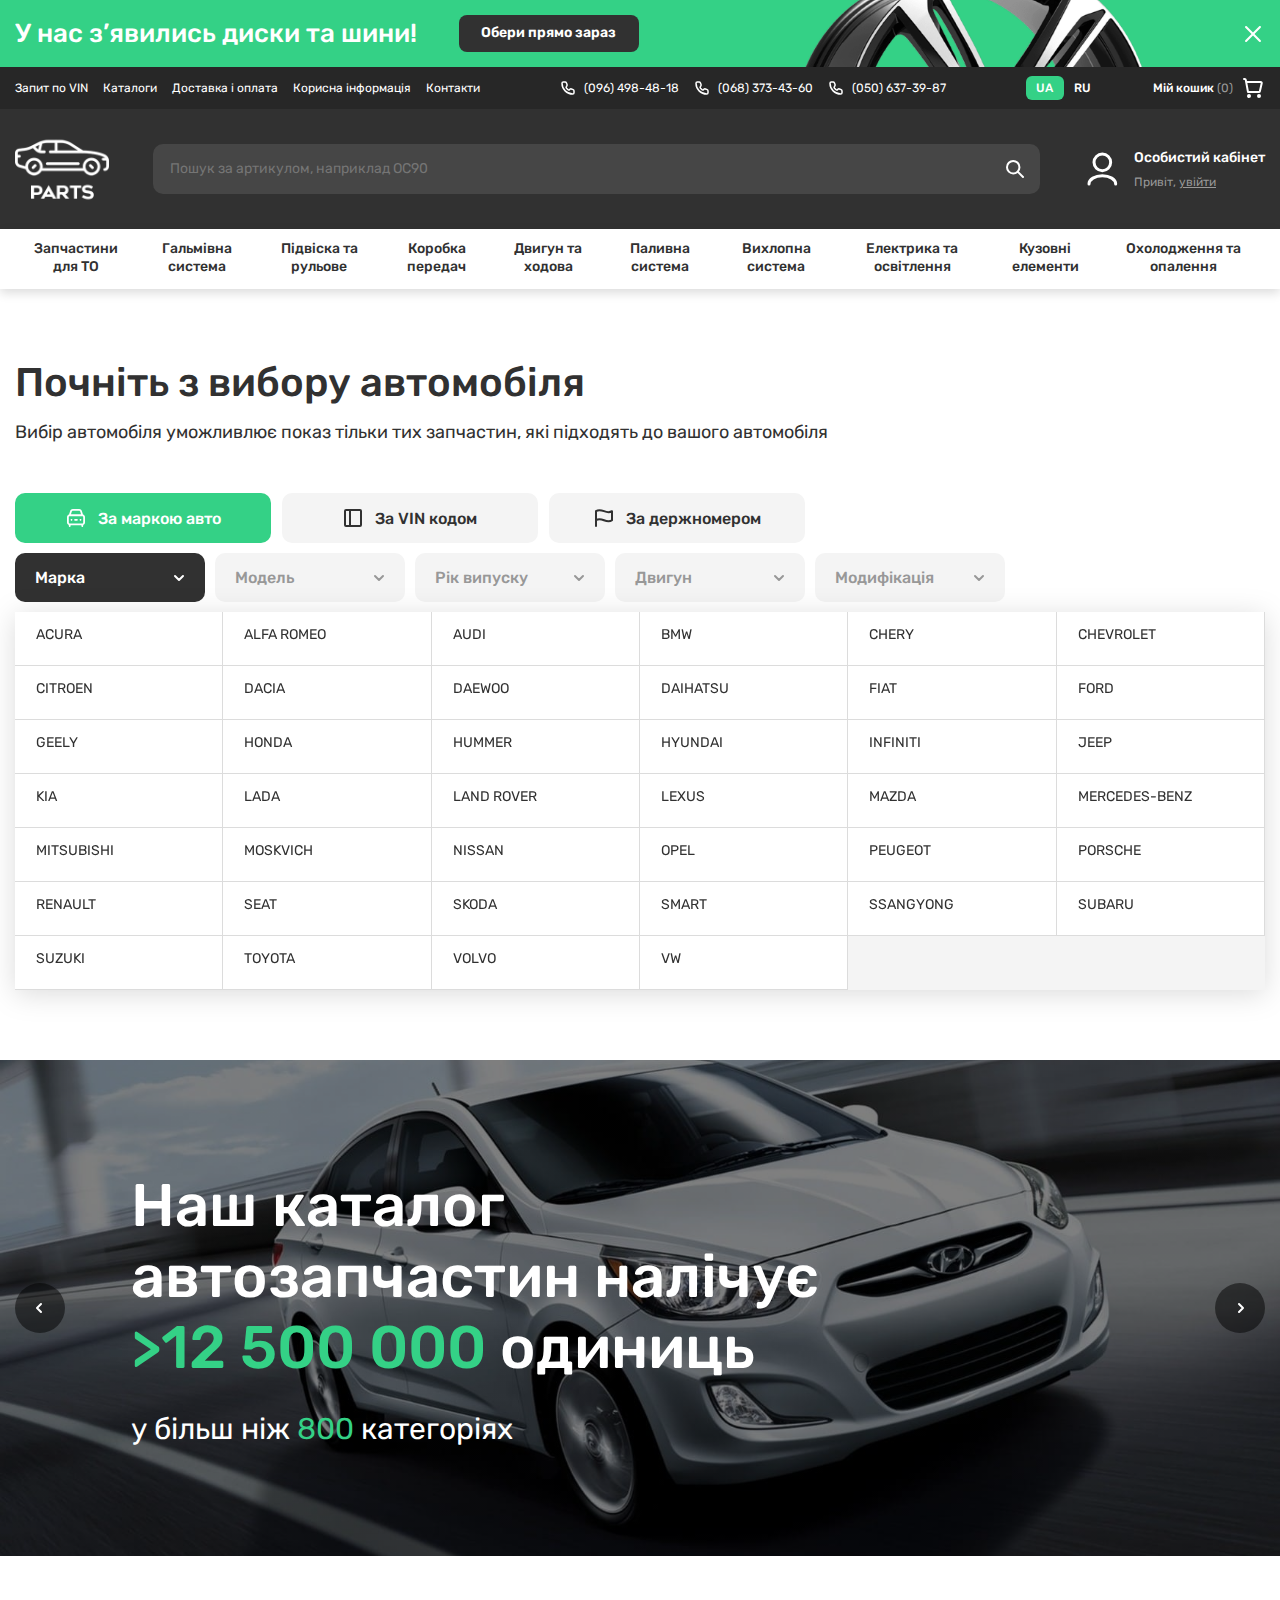
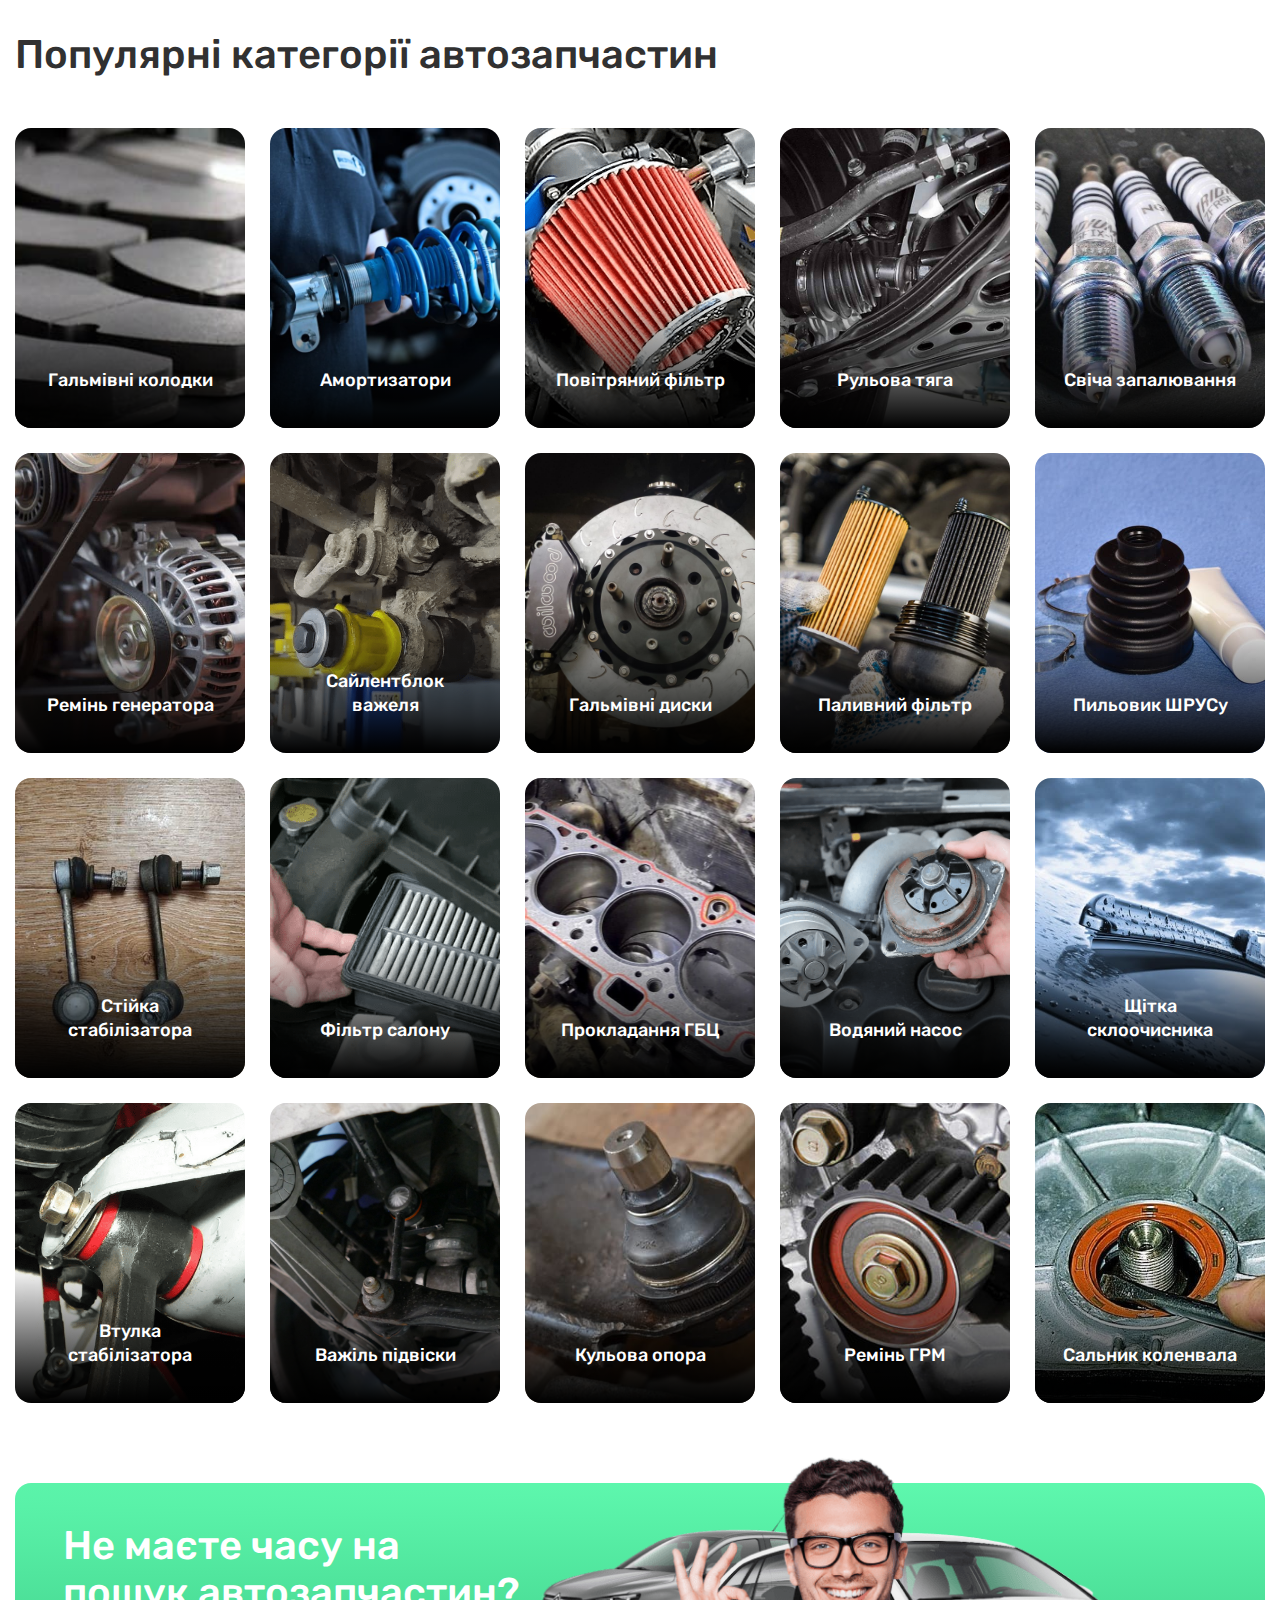
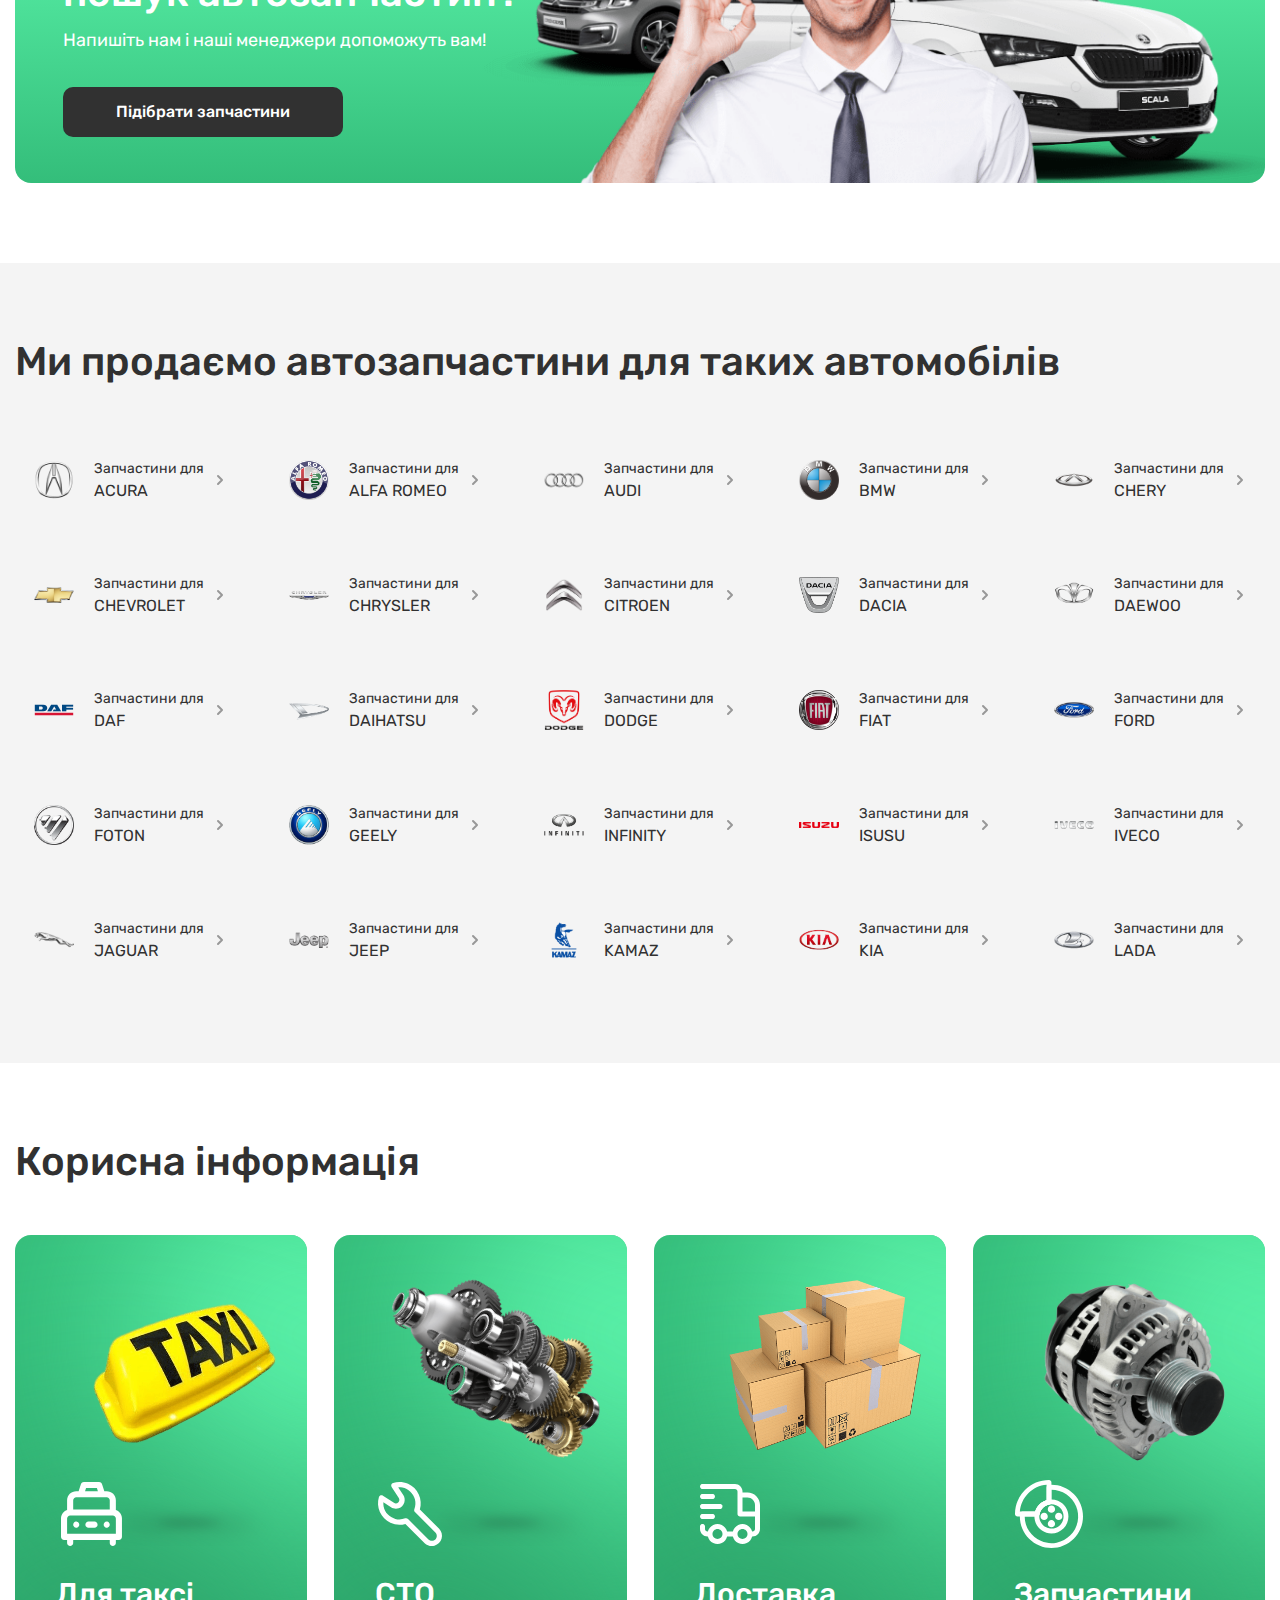
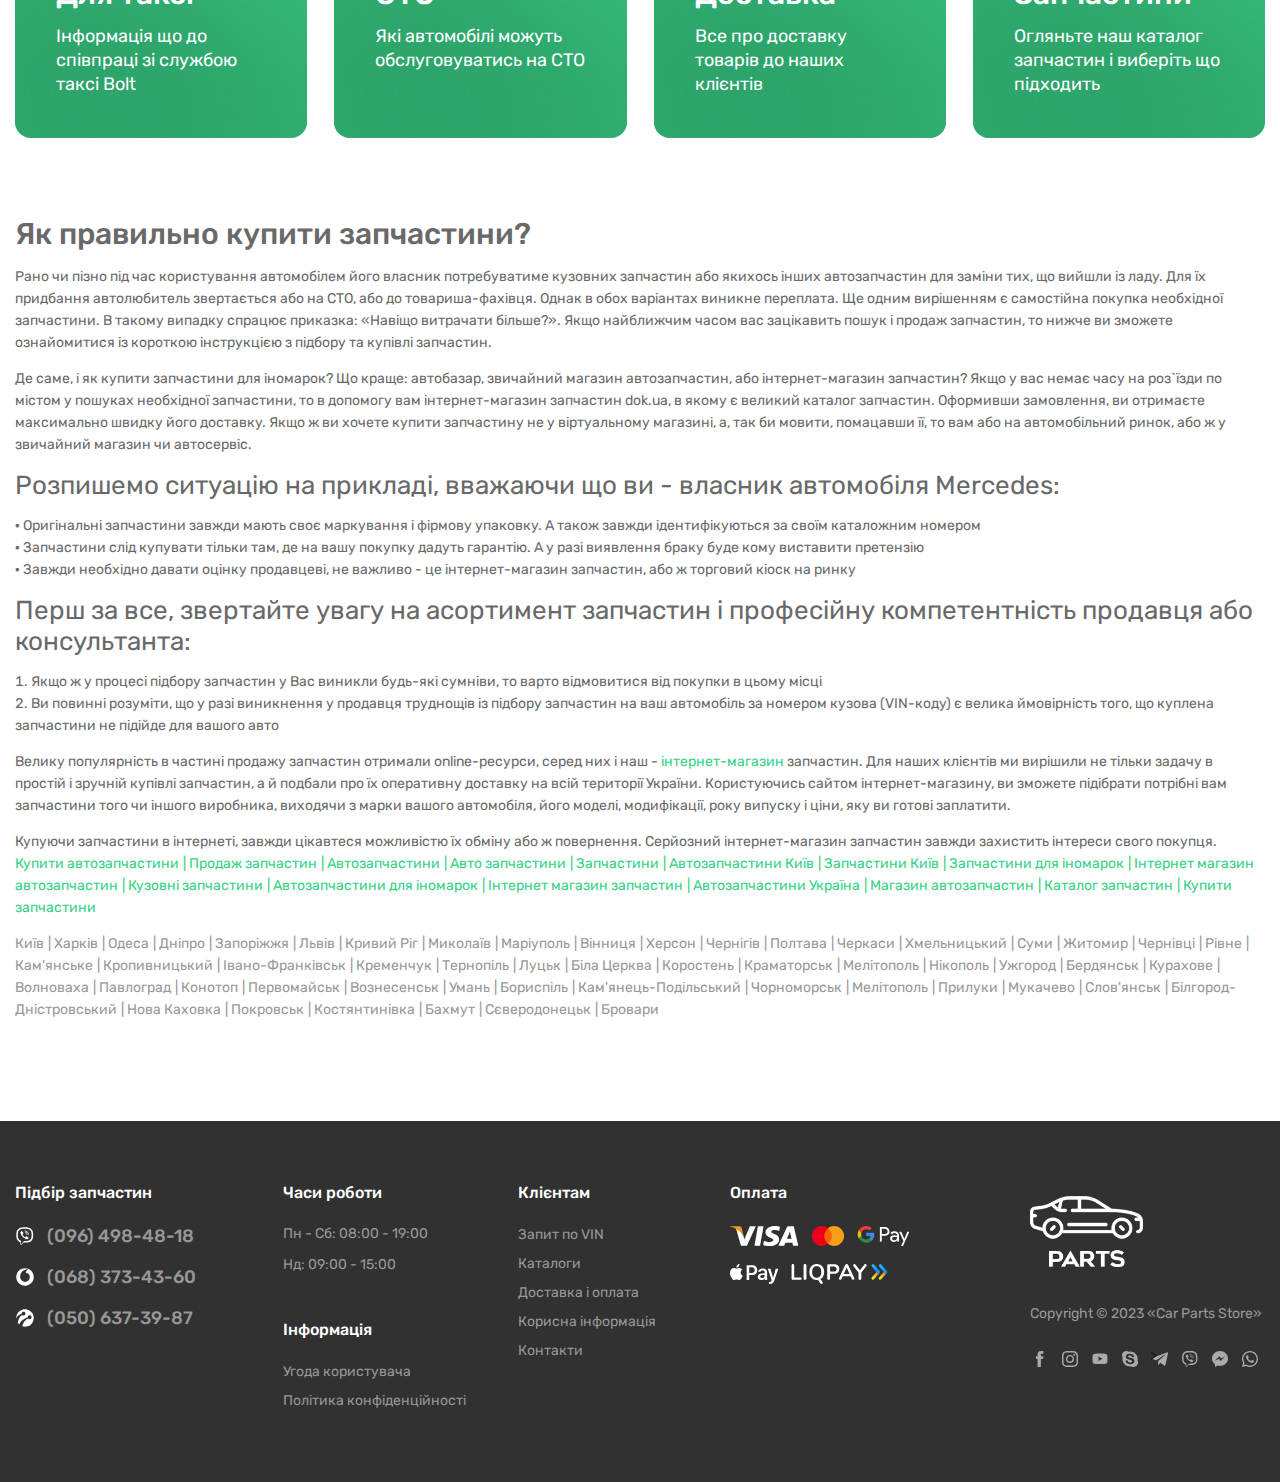
<file: index.html>
<!DOCTYPE html>
<html lang="uk">
	<head>
		<title>Car parts store</title>

		<meta charset="UTF-8">

		<!-- Fonts -->
		<link rel="preconnect" href="https://fonts.googleapis.com">
		<link rel="preconnect" href="https://fonts.gstatic.com" crossorigin>
		<link href="https://fonts.googleapis.com/css2?family=Rubik:ital,wght@0,300;0,400;0,500;0,600;0,700;0,800;0,900;1,300;1,400;1,500;1,600;1,700;1,800;1,900&display=swap" rel="stylesheet">

		<!-- Owl Carousel 2 -->
		<link rel="stylesheet" href="css/owl.carousel.min.css">
		<link rel="stylesheet" href="css/owl.theme.default.min.css">
		<!-- CSS -->
		<link rel="stylesheet" type="text/css" href="css/style.css">

		<meta name="viewport" content="width=device-width, initial-scale=1">

		<meta name="format-detection" content="telephone=no">

		<meta name="robots" content="noindex">
	</head>
	<body>

		<header>

			<div class="header__ad">
				<div class="content-container">
					<div class="header__ad-container">
						<div class="header__ad-text-btn">
							<p>У нас з’явились диски та шини!</p>
							<a href="#">Обери прямо зараз</a>
						</div>
						<button class="header__ad-close" aria-label="Закрити" onClick="closeHeaderAd();"></button>
					</div>
				</div>
			</div>

			<div class="header__top">
				<div class="content-container">
					<div class="header__top-container">
						<div class="header__top-menu-tels-lang">
							<nav class="header__top-menu">
								<ul>
									<li><a href="#">Запит по VIN</a></li>
									<li><a href="#">Каталоги</a></li>
									<li><a href="#">Доставка і оплата</a></li>
									<li><a href="#">Корисна інформація</a></li>
									<li><a href="#">Контакти</a></li>
								</ul>
							</nav>
							<ul class="header__top-tels">
								<li><a href="#">(096) 498-48-18</a></li>
								<li><a href="#">(068) 373-43-60</a></li>
								<li><a href="#">(050) 637-39-87</a></li>
							</ul>
							<div class="header__top-lang">
								<span>UA</span>
								<a href="#">RU</a>
							</div>
						</div>
						<div class="header__top-cart">
							<a href="#">Мій кошик <span>0</span></a>
						</div>
					</div>
				</div>
			</div>

			<div class="header__center">
				<div class="content-container">
					<div class="header__center-container">
						<a href="index.html" class="header__center-logo">
							<img src="img/logo.png" alt="Logo">
						</a>
						<div class="header__center-search">
							<form action="#">
								<input type="text" placeholder="Пошук за артикулом, наприклад ОС90">
								<button aria-label="Пошук"></button>
							</form>
						</div>
						<a href="#" class="header__center-account">
							<img src="img/account.svg" alt="Аватар">
							<span>Особистий кабінет</span>
							<span>Привіт, <span>увійти</span></span>
						</a>
					</div>
				</div>
			</div>

			<div class="header__bottom">
				<div class="content-container">
					<div class="header__bottom-container">
						<div class="header__bottom-burger">
							<button aria-label="Меню" onClick="burgerMenu();">
								<span></span>
								<span></span>
								<span></span>
							</button>
						</div>
						<div class="header__bottom-menu">
							<ul>
								<li>
									<span>Запчастини для ТО</span>
									<div class="header__bottom-menu-sub">
										<div>
											<span>Деталі для технічного обслуговування</span>
											<ul>
												<li><a href="#">Гальмівні колодки</a></li>
												<li><a href="#">Гальмівні диски</a></li>
												<li><a href="#">Ремінь ГРМ</a></li>
												<li><a href="#">Свіча запалювання</a></li>
												<li><a href="#">Комплект ременів ГРМ</a></li>
											</ul>
										</div>
										<div>
											<span>Гальмівні елементи</span>
											<ul>
												<li><a href="#">Гальмівні колодки</a></li>
												<li><a href="#">Гальмівні диски</a></li>
												<li><a href="#">Комплект ременів ГРМ</a></li>
												<li><a href="#">Свіча запалювання</a></li>
												<li><a href="#">Комплект ременів ГРМ</a></li>
											</ul>
										</div>
									</div>
								</li>
								<li>
									<span>Гальмівна система</span>
									<div class="header__bottom-menu-sub">
										<div>
											<span>Гальмівні елементи</span>
											<ul>
												<li><a href="#">Гальмівні колодки</a></li>
												<li><a href="#">Гальмівні диски</a></li>
												<li><a href="#">Комплект ременів ГРМ</a></li>
												<li><a href="#">Свіча запалювання</a></li>
												<li><a href="#">Комплект ременів ГРМ</a></li>
												<li><a href="#">Гальмівні колодки</a></li>
												<li><a href="#">Гальмівні диски</a></li>
												<li><a href="#">Lorem ipsum dolor sit, amet consectetur, adipisicing elit.</a></li>
												<li><a href="#">Свіча запалювання</a></li>
												<li><a href="#">Комплект ременів ГРМ</a></li>
											</ul>
										</div>
									</div>
								</li>
								<li>
									<span>Підвіска та рульове</span>
									<div class="header__bottom-menu-sub">
										<div>
											<span>Гальмівні елементи</span>
											<ul>
												<li><a href="#">Гальмівні колодки</a></li>
												<li><a href="#">Гальмівні диски</a></li>
												<li><a href="#">Свіча запалювання</a></li>
												<li><a href="#">Комплект ременів ГРМ</a></li>
												<li><a href="#">Гальмівні колодки</a></li>
												<li><a href="#">Комплект ременів ГРМ</a></li>
												<li><a href="#">Гальмівні диски</a></li>
												<li><a href="#">Свіча запалювання</a></li>
												<li><a href="#">Комплект ременів ГРМ</a></li>
											</ul>
										</div>
										<div>
											<span>Гальмівні елементи</span>
											<ul>
												<li><a href="#">Гальмівні колодки</a></li>
												<li><a href="#">Гальмівні диски</a></li>
												<li><a href="#">Комплект ременів ГРМ</a></li>
												<li><a href="#">Свіча запалювання</a></li>
												<li><a href="#">Комплект ременів ГРМ</a></li>
											</ul>
										</div>
										<div>
											<span>Гальмівні елементи</span>
											<ul>
												<li><a href="#">Гальмівні колодки</a></li>
												<li><a href="#">Гальмівні диски</a></li>
												<li><a href="#">Свіча запалювання</a></li>
												<li><a href="#">Комплект ременів ГРМ</a></li>
											</ul>
										</div>
									</div>
								</li>
								<li>
									<span>Коробка передач</span>
									<div class="header__bottom-menu-sub">
										<div>
											<span>Гальмівні елементи</span>
											<ul>
												<li><a href="#">Гальмівні колодки</a></li>
												<li><a href="#">Гальмівні диски</a></li>
												<li><a href="#">Свіча запалювання</a></li>
												<li><a href="#">Гальмівні диски</a></li>
												<li><a href="#">Комплект ременів ГРМ</a></li>
												<li><a href="#">Гальмівні диски</a></li>
											</ul>
										</div>
										<div>
											<span>Гальмівні елементи</span>
											<ul>
												<li><a href="#">Гальмівні колодки</a></li>
												<li><a href="#">Гальмівні диски</a></li>
												<li><a href="#">Свіча запалювання</a></li>
												<li><a href="#">Гальмівні диски</a></li>
												<li><a href="#">Комплект ременів ГРМ</a></li>
												<li><a href="#">Гальмівні диски</a></li>
											</ul>
										</div>
									</div>
								</li>
								<li>
									<span>Двигун та ходова</span>
									<div class="header__bottom-menu-sub header__bottom-menu-sub_right">
										<div>
											<span>Деталі для технічного обслуговування</span>
											<ul>
												<li><a href="#">Гальмівні колодки</a></li>
												<li><a href="#">Гальмівні диски</a></li>
												<li><a href="#">Ремінь ГРМ</a></li>
												<li><a href="#">Свіча запалювання</a></li>
												<li><a href="#">Комплект ременів ГРМ</a></li>
												<li><a href="#">Гальмівні колодки</a></li>
												<li><a href="#">Гальмівні диски</a></li>
												<li><a href="#">Ремінь ГРМ</a></li>
												<li><a href="#">Свіча запалювання</a></li>
												<li><a href="#">Комплект ременів ГРМ</a></li>
												<li><a href="#">Гальмівні колодки</a></li>
												<li><a href="#">Гальмівні диски</a></li>
												<li><a href="#">Ремінь ГРМ</a></li>
												<li><a href="#">Свіча запалювання</a></li>
												<li><a href="#">Комплект ременів ГРМ</a></li>
												<li><a href="#">Гальмівні колодки</a></li>
												<li><a href="#">Гальмівні диски</a></li>
												<li><a href="#">Ремінь ГРМ</a></li>
												<li><a href="#">Свіча запалювання</a></li>
												<li><a href="#">Комплект ременів ГРМ</a></li>
											</ul>
										</div>
										<div>
											<span>Гальмівні елементи</span>
											<ul>
												<li><a href="#">Гальмівні колодки</a></li>
												<li><a href="#">Гальмівні диски</a></li>
												<li><a href="#">Комплект ременів ГРМ</a></li>
												<li><a href="#">Свіча запалювання</a></li>
												<li><a href="#">Комплект ременів ГРМ</a></li>
											</ul>
										</div>
										<div>
											<span>Деталі для технічного обслуговування</span>
											<ul>
												<li><a href="#">Гальмівні колодки</a></li>
												<li><a href="#">Гальмівні диски</a></li>
												<li><a href="#">Ремінь ГРМ</a></li>
												<li><a href="#">Свіча запалювання</a></li>
												<li><a href="#">Комплект ременів ГРМ</a></li>
											</ul>
										</div>
									</div>
								</li>
								<li>
									<span>Паливна система</span>
									<div class="header__bottom-menu-sub">
										<div>
											<span>Гальмівні елементи</span>
											<ul>
												<li><a href="#">Гальмівні колодки</a></li>
												<li><a href="#">Гальмівні диски</a></li>
												<li><a href="#">Комплект ременів ГРМ</a></li>
												<li><a href="#">Свіча запалювання</a></li>
												<li><a href="#">Комплект ременів ГРМ</a></li>
											</ul>
										</div>
									</div>
								</li>
								<li>
									<span>Вихлопна система</span>
									<div class="header__bottom-menu-sub">
										<div>
											<span>Гальмівні елементи</span>
											<ul>
												<li><a href="#">Гальмівні колодки</a></li>
												<li><a href="#">Гальмівні диски</a></li>
												<li><a href="#">Свіча запалювання</a></li>
												<li><a href="#">Комплект ременів ГРМ</a></li>
											</ul>
											<span>Елементи</span>
											<ul>
												<li><a href="#">Гальмівні колодки</a></li>
												<li><a href="#">Гальмівні диски</a></li>
											</ul>
										</div>
									</div>
								</li>
								<li>
									<span>Електрика та освітлення</span>
									<div class="header__bottom-menu-sub">
										<div>
											<span>Гальмівні елементи</span>
											<ul>
												<li><a href="#">Гальмівні колодки</a></li>
												<li><a href="#">Гальмівні диски</a></li>
												<li><a href="#">Свіча запалювання</a></li>
												<li><a href="#">Комплект ременів ГРМ</a></li>
												<li><a href="#">Гальмівні колодки</a></li>
												<li><a href="#">Гальмівні диски</a></li>
												<li><a href="#">Ремінь ГРМ</a></li>
												<li><a href="#">Свіча запалювання</a></li>
												<li><a href="#">Комплект ременів ГРМ</a></li>
												<li><a href="#">Гальмівні колодки</a></li>
												<li><a href="#">Гальмівні диски</a></li>
												<li><a href="#">Свіча запалювання</a></li>
											</ul>
										</div>
									</div>
								</li>
								<li>
									<span>Кузовні елементи</span>
									<div class="header__bottom-menu-sub header__bottom-menu-sub_right">
										<div>
											<span>Гальмівні елементи</span>
											<ul>
												<li><a href="#">Гальмівні колодки</a></li>
												<li><a href="#">Гальмівні диски</a></li>
												<li><a href="#">Свіча запалювання</a></li>
												<li><a href="#">Комплект ременів ГРМ</a></li>
												<li><a href="#">Гальмівні колодки</a></li>
												<li><a href="#">Гальмівні диски</a></li>
												<li><a href="#">Свіча запалювання</a></li>
												<li><a href="#">Комплект ременів ГРМ</a></li>
											</ul>
										</div>
										<div>
											<span>Гальмівні елементи</span>
											<ul>
												<li><a href="#">Гальмівні колодки</a></li>
												<li><a href="#">Гальмівні диски</a></li>
												<li><a href="#">Комплект ременів ГРМ</a></li>
												<li><a href="#">Свіча запалювання</a></li>
												<li><a href="#">Комплект ременів ГРМ</a></li>
											</ul>
											<span>Гальмівні елементи</span>
											<ul>
												<li><a href="#">Гальмівні колодки</a></li>
												<li><a href="#">Гальмівні диски</a></li>
												<li><a href="#">Свіча запалювання</a></li>
												<li><a href="#">Комплект ременів ГРМ</a></li>
												<li><a href="#">Гальмівні колодки</a></li>
												<li><a href="#">Гальмівні диски</a></li>
												<li><a href="#">Свіча запалювання</a></li>
												<li><a href="#">Комплект ременів ГРМ</a></li>
											</ul>
										</div>
									</div>
								</li>
								<li>
									<span>Охолодження та опалення</span>
									<div class="header__bottom-menu-sub header__bottom-menu-sub_right">
										<div>
											<span>Гальмівні елементи</span>
											<ul>
												<li><a href="#">Гальмівні колодки</a></li>
												<li><a href="#">Гальмівні диски</a></li>
												<li><a href="#">Свіча запалювання</a></li>
												<li><a href="#">Комплект ременів ГРМ</a></li>
												<li><a href="#">Гальмівні колодки</a></li>
												<li><a href="#">Гальмівні диски</a></li>
											</ul>
										</div>
										<div>
											<span>Гальмівні елементи</span>
											<ul>
												<li><a href="#">Гальмівні колодки</a></li>
												<li><a href="#">Гальмівні диски</a></li>
												<li><a href="#">Свіча запалювання</a></li>
											</ul>
											<span>Гальмівні елементи</span>
											<ul>
												<li><a href="#">Гальмівні колодки</a></li>
												<li><a href="#">Гальмівні диски</a></li>
											</ul>
										</div>
										<div>
											<span>Гальмівні елементи</span>
											<ul>
												<li><a href="#">Гальмівні колодки</a></li>
												<li><a href="#">Гальмівні диски</a></li>
												<li><a href="#">Свіча запалювання</a></li>
												<li><a href="#">Комплект ременів ГРМ</a></li>
												<li><a href="#">Гальмівні колодки</a></li>
												<li><a href="#">Гальмівні диски</a></li>
												<li><a href="#">Свіча запалювання</a></li>
												<li><a href="#">Комплект ременів ГРМ</a></li>
											</ul>
										</div>
									</div>
								</li>
							</ul>
						</div>
					</div>
				</div>
			</div>

		</header>

		<main class="main">
			
			<section class="car-choice">
				<div class="content-container">
					<div class="car-choice__container">
						<h1>Почніть з вибору автомобіля</h1>
						<p class="p_18-21">Вибір автомобіля уможливлює показ тільки тих запчастин, які підходять до вашого автомобіля</p>
						<div class="car-choice__tabs1">
							<div class="car-choice__tabs1-btns">
								<button onClick="switchTabs1(1);" class="active">
									<svg viewBox="0 0 20 20" fill="none" xmlns="http://www.w3.org/2000/svg"> <path d="M15.328 11.513C15.3083 11.4557 15.2811 11.4012 15.247 11.351L15.139 11.216L15.004 11.108C14.9538 11.074 14.8994 11.0467 14.842 11.027C14.7884 10.9996 14.7306 10.9814 14.671 10.973C14.5264 10.9441 14.3769 10.9511 14.2357 10.9935C14.0944 11.0358 13.9658 11.1123 13.861 11.216C13.8223 11.2588 13.7862 11.3039 13.753 11.351C13.7189 11.4012 13.6917 11.4557 13.672 11.513C13.6461 11.564 13.6279 11.6186 13.618 11.675C13.6136 11.7349 13.6136 11.7951 13.618 11.855C13.619 12.0911 13.7127 12.3174 13.879 12.485C13.9622 12.5721 14.0636 12.6397 14.176 12.683C14.2786 12.7269 14.3885 12.7513 14.5 12.755C14.7387 12.755 14.9676 12.6602 15.1364 12.4914C15.3052 12.3226 15.4 12.0937 15.4 11.855C15.4044 11.7951 15.4044 11.7349 15.4 11.675C15.3845 11.6176 15.3602 11.563 15.328 11.513ZM16.984 6.45402L15.76 2.80002C15.5733 2.27193 15.227 1.81497 14.769 1.49246C14.311 1.16996 13.7641 0.997861 13.204 1.00002H6.796C6.23588 0.997861 5.68895 1.16996 5.23099 1.49246C4.77303 1.81497 4.4267 2.27193 4.24 2.80002L3.016 6.45402C2.44029 6.60478 1.93052 6.94152 1.56595 7.41189C1.20137 7.88226 1.00241 8.45991 1 9.05502L1 14.5C1.00157 15.057 1.17539 15.6 1.49764 16.0544C1.8199 16.5087 2.27481 16.8523 2.8 17.038V18.1C2.8 18.3387 2.89482 18.5676 3.0636 18.7364C3.23239 18.9052 3.4613 19 3.7 19C3.93869 19 4.16761 18.9052 4.3364 18.7364C4.50518 18.5676 4.6 18.3387 4.6 18.1V17.2H15.4V18.1C15.4 18.3387 15.4948 18.5676 15.6636 18.7364C15.8324 18.9052 16.0613 19 16.3 19C16.5387 19 16.7676 18.9052 16.9364 18.7364C17.1052 18.5676 17.2 18.3387 17.2 18.1V17.038C17.7252 16.8523 18.1801 16.5087 18.5024 16.0544C18.8246 15.6 18.9984 15.057 19 14.5V9.05502C18.9976 8.45991 18.7986 7.88226 18.4341 7.41189C18.0695 6.94152 17.5597 6.60478 16.984 6.45402ZM5.941 3.36702C6.00138 3.18826 6.11641 3.033 6.26983 2.92318C6.42326 2.81336 6.60732 2.75453 6.796 2.75502H13.204C13.4003 2.74478 13.5945 2.79905 13.757 2.90956C13.9195 3.02007 14.0414 3.18074 14.104 3.36702L15.049 6.35502H4.951L5.941 3.36702ZM17.2 14.5C17.2 14.7387 17.1052 14.9676 16.9364 15.1364C16.7676 15.3052 16.5387 15.4 16.3 15.4H3.7C3.4613 15.4 3.23239 15.3052 3.0636 15.1364C2.89482 14.9676 2.8 14.7387 2.8 14.5V9.05502C2.8 8.81633 2.89482 8.58741 3.0636 8.41862C3.23239 8.24984 3.4613 8.15502 3.7 8.15502H16.3C16.5387 8.15502 16.7676 8.24984 16.9364 8.41862C17.1052 8.58741 17.2 8.81633 17.2 9.05502V14.5ZM10.9 10.955H9.1C8.8613 10.955 8.63239 11.0498 8.4636 11.2186C8.29482 11.3874 8.2 11.6163 8.2 11.855C8.2 12.0937 8.29482 12.3226 8.4636 12.4914C8.63239 12.6602 8.8613 12.755 9.1 12.755H10.9C11.1387 12.755 11.3676 12.6602 11.5364 12.4914C11.7052 12.3226 11.8 12.0937 11.8 11.855C11.8 11.6163 11.7052 11.3874 11.5364 11.2186C11.3676 11.0498 11.1387 10.955 10.9 10.955ZM6.328 11.513C6.3083 11.4557 6.28106 11.4012 6.247 11.351L6.139 11.216C6.01244 11.0911 5.85172 11.0065 5.67713 10.9729C5.50254 10.9393 5.3219 10.9581 5.158 11.027C5.04752 11.0699 4.94659 11.1341 4.861 11.216C4.8223 11.2588 4.78623 11.3039 4.753 11.351C4.71894 11.4012 4.6917 11.4557 4.672 11.513C4.63978 11.563 4.6155 11.6176 4.6 11.675C4.59558 11.7349 4.59558 11.7951 4.6 11.855C4.60075 12.033 4.65426 12.2068 4.75376 12.3544C4.85327 12.502 4.9943 12.6167 5.15903 12.6842C5.32376 12.7516 5.50479 12.7687 5.67922 12.7332C5.85365 12.6978 6.01366 12.6114 6.139 12.485C6.30527 12.3174 6.39901 12.0911 6.4 11.855C6.40442 11.7951 6.40442 11.7349 6.4 11.675C6.3845 11.6176 6.36022 11.563 6.328 11.513Z"/> </svg>
									<span>За маркою авто</span>
								</button>
								<button onClick="switchTabs1(2);">
									<svg viewBox="0 0 20 20" fill="none" xmlns="http://www.w3.org/2000/svg"> <path d="M7 18V2M18 3V17C18 17.5523 17.5523 18 17 18H3C2.44771 18 2 17.5523 2 17L2 3C2 2.44772 2.44772 2 3 2L17 2C17.5523 2 18 2.44772 18 3Z" stroke-width="2" stroke-linecap="round" stroke-linejoin="round"/> </svg>
									<span>За VIN кодом</span>
								</button>
								<button onClick="switchTabs1(3);">
									<svg viewBox="0 0 20 20" fill="none" xmlns="http://www.w3.org/2000/svg"> <path d="M2 18V3.77778M2 12.2771C7.81818 8.23319 12.1818 16.321 18 12.2771V3.16737C12.1818 7.21125 7.81818 -0.876515 2 3.16737V12.2771Z" stroke-width="2" stroke-linecap="round" stroke-linejoin="round"/> </svg>
									<span>За держномером</span>
								</button>
							</div>
							<div class="car-choice__tabs1-content car-choice__tabs2 open">
								<div class="car-choice__tabs2-btns">
									<button onClick="swithTabs2(1, this);" data-text="Марка">Марка</button>
									<button onClick="swithTabs2(2, this);" data-text="Модель" disabled>Модель</button>
									<button onClick="swithTabs2(3, this);" data-text="Рік випуску" disabled>Рік випуску</button>
									<button onClick="swithTabs2(4, this);" data-text="Двигун" disabled>Двигун</button>
									<button onClick="swithTabs2(5, this);" data-text="Модифікація" disabled>Модифікація</button>
								</div>
								<div class="car-choice__tabs2-content car-choice__tabs2-content_table6">
									<button onclick="swithTabs2(2, this);">ACURA</button>
									<button onclick="swithTabs2(2, this);">ALFA ROMEO</button>
									<button onclick="swithTabs2(2, this);">AUDI</button>
									<button onclick="swithTabs2(2, this);">BMW</button>
									<button onclick="swithTabs2(2, this);">CHERY</button>
									<button onclick="swithTabs2(2, this);">CHEVROLET</button>
									<button onclick="swithTabs2(2, this);">CITROEN</button>
									<button onclick="swithTabs2(2, this);">DACIA</button>
									<button onclick="swithTabs2(2, this);">DAEWOO</button>
									<button onclick="swithTabs2(2, this);">DAIHATSU</button>
									<button onclick="swithTabs2(2, this);">FIAT</button>
									<button onclick="swithTabs2(2, this);">FORD</button>
									<button onclick="swithTabs2(2, this);">GEELY</button>
									<button onclick="swithTabs2(2, this);">HONDA</button>
									<button onclick="swithTabs2(2, this);">HUMMER</button>
									<button onclick="swithTabs2(2, this);">HYUNDAI</button>
									<button onclick="swithTabs2(2, this);">INFINITI</button>
									<button onclick="swithTabs2(2, this);">JEEP</button>
									<button onclick="swithTabs2(2, this);">KIA</button>
									<button onclick="swithTabs2(2, this);">LADA</button>
									<button onclick="swithTabs2(2, this);">LAND ROVER</button>
									<button onclick="swithTabs2(2, this);">LEXUS</button>
									<button onclick="swithTabs2(2, this);">MAZDA</button>
									<button onclick="swithTabs2(2, this);">MERCEDES-BENZ</button>
									<button onclick="swithTabs2(2, this);">MITSUBISHI</button>
									<button onclick="swithTabs2(2, this);">MOSKVICH</button>
									<button onclick="swithTabs2(2, this);">NISSAN</button>
									<button onclick="swithTabs2(2, this);">OPEL</button>
									<button onclick="swithTabs2(2, this);">PEUGEOT</button>
									<button onclick="swithTabs2(2, this);">PORSCHE</button>
									<button onclick="swithTabs2(2, this);">RENAULT</button>
									<button onclick="swithTabs2(2, this);">SEAT</button>
									<button onclick="swithTabs2(2, this);">SKODA</button>
									<button onclick="swithTabs2(2, this);">SMART</button>
									<button onclick="swithTabs2(2, this);">SSANGYONG</button>
									<button onclick="swithTabs2(2, this);">SUBARU</button>
									<button onclick="swithTabs2(2, this);">SUZUKI</button>
									<button onclick="swithTabs2(2, this);">TOYOTA</button>
									<button onclick="swithTabs2(2, this);">VOLVO</button>
									<button onclick="swithTabs2(2, this);">VW</button>
								</div>
							</div>
							<div class="car-choice__tabs1-content car-choice__v-n">
								<p class="p_18-21">ВВЕДІТЬ VIN-КОД СВОГО АВТОМОБІЛЯ</p>
								<div class="car-choice__v-n-input">
									<input type="text" placeholder="5J6YH18727L002936">
									<button>Знайти</button>
								</div>
							</div>
							<div class="car-choice__tabs1-content car-choice__v-n">
								<p class="p_18-21">ВВЕДІТЬ ДЕРЖ.НОМЕР СВОГО АВТОМОБІЛЯ</p>
								<div class="car-choice__v-n-input">
									<input type="text" placeholder="КА1234AA">
									<button>Знайти</button>
								</div>
							</div>
						</div>
					</div>
				</div>
			</section>


			<div class="swiper-fullwidth owl-carousel owl-theme">
				<div class="swiper-fullwidth__slide item">
					<div class="swiper-fullwidth__image">
						<img src="img/swiper_image_1.jpg" alt="Swiper image">
					</div>
					<div class="swiper-fullwidth__slide-container">
						<p class="swiper-fullwidth__title">Наш каталог автозапчастин налічує <span>>12 500 000</span> одиниць</p>
						<p class="swiper-fullwidth__text">у більш ніж <span>800</span> категоріях</p>
					</div>
				</div>
				<div class="swiper-fullwidth__slide item">
					<div class="swiper-fullwidth__image">
						<img src="img/swiper_image_2.jpg" alt="Swiper image">
					</div>
					<div class="swiper-fullwidth__slide-container">
						<p class="swiper-fullwidth__title">Lorem ipsum dolor sit amet <span>consectetur</span> adipisicing elit</p>
						<p class="swiper-fullwidth__text">у більш ніж <span>800</span> категоріях</p>
					</div>	
				</div>
			</div>

			<section>
				<div class="content-container">
					<h2 class="h2_pt75-pb50 h2_mw360-center">Популярні категорії автозапчастин</h2>
					<div class="category-cards-grid">
						<a href="#">
							<img src="img/category_1.jpg" alt="Category image">
							<p>Гальмівні колодки</p>
						</a>
						<a href="#">
							<img src="img/category_2.jpg" alt="Category image">
							<p>Амортизатори</p>
						</a>
						<a href="#">
							<img src="img/category_3.png" alt="Category image">
							<p>Повітряний фільтр</p>
						</a>
						<a href="#">
							<img src="img/category_4.jpg" alt="Category image">
							<p>Рульова тяга</p>
						</a>
						<a href="#">
							<img src="img/category_5.jpg" alt="Category image">
							<p>Свіча запалювання</p>
						</a>
						<a href="#">
							<img src="img/category_6.jpg" alt="Category image">
							<p>Ремінь генератора</p>
						</a>
						<a href="#">
							<img src="img/category_7.png" alt="Category image">
							<p>Сайлентблок важеля</p>
						</a>
						<a href="#">
							<img src="img/category_8.jpg" alt="Category image">
							<p>Гальмівні диски</p>
						</a>
						<a href="#">
							<img src="img/category_9.jpg" alt="Category image">
							<p>Паливний фільтр</p>
						</a>
						<a href="#">
							<img src="img/category_10.jpg" alt="Category image">
							<p>Пильовик ШРУСу</p>
						</a>
						<a href="#">
							<img src="img/category_11.jpg" alt="Category image">
							<p>Стійка стабілізатора</p>
						</a>
						<a href="#">
							<img src="img/category_12.png" alt="Category image">
							<p>Фільтр салону</p>
						</a>
						<a href="#">
							<img src="img/category_13.jpg" alt="Category image">
							<p>Прокладання ГБЦ</p>
						</a>
						<a href="#">
							<img src="img/category_14.png" alt="Category image">
							<p>Водяний насос</p>
						</a>
						<a href="#">
							<img src="img/category_15.jpg" alt="Category image">
							<p>Щітка склоочисника</p>
						</a>
						<a href="#">
							<img src="img/category_16.png" alt="Category image">
							<p>Втулка стабілізатора</p>
						</a>
						<a href="#">
							<img src="img/category_17.jpg" alt="Category image">
							<p>Важіль підвіски</p>
						</a>
						<a href="#">
							<img src="img/category_18.jpg" alt="Category image">
							<p>Кульова опора</p>
						</a>
						<a href="#">
							<img src="img/category_19.jpg" alt="Category image">
							<p>Ремінь ГРМ</p>
						</a>
						<a href="#">
							<img src="img/category_20.jpg" alt="Category image">
							<p>Сальник коленвала</p>
						</a>
					</div>
				</div>
			</section>

			<section class="contact-us pt-pb-80">
				<div class="content-container">
					<div class="contact-us__container">
						<h2>Не маєте часу на пошук автозапчастин?</h2>
						<p class="p_18-21">Напишіть нам і наші менеджери допоможуть вам!</p>
						<a href="#">Підібрати запчастини</a>
						<img src="img/2cars-man.png" alt="Background image">
					</div>
				</div>

			</section>

			<section class="bg_F4F4F4 pb-78">
				<div class="content-container">
					<h2 class="h2_pt75-pb50 h2_mw510-center">Ми продаємо автозапчастини для таких автомобілів</h2>
					<div class="car-parts-cards-grid">
						<a href="#" class="car-parts-card">
							<img src="img/car-logo_1.png" alt="Car logo">
							<div class="car-parts-card__txt-container">
								<p class="car-parts-card__text">Запчастини для</p>
								<p class="car-parts-card__car-name">ACURA</p>
							</div>
						</a>
						<a href="#" class="car-parts-card">
							<img src="img/car-logo_2.png" alt="Car logo">
							<div class="car-parts-card__txt-container">
								<p class="car-parts-card__text">Запчастини для</p>
								<p class="car-parts-card__car-name">ALFA ROMEO</p>
							</div>
						</a>
						<a href="#" class="car-parts-card">
							<img src="img/car-logo_3.png" alt="Car logo">
							<div class="car-parts-card__txt-container">
								<p class="car-parts-card__text">Запчастини для</p>
								<p class="car-parts-card__car-name">AUDI</p>
							</div>
						</a>
						<a href="#" class="car-parts-card">
							<img src="img/car-logo_4.png" alt="Car logo">
							<div class="car-parts-card__txt-container">
								<p class="car-parts-card__text">Запчастини для</p>
								<p class="car-parts-card__car-name">BMW</p>
							</div>
						</a>
						<a href="#" class="car-parts-card">
							<img src="img/car-logo_5.png" alt="Car logo">
							<div class="car-parts-card__txt-container">
								<p class="car-parts-card__text">Запчастини для</p>
								<p class="car-parts-card__car-name">CHERY</p>
							</div>
						</a>
						<a href="#" class="car-parts-card">
							<img src="img/car-logo_6.png" alt="Car logo">
							<div class="car-parts-card__txt-container">
								<p class="car-parts-card__text">Запчастини для</p>
								<p class="car-parts-card__car-name">CHEVROLET</p>
							</div>
						</a>
						<a href="#" class="car-parts-card">
							<img src="img/car-logo_7.png" alt="Car logo">
							<div class="car-parts-card__txt-container">
								<p class="car-parts-card__text">Запчастини для</p>
								<p class="car-parts-card__car-name">CHRYSLER</p>
							</div>
						</a>
						<a href="#" class="car-parts-card">
							<img src="img/car-logo_8.png" alt="Car logo">
							<div class="car-parts-card__txt-container">
								<p class="car-parts-card__text">Запчастини для</p>
								<p class="car-parts-card__car-name">CITROEN</p>
							</div>
						</a>
						<a href="#" class="car-parts-card">
							<img src="img/car-logo_9.png" alt="Car logo">
							<div class="car-parts-card__txt-container">
								<p class="car-parts-card__text">Запчастини для</p>
								<p class="car-parts-card__car-name">DACIA</p>
							</div>
						</a>
						<a href="#" class="car-parts-card">
							<img src="img/car-logo_10.png" alt="Car logo">
							<div class="car-parts-card__txt-container">
								<p class="car-parts-card__text">Запчастини для</p>
								<p class="car-parts-card__car-name">DAEWOO</p>
							</div>
						</a>
						<a href="#" class="car-parts-card">
							<img src="img/car-logo_11.png" alt="Car logo">
							<div class="car-parts-card__txt-container">
								<p class="car-parts-card__text">Запчастини для</p>
								<p class="car-parts-card__car-name">DAF</p>
							</div>
						</a>
						<a href="#" class="car-parts-card">
							<img src="img/car-logo_12.png" alt="Car logo">
							<div class="car-parts-card__txt-container">
								<p class="car-parts-card__text">Запчастини для</p>
								<p class="car-parts-card__car-name">DAIHATSU</p>
							</div>
						</a>
						<a href="#" class="car-parts-card">
							<img src="img/car-logo_13.png" alt="Car logo">
							<div class="car-parts-card__txt-container">
								<p class="car-parts-card__text">Запчастини для</p>
								<p class="car-parts-card__car-name">DODGE</p>
							</div>
						</a>
						<a href="#" class="car-parts-card">
							<img src="img/car-logo_14.png" alt="Car logo">
							<div class="car-parts-card__txt-container">
								<p class="car-parts-card__text">Запчастини для</p>
								<p class="car-parts-card__car-name">FIAT</p>
							</div>
						</a>
						<a href="#" class="car-parts-card">
							<img src="img/car-logo_15.png" alt="Car logo">
							<div class="car-parts-card__txt-container">
								<p class="car-parts-card__text">Запчастини для</p>
								<p class="car-parts-card__car-name">FORD</p>
							</div>
						</a>
						<a href="#" class="car-parts-card">
							<img src="img/car-logo_16.png" alt="Car logo">
							<div class="car-parts-card__txt-container">
								<p class="car-parts-card__text">Запчастини для</p>
								<p class="car-parts-card__car-name">FOTON</p>
							</div>
						</a>
						<a href="#" class="car-parts-card">
							<img src="img/car-logo_17.png" alt="Car logo">
							<div class="car-parts-card__txt-container">
								<p class="car-parts-card__text">Запчастини для</p>
								<p class="car-parts-card__car-name">GEELY</p>
							</div>
						</a>
						<a href="#" class="car-parts-card">
							<img src="img/car-logo_18.png" alt="Car logo">
							<div class="car-parts-card__txt-container">
								<p class="car-parts-card__text">Запчастини для</p>
								<p class="car-parts-card__car-name">INFINITY</p>
							</div>
						</a>
						<a href="#" class="car-parts-card">
							<img src="img/car-logo_19.png" alt="Car logo">
							<div class="car-parts-card__txt-container">
								<p class="car-parts-card__text">Запчастини для</p>
								<p class="car-parts-card__car-name">ISUSU</p>
							</div>
						</a>
						<a href="#" class="car-parts-card">
							<img src="img/car-logo_20.png" alt="Car logo">
							<div class="car-parts-card__txt-container">
								<p class="car-parts-card__text">Запчастини для</p>
								<p class="car-parts-card__car-name">IVECO</p>
							</div>
						</a>
						<a href="#" class="car-parts-card">
							<img src="img/car-logo_21.png" alt="Car logo">
							<div class="car-parts-card__txt-container">
								<p class="car-parts-card__text">Запчастини для</p>
								<p class="car-parts-card__car-name">JAGUAR</p>
							</div>
						</a>
						<a href="#" class="car-parts-card">
							<img src="img/car-logo_22.png" alt="Car logo">
							<div class="car-parts-card__txt-container">
								<p class="car-parts-card__text">Запчастини для</p>
								<p class="car-parts-card__car-name">JEEP</p>
							</div>
						</a>
						<a href="#" class="car-parts-card">
							<img src="img/car-logo_23.png" alt="Car logo">
							<div class="car-parts-card__txt-container">
								<p class="car-parts-card__text">Запчастини для</p>
								<p class="car-parts-card__car-name">KAMAZ</p>
							</div>
						</a>
						<a href="#" class="car-parts-card">
							<img src="img/car-logo_24.png" alt="Car logo">
							<div class="car-parts-card__txt-container">
								<p class="car-parts-card__text">Запчастини для</p>
								<p class="car-parts-card__car-name">KIA</p>
							</div>
						</a>
						<a href="#" class="car-parts-card">
							<img src="img/car-logo_25.png" alt="Car logo">
							<div class="car-parts-card__txt-container">
								<p class="car-parts-card__text">Запчастини для</p>
								<p class="car-parts-card__car-name">LADA</p>
							</div>
						</a>
					</div>
				</div>
			</section>

			<section class="pb-78">
				<div class="content-container">
					<h2 class="h2_pt75-pb50 h2_helpful-center">Корисна інформація</h2>
					<div class="helpful-info-cards-grid">
						<a href="#" class="helpful-info-card">
							<img class="helpful-info-card__image helpful-info-card__image_1" src="img/helpful-info_1.png" alt="Helpful image">
							<svg xmlns="http://www.w3.org/2000/svg" viewBox="0 0 70 70" fill="none"> <path d="M51.8724 42.8629C51.3144 42.6277 50.699 42.564 50.1048 42.68C49.9138 42.7134 49.7289 42.775 49.5562 42.8629C49.362 42.9296 49.1775 43.0218 49.0076 43.1371L48.5505 43.5029C47.9936 44.0869 47.6779 44.8598 47.6667 45.6667C47.6643 46.0678 47.7412 46.4654 47.8929 46.8367C48.0445 47.208 48.268 47.5457 48.5505 47.8305C48.8458 48.1087 49.1858 48.3353 49.5562 48.501C50.1141 48.7305 50.7276 48.7894 51.3189 48.67C51.9103 48.5507 52.4529 48.2585 52.8781 47.8305C53.1473 47.5342 53.3637 47.1941 53.5181 46.8248C53.6887 46.4631 53.7722 46.0664 53.7619 45.6667C53.7507 44.8598 53.435 44.0869 52.8781 43.5029C52.592 43.2206 52.2492 43.0025 51.8724 42.8629ZM59.8571 30.9771V21.2857C59.8571 18.8609 58.8939 16.5354 57.1793 14.8207C55.4646 13.1061 53.1391 12.1429 50.7143 12.1429H48.3371L45.9905 5.07239C45.786 4.46707 45.3965 3.94131 44.877 3.56943C44.3574 3.19755 43.7341 2.99836 43.0952 3.00001H27.8571C27.2182 2.99836 26.5949 3.19755 26.0754 3.56943C25.5559 3.94131 25.1664 4.46707 24.9619 5.07239L22.6152 12.1429H20.2381C17.8133 12.1429 15.4877 13.1061 13.7731 14.8207C12.0585 16.5354 11.0952 18.8609 11.0952 21.2857V30.9771C9.3168 31.6059 7.77638 32.7694 6.68515 34.308C5.59392 35.8466 5.0053 37.6851 5 39.5714V57.8571C5 58.6654 5.32109 59.4406 5.89263 60.0121C6.46417 60.5837 7.23934 60.9048 8.04762 60.9048H11.0952V63.9524C11.0952 64.7607 11.4163 65.5358 11.9879 66.1074C12.5594 66.6789 13.3346 67 14.1429 67C14.9511 67 15.7263 66.6789 16.2978 66.1074C16.8694 65.5358 17.1905 64.7607 17.1905 63.9524V60.9048H53.7619V63.9524C53.7619 64.7607 54.083 65.5358 54.6545 66.1074C55.2261 66.6789 56.0012 67 56.8095 67C57.6178 67 58.393 66.6789 58.9645 66.1074C59.536 65.5358 59.8571 64.7607 59.8571 63.9524V60.9048H62.9048C63.713 60.9048 64.4882 60.5837 65.0597 60.0121C65.6313 59.4406 65.9524 58.6654 65.9524 57.8571V39.5714C65.9471 37.6851 65.3585 35.8466 64.2672 34.308C63.176 32.7694 61.6356 31.6059 59.8571 30.9771ZM30.0514 9.09525H40.9009L41.9067 12.1429H29.0457L30.0514 9.09525ZM17.1905 21.2857C17.1905 20.4774 17.5116 19.7023 18.0831 19.1307C18.6546 18.5592 19.4298 18.2381 20.2381 18.2381H50.7143C51.5226 18.2381 52.2977 18.5592 52.8693 19.1307C53.4408 19.7023 53.7619 20.4774 53.7619 21.2857V30.4286H17.1905V21.2857ZM59.8571 54.8095H11.0952V39.5714C11.0952 38.7631 11.4163 37.988 11.9879 37.4164C12.5594 36.8449 13.3346 36.5238 14.1429 36.5238H56.8095C57.6178 36.5238 58.393 36.8449 58.9645 37.4164C59.536 37.988 59.8571 38.7631 59.8571 39.5714V54.8095ZM19.08 42.8629C18.7059 43.0079 18.3641 43.2254 18.0743 43.5029C17.5174 44.0869 17.2017 44.8598 17.1905 45.6667C17.188 46.1684 17.3093 46.663 17.5439 47.1065C17.7784 47.5501 18.1188 47.9289 18.5349 48.2093C18.951 48.4896 19.4298 48.663 19.929 48.7139C20.4281 48.7648 20.9321 48.6916 21.3962 48.501C21.7666 48.3353 22.1065 48.1087 22.4019 47.8305C22.6844 47.5457 22.9078 47.208 23.0595 46.8367C23.2112 46.4654 23.288 46.0678 23.2857 45.6667C23.2745 44.8598 22.9588 44.0869 22.4019 43.5029C21.9733 43.08 21.4291 42.7935 20.8379 42.6796C20.2467 42.5657 19.635 42.6295 19.08 42.8629ZM38.5238 42.619H32.4286C31.6203 42.619 30.8451 42.9401 30.2736 43.5117C29.702 44.0832 29.3809 44.8584 29.3809 45.6667C29.3809 46.4749 29.702 47.2501 30.2736 47.8217C30.8451 48.3932 31.6203 48.7143 32.4286 48.7143H38.5238C39.3321 48.7143 40.1073 48.3932 40.6788 47.8217C41.2503 47.2501 41.5714 46.4749 41.5714 45.6667C41.5714 44.8584 41.2503 44.0832 40.6788 43.5117C40.1073 42.9401 39.3321 42.619 38.5238 42.619Z" fill="white"/> </svg>
							<p class="helpful-info-card__title">Для таксі</p>
							<p class="helpful-info-card__text">Інформація що до співпраці зі службою таксі Bolt</p>
						</a>
						<a href="#" class="helpful-info-card">
							<img class="helpful-info-card__image helpful-info-card__image_2" src="img/helpful-info_2.png" alt="Helpful image">
							<svg xmlns="http://www.w3.org/2000/svg" viewBox="0 0 70 70" fill="none"> <path d="M44.8821 30.3992C46.3358 25.4333 45.9404 20.1093 43.7692 15.4127C41.5975 10.7162 37.7976 6.96627 33.0727 4.85746C28.3479 2.74818 23.0188 2.42365 18.0731 3.94364C17.2726 4.19168 16.6352 4.80012 16.3503 5.58802C16.0654 6.37597 16.1661 7.25162 16.6226 7.95416L23.8078 18.956C24.2703 19.6647 24.4614 20.517 24.3453 21.3557C24.2292 22.194 23.8138 22.9624 23.1756 23.5186C22.5377 24.0753 21.72 24.382 20.8733 24.383C20.1921 24.3862 19.5249 24.1886 18.9552 23.8151L7.95334 16.6299C7.25072 16.1735 6.37508 16.0728 5.5872 16.3576C4.79972 16.6425 4.19084 17.2799 3.94282 18.0804C2.42376 23.0254 2.74877 28.353 4.85664 33.0765C6.96497 37.8004 10.7135 41.6002 15.4085 43.7719C20.1036 45.9441 25.4266 46.3409 30.3914 44.8891L49.6807 64.1652C52.2861 66.6531 56.0067 67.5894 59.4792 66.6302C62.9513 65.6711 65.6643 62.9581 66.6234 59.4861C67.5824 56.0135 66.6462 52.2929 64.1584 49.6876L44.8821 30.3992ZM56.9133 61.814C55.6162 61.8186 54.3718 61.3034 53.4575 60.3836L33.0116 39.9377C32.5114 39.4384 31.8335 39.1572 31.1266 39.1558C30.7947 39.1526 30.4655 39.2141 30.1573 39.3363C27.0364 40.5573 23.609 40.7607 20.3654 39.9177C17.4323 39.147 14.7752 37.5669 12.6972 35.3579C10.6196 33.1488 9.20454 30.4004 8.61479 27.4253C8.36255 26.0615 8.28143 24.6717 8.37422 23.2879L16.0275 28.2943C18.3144 29.789 21.1636 30.1443 23.7475 29.2571C26.3319 28.3703 28.3619 26.3402 29.2487 23.7559C30.136 21.1721 29.7807 18.3228 28.2859 16.0359L23.2795 8.37604C24.6614 8.28885 26.0489 8.37184 27.4103 8.62315C30.3864 9.21014 33.1367 10.6238 35.3461 12.7023C37.5557 14.7803 39.1348 17.4393 39.9027 20.3737C40.7559 23.6225 40.5545 27.0587 39.3278 30.1857C39.1409 30.6688 39.0984 31.1956 39.2052 31.7019C39.312 32.2087 39.5638 32.6736 39.9293 33.04L60.3752 53.4931C61.2825 54.4106 61.7901 55.6499 61.7869 56.9405C61.7837 58.2311 61.2703 59.468 60.3583 60.3813C59.4464 61.2942 58.2099 61.8099 56.9194 61.8145L56.9133 61.814Z" fill="white"/> </svg>
							<p class="helpful-info-card__title">СТО</p>
							<p class="helpful-info-card__text">Які автомобілі можуть обслуговуватись на СТО</p>
						</a>
						<a href="#" class="helpful-info-card">
							<img class="helpful-info-card__image helpful-info-card__image_3" src="img/helpful-info_3.png" alt="Helpful image">
							<svg viewBox="0 0 70 70" fill="none" xmlns="http://www.w3.org/2000/svg"> <path d="M52.5 13.5314H47.4999V12.4999C47.4999 10.5111 46.7099 8.60332 45.303 7.19686C43.8966 5.7904 41.9889 5 39.9999 5H7.5002C6.60692 5 5.78169 5.4765 5.33482 6.24988C4.88839 7.02371 4.88839 7.97676 5.33482 8.75008C5.78168 9.52348 6.60691 9.99996 7.5002 9.99996H39.9999C40.663 9.99996 41.2987 10.2633 41.7678 10.7324C42.2364 11.201 42.4998 11.8371 42.4998 12.4998V34.9996C42.4998 35.6627 42.7631 36.2984 43.2322 36.7674C43.7008 37.2361 44.3369 37.4994 45 37.4994H59.9999V49.9993C59.9999 50.6624 59.7366 51.2985 59.2675 51.7672C58.7988 52.2363 58.1628 52.4996 57.5001 52.4996H57.1435C56.4119 49.6196 54.4318 47.217 51.7441 45.9496C49.0568 44.6823 45.9431 44.6823 43.2559 45.9496C40.5682 47.2169 38.588 49.6196 37.8565 52.4996H32.1436C31.412 49.6196 29.4319 47.217 26.7442 45.9496C24.0569 44.6823 20.9432 44.6823 18.256 45.9496C15.5683 47.2169 13.5881 49.6196 12.8566 52.4996H12.4999C11.8373 52.4996 11.2012 52.2363 10.7325 51.7672C10.2635 51.2985 10.0001 50.6624 10.0001 49.9993V47.4996C10.0001 46.6063 9.52362 45.781 8.75025 45.3346C7.97685 44.8882 7.02381 44.8882 6.25005 45.3346C5.47665 45.781 5.00017 46.6064 5.00017 47.4996V49.9993C5.00017 51.9886 5.79056 53.8964 7.19702 55.3028C8.60349 56.7093 10.5112 57.4997 12.5001 57.4997H12.8567C13.5883 60.3797 15.5684 62.7818 18.2561 64.0492C20.9434 65.3169 24.0571 65.3169 26.7443 64.0492C29.432 62.7819 31.4122 60.3797 32.1437 57.4997H37.8566C38.5882 60.3797 40.5683 62.7818 43.256 64.0492C45.9433 65.3169 49.057 65.3169 51.7442 64.0492C54.4319 62.7819 56.4121 60.3797 57.1436 57.4997H57.5003C59.4891 57.4997 61.3969 56.7093 62.8033 55.3028C64.2098 53.8964 65.0002 51.9887 65.0002 49.9993V26.0308C65.0002 22.7157 63.6831 19.5363 61.339 17.1921C58.9948 14.8479 55.8153 13.5309 52.5003 13.5309L52.5 13.5314ZM22.5002 59.9998C21.174 59.9998 19.9023 59.4732 18.9645 58.5354C18.0272 57.5977 17.5001 56.326 17.5001 54.9997C17.5001 53.6735 18.0272 52.4019 18.9645 51.4645C19.9023 50.5267 21.174 49.9997 22.5002 49.9997C23.8264 49.9997 25.0981 50.5267 26.0359 51.4645C26.9732 52.4018 27.5003 53.6735 27.5003 54.9997C27.5003 56.326 26.9732 57.5976 26.0359 58.5354C25.0981 59.4732 23.8264 59.9998 22.5002 59.9998ZM47.5 59.9998C46.1738 59.9998 44.9021 59.4732 43.9643 58.5354C43.027 57.5977 42.4999 56.326 42.4999 54.9997C42.4999 53.6735 43.027 52.4019 43.9643 51.4645C44.9021 50.5267 46.1738 49.9997 47.5 49.9997C48.8262 49.9997 50.0979 50.5267 51.0357 51.4645C51.973 52.4018 52.5001 53.6735 52.5001 54.9997C52.5001 56.326 51.973 57.5976 51.0357 58.5354C50.0979 59.4732 48.8262 59.9998 47.5 59.9998ZM47.5 18.5314H52.5001C54.4889 18.5314 56.3967 19.3213 57.8032 20.7278C59.2099 22.1346 60 24.0419 60 26.0313V32.5001H47.5001L47.5 18.5314Z" fill="white"/> <path d="M7.50031 20H17.5C18.3933 20 19.2185 19.5235 19.6649 18.7497C20.1118 17.9763 20.1118 17.0233 19.6649 16.2499C19.2185 15.4765 18.3932 15.0001 17.5 15.0001H7.50031C6.60703 15.0001 5.7818 15.4766 5.33493 16.2499C4.8885 17.0233 4.8885 17.9764 5.33493 18.7497C5.78179 19.5235 6.60702 20 7.50031 20Z" fill="white"/> <path d="M7.50031 29.9999H25.0002C25.8935 29.9999 26.7187 29.5234 27.1656 28.7501C27.612 27.9767 27.612 27.0236 27.1656 26.2503C26.7187 25.4765 25.8935 25 25.0002 25H7.50031C6.60703 25 5.7818 25.4765 5.33493 26.2503C4.8885 27.0237 4.8885 27.9767 5.33493 28.7501C5.78179 29.5235 6.60702 29.9999 7.50031 29.9999Z" fill="white"/> <path d="M7.50031 39.9999H17.5C18.3933 39.9999 19.2185 39.5233 19.6649 38.75C20.1118 37.9761 20.1118 37.0231 19.6649 36.2498C19.2185 35.4764 18.3932 34.9999 17.5 34.9999H7.50031C6.60703 34.9999 5.7818 35.4764 5.33493 36.2498C4.8885 37.0232 4.8885 37.9762 5.33493 38.75C5.78179 39.5234 6.60702 39.9999 7.50031 39.9999Z" fill="white"/> </svg>
							<p class="helpful-info-card__title">Доставка</p>
							<p class="helpful-info-card__text">Все про доставку товарів до наших клієнтів</p>
						</a>
						<a href="#" class="helpful-info-card">
							<img class="helpful-info-card__image helpful-info-card__image_4" src="img/helpful-info_4.png" alt="Helpful image">
							<svg viewBox="0 0 70 70" fill="none" xmlns="http://www.w3.org/2000/svg"> <path d="M37.4286 54.4286C34.0663 54.4286 30.7795 53.4315 27.9839 51.5636C25.1882 49.6956 23.0093 47.0405 21.7226 43.9342C20.4359 40.8278 20.0993 37.4097 20.7552 34.112C21.4112 30.8144 23.0303 27.7852 25.4078 25.4078C27.7852 23.0303 30.8144 21.4112 34.112 20.7552C37.4097 20.0993 40.8278 20.4359 43.9342 21.7226C47.0405 23.0093 49.6956 25.1882 51.5636 27.9839C53.4315 30.7795 54.4286 34.0663 54.4286 37.4286C54.4286 41.9373 52.6375 46.2613 49.4494 49.4494C46.2613 52.6375 41.9373 54.4286 37.4286 54.4286ZM37.4286 25.2857C35.0269 25.2857 32.6792 25.9979 30.6824 27.3322C28.6855 28.6664 27.1291 30.5629 26.21 32.7817C25.291 35.0005 25.0505 37.442 25.519 39.7975C25.9876 42.153 27.1441 44.3167 28.8423 46.0149C30.5405 47.7131 32.7041 48.8696 35.0596 49.3381C37.4151 49.8066 39.8566 49.5662 42.0754 48.6471C44.2943 47.728 46.1907 46.1717 47.525 44.1748C48.8593 42.1779 49.5714 39.8302 49.5714 37.4286C49.5714 34.2081 48.2921 31.1195 46.0149 28.8423C43.7376 26.565 40.6491 25.2857 37.4286 25.2857Z" fill="white"/> <path d="M30.1429 41.0714C31.109 41.0714 32.0356 40.6876 32.7187 40.0045C33.4019 39.3213 33.7857 38.3947 33.7857 37.4286C33.7857 36.4624 33.4019 35.5359 32.7187 34.8527C32.0356 34.1695 31.109 33.7857 30.1429 33.7857C29.1767 33.7857 28.2501 34.1695 27.567 34.8527C26.8838 35.5359 26.5 36.4624 26.5 37.4286C26.5 38.3947 26.8838 39.3213 27.567 40.0045C28.2501 40.6876 29.1767 41.0714 30.1429 41.0714ZM44.7143 41.0714C45.6804 41.0714 46.607 40.6876 47.2902 40.0045C47.9733 39.3213 48.3571 38.3947 48.3571 37.4286C48.3571 36.4624 47.9733 35.5359 47.2902 34.8527C46.607 34.1695 45.6804 33.7857 44.7143 33.7857C43.7481 33.7857 42.8216 34.1695 42.1384 34.8527C41.4552 35.5359 41.0714 36.4624 41.0714 37.4286C41.0714 38.3947 41.4552 39.3213 42.1384 40.0045C42.8216 40.6876 43.7481 41.0714 44.7143 41.0714ZM37.4286 33.7857C38.3947 33.7857 39.3213 33.4019 40.0045 32.7187C40.6876 32.0356 41.0714 31.109 41.0714 30.1429C41.0714 29.1767 40.6876 28.2501 40.0045 27.567C39.3213 26.8838 38.3947 26.5 37.4286 26.5C36.4624 26.5 35.5359 26.8838 34.8527 27.567C34.1695 28.2501 33.7857 29.1767 33.7857 30.1429C33.7857 31.109 34.1695 32.0356 34.8527 32.7187C35.5359 33.4019 36.4624 33.7857 37.4286 33.7857ZM37.4286 48.3571C38.3947 48.3571 39.3213 47.9733 40.0045 47.2902C40.6876 46.607 41.0714 45.6804 41.0714 44.7143C41.0714 43.7481 40.6876 42.8216 40.0045 42.1384C39.3213 41.4552 38.3947 41.0714 37.4286 41.0714C36.4624 41.0714 35.5359 41.4552 34.8527 42.1384C34.1695 42.8216 33.7857 43.7481 33.7857 44.7143C33.7857 45.6804 34.1695 46.607 34.8527 47.2902C35.5359 47.9733 36.4624 48.3571 37.4286 48.3571Z" fill="white"/> <path d="M23.0757 37.4286H3.42857C2.78447 37.4286 2.16676 37.1727 1.71131 36.7173C1.25587 36.2618 1 35.6441 1 35C1 25.9826 4.58213 17.3346 10.9584 10.9584C17.3346 4.58213 25.9826 1 35 1C35.6441 1 36.2618 1.25587 36.7173 1.71131C37.1727 2.16676 37.4286 2.78447 37.4286 3.42857V23.0757C37.437 23.6543 37.2385 24.2168 36.869 24.6621C36.4994 25.1073 35.9831 25.406 35.4129 25.5043C32.9321 25.9266 30.6438 27.1092 28.8644 28.8886C27.0849 30.6681 25.9023 32.9564 25.48 35.4371C25.3772 35.9987 25.0799 36.5062 24.6402 36.8704C24.2006 37.2346 23.6466 37.4322 23.0757 37.4286ZM5.85714 32.5714H21.1571C21.9647 29.8719 23.4307 27.4155 25.4231 25.4231C27.4155 23.4307 29.8719 21.9647 32.5714 21.1571V5.85714C25.6714 6.41175 19.194 9.40438 14.2992 14.2992C9.40438 19.194 6.41175 25.6714 5.85714 32.5714Z" fill="white"/> <path d="M37.4286 69C29.0553 69 21.025 65.6737 15.1042 59.7529C9.18341 53.8322 5.85714 45.8018 5.85714 37.4286C5.85714 36.53 5.85714 35.68 5.97857 34.8057C6.02751 34.1959 6.30483 33.627 6.75508 33.2127C7.20533 32.7985 7.79534 32.5695 8.40714 32.5714H21.1571C21.9647 29.8719 23.4307 27.4155 25.4231 25.4231C27.4155 23.4307 29.8719 21.9647 32.5714 21.1571V8.40714C32.5695 7.79534 32.7985 7.20533 33.2127 6.75508C33.627 6.30483 34.1959 6.02751 34.8057 5.97857C35.68 5.85714 36.53 5.85714 37.4286 5.85714C45.8018 5.85714 53.8322 9.18341 59.7529 15.1042C65.6737 21.025 69 29.0553 69 37.4286C69 45.8018 65.6737 53.8322 59.7529 59.7529C53.8322 65.6737 45.8018 69 37.4286 69ZM10.7143 37.4286C10.7143 42.7122 12.2811 47.8771 15.2165 52.2702C18.1519 56.6634 22.3241 60.0874 27.2055 62.1094C32.0869 64.1313 37.4582 64.6603 42.6403 63.6295C47.8223 62.5988 52.5824 60.0545 56.3184 56.3184C60.0545 52.5824 62.5988 47.8223 63.6295 42.6403C64.6603 37.4582 64.1313 32.0869 62.1094 27.2055C60.0874 22.3241 56.6634 18.1519 52.2702 15.2165C47.8771 12.2811 42.7122 10.7143 37.4286 10.7143V23.0757C37.437 23.6543 37.2385 24.2168 36.869 24.6621C36.4994 25.1073 35.9831 25.406 35.4129 25.5043C32.9321 25.9266 30.6438 27.1092 28.8644 28.8886C27.0849 30.6681 25.9023 32.9564 25.48 35.4371C25.3817 36.0074 25.083 36.5237 24.6378 36.8933C24.1925 37.2628 23.63 37.4613 23.0514 37.4529L10.7143 37.4286Z" fill="white"/> </svg>
							<p class="helpful-info-card__title">Запчастини</p>
							<p class="helpful-info-card__text">Огляньте наш каталог запчастин і виберіть що підходить</p>
						</a>
					</div>
				</div>
			</section>

			<section class="text text_clr696969">
				<div class="content-container">
					<h3>Як правильно купити запчастини?</h3>
					<br>
					<p>Рано чи пізно під час користування автомобілем його власник потребуватиме кузовних запчастин або якихось інших автозапчастин для заміни тих, що вийшли із ладу. Для їх придбання автолюбитель звертається або на СТО, або до товариша-фахівця. Однак в обох варіантах виникне переплата. Ще одним вирішенням є самостійна покупка необхідної запчастини. В такому випадку спрацює приказка: «Навіщо витрачати більше?». Якщо найближчим часом вас зацікавить пошук і продаж запчастин, то нижче ви зможете ознайомитися із короткою інструкцією з підбору та купівлі запчастин.</p>
					<br>
					<p>Де саме, і як купити запчастини для іномарок? Що краще: автобазар, звичайний магазин автозапчастин, або інтернет-магазин запчастин? Якщо у вас немає часу на роз`їзди по містом у пошуках необхідної запчастини, то в допомогу вам інтернет-магазин запчастин dok.ua, в якому є великий каталог запчастин. Оформивши замовлення, ви отримаєте максимально швидку його доставку. Якщо ж ви хочете купити запчастину не у віртуальному магазині, а, так би мовити, помацавши її, то вам або на автомобільний ринок, або ж у звичайний магазин чи автосервіс.</p>
					<br>
					<h4>Розпишемо ситуацію на прикладі, вважаючи що ви - власник автомобіля Mercedes:</h4>
					<br>
					<ul>
						<li>Оригінальні запчастини завжди мають своє маркування і фірмову упаковку. А також завжди ідентифікуються за своїм каталожним номером</li>
						<li>Запчастини слід купувати тільки там, де на вашу покупку дадуть гарантію. А у разі виявлення браку буде кому виставити претензію</li>
						<li>Завжди необхідно давати оцінку продавцеві, не важливо - це інтернет-магазин запчастин, або ж торговий кіоск на ринку</li>
					</ul>
					<br>
					<h4>Перш за все, звертайте увагу на асортимент запчастин і професійну компетентність продавця або консультанта:</h4>
					<br>
					<ol>
						<li>Якщо ж у процесі підбору запчастин у Вас виникли будь-які сумніви, то варто відмовитися від покупки в цьому місці</li>
						<li>Ви повинні розуміти, що у разі виникнення у продавця труднощів із підбору запчастин на ваш автомобіль за номером кузова (VIN-коду) є велика ймовірність того, що куплена запчастини не підійде для вашого авто</li>
					</ol>
					<br>
					<p>Велику популярність в частині продажу запчастин отримали online-ресурси, серед них і наш - <a href="#">інтернет-магазин</a> запчастин. Для наших клієнтів ми вирішили не тільки задачу в простій і зручній купівлі запчастин, а й подбали про їх оперативну доставку на всій території України. Користуючись сайтом інтернет-магазину, ви зможете підібрати потрібні вам запчастини того чи іншого виробника, виходячи з марки вашого автомобіля, його моделі, модифікації, року випуску і ціни, яку ви готові заплатити.</p>
					<br>
					<p>Купуючи запчастини в інтернеті, завжди цікавтеся можливістю їх обміну або ж повернення. Серйозний інтернет-магазин запчастин завжди захистить інтереси свого покупця.</p>
					<p class="links_separator">
						<a href="#">Купити автозапчастини</a>
						<a href="#">Продаж запчастин</a>
						<a href="#">Автозапчастини</a>
						<a href="#">Авто запчастини</a>
						<a href="#">Запчастини</a>
						<a href="#">Автозапчастини Київ</a>
						<a href="#">Запчастини Київ</a>
						<a href="#">Запчастини для іномарок</a>
						<a href="#">Інтернет магазин автозапчастин</a>
						<a href="#">Кузовні запчастини</a>
						<a href="#">Автозапчастини для іномарок</a>
						<a href="#">Інтернет магазин запчастин</a>
						<a href="#">Автозапчастини Україна</a>
						<a href="#">Магазин автозапчастин</a>
						<a href="#">Каталог запчастин</a>
						<a href="#">Купити запчастини</a>
					</p>
					<br>
					<p class="links_clr989898 links_separator">
						<a href="#">Київ</a>
						<a href="#">Харків</a>
						<a href="#">Одеса</a>
						<a href="#">Дніпро</a>
						<a href="#">Запоріжжя</a>
						<a href="#">Львів</a>
						<a href="#">Кривий Ріг</a>
						<a href="#">Миколаїв</a>
						<a href="#">Маріуполь</a>
						<a href="#">Вінниця</a>
						<a href="#">Херсон</a>
						<a href="#">Чернігів</a>
						<a href="#">Полтава</a>
						<a href="#">Черкаси</a>
						<a href="#">Хмельницький</a>
						<a href="#">Суми</a>
						<a href="#">Житомир</a>
						<a href="#">Чернівці</a>
						<a href="#">Рівне</a>
						<a href="#">Кам'янське</a>
						<a href="#">Кропивницький</a>
						<a href="#">Івано-Франківськ</a>
						<a href="#">Кременчук</a>
						<a href="#">Тернопіль</a>
						<a href="#">Луцьк</a>
						<a href="#">Біла Церква</a>
						<a href="#">Коростень</a>
						<a href="#">Краматорськ</a>
						<a href="#">Мелітополь</a>
						<a href="#">Нікополь</a>
						<a href="#">Ужгород</a>
						<a href="#">Бердянськ</a>
						<a href="#">Курахове</a>
						<a href="#">Волноваха</a>
						<a href="#">Павлоград</a>
						<a href="#">Конотоп</a>
						<a href="#">Первомайськ</a>
						<a href="#">Вознесенськ</a>
						<a href="#">Умань</a>
						<a href="#">Бориспіль</a>
						<a href="#">Кам'янець-Подільський</a>
						<a href="#">Чорноморськ</a>
						<a href="#">Мелітополь</a>
						<a href="#">Прилуки</a>
						<a href="#">Мукачево</a>
						<a href="#">Слов'янськ</a>
						<a href="#">Білгород-Дністровський</a>
						<a href="#">Нова Каховка</a>
						<a href="#">Покровськ</a>
						<a href="#">Костянтинівка</a>
						<a href="#">Бахмут</a>
						<a href="#">Сєверодонецьк</a>
						<a href="#">Бровари</a>
					</p>
				</div>
			</section>

		</main>

		<footer class="footer">
			<div class="content-container">
				<div class="footer__container">

					<div class="footer__tels">
						<p class="footer__title">Підбір запчастин</p>
						<div class="footer__tels-items">
							<a href="#">
								<span class="icon icon-viber"></span>
								<span>(096) 498-48-18</span>
							</a>
							<a href="#">
								<span class="icon icon-vodafone"></span>
								<span>(068) 373-43-60</span>
							</a>
							<a href="#">
								<span class="icon icon-lifecell"></span>
								<span>(050) 637-39-87</span>
							</a>
						</div>
					</div>

					<div class="footer__time-info">
						<div class="footer__time">
							<p class="footer__title">Часи роботи</p>
							<p>Пн - Сб:  08:00 - 19:00<br><br>Нд: 09:00 - 15:00</p>
						</div>
						<div class="footer__info">
							<p class="footer__title">Інформація</p>
							<div class="footer__links">
								<a href="#">Угода користувача</a>
								<a href="#">Політика конфіденційності</a>
							</div>
						</div>
					</div>

					<div class="footer__clients">
						<p class="footer__title">Клієнтам</p>
						<div class="footer__links">
							<a href="#">Запит по VIN</a>
							<a href="#">Каталоги</a>
							<a href="#">Доставка і оплата</a>
							<a href="#">Корисна інформація</a>
							<a href="#">Контакти</a>
						</div>
					</div>

					<div class="footer__payment">
						<p class="footer__title">Оплата</p>
						<div class="footer__payment-items">
							<span class="icon icon-visa"></span>
							<span class="icon icon-mastercard"></span>
							<span class="icon icon-google-pay"></span>
							<span class="icon icon-apple-pay"></span>
							<span class="icon icon-liqpay"></span>
						</div>
					</div>

					<div class="footer__logo-copy-socials">
						<img class="footer__logo" src="img/logo.png" alt="Logo">
						<p class="footer__copy">Copyright © 2023 «Car Parts Store»</p>
						<div class="footer__socials">
							<a href="#" aria-label="Facebook" class="icon icon-socials icon-socials-facebook"></a>
							<a href="#" aria-label="Instagram" class="icon icon-socials icon-socials-instagram"></a>
							<a href="#" aria-label="YouTube" class="icon icon-socials icon-socials-youtube"></a>
							<a href="#" aria-label="Skype" class="icon icon-socials icon-socials-skype"></a>
							<a href="#" aria-label="Telegram" class="icon icon-socials icon-socials-telegram">></a>
							<a href="#" aria-label="Viber" class="icon icon-socials icon-socials-viber"></a>
							<a href="#" aria-label="Messanger" class="icon icon-socials icon-socials-messenger"></a>
							<a href="#" aria-label="WhatsApp" class="icon icon-socials icon-socials-whatsapp"></a>
						</div>
					</div>

				</div>
			</div>
		</footer>

		<!-- jQuery -->
		<script src="https://ajax.googleapis.com/ajax/libs/jquery/3.7.0/jquery.min.js"></script>
		<!-- Owl Carousel 2 -->
		<script src="js/owl.carousel.js"></script>
		<script src="js/swiper-fullwidth.js"></script>
		
		<script src="js/script.js"></script>
	</body>
</html>
</file>
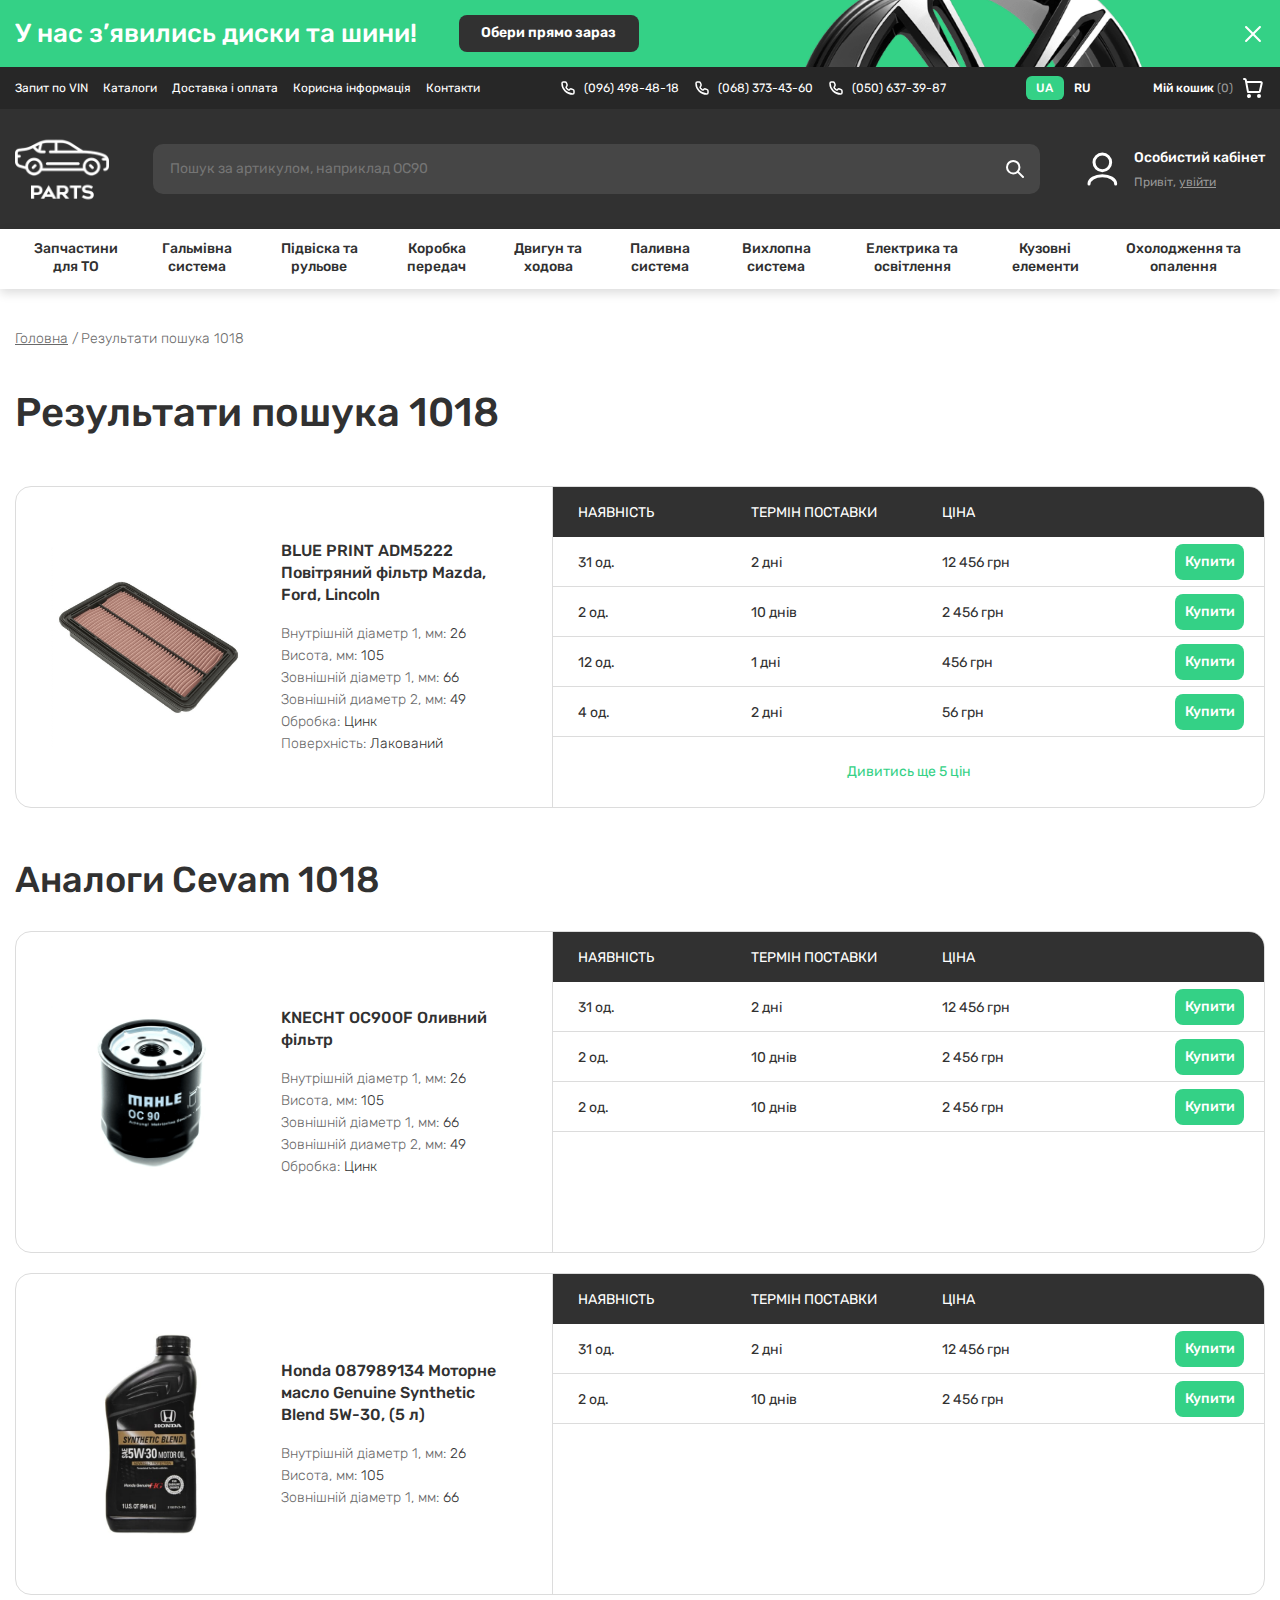
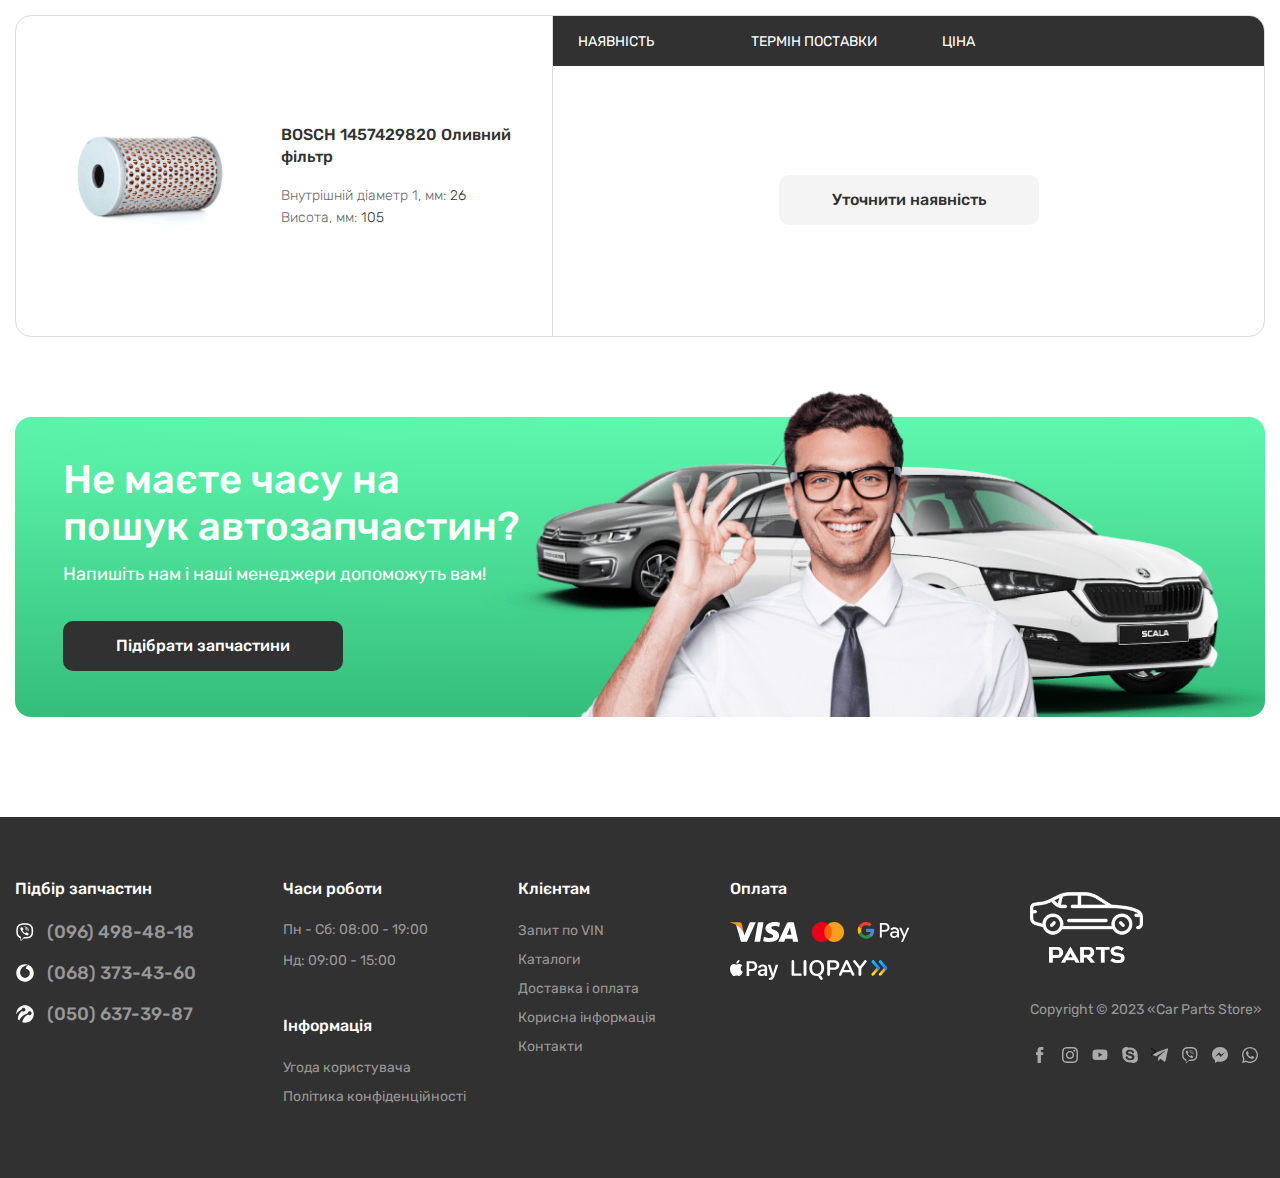
<file: art_brand-gc.html>
<!DOCTYPE html>
<html lang="uk">
	<head>
		<title>Car parts store</title>

		<meta charset="UTF-8">

		<!-- Fonts -->
		<link rel="preconnect" href="https://fonts.googleapis.com">
		<link rel="preconnect" href="https://fonts.gstatic.com" crossorigin>
		<link href="https://fonts.googleapis.com/css2?family=Rubik:ital,wght@0,300;0,400;0,500;0,600;0,700;0,800;0,900;1,300;1,400;1,500;1,600;1,700;1,800;1,900&display=swap" rel="stylesheet">

		<!-- CSS -->
		<link rel="stylesheet" type="text/css" href="css/style.css">

		<meta name="viewport" content="width=device-width, initial-scale=1">

		<meta name="format-detection" content="telephone=no">

		<meta name="robots" content="noindex">
	</head>
	<body>

		<header>

			<div class="header__ad">
				<div class="content-container">
					<div class="header__ad-container">
						<div class="header__ad-text-btn">
							<p>У нас з’явились диски та шини!</p>
							<a href="#">Обери прямо зараз</a>
						</div>
						<button class="header__ad-close" aria-label="Закрити" onClick="closeHeaderAd();"></button>
					</div>
				</div>
			</div>

			<div class="header__top">
				<div class="content-container">
					<div class="header__top-container">
						<div class="header__top-menu-tels-lang">
							<nav class="header__top-menu">
								<ul>
									<li><a href="#">Запит по VIN</a></li>
									<li><a href="#">Каталоги</a></li>
									<li><a href="#">Доставка і оплата</a></li>
									<li><a href="#">Корисна інформація</a></li>
									<li><a href="#">Контакти</a></li>
								</ul>
							</nav>
							<ul class="header__top-tels">
								<li><a href="#">(096) 498-48-18</a></li>
								<li><a href="#">(068) 373-43-60</a></li>
								<li><a href="#">(050) 637-39-87</a></li>
							</ul>
							<div class="header__top-lang">
								<span>UA</span>
								<a href="#">RU</a>
							</div>
						</div>
						<div class="header__top-cart">
							<a href="#">Мій кошик <span>0</span></a>
						</div>
					</div>
				</div>
			</div>

			<div class="header__center">
				<div class="content-container">
					<div class="header__center-container">
						<a href="index.html" class="header__center-logo">
							<img src="img/logo.png" alt="Logo">
						</a>
						<div class="header__center-search">
							<form action="#">
								<input type="text" placeholder="Пошук за артикулом, наприклад ОС90">
								<button aria-label="Пошук"></button>
							</form>
						</div>
						<a href="#" class="header__center-account">
							<img src="img/account.svg" alt="Аватар">
							<span>Особистий кабінет</span>
							<span>Привіт, <span>увійти</span></span>
						</a>
					</div>
				</div>
			</div>

			<div class="header__bottom">
				<div class="content-container">
					<div class="header__bottom-container">
						<div class="header__bottom-burger">
							<button aria-label="Меню" onClick="burgerMenu();">
								<span></span>
								<span></span>
								<span></span>
							</button>
						</div>
						<div class="header__bottom-menu">
							<ul>
								<li>
									<span>Запчастини для ТО</span>
									<div class="header__bottom-menu-sub">
										<div>
											<span>Деталі для технічного обслуговування</span>
											<ul>
												<li><a href="#">Гальмівні колодки</a></li>
												<li><a href="#">Гальмівні диски</a></li>
												<li><a href="#">Ремінь ГРМ</a></li>
												<li><a href="#">Свіча запалювання</a></li>
												<li><a href="#">Комплект ременів ГРМ</a></li>
											</ul>
										</div>
										<div>
											<span>Гальмівні елементи</span>
											<ul>
												<li><a href="#">Гальмівні колодки</a></li>
												<li><a href="#">Гальмівні диски</a></li>
												<li><a href="#">Комплект ременів ГРМ</a></li>
												<li><a href="#">Свіча запалювання</a></li>
												<li><a href="#">Комплект ременів ГРМ</a></li>
											</ul>
										</div>
									</div>
								</li>
								<li>
									<span>Гальмівна система</span>
									<div class="header__bottom-menu-sub">
										<div>
											<span>Гальмівні елементи</span>
											<ul>
												<li><a href="#">Гальмівні колодки</a></li>
												<li><a href="#">Гальмівні диски</a></li>
												<li><a href="#">Комплект ременів ГРМ</a></li>
												<li><a href="#">Свіча запалювання</a></li>
												<li><a href="#">Комплект ременів ГРМ</a></li>
												<li><a href="#">Гальмівні колодки</a></li>
												<li><a href="#">Гальмівні диски</a></li>
												<li><a href="#">Lorem ipsum dolor sit, amet consectetur, adipisicing elit.</a></li>
												<li><a href="#">Свіча запалювання</a></li>
												<li><a href="#">Комплект ременів ГРМ</a></li>
											</ul>
										</div>
									</div>
								</li>
								<li>
									<span>Підвіска та рульове</span>
									<div class="header__bottom-menu-sub">
										<div>
											<span>Гальмівні елементи</span>
											<ul>
												<li><a href="#">Гальмівні колодки</a></li>
												<li><a href="#">Гальмівні диски</a></li>
												<li><a href="#">Свіча запалювання</a></li>
												<li><a href="#">Комплект ременів ГРМ</a></li>
												<li><a href="#">Гальмівні колодки</a></li>
												<li><a href="#">Комплект ременів ГРМ</a></li>
												<li><a href="#">Гальмівні диски</a></li>
												<li><a href="#">Свіча запалювання</a></li>
												<li><a href="#">Комплект ременів ГРМ</a></li>
											</ul>
										</div>
										<div>
											<span>Гальмівні елементи</span>
											<ul>
												<li><a href="#">Гальмівні колодки</a></li>
												<li><a href="#">Гальмівні диски</a></li>
												<li><a href="#">Комплект ременів ГРМ</a></li>
												<li><a href="#">Свіча запалювання</a></li>
												<li><a href="#">Комплект ременів ГРМ</a></li>
											</ul>
										</div>
										<div>
											<span>Гальмівні елементи</span>
											<ul>
												<li><a href="#">Гальмівні колодки</a></li>
												<li><a href="#">Гальмівні диски</a></li>
												<li><a href="#">Свіча запалювання</a></li>
												<li><a href="#">Комплект ременів ГРМ</a></li>
											</ul>
										</div>
									</div>
								</li>
								<li>
									<span>Коробка передач</span>
									<div class="header__bottom-menu-sub">
										<div>
											<span>Гальмівні елементи</span>
											<ul>
												<li><a href="#">Гальмівні колодки</a></li>
												<li><a href="#">Гальмівні диски</a></li>
												<li><a href="#">Свіча запалювання</a></li>
												<li><a href="#">Гальмівні диски</a></li>
												<li><a href="#">Комплект ременів ГРМ</a></li>
												<li><a href="#">Гальмівні диски</a></li>
											</ul>
										</div>
										<div>
											<span>Гальмівні елементи</span>
											<ul>
												<li><a href="#">Гальмівні колодки</a></li>
												<li><a href="#">Гальмівні диски</a></li>
												<li><a href="#">Свіча запалювання</a></li>
												<li><a href="#">Гальмівні диски</a></li>
												<li><a href="#">Комплект ременів ГРМ</a></li>
												<li><a href="#">Гальмівні диски</a></li>
											</ul>
										</div>
									</div>
								</li>
								<li>
									<span>Двигун та ходова</span>
									<div class="header__bottom-menu-sub header__bottom-menu-sub_right">
										<div>
											<span>Деталі для технічного обслуговування</span>
											<ul>
												<li><a href="#">Гальмівні колодки</a></li>
												<li><a href="#">Гальмівні диски</a></li>
												<li><a href="#">Ремінь ГРМ</a></li>
												<li><a href="#">Свіча запалювання</a></li>
												<li><a href="#">Комплект ременів ГРМ</a></li>
												<li><a href="#">Гальмівні колодки</a></li>
												<li><a href="#">Гальмівні диски</a></li>
												<li><a href="#">Ремінь ГРМ</a></li>
												<li><a href="#">Свіча запалювання</a></li>
												<li><a href="#">Комплект ременів ГРМ</a></li>
												<li><a href="#">Гальмівні колодки</a></li>
												<li><a href="#">Гальмівні диски</a></li>
												<li><a href="#">Ремінь ГРМ</a></li>
												<li><a href="#">Свіча запалювання</a></li>
												<li><a href="#">Комплект ременів ГРМ</a></li>
												<li><a href="#">Гальмівні колодки</a></li>
												<li><a href="#">Гальмівні диски</a></li>
												<li><a href="#">Ремінь ГРМ</a></li>
												<li><a href="#">Свіча запалювання</a></li>
												<li><a href="#">Комплект ременів ГРМ</a></li>
											</ul>
										</div>
										<div>
											<span>Гальмівні елементи</span>
											<ul>
												<li><a href="#">Гальмівні колодки</a></li>
												<li><a href="#">Гальмівні диски</a></li>
												<li><a href="#">Комплект ременів ГРМ</a></li>
												<li><a href="#">Свіча запалювання</a></li>
												<li><a href="#">Комплект ременів ГРМ</a></li>
											</ul>
										</div>
										<div>
											<span>Деталі для технічного обслуговування</span>
											<ul>
												<li><a href="#">Гальмівні колодки</a></li>
												<li><a href="#">Гальмівні диски</a></li>
												<li><a href="#">Ремінь ГРМ</a></li>
												<li><a href="#">Свіча запалювання</a></li>
												<li><a href="#">Комплект ременів ГРМ</a></li>
											</ul>
										</div>
									</div>
								</li>
								<li>
									<span>Паливна система</span>
									<div class="header__bottom-menu-sub">
										<div>
											<span>Гальмівні елементи</span>
											<ul>
												<li><a href="#">Гальмівні колодки</a></li>
												<li><a href="#">Гальмівні диски</a></li>
												<li><a href="#">Комплект ременів ГРМ</a></li>
												<li><a href="#">Свіча запалювання</a></li>
												<li><a href="#">Комплект ременів ГРМ</a></li>
											</ul>
										</div>
									</div>
								</li>
								<li>
									<span>Вихлопна система</span>
									<div class="header__bottom-menu-sub">
										<div>
											<span>Гальмівні елементи</span>
											<ul>
												<li><a href="#">Гальмівні колодки</a></li>
												<li><a href="#">Гальмівні диски</a></li>
												<li><a href="#">Свіча запалювання</a></li>
												<li><a href="#">Комплект ременів ГРМ</a></li>
											</ul>
											<span>Елементи</span>
											<ul>
												<li><a href="#">Гальмівні колодки</a></li>
												<li><a href="#">Гальмівні диски</a></li>
											</ul>
										</div>
									</div>
								</li>
								<li>
									<span>Електрика та освітлення</span>
									<div class="header__bottom-menu-sub">
										<div>
											<span>Гальмівні елементи</span>
											<ul>
												<li><a href="#">Гальмівні колодки</a></li>
												<li><a href="#">Гальмівні диски</a></li>
												<li><a href="#">Свіча запалювання</a></li>
												<li><a href="#">Комплект ременів ГРМ</a></li>
												<li><a href="#">Гальмівні колодки</a></li>
												<li><a href="#">Гальмівні диски</a></li>
												<li><a href="#">Ремінь ГРМ</a></li>
												<li><a href="#">Свіча запалювання</a></li>
												<li><a href="#">Комплект ременів ГРМ</a></li>
												<li><a href="#">Гальмівні колодки</a></li>
												<li><a href="#">Гальмівні диски</a></li>
												<li><a href="#">Свіча запалювання</a></li>
											</ul>
										</div>
									</div>
								</li>
								<li>
									<span>Кузовні елементи</span>
									<div class="header__bottom-menu-sub header__bottom-menu-sub_right">
										<div>
											<span>Гальмівні елементи</span>
											<ul>
												<li><a href="#">Гальмівні колодки</a></li>
												<li><a href="#">Гальмівні диски</a></li>
												<li><a href="#">Свіча запалювання</a></li>
												<li><a href="#">Комплект ременів ГРМ</a></li>
												<li><a href="#">Гальмівні колодки</a></li>
												<li><a href="#">Гальмівні диски</a></li>
												<li><a href="#">Свіча запалювання</a></li>
												<li><a href="#">Комплект ременів ГРМ</a></li>
											</ul>
										</div>
										<div>
											<span>Гальмівні елементи</span>
											<ul>
												<li><a href="#">Гальмівні колодки</a></li>
												<li><a href="#">Гальмівні диски</a></li>
												<li><a href="#">Комплект ременів ГРМ</a></li>
												<li><a href="#">Свіча запалювання</a></li>
												<li><a href="#">Комплект ременів ГРМ</a></li>
											</ul>
											<span>Гальмівні елементи</span>
											<ul>
												<li><a href="#">Гальмівні колодки</a></li>
												<li><a href="#">Гальмівні диски</a></li>
												<li><a href="#">Свіча запалювання</a></li>
												<li><a href="#">Комплект ременів ГРМ</a></li>
												<li><a href="#">Гальмівні колодки</a></li>
												<li><a href="#">Гальмівні диски</a></li>
												<li><a href="#">Свіча запалювання</a></li>
												<li><a href="#">Комплект ременів ГРМ</a></li>
											</ul>
										</div>
									</div>
								</li>
								<li>
									<span>Охолодження та опалення</span>
									<div class="header__bottom-menu-sub header__bottom-menu-sub_right">
										<div>
											<span>Гальмівні елементи</span>
											<ul>
												<li><a href="#">Гальмівні колодки</a></li>
												<li><a href="#">Гальмівні диски</a></li>
												<li><a href="#">Свіча запалювання</a></li>
												<li><a href="#">Комплект ременів ГРМ</a></li>
												<li><a href="#">Гальмівні колодки</a></li>
												<li><a href="#">Гальмівні диски</a></li>
											</ul>
										</div>
										<div>
											<span>Гальмівні елементи</span>
											<ul>
												<li><a href="#">Гальмівні колодки</a></li>
												<li><a href="#">Гальмівні диски</a></li>
												<li><a href="#">Свіча запалювання</a></li>
											</ul>
											<span>Гальмівні елементи</span>
											<ul>
												<li><a href="#">Гальмівні колодки</a></li>
												<li><a href="#">Гальмівні диски</a></li>
											</ul>
										</div>
										<div>
											<span>Гальмівні елементи</span>
											<ul>
												<li><a href="#">Гальмівні колодки</a></li>
												<li><a href="#">Гальмівні диски</a></li>
												<li><a href="#">Свіча запалювання</a></li>
												<li><a href="#">Комплект ременів ГРМ</a></li>
												<li><a href="#">Гальмівні колодки</a></li>
												<li><a href="#">Гальмівні диски</a></li>
												<li><a href="#">Свіча запалювання</a></li>
												<li><a href="#">Комплект ременів ГРМ</a></li>
											</ul>
										</div>
									</div>
								</li>
							</ul>
						</div>
					</div>
				</div>
			</div>

		</header>

		<main class="main">

			<div class="content-container">
				<ul class="breadcrumb">
					<li><a href="#">Головна</a></li>
					<li>Результати пошука 1018</li>
				</ul>
			</div>

			<section class="search-art-brand">
				<div class="content-container">
					<h2 class="pb-50">Результати пошука 1018</h2>
					<div class="search-art-brand__item">
						<div class="search-art-brand__item-left">
							<img src="img/search-art-brand__item/1.png" alt="BLUE PRINT ADM5222">
							<div>
								<a href="#">BLUE PRINT ADM5222 Повітряний фільтр Mazda, Ford, Lincoln</a>
								<ul>
									<li>Внутрішній діаметр 1, мм:  <span>26</span></li>
									<li>Висота, мм:  <span>105</span></li>
									<li>Зовнішній діаметр 1, мм:  <span>66</span></li>
									<li>Зовнішній диаметр 2, мм:  <span>49</span></li>
									<li>Обробка:  <span>Цинк</span></li>
									<li>Поверхність:  <span>Лакований</span></li>
								</ul>
							</div>
						</div>
						<div class="search-art-brand__item-right">
							<div>
								<p>наявність</p>
								<p>термін поставки</p>
								<p>ціна</p>
							</div>
							<div>
								<p>31 од.</p>
								<p>2 дні</p>
								<p>12 456 грн</p>
								<a href="#">Купити</a>
							</div>
							<div>
								<p>2 од.</p>
								<p>10 днів</p>
								<p>2 456 грн</p>
								<a href="#">Купити</a>
							</div>
							<div>
								<p>12 од.</p>
								<p>1 дні</p>
								<p>456 грн</p>
								<a href="#">Купити</a>
							</div>
							<div>
								<p>4 од.</p>
								<p>2 дні</p>
								<p>56 грн</p>
								<a href="#">Купити</a>
							</div>
							<div class="search-art-brand__item-right-load">
								<button onClick="searchLoadItems(this);">Дивитись ще 5 цін</button>
							</div>
						</div>
					</div>
					<h3>Аналоги Cevam 1018</h3>
					<div class="search-art-brand__item">
						<div class="search-art-brand__item-left">
							<img src="img/search-art-brand__item/2.png" alt="BLUE PRINT ADM5222">
							<div>
								<a href="#">KNECHT OC90OF Оливний фільтр</a>
								<ul>
									<li>Внутрішній діаметр 1, мм:  <span>26</span></li>
									<li>Висота, мм:  <span>105</span></li>
									<li>Зовнішній діаметр 1, мм:  <span>66</span></li>
									<li>Зовнішній диаметр 2, мм:  <span>49</span></li>
									<li>Обробка:  <span>Цинк</span></li>
								</ul>
							</div>
						</div>
						<div class="search-art-brand__item-right">
							<div>
								<p>наявність</p>
								<p>термін поставки</p>
								<p>ціна</p>
							</div>
							<div>
								<p>31 од.</p>
								<p>2 дні</p>
								<p>12 456 грн</p>
								<a href="#">Купити</a>
							</div>
							<div>
								<p>2 од.</p>
								<p>10 днів</p>
								<p>2 456 грн</p>
								<a href="#">Купити</a>
							</div>
							<div>
								<p>2 од.</p>
								<p>10 днів</p>
								<p>2 456 грн</p>
								<a href="#">Купити</a>
							</div>
						</div>
					</div>
					<div class="search-art-brand__item">
						<div class="search-art-brand__item-left">
							<img src="img/search-art-brand__item/3.jpg" alt="BLUE PRINT ADM5222">
							<div>
								<a href="#">Honda 087989134 Моторне масло Genuine Synthetic Blend 5W-30, (5 л)</a>
								<ul>
									<li>Внутрішній діаметр 1, мм:  <span>26</span></li>
									<li>Висота, мм:  <span>105</span></li>
									<li>Зовнішній діаметр 1, мм:  <span>66</span></li>
								</ul>
							</div>
						</div>
						<div class="search-art-brand__item-right">
							<div>
								<p>наявність</p>
								<p>термін поставки</p>
								<p>ціна</p>
							</div>
							<div>
								<p>31 од.</p>
								<p>2 дні</p>
								<p>12 456 грн</p>
								<a href="#">Купити</a>
							</div>
							<div>
								<p>2 од.</p>
								<p>10 днів</p>
								<p>2 456 грн</p>
								<a href="#">Купити</a>
							</div>
						</div>
					</div>
					<div class="search-art-brand__item">
						<div class="search-art-brand__item-left">
							<img src="img/search-art-brand__item/4.png" alt="BLUE PRINT ADM5222">
							<div>
								<a href="#">BOSCH 1457429820 Оливний фільтр</a>
								<ul>
									<li>Внутрішній діаметр 1, мм:  <span>26</span></li>
									<li>Висота, мм:  <span>105</span></li>
								</ul>
							</div>
						</div>
						<div class="search-art-brand__item-right">
							<div>
								<p>наявність</p>
								<p>термін поставки</p>
								<p>ціна</p>
							</div>
							<div class="search-art-brand__item-right-none">
								<button>Уточнити наявність</button>
							</div>
						</div>
					</div>
				</div>
			</section>

			<section class="contact-us">
				<div class="content-container">
					<div class="contact-us__container">
						<h2>Не маєте часу на пошук автозапчастин?</h2>
						<p class="p_18-21">Напишіть нам і наші менеджери допоможуть вам!</p>
						<a href="#">Підібрати запчастини</a>
						<img src="img/2cars-man.png" alt="Background image">
					</div>
				</div>

			</section>

		</main>

		<footer class="footer">
			<div class="content-container">
				<div class="footer__container">

					<div class="footer__tels">
						<p class="footer__title">Підбір запчастин</p>
						<div class="footer__tels-items">
							<a href="#">
								<span class="icon icon-viber"></span>
								<span>(096) 498-48-18</span>
							</a>
							<a href="#">
								<span class="icon icon-vodafone"></span>
								<span>(068) 373-43-60</span>
							</a>
							<a href="#">
								<span class="icon icon-lifecell"></span>
								<span>(050) 637-39-87</span>
							</a>
						</div>
					</div>

					<div class="footer__time-info">
						<div class="footer__time">
							<p class="footer__title">Часи роботи</p>
							<p>Пн - Сб:  08:00 - 19:00<br><br>Нд: 09:00 - 15:00</p>
						</div>
						<div class="footer__info">
							<p class="footer__title">Інформація</p>
							<div class="footer__links">
								<a href="#">Угода користувача</a>
								<a href="#">Політика конфіденційності</a>
							</div>
						</div>
					</div>

					<div class="footer__clients">
						<p class="footer__title">Клієнтам</p>
						<div class="footer__links">
							<a href="#">Запит по VIN</a>
							<a href="#">Каталоги</a>
							<a href="#">Доставка і оплата</a>
							<a href="#">Корисна інформація</a>
							<a href="#">Контакти</a>
						</div>
					</div>

					<div class="footer__payment">
						<p class="footer__title">Оплата</p>
						<div class="footer__payment-items">
							<span class="icon icon-visa"></span>
							<span class="icon icon-mastercard"></span>
							<span class="icon icon-google-pay"></span>
							<span class="icon icon-apple-pay"></span>
							<span class="icon icon-liqpay"></span>
						</div>
					</div>

					<div class="footer__logo-copy-socials">
						<img class="footer__logo" src="img/logo.png" alt="Logo">
						<p class="footer__copy">Copyright © 2023 «Car Parts Store»</p>
						<div class="footer__socials">
							<a href="#" aria-label="Facebook" class="icon icon-socials icon-socials-facebook"></a>
							<a href="#" aria-label="Instagram" class="icon icon-socials icon-socials-instagram"></a>
							<a href="#" aria-label="YouTube" class="icon icon-socials icon-socials-youtube"></a>
							<a href="#" aria-label="Skype" class="icon icon-socials icon-socials-skype"></a>
							<a href="#" aria-label="Telegram" class="icon icon-socials icon-socials-telegram">></a>
							<a href="#" aria-label="Viber" class="icon icon-socials icon-socials-viber"></a>
							<a href="#" aria-label="Messanger" class="icon icon-socials icon-socials-messenger"></a>
							<a href="#" aria-label="WhatsApp" class="icon icon-socials icon-socials-whatsapp"></a>
						</div>
					</div>

				</div>
			</div>
		</footer>
		
		<script src="js/script.js"></script>
	</body>
</html>
</file>
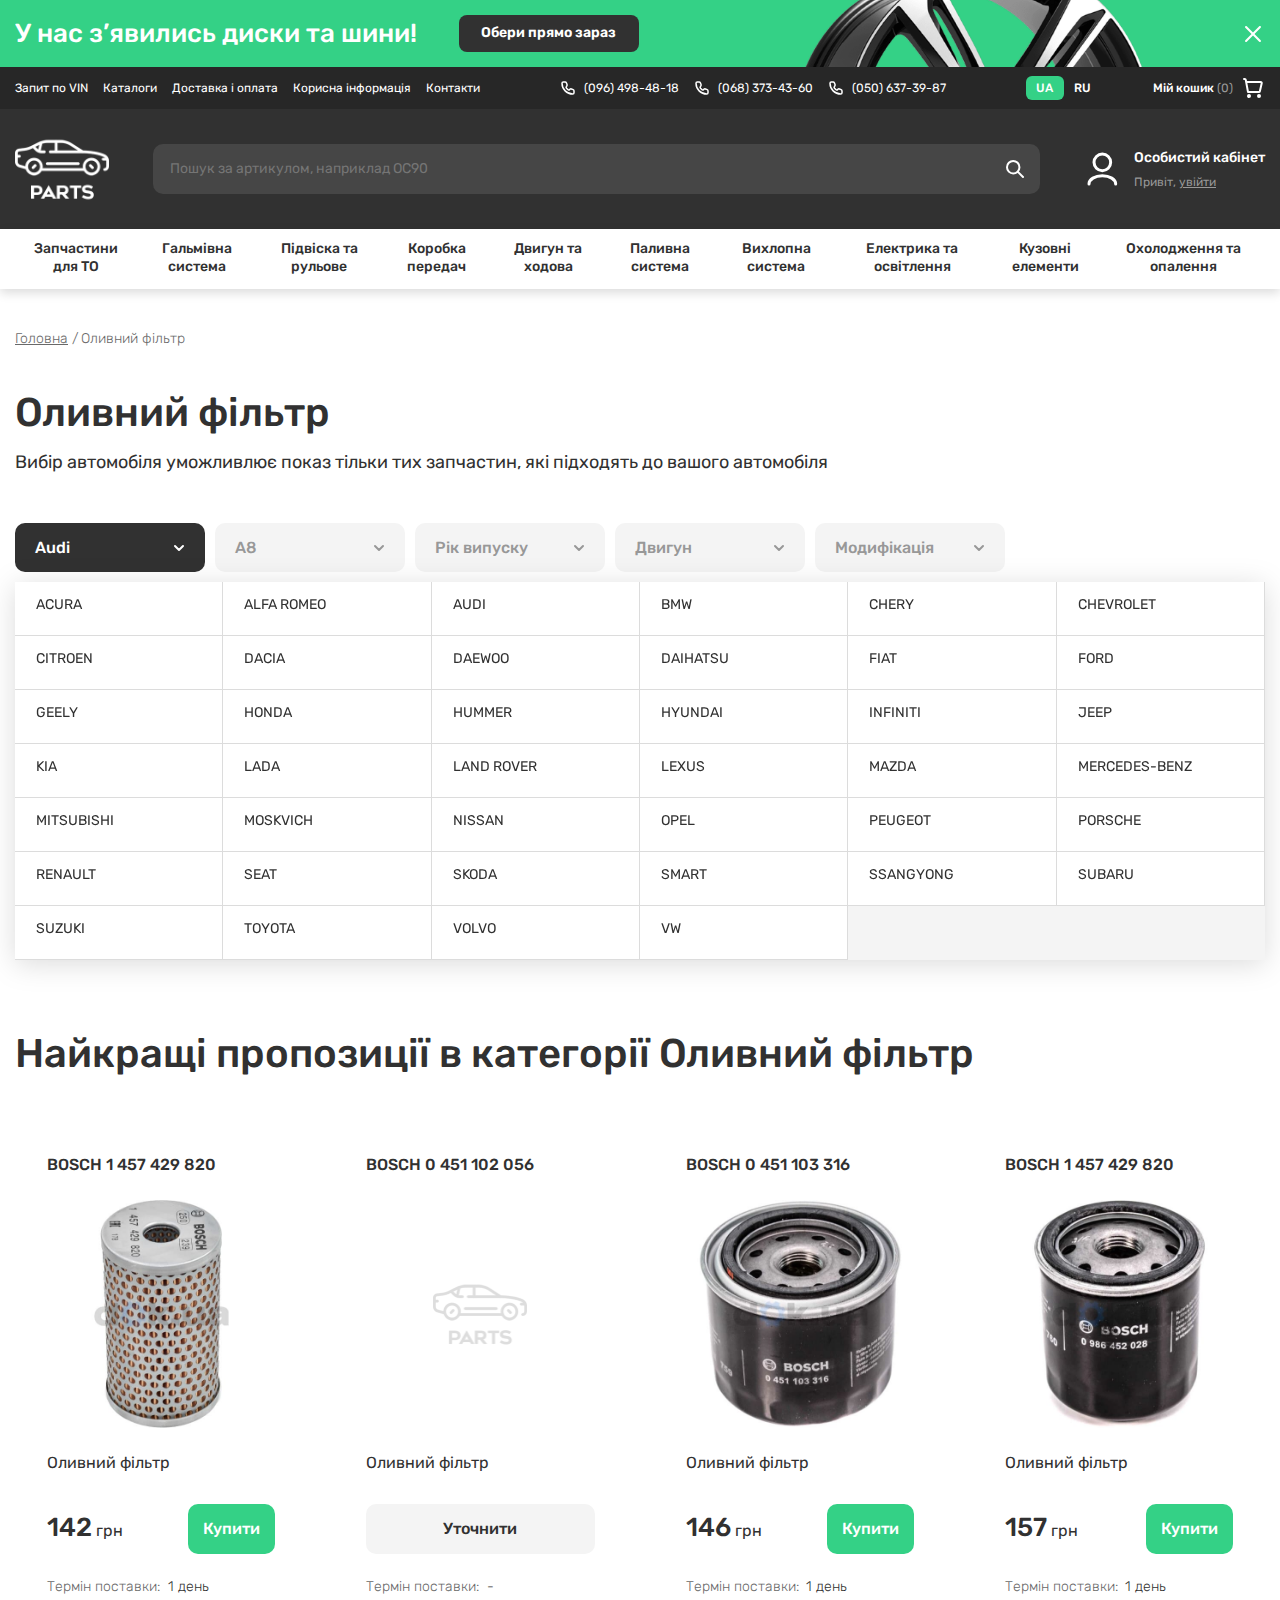
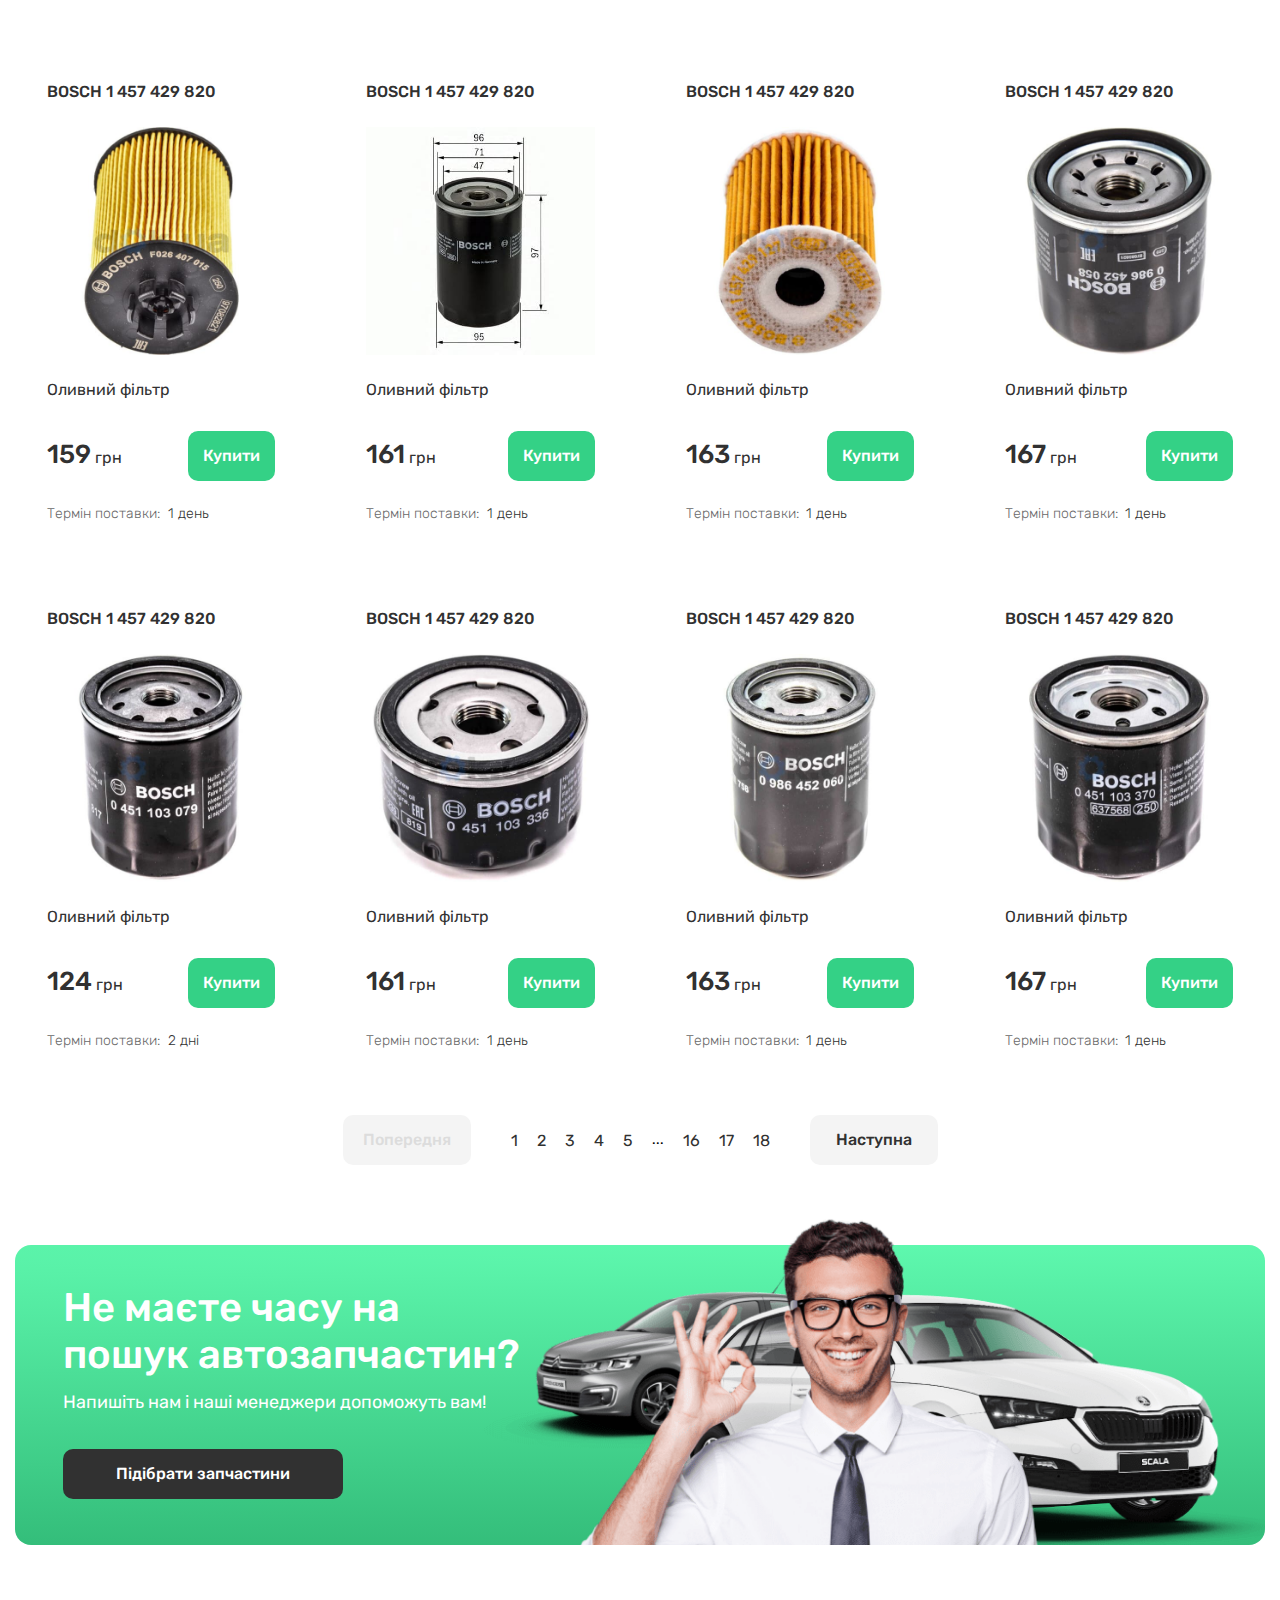
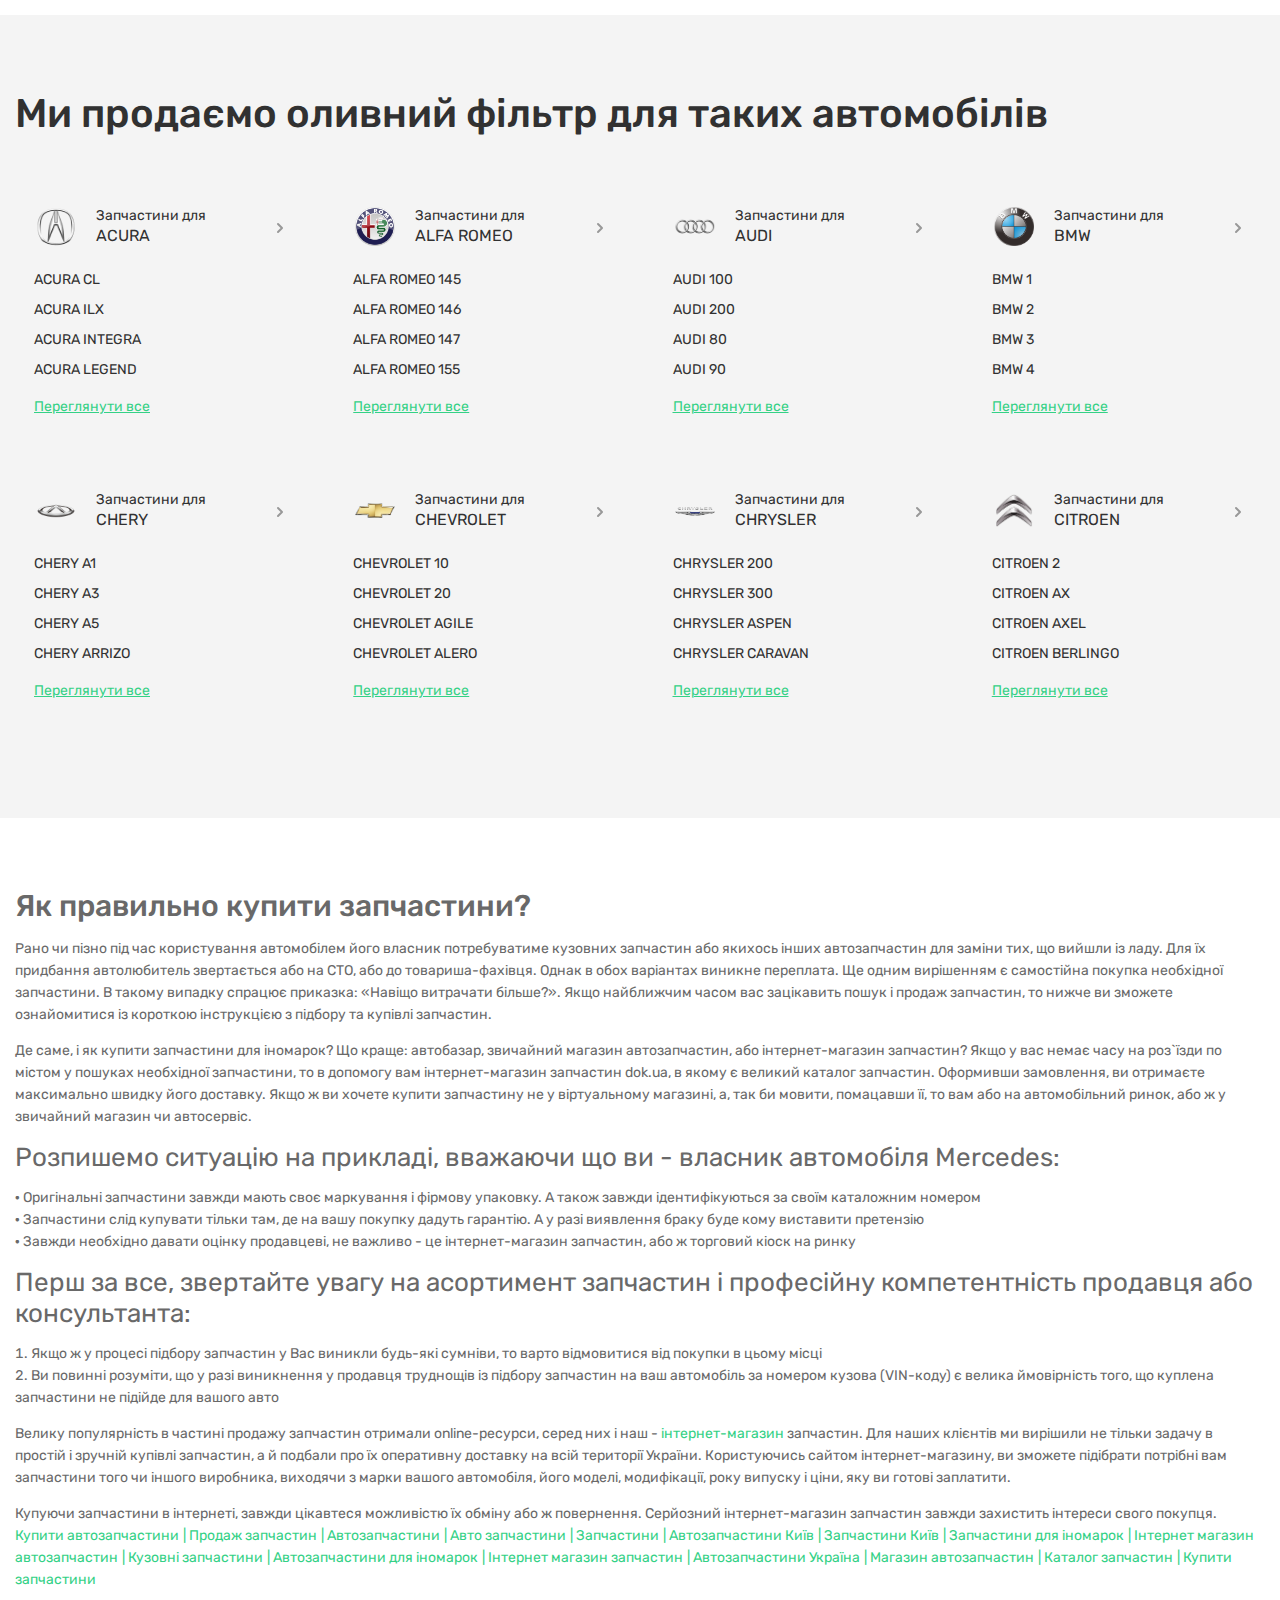
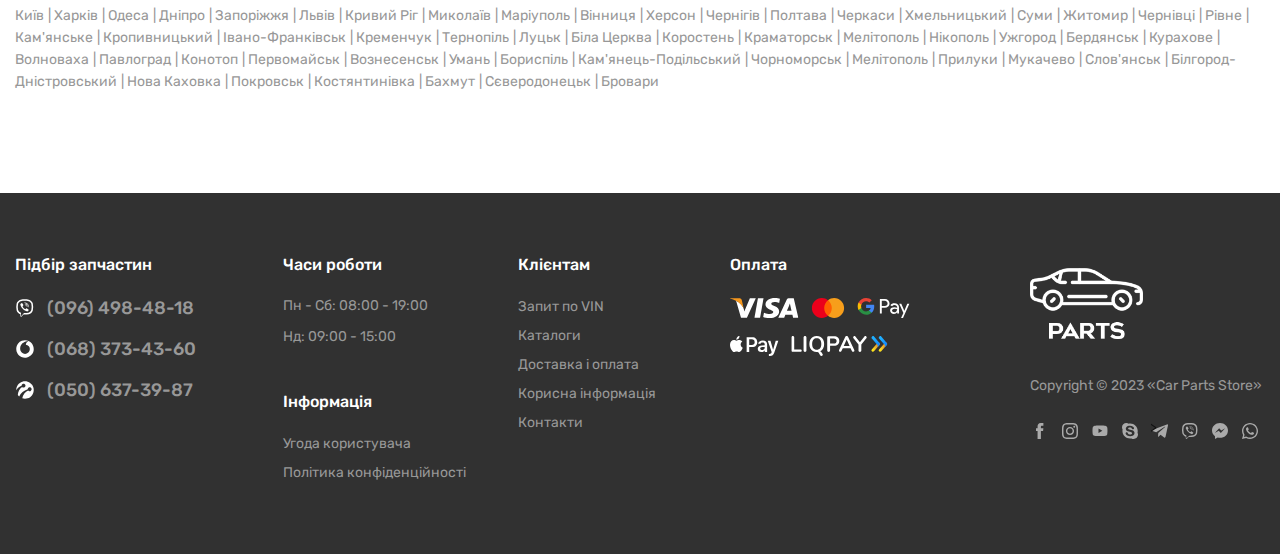
<file: category-gc.html>
<!DOCTYPE html>
<html lang="uk">
	<head>
		<title>Car parts store</title>

		<meta charset="UTF-8">

		<!-- Fonts -->
		<link rel="preconnect" href="https://fonts.googleapis.com">
		<link rel="preconnect" href="https://fonts.gstatic.com" crossorigin>
		<link href="https://fonts.googleapis.com/css2?family=Rubik:ital,wght@0,300;0,400;0,500;0,600;0,700;0,800;0,900;1,300;1,400;1,500;1,600;1,700;1,800;1,900&display=swap" rel="stylesheet">

		<!-- CSS -->
		<link rel="stylesheet" type="text/css" href="css/style.css">

		<meta name="viewport" content="width=device-width, initial-scale=1">

		<meta name="format-detection" content="telephone=no">

		<meta name="robots" content="noindex">
	</head>
	<body>

		<header>

			<div class="header__ad">
				<div class="content-container">
					<div class="header__ad-container">
						<div class="header__ad-text-btn">
							<p>У нас з’явились диски та шини!</p>
							<a href="#">Обери прямо зараз</a>
						</div>
						<button class="header__ad-close" aria-label="Закрити" onClick="closeHeaderAd();"></button>
					</div>
				</div>
			</div>

			<div class="header__top">
				<div class="content-container">
					<div class="header__top-container">
						<div class="header__top-menu-tels-lang">
							<nav class="header__top-menu">
								<ul>
									<li><a href="#">Запит по VIN</a></li>
									<li><a href="#">Каталоги</a></li>
									<li><a href="#">Доставка і оплата</a></li>
									<li><a href="#">Корисна інформація</a></li>
									<li><a href="#">Контакти</a></li>
								</ul>
							</nav>
							<ul class="header__top-tels">
								<li><a href="#">(096) 498-48-18</a></li>
								<li><a href="#">(068) 373-43-60</a></li>
								<li><a href="#">(050) 637-39-87</a></li>
							</ul>
							<div class="header__top-lang">
								<span>UA</span>
								<a href="#">RU</a>
							</div>
						</div>
						<div class="header__top-cart">
							<a href="#">Мій кошик <span>0</span></a>
						</div>
					</div>
				</div>
			</div>

			<div class="header__center">
				<div class="content-container">
					<div class="header__center-container">
						<a href="index.html" class="header__center-logo">
							<img src="img/logo.png" alt="Logo">
						</a>
						<div class="header__center-search">
							<form action="#">
								<input type="text" placeholder="Пошук за артикулом, наприклад ОС90">
								<button aria-label="Пошук"></button>
							</form>
						</div>
						<a href="#" class="header__center-account">
							<img src="img/account.svg" alt="Аватар">
							<span>Особистий кабінет</span>
							<span>Привіт, <span>увійти</span></span>
						</a>
					</div>
				</div>
			</div>

			<div class="header__bottom">
				<div class="content-container">
					<div class="header__bottom-container">
						<div class="header__bottom-burger">
							<button aria-label="Меню" onClick="burgerMenu();">
								<span></span>
								<span></span>
								<span></span>
							</button>
						</div>
						<div class="header__bottom-menu">
							<ul>
								<li>
									<span>Запчастини для ТО</span>
									<div class="header__bottom-menu-sub">
										<div>
											<span>Деталі для технічного обслуговування</span>
											<ul>
												<li><a href="#">Гальмівні колодки</a></li>
												<li><a href="#">Гальмівні диски</a></li>
												<li><a href="#">Ремінь ГРМ</a></li>
												<li><a href="#">Свіча запалювання</a></li>
												<li><a href="#">Комплект ременів ГРМ</a></li>
											</ul>
										</div>
										<div>
											<span>Гальмівні елементи</span>
											<ul>
												<li><a href="#">Гальмівні колодки</a></li>
												<li><a href="#">Гальмівні диски</a></li>
												<li><a href="#">Комплект ременів ГРМ</a></li>
												<li><a href="#">Свіча запалювання</a></li>
												<li><a href="#">Комплект ременів ГРМ</a></li>
											</ul>
										</div>
									</div>
								</li>
								<li>
									<span>Гальмівна система</span>
									<div class="header__bottom-menu-sub">
										<div>
											<span>Гальмівні елементи</span>
											<ul>
												<li><a href="#">Гальмівні колодки</a></li>
												<li><a href="#">Гальмівні диски</a></li>
												<li><a href="#">Комплект ременів ГРМ</a></li>
												<li><a href="#">Свіча запалювання</a></li>
												<li><a href="#">Комплект ременів ГРМ</a></li>
												<li><a href="#">Гальмівні колодки</a></li>
												<li><a href="#">Гальмівні диски</a></li>
												<li><a href="#">Lorem ipsum dolor sit, amet consectetur, adipisicing elit.</a></li>
												<li><a href="#">Свіча запалювання</a></li>
												<li><a href="#">Комплект ременів ГРМ</a></li>
											</ul>
										</div>
									</div>
								</li>
								<li>
									<span>Підвіска та рульове</span>
									<div class="header__bottom-menu-sub">
										<div>
											<span>Гальмівні елементи</span>
											<ul>
												<li><a href="#">Гальмівні колодки</a></li>
												<li><a href="#">Гальмівні диски</a></li>
												<li><a href="#">Свіча запалювання</a></li>
												<li><a href="#">Комплект ременів ГРМ</a></li>
												<li><a href="#">Гальмівні колодки</a></li>
												<li><a href="#">Комплект ременів ГРМ</a></li>
												<li><a href="#">Гальмівні диски</a></li>
												<li><a href="#">Свіча запалювання</a></li>
												<li><a href="#">Комплект ременів ГРМ</a></li>
											</ul>
										</div>
										<div>
											<span>Гальмівні елементи</span>
											<ul>
												<li><a href="#">Гальмівні колодки</a></li>
												<li><a href="#">Гальмівні диски</a></li>
												<li><a href="#">Комплект ременів ГРМ</a></li>
												<li><a href="#">Свіча запалювання</a></li>
												<li><a href="#">Комплект ременів ГРМ</a></li>
											</ul>
										</div>
										<div>
											<span>Гальмівні елементи</span>
											<ul>
												<li><a href="#">Гальмівні колодки</a></li>
												<li><a href="#">Гальмівні диски</a></li>
												<li><a href="#">Свіча запалювання</a></li>
												<li><a href="#">Комплект ременів ГРМ</a></li>
											</ul>
										</div>
									</div>
								</li>
								<li>
									<span>Коробка передач</span>
									<div class="header__bottom-menu-sub">
										<div>
											<span>Гальмівні елементи</span>
											<ul>
												<li><a href="#">Гальмівні колодки</a></li>
												<li><a href="#">Гальмівні диски</a></li>
												<li><a href="#">Свіча запалювання</a></li>
												<li><a href="#">Гальмівні диски</a></li>
												<li><a href="#">Комплект ременів ГРМ</a></li>
												<li><a href="#">Гальмівні диски</a></li>
											</ul>
										</div>
										<div>
											<span>Гальмівні елементи</span>
											<ul>
												<li><a href="#">Гальмівні колодки</a></li>
												<li><a href="#">Гальмівні диски</a></li>
												<li><a href="#">Свіча запалювання</a></li>
												<li><a href="#">Гальмівні диски</a></li>
												<li><a href="#">Комплект ременів ГРМ</a></li>
												<li><a href="#">Гальмівні диски</a></li>
											</ul>
										</div>
									</div>
								</li>
								<li>
									<span>Двигун та ходова</span>
									<div class="header__bottom-menu-sub header__bottom-menu-sub_right">
										<div>
											<span>Деталі для технічного обслуговування</span>
											<ul>
												<li><a href="#">Гальмівні колодки</a></li>
												<li><a href="#">Гальмівні диски</a></li>
												<li><a href="#">Ремінь ГРМ</a></li>
												<li><a href="#">Свіча запалювання</a></li>
												<li><a href="#">Комплект ременів ГРМ</a></li>
												<li><a href="#">Гальмівні колодки</a></li>
												<li><a href="#">Гальмівні диски</a></li>
												<li><a href="#">Ремінь ГРМ</a></li>
												<li><a href="#">Свіча запалювання</a></li>
												<li><a href="#">Комплект ременів ГРМ</a></li>
												<li><a href="#">Гальмівні колодки</a></li>
												<li><a href="#">Гальмівні диски</a></li>
												<li><a href="#">Ремінь ГРМ</a></li>
												<li><a href="#">Свіча запалювання</a></li>
												<li><a href="#">Комплект ременів ГРМ</a></li>
												<li><a href="#">Гальмівні колодки</a></li>
												<li><a href="#">Гальмівні диски</a></li>
												<li><a href="#">Ремінь ГРМ</a></li>
												<li><a href="#">Свіча запалювання</a></li>
												<li><a href="#">Комплект ременів ГРМ</a></li>
											</ul>
										</div>
										<div>
											<span>Гальмівні елементи</span>
											<ul>
												<li><a href="#">Гальмівні колодки</a></li>
												<li><a href="#">Гальмівні диски</a></li>
												<li><a href="#">Комплект ременів ГРМ</a></li>
												<li><a href="#">Свіча запалювання</a></li>
												<li><a href="#">Комплект ременів ГРМ</a></li>
											</ul>
										</div>
										<div>
											<span>Деталі для технічного обслуговування</span>
											<ul>
												<li><a href="#">Гальмівні колодки</a></li>
												<li><a href="#">Гальмівні диски</a></li>
												<li><a href="#">Ремінь ГРМ</a></li>
												<li><a href="#">Свіча запалювання</a></li>
												<li><a href="#">Комплект ременів ГРМ</a></li>
											</ul>
										</div>
									</div>
								</li>
								<li>
									<span>Паливна система</span>
									<div class="header__bottom-menu-sub">
										<div>
											<span>Гальмівні елементи</span>
											<ul>
												<li><a href="#">Гальмівні колодки</a></li>
												<li><a href="#">Гальмівні диски</a></li>
												<li><a href="#">Комплект ременів ГРМ</a></li>
												<li><a href="#">Свіча запалювання</a></li>
												<li><a href="#">Комплект ременів ГРМ</a></li>
											</ul>
										</div>
									</div>
								</li>
								<li>
									<span>Вихлопна система</span>
									<div class="header__bottom-menu-sub">
										<div>
											<span>Гальмівні елементи</span>
											<ul>
												<li><a href="#">Гальмівні колодки</a></li>
												<li><a href="#">Гальмівні диски</a></li>
												<li><a href="#">Свіча запалювання</a></li>
												<li><a href="#">Комплект ременів ГРМ</a></li>
											</ul>
											<span>Елементи</span>
											<ul>
												<li><a href="#">Гальмівні колодки</a></li>
												<li><a href="#">Гальмівні диски</a></li>
											</ul>
										</div>
									</div>
								</li>
								<li>
									<span>Електрика та освітлення</span>
									<div class="header__bottom-menu-sub">
										<div>
											<span>Гальмівні елементи</span>
											<ul>
												<li><a href="#">Гальмівні колодки</a></li>
												<li><a href="#">Гальмівні диски</a></li>
												<li><a href="#">Свіча запалювання</a></li>
												<li><a href="#">Комплект ременів ГРМ</a></li>
												<li><a href="#">Гальмівні колодки</a></li>
												<li><a href="#">Гальмівні диски</a></li>
												<li><a href="#">Ремінь ГРМ</a></li>
												<li><a href="#">Свіча запалювання</a></li>
												<li><a href="#">Комплект ременів ГРМ</a></li>
												<li><a href="#">Гальмівні колодки</a></li>
												<li><a href="#">Гальмівні диски</a></li>
												<li><a href="#">Свіча запалювання</a></li>
											</ul>
										</div>
									</div>
								</li>
								<li>
									<span>Кузовні елементи</span>
									<div class="header__bottom-menu-sub header__bottom-menu-sub_right">
										<div>
											<span>Гальмівні елементи</span>
											<ul>
												<li><a href="#">Гальмівні колодки</a></li>
												<li><a href="#">Гальмівні диски</a></li>
												<li><a href="#">Свіча запалювання</a></li>
												<li><a href="#">Комплект ременів ГРМ</a></li>
												<li><a href="#">Гальмівні колодки</a></li>
												<li><a href="#">Гальмівні диски</a></li>
												<li><a href="#">Свіча запалювання</a></li>
												<li><a href="#">Комплект ременів ГРМ</a></li>
											</ul>
										</div>
										<div>
											<span>Гальмівні елементи</span>
											<ul>
												<li><a href="#">Гальмівні колодки</a></li>
												<li><a href="#">Гальмівні диски</a></li>
												<li><a href="#">Комплект ременів ГРМ</a></li>
												<li><a href="#">Свіча запалювання</a></li>
												<li><a href="#">Комплект ременів ГРМ</a></li>
											</ul>
											<span>Гальмівні елементи</span>
											<ul>
												<li><a href="#">Гальмівні колодки</a></li>
												<li><a href="#">Гальмівні диски</a></li>
												<li><a href="#">Свіча запалювання</a></li>
												<li><a href="#">Комплект ременів ГРМ</a></li>
												<li><a href="#">Гальмівні колодки</a></li>
												<li><a href="#">Гальмівні диски</a></li>
												<li><a href="#">Свіча запалювання</a></li>
												<li><a href="#">Комплект ременів ГРМ</a></li>
											</ul>
										</div>
									</div>
								</li>
								<li>
									<span>Охолодження та опалення</span>
									<div class="header__bottom-menu-sub header__bottom-menu-sub_right">
										<div>
											<span>Гальмівні елементи</span>
											<ul>
												<li><a href="#">Гальмівні колодки</a></li>
												<li><a href="#">Гальмівні диски</a></li>
												<li><a href="#">Свіча запалювання</a></li>
												<li><a href="#">Комплект ременів ГРМ</a></li>
												<li><a href="#">Гальмівні колодки</a></li>
												<li><a href="#">Гальмівні диски</a></li>
											</ul>
										</div>
										<div>
											<span>Гальмівні елементи</span>
											<ul>
												<li><a href="#">Гальмівні колодки</a></li>
												<li><a href="#">Гальмівні диски</a></li>
												<li><a href="#">Свіча запалювання</a></li>
											</ul>
											<span>Гальмівні елементи</span>
											<ul>
												<li><a href="#">Гальмівні колодки</a></li>
												<li><a href="#">Гальмівні диски</a></li>
											</ul>
										</div>
										<div>
											<span>Гальмівні елементи</span>
											<ul>
												<li><a href="#">Гальмівні колодки</a></li>
												<li><a href="#">Гальмівні диски</a></li>
												<li><a href="#">Свіча запалювання</a></li>
												<li><a href="#">Комплект ременів ГРМ</a></li>
												<li><a href="#">Гальмівні колодки</a></li>
												<li><a href="#">Гальмівні диски</a></li>
												<li><a href="#">Свіча запалювання</a></li>
												<li><a href="#">Комплект ременів ГРМ</a></li>
											</ul>
										</div>
									</div>
								</li>
							</ul>
						</div>
					</div>
				</div>
			</div>

		</header>

		<main class="main">

			<div class="content-container">
				<ul class="breadcrumb">
					<li><a href="#">Головна</a></li>
					<li>Оливний фільтр</li>
				</ul>
			</div>

			<section class="car-choice">
				<div class="content-container">
					<div class="car-choice__container car-choice__container_tabs2-only">
						<h1>Оливний фільтр</h1>
						<p class="p_18-21">Вибір автомобіля уможливлює показ тільки тих запчастин, які підходять до вашого автомобіля</p>
						<div class="car-choice__tabs2">
							<div class="car-choice__tabs2-btns">
								<button onClick="swithTabs2(1, this);" data-text="Марка">Audi</button>
								<button onClick="swithTabs2(2, this);" data-text="Модель" disabled>A8</button>
								<button onClick="swithTabs2(3, this);" data-text="Рік випуску" disabled>Рік випуску</button>
								<button onClick="swithTabs2(4, this);" data-text="Двигун" disabled>Двигун</button>
								<button onClick="swithTabs2(5, this);" data-text="Модифікація" disabled>Модифікація</button>
							</div>
							<div class="car-choice__tabs2-content car-choice__tabs2-content_table6">
								<button onclick="swithTabs2(2, this);">ACURA</button>
								<button onclick="swithTabs2(2, this);">ALFA ROMEO</button>
								<button onclick="swithTabs2(2, this);">AUDI</button>
								<button onclick="swithTabs2(2, this);">BMW</button>
								<button onclick="swithTabs2(2, this);">CHERY</button>
								<button onclick="swithTabs2(2, this);">CHEVROLET</button>
								<button onclick="swithTabs2(2, this);">CITROEN</button>
								<button onclick="swithTabs2(2, this);">DACIA</button>
								<button onclick="swithTabs2(2, this);">DAEWOO</button>
								<button onclick="swithTabs2(2, this);">DAIHATSU</button>
								<button onclick="swithTabs2(2, this);">FIAT</button>
								<button onclick="swithTabs2(2, this);">FORD</button>
								<button onclick="swithTabs2(2, this);">GEELY</button>
								<button onclick="swithTabs2(2, this);">HONDA</button>
								<button onclick="swithTabs2(2, this);">HUMMER</button>
								<button onclick="swithTabs2(2, this);">HYUNDAI</button>
								<button onclick="swithTabs2(2, this);">INFINITI</button>
								<button onclick="swithTabs2(2, this);">JEEP</button>
								<button onclick="swithTabs2(2, this);">KIA</button>
								<button onclick="swithTabs2(2, this);">LADA</button>
								<button onclick="swithTabs2(2, this);">LAND ROVER</button>
								<button onclick="swithTabs2(2, this);">LEXUS</button>
								<button onclick="swithTabs2(2, this);">MAZDA</button>
								<button onclick="swithTabs2(2, this);">MERCEDES-BENZ</button>
								<button onclick="swithTabs2(2, this);">MITSUBISHI</button>
								<button onclick="swithTabs2(2, this);">MOSKVICH</button>
								<button onclick="swithTabs2(2, this);">NISSAN</button>
								<button onclick="swithTabs2(2, this);">OPEL</button>
								<button onclick="swithTabs2(2, this);">PEUGEOT</button>
								<button onclick="swithTabs2(2, this);">PORSCHE</button>
								<button onclick="swithTabs2(2, this);">RENAULT</button>
								<button onclick="swithTabs2(2, this);">SEAT</button>
								<button onclick="swithTabs2(2, this);">SKODA</button>
								<button onclick="swithTabs2(2, this);">SMART</button>
								<button onclick="swithTabs2(2, this);">SSANGYONG</button>
								<button onclick="swithTabs2(2, this);">SUBARU</button>
								<button onclick="swithTabs2(2, this);">SUZUKI</button>
								<button onclick="swithTabs2(2, this);">TOYOTA</button>
								<button onclick="swithTabs2(2, this);">VOLVO</button>
								<button onclick="swithTabs2(2, this);">VW</button>
							</div>
						</div>
					</div>
				</div>
			</section>

			<section>
				<div class="content-container">
					<h2 class="pb-50">Найкращі пропозиції в категорії Оливний фільтр</h2>
					<div class="products-grid-4">
						<div class="product">
							<a href="#" class="product__name">BOSCH 1 457 429 820</a>
							<a href="#" class="product__image">
								<img src="img/product/1.jpg" alt="BOSCH 1 457 429 820">
							</a>
							<div class="product__category">
								<a href="#">Оливний фільтр</a>
							</div>
							<div class="product__price-buy-btn">
								<p data-currency="грн">142</p>
								<button>Купити</button>
							</div>
							<p class="product__term">Термін поставки: <span>1 день</span></p>
						</div>
						<div class="product">
							<a href="#" class="product__name">BOSCH 0 451 102 056</a>
							<a href="#" class="product__image product__image_no">
								<img src="img/product/0.png" alt="BOSCH 0 451 102 056">
							</a>
							<div class="product__category">
								<a href="#">Оливний фільтр</a>
							</div>
							<button class="product__check-btn">Уточнити</button>
							<p class="product__term">Термін поставки: <span>-</span></p>
						</div>
						<div class="product">
							<a href="#" class="product__name">BOSCH 0 451 103 316</a>
							<a href="#" class="product__image">
								<img src="img/product/2.jpg" alt="BOSCH 0 451 103 316">
							</a>
							<div class="product__category">
								<a href="#">Оливний фільтр</a>
							</div>
							<div class="product__price-buy-btn">
								<p data-currency="грн">146</p>
								<button>Купити</button>
							</div>
							<p class="product__term">Термін поставки: <span>1 день</span></p>
						</div>
						<div class="product">
							<a href="#" class="product__name">BOSCH 1 457 429 820</a>
							<a href="#" class="product__image">
								<img src="img/product/3.jpg" alt="BOSCH 1 457 429 820">
							</a>
							<div class="product__category">
								<a href="#">Оливний фільтр</a>
							</div>
							<div class="product__price-buy-btn">
								<p data-currency="грн">157</p>
								<button>Купити</button>
							</div>
							<p class="product__term">Термін поставки: <span>1 день</span></p>
						</div>
						<div class="product">
							<a href="#" class="product__name">BOSCH 1 457 429 820</a>
							<a href="#" class="product__image">
								<img src="img/product/4.jpg" alt="BOSCH 1 457 429 820">
							</a>
							<div class="product__category">
								<a href="#">Оливний фільтр</a>
							</div>
							<div class="product__price-buy-btn">
								<p data-currency="грн">159</p>
								<button>Купити</button>
							</div>
							<p class="product__term">Термін поставки: <span>1 день</span></p>
						</div>
						<div class="product">
							<a href="#" class="product__name">BOSCH 1 457 429 820</a>
							<a href="#" class="product__image">
								<img src="img/product/5.jpg" alt="BOSCH 1 457 429 820">
							</a>
							<div class="product__category">
								<a href="#">Оливний фільтр</a>
							</div>
							<div class="product__price-buy-btn">
								<p data-currency="грн">161</p>
								<button>Купити</button>
							</div>
							<p class="product__term">Термін поставки: <span>1 день</span></p>
						</div>
						<div class="product">
							<a href="#" class="product__name">BOSCH 1 457 429 820</a>
							<a href="#" class="product__image">
								<img src="img/product/6.jpg" alt="BOSCH 1 457 429 820">
							</a>
							<div class="product__category">
								<a href="#">Оливний фільтр</a>
							</div>
							<div class="product__price-buy-btn">
								<p data-currency="грн">163</p>
								<button>Купити</button>
							</div>
							<p class="product__term">Термін поставки: <span>1 день</span></p>
						</div>
						<div class="product">
							<a href="#" class="product__name">BOSCH 1 457 429 820</a>
							<a href="#" class="product__image">
								<img src="img/product/7.jpg" alt="BOSCH 1 457 429 820">
							</a>
							<div class="product__category">
								<a href="#">Оливний фільтр</a>
							</div>
							<div class="product__price-buy-btn">
								<p data-currency="грн">167</p>
								<button>Купити</button>
							</div>
							<p class="product__term">Термін поставки: <span>1 день</span></p>
						</div>
						<div class="product">
							<a href="#" class="product__name">BOSCH 1 457 429 820</a>
							<a href="#" class="product__image">
								<img src="img/product/8.jpg" alt="BOSCH 1 457 429 820">
							</a>
							<div class="product__category">
								<a href="#">Оливний фільтр</a>
							</div>
							<div class="product__price-buy-btn">
								<p data-currency="грн">124</p>
								<button>Купити</button>
							</div>
							<p class="product__term">Термін поставки: <span>2 днi</span></p>
						</div>
						<div class="product">
							<a href="#" class="product__name">BOSCH 1 457 429 820</a>
							<a href="#" class="product__image">
								<img src="img/product/9.jpg" alt="BOSCH 1 457 429 820">
							</a>
							<div class="product__category">
								<a href="#">Оливний фільтр</a>
							</div>
							<div class="product__price-buy-btn">
								<p data-currency="грн">161</p>
								<button>Купити</button>
							</div>
							<p class="product__term">Термін поставки: <span>1 день</span></p>
						</div>
						<div class="product">
							<a href="#" class="product__name">BOSCH 1 457 429 820</a>
							<a href="#" class="product__image">
								<img src="img/product/10.jpg" alt="BOSCH 1 457 429 820">
							</a>
							<div class="product__category">
								<a href="#">Оливний фільтр</a>
							</div>
							<div class="product__price-buy-btn">
								<p data-currency="грн">163</p>
								<button>Купити</button>
							</div>
							<p class="product__term">Термін поставки: <span>1 день</span></p>
						</div>
						<div class="product">
							<a href="#" class="product__name">BOSCH 1 457 429 820</a>
							<a href="#" class="product__image">
								<img src="img/product/11.jpg" alt="BOSCH 1 457 429 820">
							</a>
							<div class="product__category">
								<a href="#">Оливний фільтр</a>
							</div>
							<div class="product__price-buy-btn">
								<p data-currency="грн">167</p>
								<button>Купити</button>
							</div>
							<p class="product__term">Термін поставки: <span>1 день</span></p>
						</div>
					</div>
					<div class="products-pagination">
						<span class="products-pagination__nav products-pagination__nav_disabled">Попередня</span>
						<div class="products-pagination__pages">
							<a href="#">1</a>
							<a href="#">2</a>
							<a href="#">3</a>
							<a href="#">4</a>
							<a href="#">5</a>
							<span>...</span>
							<a href="#">16</a>
							<a href="#">17</a>
							<a href="#">18</a>
						</div>
						<a href="#" class="products-pagination__nav">Наступна</a>
					</div>
				</div>
			</section>

			<section class="contact-us pt-80_pb-70">
				<div class="content-container">
					<div class="contact-us__container">
						<h2>Не маєте часу на пошук автозапчастин?</h2>
						<p class="p_18-21">Напишіть нам і наші менеджери допоможуть вам!</p>
						<a href="#">Підібрати запчастини</a>
						<img src="img/2cars-man.png" alt="Background image">
					</div>
				</div>

			</section>

			<section class="bg_F4F4F4 pb-90">
				<div class="content-container">
					<h2 class="h2_pt75-pb50 h2_mw526-center">Ми продаємо оливний фільтр для таких автомобілів</h2>
					<div class="category-car-models-grid">
						<div class="category-car-model">
							<a href="#" class="category-car-model__img-title">
								<img src="img/car-logo_1.png" alt="Car logo">
								<div>
									<p>Запчастини для</p>
									<p>ACURA</p>
								</div>
							</a>
							<div class="category-car-model__models">
								<a href="#">ACURA CL</a>
								<a href="#">ACURA ILX</a>
								<a href="#">ACURA INTEGRA</a>
								<a href="#">ACURA LEGEND</a>
							</div>
							<button class="category-car-model__open-all" onClick="openCategoryCarModel(this);">Переглянути все</button>
						</div>
						<div class="category-car-model">
							<a href="#" class="category-car-model__img-title">
								<img src="img/car-logo_2.png" alt="Car logo">
								<div>
									<p>Запчастини для</p>
									<p>ALFA ROMEO</p>
								</div>
							</a>
							<div class="category-car-model__models">
								<a href="#">ALFA ROMEO 145</a>
								<a href="#">ALFA ROMEO 146</a>
								<a href="#">ALFA ROMEO 147</a>
								<a href="#">ALFA ROMEO 155</a>
							</div>
							<button class="category-car-model__open-all" onClick="openCategoryCarModel(this);">Переглянути все</button>
						</div>
						<div class="category-car-model">
							<a href="#" class="category-car-model__img-title">
								<img src="img/car-logo_3.png" alt="Car logo">
								<div>
									<p>Запчастини для</p>
									<p>AUDI</p>
								</div>
							</a>
							<div class="category-car-model__models">
								<a href="#">AUDI 100</a>
								<a href="#">AUDI 200</a>
								<a href="#">AUDI 80</a>
								<a href="#">AUDI 90</a>
							</div>
							<button class="category-car-model__open-all" onClick="openCategoryCarModel(this);">Переглянути все</button>
						</div>
						<div class="category-car-model">
							<a href="#" class="category-car-model__img-title">
								<img src="img/car-logo_4.png" alt="Car logo">
								<div>
									<p>Запчастини для</p>
									<p>BMW</p>
								</div>
							</a>
							<div class="category-car-model__models">
								<a href="#">BMW 1</a>
								<a href="#">BMW 2</a>
								<a href="#">BMW 3</a>
								<a href="#">BMW 4</a>
							</div>
							<button class="category-car-model__open-all" onClick="openCategoryCarModel(this);">Переглянути все</button>
						</div>
						<div class="category-car-model">
							<a href="#" class="category-car-model__img-title">
								<img src="img/car-logo_5.png" alt="Car logo">
								<div>
									<p>Запчастини для</p>
									<p>CHERY</p>
								</div>
							</a>
							<div class="category-car-model__models">
								<a href="#">CHERY A1</a>
								<a href="#">CHERY A3</a>
								<a href="#">CHERY A5</a>
								<a href="#">CHERY ARRIZO</a>
							</div>
							<button class="category-car-model__open-all" onClick="openCategoryCarModel(this);">Переглянути все</button>
						</div>
						<div class="category-car-model">
							<a href="#" class="category-car-model__img-title">
								<img src="img/car-logo_6.png" alt="Car logo">
								<div>
									<p>Запчастини для</p>
									<p>CHEVROLET</p>
								</div>
							</a>
							<div class="category-car-model__models">
								<a href="#">CHEVROLET 10</a>
								<a href="#">CHEVROLET 20</a>
								<a href="#">CHEVROLET AGILE</a>
								<a href="#">CHEVROLET ALERO</a>
							</div>
							<button class="category-car-model__open-all" onClick="openCategoryCarModel(this);">Переглянути все</button>
						</div>
						<div class="category-car-model">
							<a href="#" class="category-car-model__img-title">
								<img src="img/car-logo_7.png" alt="Car logo">
								<div>
									<p>Запчастини для</p>
									<p>CHRYSLER</p>
								</div>
							</a>
							<div class="category-car-model__models">
								<a href="#">CHRYSLER 200</a>
								<a href="#">CHRYSLER 300</a>
								<a href="#">CHRYSLER ASPEN</a>
								<a href="#">CHRYSLER CARAVAN</a>
							</div>
							<button class="category-car-model__open-all" onClick="openCategoryCarModel(this);">Переглянути все</button>
						</div>
						<div class="category-car-model">
							<a href="#" class="category-car-model__img-title">
								<img src="img/car-logo_8.png" alt="Car logo">
								<div>
									<p>Запчастини для</p>
									<p>CITROEN</p>
								</div>
							</a>
							<div class="category-car-model__models">
								<a href="#">CITROEN 2</a>
								<a href="#">CITROEN AX</a>
								<a href="#">CITROEN AXEL</a>
								<a href="#">CITROEN BERLINGO</a>
							</div>
							<button class="category-car-model__open-all" onClick="openCategoryCarModel(this);">Переглянути все</button>
						</div>
					</div>
				</div>
			</section>

			<section class="text text_clr696969 pt-70">
				<div class="content-container">
					<h3>Як правильно купити запчастини?</h3>
					<br>
					<p>Рано чи пізно під час користування автомобілем його власник потребуватиме кузовних запчастин або якихось інших автозапчастин для заміни тих, що вийшли із ладу. Для їх придбання автолюбитель звертається або на СТО, або до товариша-фахівця. Однак в обох варіантах виникне переплата. Ще одним вирішенням є самостійна покупка необхідної запчастини. В такому випадку спрацює приказка: «Навіщо витрачати більше?». Якщо найближчим часом вас зацікавить пошук і продаж запчастин, то нижче ви зможете ознайомитися із короткою інструкцією з підбору та купівлі запчастин.</p>
					<br>
					<p>Де саме, і як купити запчастини для іномарок? Що краще: автобазар, звичайний магазин автозапчастин, або інтернет-магазин запчастин? Якщо у вас немає часу на роз`їзди по містом у пошуках необхідної запчастини, то в допомогу вам інтернет-магазин запчастин dok.ua, в якому є великий каталог запчастин. Оформивши замовлення, ви отримаєте максимально швидку його доставку. Якщо ж ви хочете купити запчастину не у віртуальному магазині, а, так би мовити, помацавши її, то вам або на автомобільний ринок, або ж у звичайний магазин чи автосервіс.</p>
					<br>
					<h4>Розпишемо ситуацію на прикладі, вважаючи що ви - власник автомобіля Mercedes:</h4>
					<br>
					<ul>
						<li>Оригінальні запчастини завжди мають своє маркування і фірмову упаковку. А також завжди ідентифікуються за своїм каталожним номером</li>
						<li>Запчастини слід купувати тільки там, де на вашу покупку дадуть гарантію. А у разі виявлення браку буде кому виставити претензію</li>
						<li>Завжди необхідно давати оцінку продавцеві, не важливо - це інтернет-магазин запчастин, або ж торговий кіоск на ринку</li>
					</ul>
					<br>
					<h4>Перш за все, звертайте увагу на асортимент запчастин і професійну компетентність продавця або консультанта:</h4>
					<br>
					<ol>
						<li>Якщо ж у процесі підбору запчастин у Вас виникли будь-які сумніви, то варто відмовитися від покупки в цьому місці</li>
						<li>Ви повинні розуміти, що у разі виникнення у продавця труднощів із підбору запчастин на ваш автомобіль за номером кузова (VIN-коду) є велика ймовірність того, що куплена запчастини не підійде для вашого авто</li>
					</ol>
					<br>
					<p>Велику популярність в частині продажу запчастин отримали online-ресурси, серед них і наш - <a href="#">інтернет-магазин</a> запчастин. Для наших клієнтів ми вирішили не тільки задачу в простій і зручній купівлі запчастин, а й подбали про їх оперативну доставку на всій території України. Користуючись сайтом інтернет-магазину, ви зможете підібрати потрібні вам запчастини того чи іншого виробника, виходячи з марки вашого автомобіля, його моделі, модифікації, року випуску і ціни, яку ви готові заплатити.</p>
					<br>
					<p>Купуючи запчастини в інтернеті, завжди цікавтеся можливістю їх обміну або ж повернення. Серйозний інтернет-магазин запчастин завжди захистить інтереси свого покупця.</p>
					<p class="links_separator">
						<a href="#">Купити автозапчастини</a>
						<a href="#">Продаж запчастин</a>
						<a href="#">Автозапчастини</a>
						<a href="#">Авто запчастини</a>
						<a href="#">Запчастини</a>
						<a href="#">Автозапчастини Київ</a>
						<a href="#">Запчастини Київ</a>
						<a href="#">Запчастини для іномарок</a>
						<a href="#">Інтернет магазин автозапчастин</a>
						<a href="#">Кузовні запчастини</a>
						<a href="#">Автозапчастини для іномарок</a>
						<a href="#">Інтернет магазин запчастин</a>
						<a href="#">Автозапчастини Україна</a>
						<a href="#">Магазин автозапчастин</a>
						<a href="#">Каталог запчастин</a>
						<a href="#">Купити запчастини</a>
					</p>
					<br>
					<p class="links_clr989898 links_separator">
						<a href="#">Київ</a>
						<a href="#">Харків</a>
						<a href="#">Одеса</a>
						<a href="#">Дніпро</a>
						<a href="#">Запоріжжя</a>
						<a href="#">Львів</a>
						<a href="#">Кривий Ріг</a>
						<a href="#">Миколаїв</a>
						<a href="#">Маріуполь</a>
						<a href="#">Вінниця</a>
						<a href="#">Херсон</a>
						<a href="#">Чернігів</a>
						<a href="#">Полтава</a>
						<a href="#">Черкаси</a>
						<a href="#">Хмельницький</a>
						<a href="#">Суми</a>
						<a href="#">Житомир</a>
						<a href="#">Чернівці</a>
						<a href="#">Рівне</a>
						<a href="#">Кам'янське</a>
						<a href="#">Кропивницький</a>
						<a href="#">Івано-Франківськ</a>
						<a href="#">Кременчук</a>
						<a href="#">Тернопіль</a>
						<a href="#">Луцьк</a>
						<a href="#">Біла Церква</a>
						<a href="#">Коростень</a>
						<a href="#">Краматорськ</a>
						<a href="#">Мелітополь</a>
						<a href="#">Нікополь</a>
						<a href="#">Ужгород</a>
						<a href="#">Бердянськ</a>
						<a href="#">Курахове</a>
						<a href="#">Волноваха</a>
						<a href="#">Павлоград</a>
						<a href="#">Конотоп</a>
						<a href="#">Первомайськ</a>
						<a href="#">Вознесенськ</a>
						<a href="#">Умань</a>
						<a href="#">Бориспіль</a>
						<a href="#">Кам'янець-Подільський</a>
						<a href="#">Чорноморськ</a>
						<a href="#">Мелітополь</a>
						<a href="#">Прилуки</a>
						<a href="#">Мукачево</a>
						<a href="#">Слов'янськ</a>
						<a href="#">Білгород-Дністровський</a>
						<a href="#">Нова Каховка</a>
						<a href="#">Покровськ</a>
						<a href="#">Костянтинівка</a>
						<a href="#">Бахмут</a>
						<a href="#">Сєверодонецьк</a>
						<a href="#">Бровари</a>
					</p>
				</div>
			</section>

		</main>

		<footer class="footer">
			<div class="content-container">
				<div class="footer__container">

					<div class="footer__tels">
						<p class="footer__title">Підбір запчастин</p>
						<div class="footer__tels-items">
							<a href="#">
								<span class="icon icon-viber"></span>
								<span>(096) 498-48-18</span>
							</a>
							<a href="#">
								<span class="icon icon-vodafone"></span>
								<span>(068) 373-43-60</span>
							</a>
							<a href="#">
								<span class="icon icon-lifecell"></span>
								<span>(050) 637-39-87</span>
							</a>
						</div>
					</div>

					<div class="footer__time-info">
						<div class="footer__time">
							<p class="footer__title">Часи роботи</p>
							<p>Пн - Сб:  08:00 - 19:00<br><br>Нд: 09:00 - 15:00</p>
						</div>
						<div class="footer__info">
							<p class="footer__title">Інформація</p>
							<div class="footer__links">
								<a href="#">Угода користувача</a>
								<a href="#">Політика конфіденційності</a>
							</div>
						</div>
					</div>

					<div class="footer__clients">
						<p class="footer__title">Клієнтам</p>
						<div class="footer__links">
							<a href="#">Запит по VIN</a>
							<a href="#">Каталоги</a>
							<a href="#">Доставка і оплата</a>
							<a href="#">Корисна інформація</a>
							<a href="#">Контакти</a>
						</div>
					</div>

					<div class="footer__payment">
						<p class="footer__title">Оплата</p>
						<div class="footer__payment-items">
							<span class="icon icon-visa"></span>
							<span class="icon icon-mastercard"></span>
							<span class="icon icon-google-pay"></span>
							<span class="icon icon-apple-pay"></span>
							<span class="icon icon-liqpay"></span>
						</div>
					</div>

					<div class="footer__logo-copy-socials">
						<img class="footer__logo" src="img/logo.png" alt="Logo">
						<p class="footer__copy">Copyright © 2023 «Car Parts Store»</p>
						<div class="footer__socials">
							<a href="#" aria-label="Facebook" class="icon icon-socials icon-socials-facebook"></a>
							<a href="#" aria-label="Instagram" class="icon icon-socials icon-socials-instagram"></a>
							<a href="#" aria-label="YouTube" class="icon icon-socials icon-socials-youtube"></a>
							<a href="#" aria-label="Skype" class="icon icon-socials icon-socials-skype"></a>
							<a href="#" aria-label="Telegram" class="icon icon-socials icon-socials-telegram">></a>
							<a href="#" aria-label="Viber" class="icon icon-socials icon-socials-viber"></a>
							<a href="#" aria-label="Messanger" class="icon icon-socials icon-socials-messenger"></a>
							<a href="#" aria-label="WhatsApp" class="icon icon-socials icon-socials-whatsapp"></a>
						</div>
					</div>

				</div>
			</div>
		</footer>
		
		<script src="js/script.js"></script>
	</body>
</html>
</file>
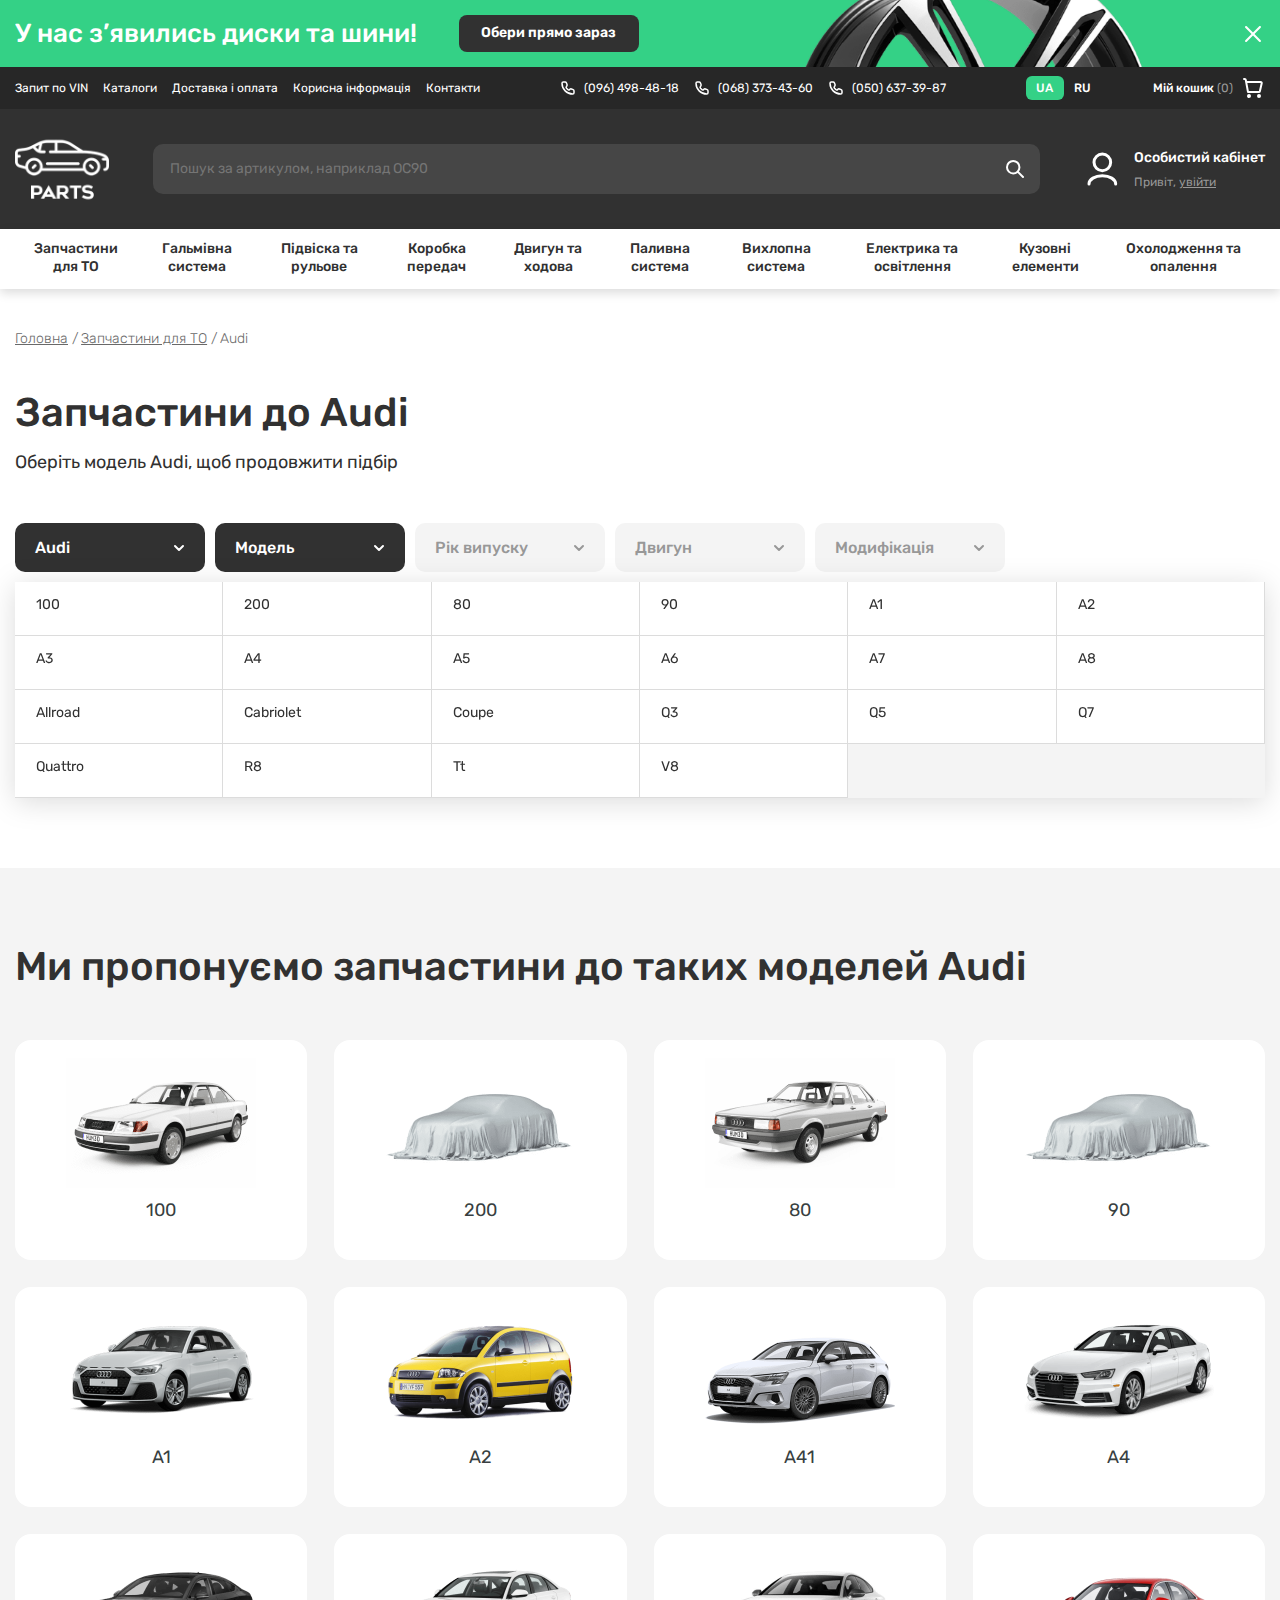
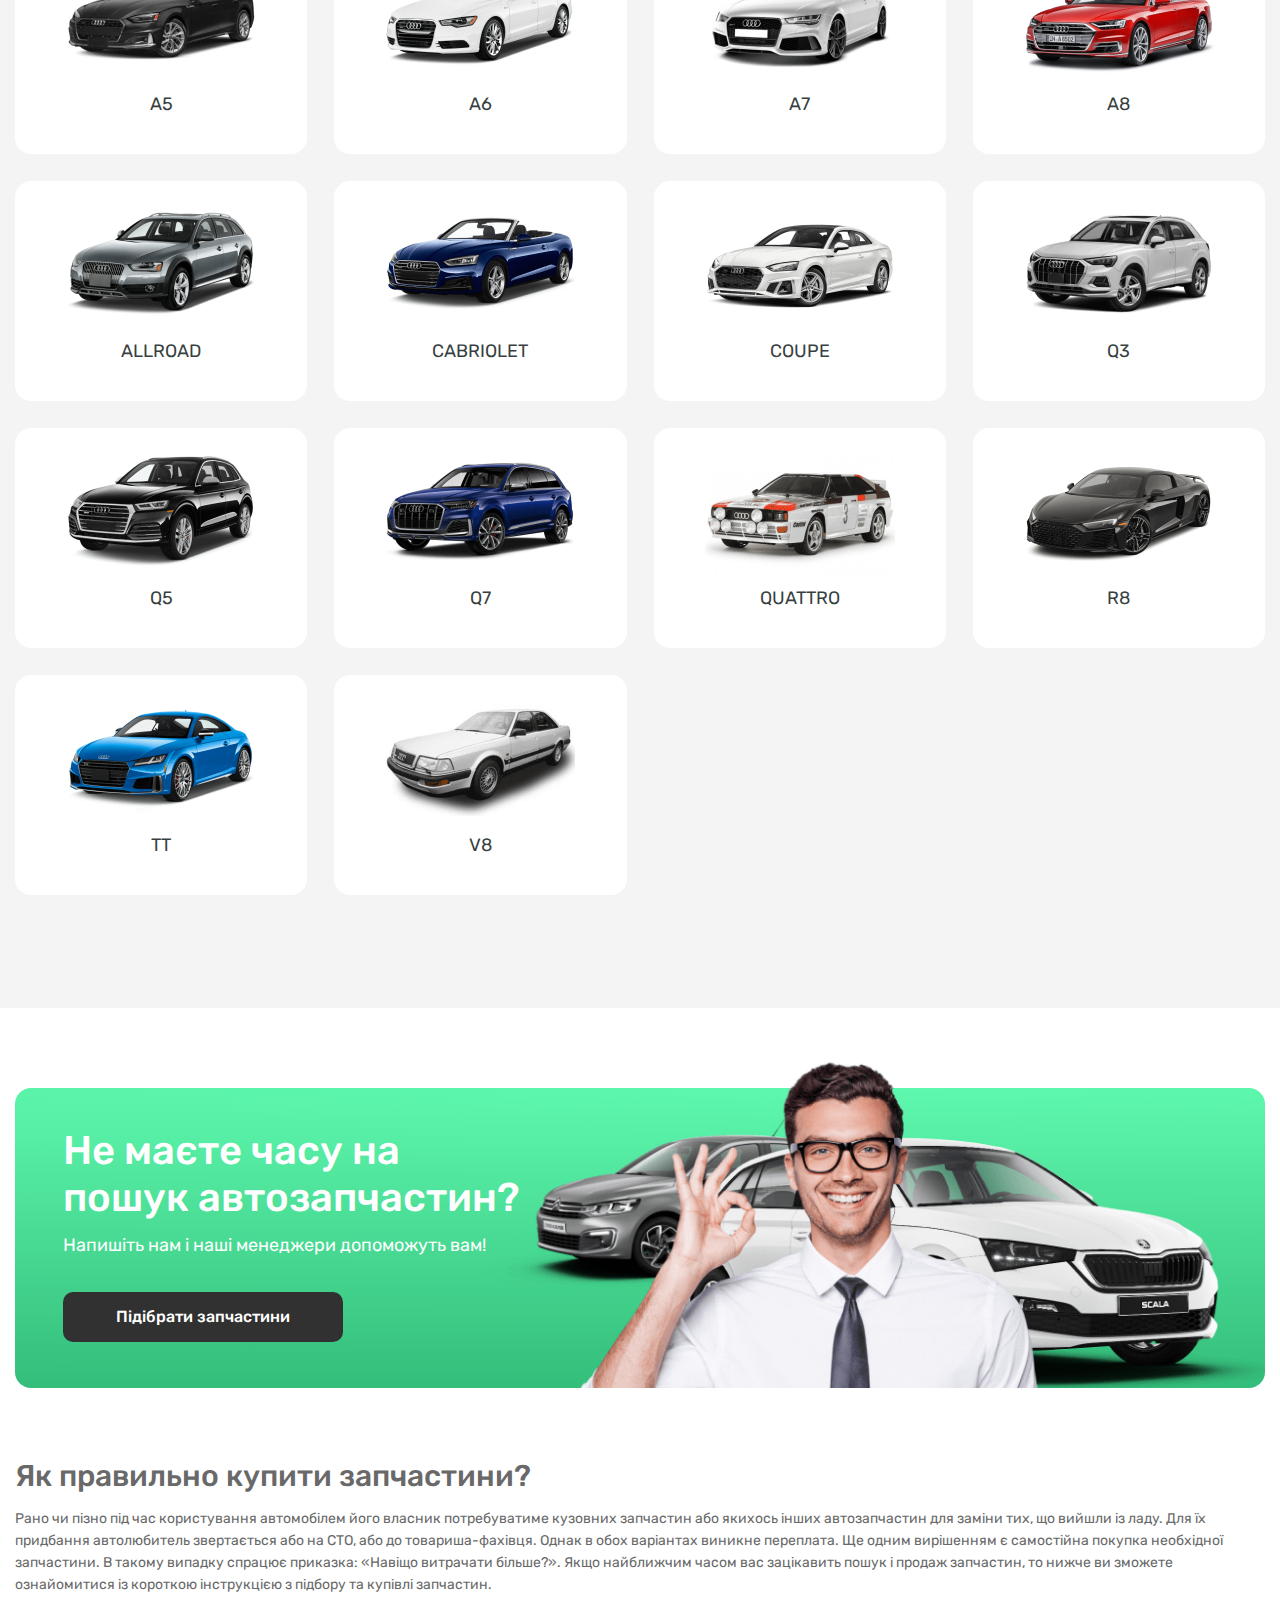
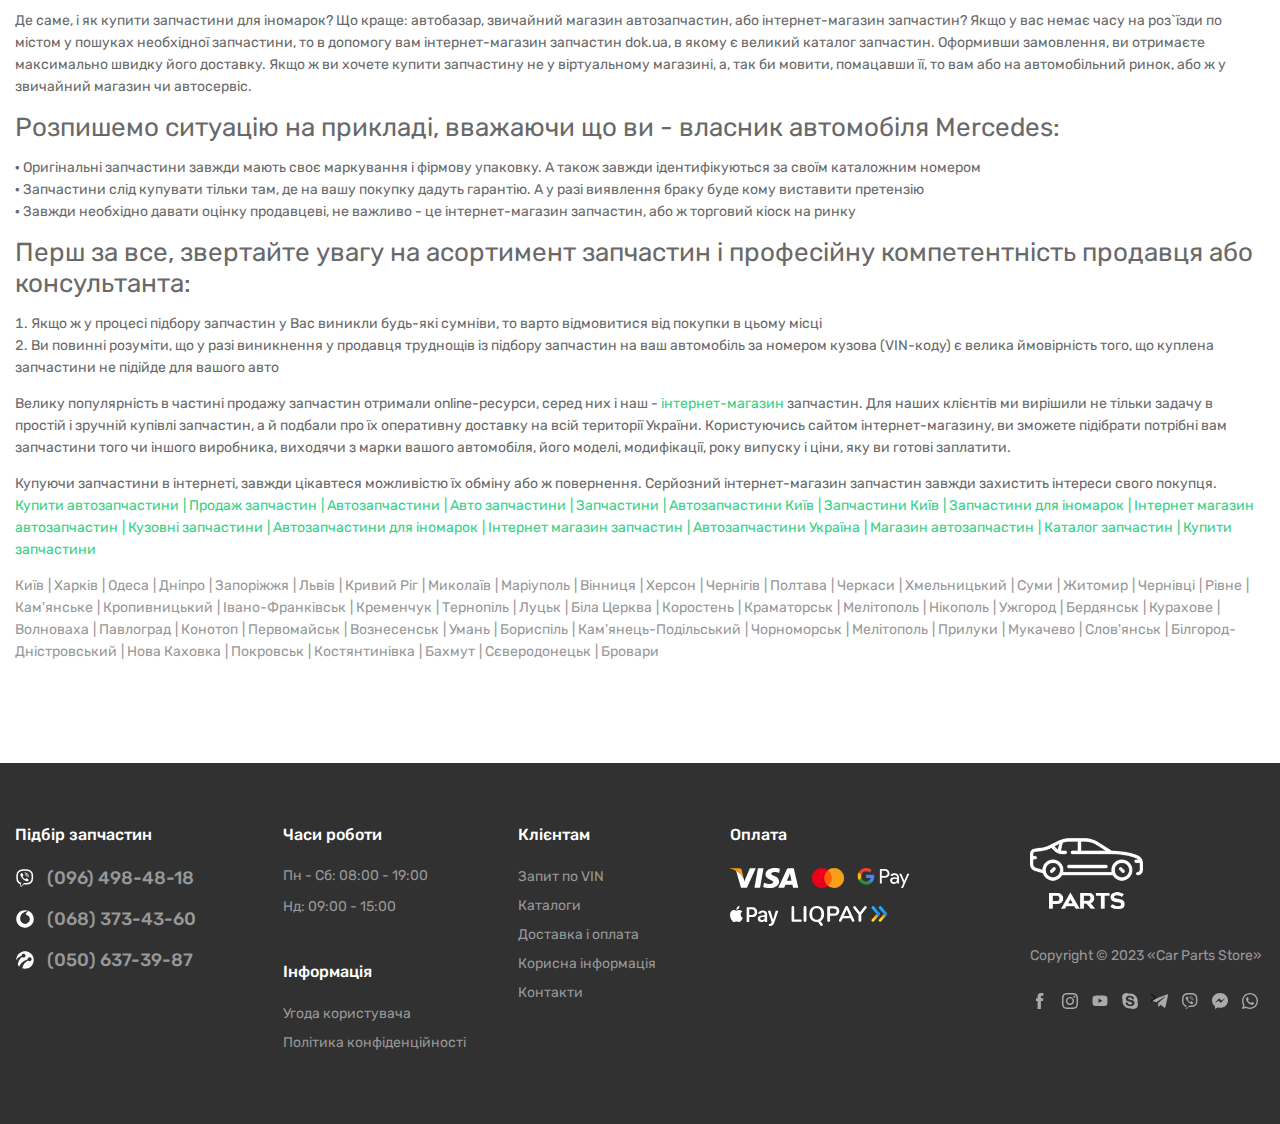
<file: marka-gc.html>
<!DOCTYPE html>
<html lang="uk">
	<head>
		<title>Car parts store</title>

		<meta charset="UTF-8">

		<!-- Fonts -->
		<link rel="preconnect" href="https://fonts.googleapis.com">
		<link rel="preconnect" href="https://fonts.gstatic.com" crossorigin>
		<link href="https://fonts.googleapis.com/css2?family=Rubik:ital,wght@0,300;0,400;0,500;0,600;0,700;0,800;0,900;1,300;1,400;1,500;1,600;1,700;1,800;1,900&display=swap" rel="stylesheet">

		<!-- CSS -->
		<link rel="stylesheet" type="text/css" href="css/style.css">

		<meta name="viewport" content="width=device-width, initial-scale=1">

		<meta name="format-detection" content="telephone=no">

		<meta name="robots" content="noindex">
	</head>
	<body>

		<header>

			<div class="header__ad">
				<div class="content-container">
					<div class="header__ad-container">
						<div class="header__ad-text-btn">
							<p>У нас з’явились диски та шини!</p>
							<a href="#">Обери прямо зараз</a>
						</div>
						<button class="header__ad-close" aria-label="Закрити" onClick="closeHeaderAd();"></button>
					</div>
				</div>
			</div>

			<div class="header__top">
				<div class="content-container">
					<div class="header__top-container">
						<div class="header__top-menu-tels-lang">
							<nav class="header__top-menu">
								<ul>
									<li><a href="#">Запит по VIN</a></li>
									<li><a href="#">Каталоги</a></li>
									<li><a href="#">Доставка і оплата</a></li>
									<li><a href="#">Корисна інформація</a></li>
									<li><a href="#">Контакти</a></li>
								</ul>
							</nav>
							<ul class="header__top-tels">
								<li><a href="#">(096) 498-48-18</a></li>
								<li><a href="#">(068) 373-43-60</a></li>
								<li><a href="#">(050) 637-39-87</a></li>
							</ul>
							<div class="header__top-lang">
								<span>UA</span>
								<a href="#">RU</a>
							</div>
						</div>
						<div class="header__top-cart">
							<a href="#">Мій кошик <span>0</span></a>
						</div>
					</div>
				</div>
			</div>

			<div class="header__center">
				<div class="content-container">
					<div class="header__center-container">
						<a href="index.html" class="header__center-logo">
							<img src="img/logo.png" alt="Logo">
						</a>
						<div class="header__center-search">
							<form action="#">
								<input type="text" placeholder="Пошук за артикулом, наприклад ОС90">
								<button aria-label="Пошук"></button>
							</form>
						</div>
						<a href="#" class="header__center-account">
							<img src="img/account.svg" alt="Аватар">
							<span>Особистий кабінет</span>
							<span>Привіт, <span>увійти</span></span>
						</a>
					</div>
				</div>
			</div>

			<div class="header__bottom">
				<div class="content-container">
					<div class="header__bottom-container">
						<div class="header__bottom-burger">
							<button aria-label="Меню" onClick="burgerMenu();">
								<span></span>
								<span></span>
								<span></span>
							</button>
						</div>
						<div class="header__bottom-menu">
							<ul>
								<li>
									<span>Запчастини для ТО</span>
									<div class="header__bottom-menu-sub">
										<div>
											<span>Деталі для технічного обслуговування</span>
											<ul>
												<li><a href="#">Гальмівні колодки</a></li>
												<li><a href="#">Гальмівні диски</a></li>
												<li><a href="#">Ремінь ГРМ</a></li>
												<li><a href="#">Свіча запалювання</a></li>
												<li><a href="#">Комплект ременів ГРМ</a></li>
											</ul>
										</div>
										<div>
											<span>Гальмівні елементи</span>
											<ul>
												<li><a href="#">Гальмівні колодки</a></li>
												<li><a href="#">Гальмівні диски</a></li>
												<li><a href="#">Комплект ременів ГРМ</a></li>
												<li><a href="#">Свіча запалювання</a></li>
												<li><a href="#">Комплект ременів ГРМ</a></li>
											</ul>
										</div>
									</div>
								</li>
								<li>
									<span>Гальмівна система</span>
									<div class="header__bottom-menu-sub">
										<div>
											<span>Гальмівні елементи</span>
											<ul>
												<li><a href="#">Гальмівні колодки</a></li>
												<li><a href="#">Гальмівні диски</a></li>
												<li><a href="#">Комплект ременів ГРМ</a></li>
												<li><a href="#">Свіча запалювання</a></li>
												<li><a href="#">Комплект ременів ГРМ</a></li>
												<li><a href="#">Гальмівні колодки</a></li>
												<li><a href="#">Гальмівні диски</a></li>
												<li><a href="#">Lorem ipsum dolor sit, amet consectetur, adipisicing elit.</a></li>
												<li><a href="#">Свіча запалювання</a></li>
												<li><a href="#">Комплект ременів ГРМ</a></li>
											</ul>
										</div>
									</div>
								</li>
								<li>
									<span>Підвіска та рульове</span>
									<div class="header__bottom-menu-sub">
										<div>
											<span>Гальмівні елементи</span>
											<ul>
												<li><a href="#">Гальмівні колодки</a></li>
												<li><a href="#">Гальмівні диски</a></li>
												<li><a href="#">Свіча запалювання</a></li>
												<li><a href="#">Комплект ременів ГРМ</a></li>
												<li><a href="#">Гальмівні колодки</a></li>
												<li><a href="#">Комплект ременів ГРМ</a></li>
												<li><a href="#">Гальмівні диски</a></li>
												<li><a href="#">Свіча запалювання</a></li>
												<li><a href="#">Комплект ременів ГРМ</a></li>
											</ul>
										</div>
										<div>
											<span>Гальмівні елементи</span>
											<ul>
												<li><a href="#">Гальмівні колодки</a></li>
												<li><a href="#">Гальмівні диски</a></li>
												<li><a href="#">Комплект ременів ГРМ</a></li>
												<li><a href="#">Свіча запалювання</a></li>
												<li><a href="#">Комплект ременів ГРМ</a></li>
											</ul>
										</div>
										<div>
											<span>Гальмівні елементи</span>
											<ul>
												<li><a href="#">Гальмівні колодки</a></li>
												<li><a href="#">Гальмівні диски</a></li>
												<li><a href="#">Свіча запалювання</a></li>
												<li><a href="#">Комплект ременів ГРМ</a></li>
											</ul>
										</div>
									</div>
								</li>
								<li>
									<span>Коробка передач</span>
									<div class="header__bottom-menu-sub">
										<div>
											<span>Гальмівні елементи</span>
											<ul>
												<li><a href="#">Гальмівні колодки</a></li>
												<li><a href="#">Гальмівні диски</a></li>
												<li><a href="#">Свіча запалювання</a></li>
												<li><a href="#">Гальмівні диски</a></li>
												<li><a href="#">Комплект ременів ГРМ</a></li>
												<li><a href="#">Гальмівні диски</a></li>
											</ul>
										</div>
										<div>
											<span>Гальмівні елементи</span>
											<ul>
												<li><a href="#">Гальмівні колодки</a></li>
												<li><a href="#">Гальмівні диски</a></li>
												<li><a href="#">Свіча запалювання</a></li>
												<li><a href="#">Гальмівні диски</a></li>
												<li><a href="#">Комплект ременів ГРМ</a></li>
												<li><a href="#">Гальмівні диски</a></li>
											</ul>
										</div>
									</div>
								</li>
								<li>
									<span>Двигун та ходова</span>
									<div class="header__bottom-menu-sub header__bottom-menu-sub_right">
										<div>
											<span>Деталі для технічного обслуговування</span>
											<ul>
												<li><a href="#">Гальмівні колодки</a></li>
												<li><a href="#">Гальмівні диски</a></li>
												<li><a href="#">Ремінь ГРМ</a></li>
												<li><a href="#">Свіча запалювання</a></li>
												<li><a href="#">Комплект ременів ГРМ</a></li>
												<li><a href="#">Гальмівні колодки</a></li>
												<li><a href="#">Гальмівні диски</a></li>
												<li><a href="#">Ремінь ГРМ</a></li>
												<li><a href="#">Свіча запалювання</a></li>
												<li><a href="#">Комплект ременів ГРМ</a></li>
												<li><a href="#">Гальмівні колодки</a></li>
												<li><a href="#">Гальмівні диски</a></li>
												<li><a href="#">Ремінь ГРМ</a></li>
												<li><a href="#">Свіча запалювання</a></li>
												<li><a href="#">Комплект ременів ГРМ</a></li>
												<li><a href="#">Гальмівні колодки</a></li>
												<li><a href="#">Гальмівні диски</a></li>
												<li><a href="#">Ремінь ГРМ</a></li>
												<li><a href="#">Свіча запалювання</a></li>
												<li><a href="#">Комплект ременів ГРМ</a></li>
											</ul>
										</div>
										<div>
											<span>Гальмівні елементи</span>
											<ul>
												<li><a href="#">Гальмівні колодки</a></li>
												<li><a href="#">Гальмівні диски</a></li>
												<li><a href="#">Комплект ременів ГРМ</a></li>
												<li><a href="#">Свіча запалювання</a></li>
												<li><a href="#">Комплект ременів ГРМ</a></li>
											</ul>
										</div>
										<div>
											<span>Деталі для технічного обслуговування</span>
											<ul>
												<li><a href="#">Гальмівні колодки</a></li>
												<li><a href="#">Гальмівні диски</a></li>
												<li><a href="#">Ремінь ГРМ</a></li>
												<li><a href="#">Свіча запалювання</a></li>
												<li><a href="#">Комплект ременів ГРМ</a></li>
											</ul>
										</div>
									</div>
								</li>
								<li>
									<span>Паливна система</span>
									<div class="header__bottom-menu-sub">
										<div>
											<span>Гальмівні елементи</span>
											<ul>
												<li><a href="#">Гальмівні колодки</a></li>
												<li><a href="#">Гальмівні диски</a></li>
												<li><a href="#">Комплект ременів ГРМ</a></li>
												<li><a href="#">Свіча запалювання</a></li>
												<li><a href="#">Комплект ременів ГРМ</a></li>
											</ul>
										</div>
									</div>
								</li>
								<li>
									<span>Вихлопна система</span>
									<div class="header__bottom-menu-sub">
										<div>
											<span>Гальмівні елементи</span>
											<ul>
												<li><a href="#">Гальмівні колодки</a></li>
												<li><a href="#">Гальмівні диски</a></li>
												<li><a href="#">Свіча запалювання</a></li>
												<li><a href="#">Комплект ременів ГРМ</a></li>
											</ul>
											<span>Елементи</span>
											<ul>
												<li><a href="#">Гальмівні колодки</a></li>
												<li><a href="#">Гальмівні диски</a></li>
											</ul>
										</div>
									</div>
								</li>
								<li>
									<span>Електрика та освітлення</span>
									<div class="header__bottom-menu-sub">
										<div>
											<span>Гальмівні елементи</span>
											<ul>
												<li><a href="#">Гальмівні колодки</a></li>
												<li><a href="#">Гальмівні диски</a></li>
												<li><a href="#">Свіча запалювання</a></li>
												<li><a href="#">Комплект ременів ГРМ</a></li>
												<li><a href="#">Гальмівні колодки</a></li>
												<li><a href="#">Гальмівні диски</a></li>
												<li><a href="#">Ремінь ГРМ</a></li>
												<li><a href="#">Свіча запалювання</a></li>
												<li><a href="#">Комплект ременів ГРМ</a></li>
												<li><a href="#">Гальмівні колодки</a></li>
												<li><a href="#">Гальмівні диски</a></li>
												<li><a href="#">Свіча запалювання</a></li>
											</ul>
										</div>
									</div>
								</li>
								<li>
									<span>Кузовні елементи</span>
									<div class="header__bottom-menu-sub header__bottom-menu-sub_right">
										<div>
											<span>Гальмівні елементи</span>
											<ul>
												<li><a href="#">Гальмівні колодки</a></li>
												<li><a href="#">Гальмівні диски</a></li>
												<li><a href="#">Свіча запалювання</a></li>
												<li><a href="#">Комплект ременів ГРМ</a></li>
												<li><a href="#">Гальмівні колодки</a></li>
												<li><a href="#">Гальмівні диски</a></li>
												<li><a href="#">Свіча запалювання</a></li>
												<li><a href="#">Комплект ременів ГРМ</a></li>
											</ul>
										</div>
										<div>
											<span>Гальмівні елементи</span>
											<ul>
												<li><a href="#">Гальмівні колодки</a></li>
												<li><a href="#">Гальмівні диски</a></li>
												<li><a href="#">Комплект ременів ГРМ</a></li>
												<li><a href="#">Свіча запалювання</a></li>
												<li><a href="#">Комплект ременів ГРМ</a></li>
											</ul>
											<span>Гальмівні елементи</span>
											<ul>
												<li><a href="#">Гальмівні колодки</a></li>
												<li><a href="#">Гальмівні диски</a></li>
												<li><a href="#">Свіча запалювання</a></li>
												<li><a href="#">Комплект ременів ГРМ</a></li>
												<li><a href="#">Гальмівні колодки</a></li>
												<li><a href="#">Гальмівні диски</a></li>
												<li><a href="#">Свіча запалювання</a></li>
												<li><a href="#">Комплект ременів ГРМ</a></li>
											</ul>
										</div>
									</div>
								</li>
								<li>
									<span>Охолодження та опалення</span>
									<div class="header__bottom-menu-sub header__bottom-menu-sub_right">
										<div>
											<span>Гальмівні елементи</span>
											<ul>
												<li><a href="#">Гальмівні колодки</a></li>
												<li><a href="#">Гальмівні диски</a></li>
												<li><a href="#">Свіча запалювання</a></li>
												<li><a href="#">Комплект ременів ГРМ</a></li>
												<li><a href="#">Гальмівні колодки</a></li>
												<li><a href="#">Гальмівні диски</a></li>
											</ul>
										</div>
										<div>
											<span>Гальмівні елементи</span>
											<ul>
												<li><a href="#">Гальмівні колодки</a></li>
												<li><a href="#">Гальмівні диски</a></li>
												<li><a href="#">Свіча запалювання</a></li>
											</ul>
											<span>Гальмівні елементи</span>
											<ul>
												<li><a href="#">Гальмівні колодки</a></li>
												<li><a href="#">Гальмівні диски</a></li>
											</ul>
										</div>
										<div>
											<span>Гальмівні елементи</span>
											<ul>
												<li><a href="#">Гальмівні колодки</a></li>
												<li><a href="#">Гальмівні диски</a></li>
												<li><a href="#">Свіча запалювання</a></li>
												<li><a href="#">Комплект ременів ГРМ</a></li>
												<li><a href="#">Гальмівні колодки</a></li>
												<li><a href="#">Гальмівні диски</a></li>
												<li><a href="#">Свіча запалювання</a></li>
												<li><a href="#">Комплект ременів ГРМ</a></li>
											</ul>
										</div>
									</div>
								</li>
							</ul>
						</div>
					</div>
				</div>
			</div>

		</header>

		<main class="main">

			<div class="content-container">
				<ul class="breadcrumb">
					<li><a href="#">Головна</a></li>
					<li><a href="#">Запчастини для ТО</a></li>
					<li>Audi</li>
				</ul>
			</div>

			<section class="car-choice">
				<div class="content-container">
					<div class="car-choice__container car-choice__container_tabs2-only">
						<h1>Запчастини до Audi</h1>
						<p class="p_18-21">Оберіть модель Audi, щоб продовжити підбір</p>
						<div class="car-choice__tabs2">
							<div class="car-choice__tabs2-btns">
								<button onClick="swithTabs2(1, this);" data-text="Марка">Audi</button>
								<button onClick="swithTabs2(2, this);" data-text="Модель">Модель</button>
								<button onClick="swithTabs2(3, this);" data-text="Рік випуску" disabled>Рік випуску</button>
								<button onClick="swithTabs2(4, this);" data-text="Двигун" disabled>Двигун</button>
								<button onClick="swithTabs2(5, this);" data-text="Модифікація" disabled>Модифікація</button>
							</div>
							<div class="car-choice__tabs2-content car-choice__tabs2-content_table6">
								<button onclick="swithTabs2(3, this);">100</button>
								<button onclick="swithTabs2(3, this);">200</button>
								<button onclick="swithTabs2(3, this);">80</button>
								<button onclick="swithTabs2(3, this);">90</button>
								<button onclick="swithTabs2(3, this);">A1</button>
								<button onclick="swithTabs2(3, this);">A2</button>
								<button onclick="swithTabs2(3, this);">A3</button>
								<button onclick="swithTabs2(3, this);">A4</button>
								<button onclick="swithTabs2(3, this);">A5</button>
								<button onclick="swithTabs2(3, this);">A6</button>
								<button onclick="swithTabs2(3, this);">A7</button>
								<button onclick="swithTabs2(3, this);">A8</button>
								<button onclick="swithTabs2(3, this);">Allroad</button>
								<button onclick="swithTabs2(3, this);">Cabriolet</button>
								<button onclick="swithTabs2(3, this);">Coupe</button>
								<button onclick="swithTabs2(3, this);">Q3</button>
								<button onclick="swithTabs2(3, this);">Q5</button>
								<button onclick="swithTabs2(3, this);">Q7</button>
								<button onclick="swithTabs2(3, this);">Quattro</button>
								<button onclick="swithTabs2(3, this);">R8</button>
								<button onclick="swithTabs2(3, this);">Tt</button>
								<button onclick="swithTabs2(3, this);">V8</button>
							</div>
						</div>
					</div>
				</div>
			</section>

			<section class="bg_F4F4F4 pb-113">
				<div class="content-container">
					<h2 class="h2_pt75-pb50 h2_mw575-center">Ми пропонуємо запчастини до таких моделей Audi</h2>
					<div class="car-models-grid">
						<a href="#">
							<img src="img/car-model/1.png" alt="Car model">
							<span>100</span>
						</a>
						<a href="#">
							<img src="img/car-model/0.png" alt="Car model">
							<span>200</span>
						</a>
						<a href="#">
							<img src="img/car-model/2.png" alt="Car model">
							<span>80</span>
						</a>
						<a href="#">
							<img src="img/car-model/0.png" alt="Car model">
							<span>90</span>
						</a>
						<a href="#">
							<img src="img/car-model/3.png" alt="Car model">
							<span>A1</span>
						</a>
						<a href="#">
							<img src="img/car-model/4.png" alt="Car model">
							<span>A2</span>
						</a>
						<a href="#">
							<img src="img/car-model/5.png" alt="Car model">
							<span>A41</span>
						</a>
						<a href="#">
							<img src="img/car-model/6.png" alt="Car model">
							<span>A4</span>
						</a>
						<a href="#">
							<img src="img/car-model/7.png" alt="Car model">
							<span>A5</span>
						</a>
						<a href="#">
							<img src="img/car-model/8.png" alt="Car model">
							<span>A6</span>
						</a>
						<a href="#">
							<img src="img/car-model/9.png" alt="Car model">
							<span>A7</span>
						</a>
						<a href="#">
							<img src="img/car-model/10.png" alt="Car model">
							<span>A8</span>
						</a>
						<a href="#">
							<img src="img/car-model/11.png" alt="Car model">
							<span>ALLROAD</span>
						</a>
						<a href="#">
							<img src="img/car-model/12.png" alt="Car model">
							<span>CABRIOLET</span>
						</a>
						<a href="#">
							<img src="img/car-model/13.png" alt="Car model">
							<span>COUPE</span>
						</a>
						<a href="#">
							<img src="img/car-model/14.png" alt="Car model">
							<span>Q3</span>
						</a>
						<a href="#">
							<img src="img/car-model/15.png" alt="Car model">
							<span>Q5</span>
						</a>
						<a href="#">
							<img src="img/car-model/16.png" alt="Car model">
							<span>Q7</span>
						</a>
						<a href="#">
							<img src="img/car-model/17.png" alt="Car model">
							<span>QUATTRO</span>
						</a>
						<a href="#">
							<img src="img/car-model/18.png" alt="Car model">
							<span>R8</span>
						</a>
						<a href="#">
							<img src="img/car-model/19.png" alt="Car model">
							<span>TT</span>
						</a>
						<a href="#">
							<img src="img/car-model/20.png" alt="Car model">
							<span>V8</span>
						</a>
					</div>
				</div>
			</section>

			<section class="contact-us pt-80_pb-70">
				<div class="content-container">
					<div class="contact-us__container">
						<h2>Не маєте часу на пошук автозапчастин?</h2>
						<p class="p_18-21">Напишіть нам і наші менеджери допоможуть вам!</p>
						<a href="#">Підібрати запчастини</a>
						<img src="img/2cars-man.png" alt="Background image">
					</div>
				</div>

			</section>

			<section class="text text_clr696969">
				<div class="content-container">
					<h3>Як правильно купити запчастини?</h3>
					<br>
					<p>Рано чи пізно під час користування автомобілем його власник потребуватиме кузовних запчастин або якихось інших автозапчастин для заміни тих, що вийшли із ладу. Для їх придбання автолюбитель звертається або на СТО, або до товариша-фахівця. Однак в обох варіантах виникне переплата. Ще одним вирішенням є самостійна покупка необхідної запчастини. В такому випадку спрацює приказка: «Навіщо витрачати більше?». Якщо найближчим часом вас зацікавить пошук і продаж запчастин, то нижче ви зможете ознайомитися із короткою інструкцією з підбору та купівлі запчастин.</p>
					<br>
					<p>Де саме, і як купити запчастини для іномарок? Що краще: автобазар, звичайний магазин автозапчастин, або інтернет-магазин запчастин? Якщо у вас немає часу на роз`їзди по містом у пошуках необхідної запчастини, то в допомогу вам інтернет-магазин запчастин dok.ua, в якому є великий каталог запчастин. Оформивши замовлення, ви отримаєте максимально швидку його доставку. Якщо ж ви хочете купити запчастину не у віртуальному магазині, а, так би мовити, помацавши її, то вам або на автомобільний ринок, або ж у звичайний магазин чи автосервіс.</p>
					<br>
					<h4>Розпишемо ситуацію на прикладі, вважаючи що ви - власник автомобіля Mercedes:</h4>
					<br>
					<ul>
						<li>Оригінальні запчастини завжди мають своє маркування і фірмову упаковку. А також завжди ідентифікуються за своїм каталожним номером</li>
						<li>Запчастини слід купувати тільки там, де на вашу покупку дадуть гарантію. А у разі виявлення браку буде кому виставити претензію</li>
						<li>Завжди необхідно давати оцінку продавцеві, не важливо - це інтернет-магазин запчастин, або ж торговий кіоск на ринку</li>
					</ul>
					<br>
					<h4>Перш за все, звертайте увагу на асортимент запчастин і професійну компетентність продавця або консультанта:</h4>
					<br>
					<ol>
						<li>Якщо ж у процесі підбору запчастин у Вас виникли будь-які сумніви, то варто відмовитися від покупки в цьому місці</li>
						<li>Ви повинні розуміти, що у разі виникнення у продавця труднощів із підбору запчастин на ваш автомобіль за номером кузова (VIN-коду) є велика ймовірність того, що куплена запчастини не підійде для вашого авто</li>
					</ol>
					<br>
					<p>Велику популярність в частині продажу запчастин отримали online-ресурси, серед них і наш - <a href="#">інтернет-магазин</a> запчастин. Для наших клієнтів ми вирішили не тільки задачу в простій і зручній купівлі запчастин, а й подбали про їх оперативну доставку на всій території України. Користуючись сайтом інтернет-магазину, ви зможете підібрати потрібні вам запчастини того чи іншого виробника, виходячи з марки вашого автомобіля, його моделі, модифікації, року випуску і ціни, яку ви готові заплатити.</p>
					<br>
					<p>Купуючи запчастини в інтернеті, завжди цікавтеся можливістю їх обміну або ж повернення. Серйозний інтернет-магазин запчастин завжди захистить інтереси свого покупця.</p>
					<p class="links_separator">
						<a href="#">Купити автозапчастини</a>
						<a href="#">Продаж запчастин</a>
						<a href="#">Автозапчастини</a>
						<a href="#">Авто запчастини</a>
						<a href="#">Запчастини</a>
						<a href="#">Автозапчастини Київ</a>
						<a href="#">Запчастини Київ</a>
						<a href="#">Запчастини для іномарок</a>
						<a href="#">Інтернет магазин автозапчастин</a>
						<a href="#">Кузовні запчастини</a>
						<a href="#">Автозапчастини для іномарок</a>
						<a href="#">Інтернет магазин запчастин</a>
						<a href="#">Автозапчастини Україна</a>
						<a href="#">Магазин автозапчастин</a>
						<a href="#">Каталог запчастин</a>
						<a href="#">Купити запчастини</a>
					</p>
					<br>
					<p class="links_clr989898 links_separator">
						<a href="#">Київ</a>
						<a href="#">Харків</a>
						<a href="#">Одеса</a>
						<a href="#">Дніпро</a>
						<a href="#">Запоріжжя</a>
						<a href="#">Львів</a>
						<a href="#">Кривий Ріг</a>
						<a href="#">Миколаїв</a>
						<a href="#">Маріуполь</a>
						<a href="#">Вінниця</a>
						<a href="#">Херсон</a>
						<a href="#">Чернігів</a>
						<a href="#">Полтава</a>
						<a href="#">Черкаси</a>
						<a href="#">Хмельницький</a>
						<a href="#">Суми</a>
						<a href="#">Житомир</a>
						<a href="#">Чернівці</a>
						<a href="#">Рівне</a>
						<a href="#">Кам'янське</a>
						<a href="#">Кропивницький</a>
						<a href="#">Івано-Франківськ</a>
						<a href="#">Кременчук</a>
						<a href="#">Тернопіль</a>
						<a href="#">Луцьк</a>
						<a href="#">Біла Церква</a>
						<a href="#">Коростень</a>
						<a href="#">Краматорськ</a>
						<a href="#">Мелітополь</a>
						<a href="#">Нікополь</a>
						<a href="#">Ужгород</a>
						<a href="#">Бердянськ</a>
						<a href="#">Курахове</a>
						<a href="#">Волноваха</a>
						<a href="#">Павлоград</a>
						<a href="#">Конотоп</a>
						<a href="#">Первомайськ</a>
						<a href="#">Вознесенськ</a>
						<a href="#">Умань</a>
						<a href="#">Бориспіль</a>
						<a href="#">Кам'янець-Подільський</a>
						<a href="#">Чорноморськ</a>
						<a href="#">Мелітополь</a>
						<a href="#">Прилуки</a>
						<a href="#">Мукачево</a>
						<a href="#">Слов'янськ</a>
						<a href="#">Білгород-Дністровський</a>
						<a href="#">Нова Каховка</a>
						<a href="#">Покровськ</a>
						<a href="#">Костянтинівка</a>
						<a href="#">Бахмут</a>
						<a href="#">Сєверодонецьк</a>
						<a href="#">Бровари</a>
					</p>
				</div>
			</section>

		</main>

		<footer class="footer">
			<div class="content-container">
				<div class="footer__container">

					<div class="footer__tels">
						<p class="footer__title">Підбір запчастин</p>
						<div class="footer__tels-items">
							<a href="#">
								<span class="icon icon-viber"></span>
								<span>(096) 498-48-18</span>
							</a>
							<a href="#">
								<span class="icon icon-vodafone"></span>
								<span>(068) 373-43-60</span>
							</a>
							<a href="#">
								<span class="icon icon-lifecell"></span>
								<span>(050) 637-39-87</span>
							</a>
						</div>
					</div>

					<div class="footer__time-info">
						<div class="footer__time">
							<p class="footer__title">Часи роботи</p>
							<p>Пн - Сб:  08:00 - 19:00<br><br>Нд: 09:00 - 15:00</p>
						</div>
						<div class="footer__info">
							<p class="footer__title">Інформація</p>
							<div class="footer__links">
								<a href="#">Угода користувача</a>
								<a href="#">Політика конфіденційності</a>
							</div>
						</div>
					</div>

					<div class="footer__clients">
						<p class="footer__title">Клієнтам</p>
						<div class="footer__links">
							<a href="#">Запит по VIN</a>
							<a href="#">Каталоги</a>
							<a href="#">Доставка і оплата</a>
							<a href="#">Корисна інформація</a>
							<a href="#">Контакти</a>
						</div>
					</div>

					<div class="footer__payment">
						<p class="footer__title">Оплата</p>
						<div class="footer__payment-items">
							<span class="icon icon-visa"></span>
							<span class="icon icon-mastercard"></span>
							<span class="icon icon-google-pay"></span>
							<span class="icon icon-apple-pay"></span>
							<span class="icon icon-liqpay"></span>
						</div>
					</div>

					<div class="footer__logo-copy-socials">
						<img class="footer__logo" src="img/logo.png" alt="Logo">
						<p class="footer__copy">Copyright © 2023 «Car Parts Store»</p>
						<div class="footer__socials">
							<a href="#" aria-label="Facebook" class="icon icon-socials icon-socials-facebook"></a>
							<a href="#" aria-label="Instagram" class="icon icon-socials icon-socials-instagram"></a>
							<a href="#" aria-label="YouTube" class="icon icon-socials icon-socials-youtube"></a>
							<a href="#" aria-label="Skype" class="icon icon-socials icon-socials-skype"></a>
							<a href="#" aria-label="Telegram" class="icon icon-socials icon-socials-telegram">></a>
							<a href="#" aria-label="Viber" class="icon icon-socials icon-socials-viber"></a>
							<a href="#" aria-label="Messanger" class="icon icon-socials icon-socials-messenger"></a>
							<a href="#" aria-label="WhatsApp" class="icon icon-socials icon-socials-whatsapp"></a>
						</div>
					</div>

				</div>
			</div>
		</footer>
		
		<script src="js/script.js"></script>
	</body>
</html>
</file>
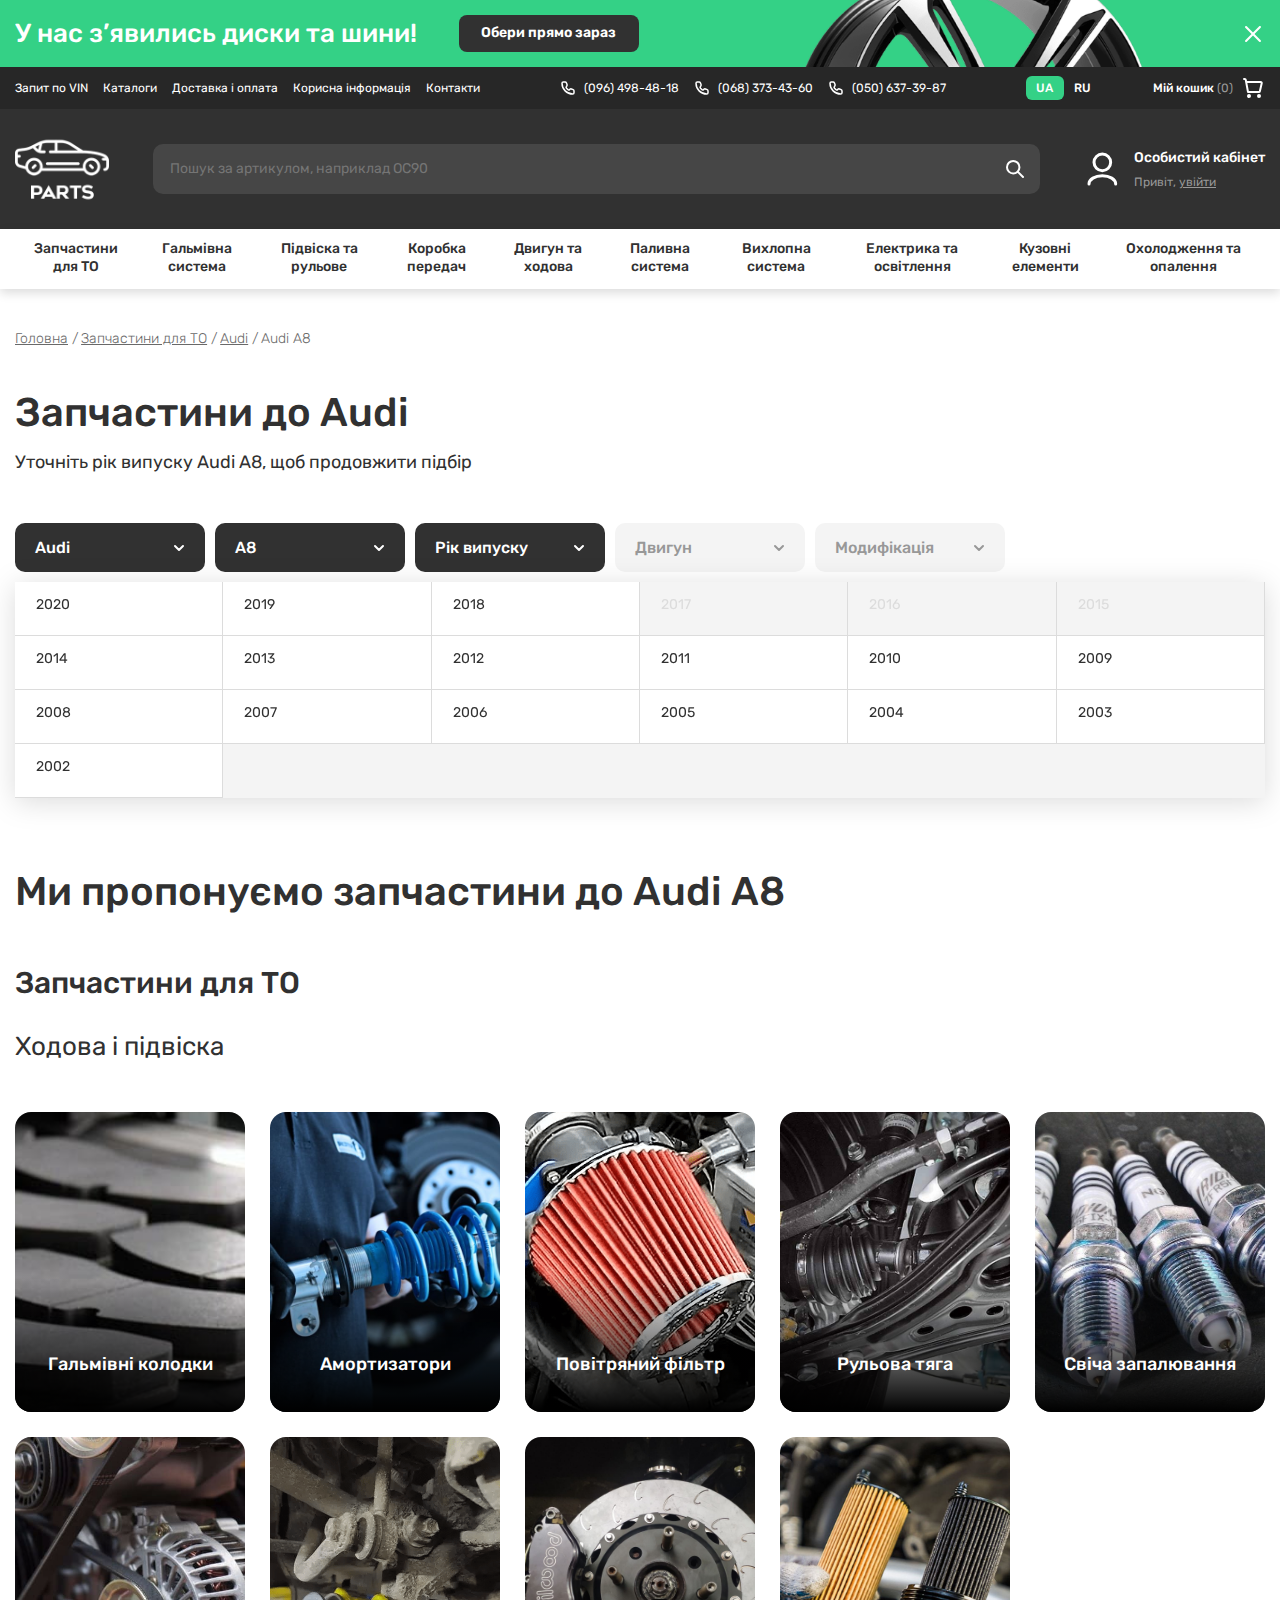
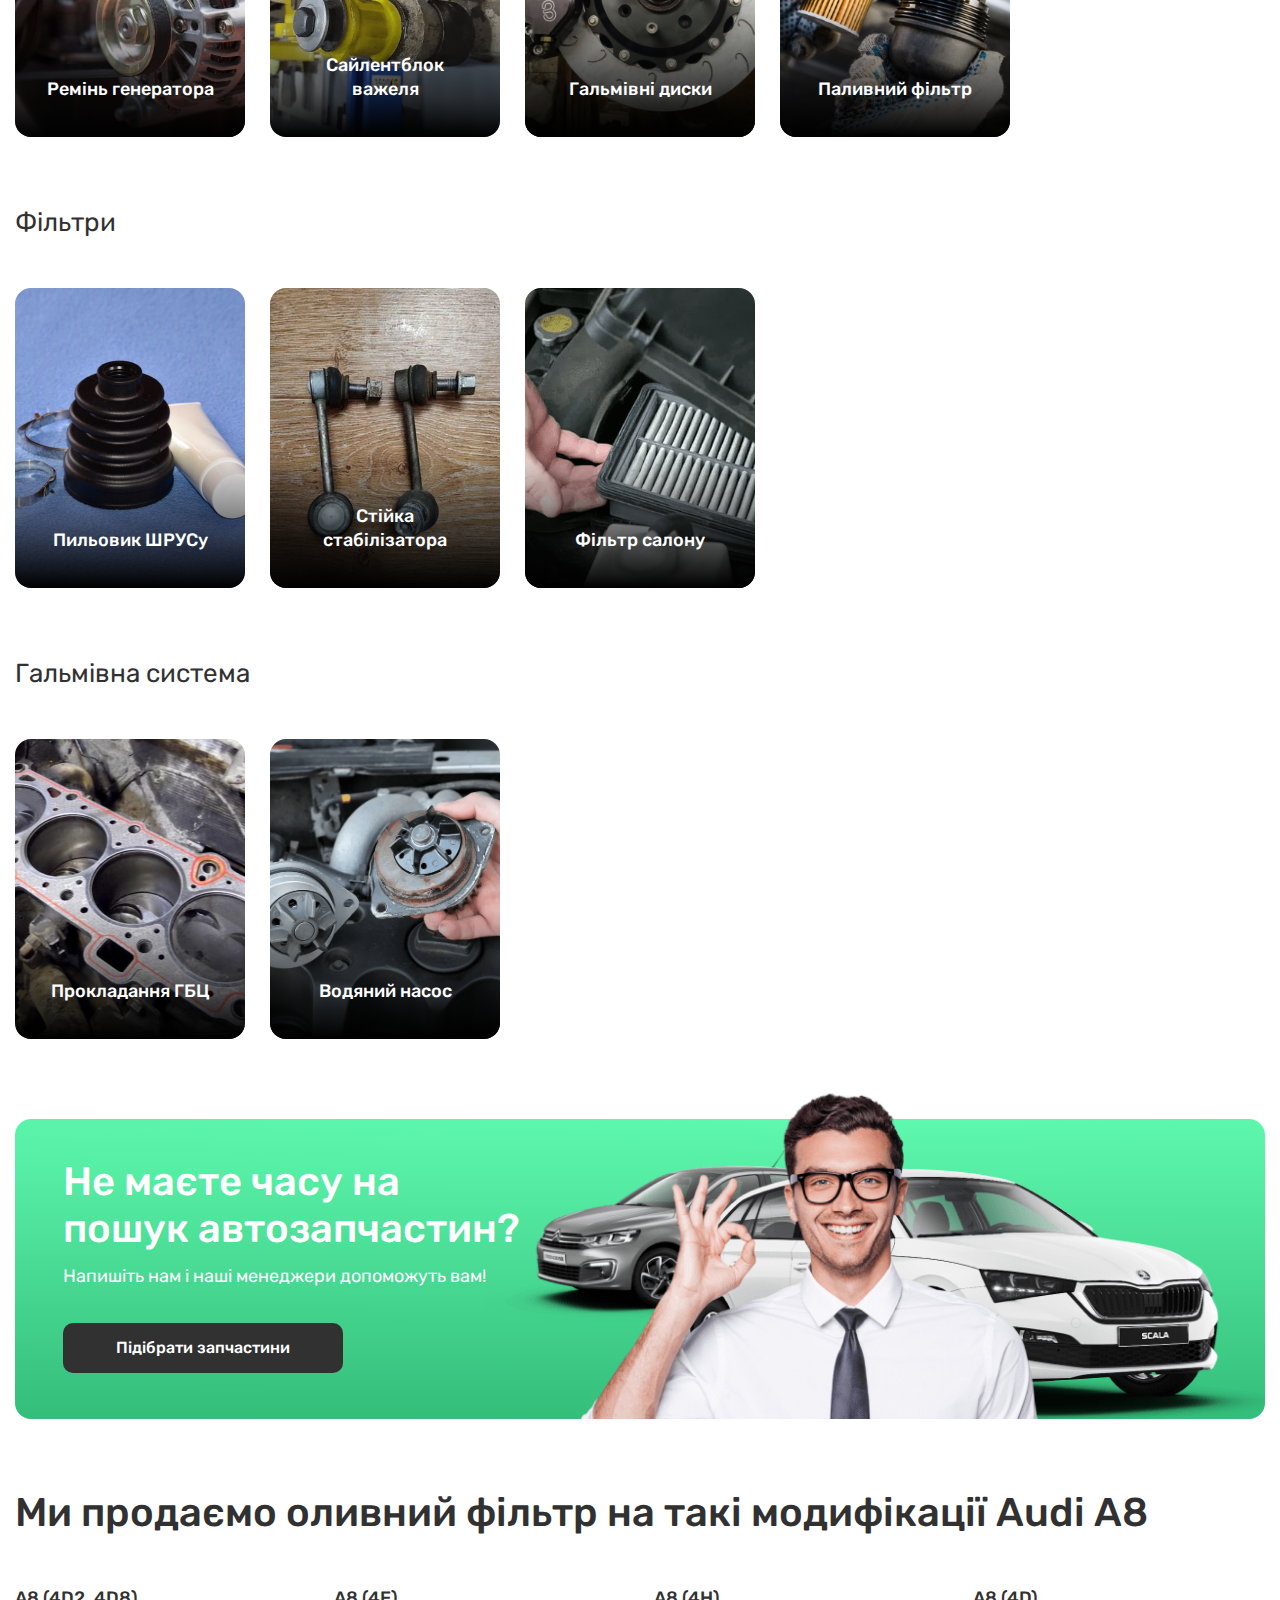
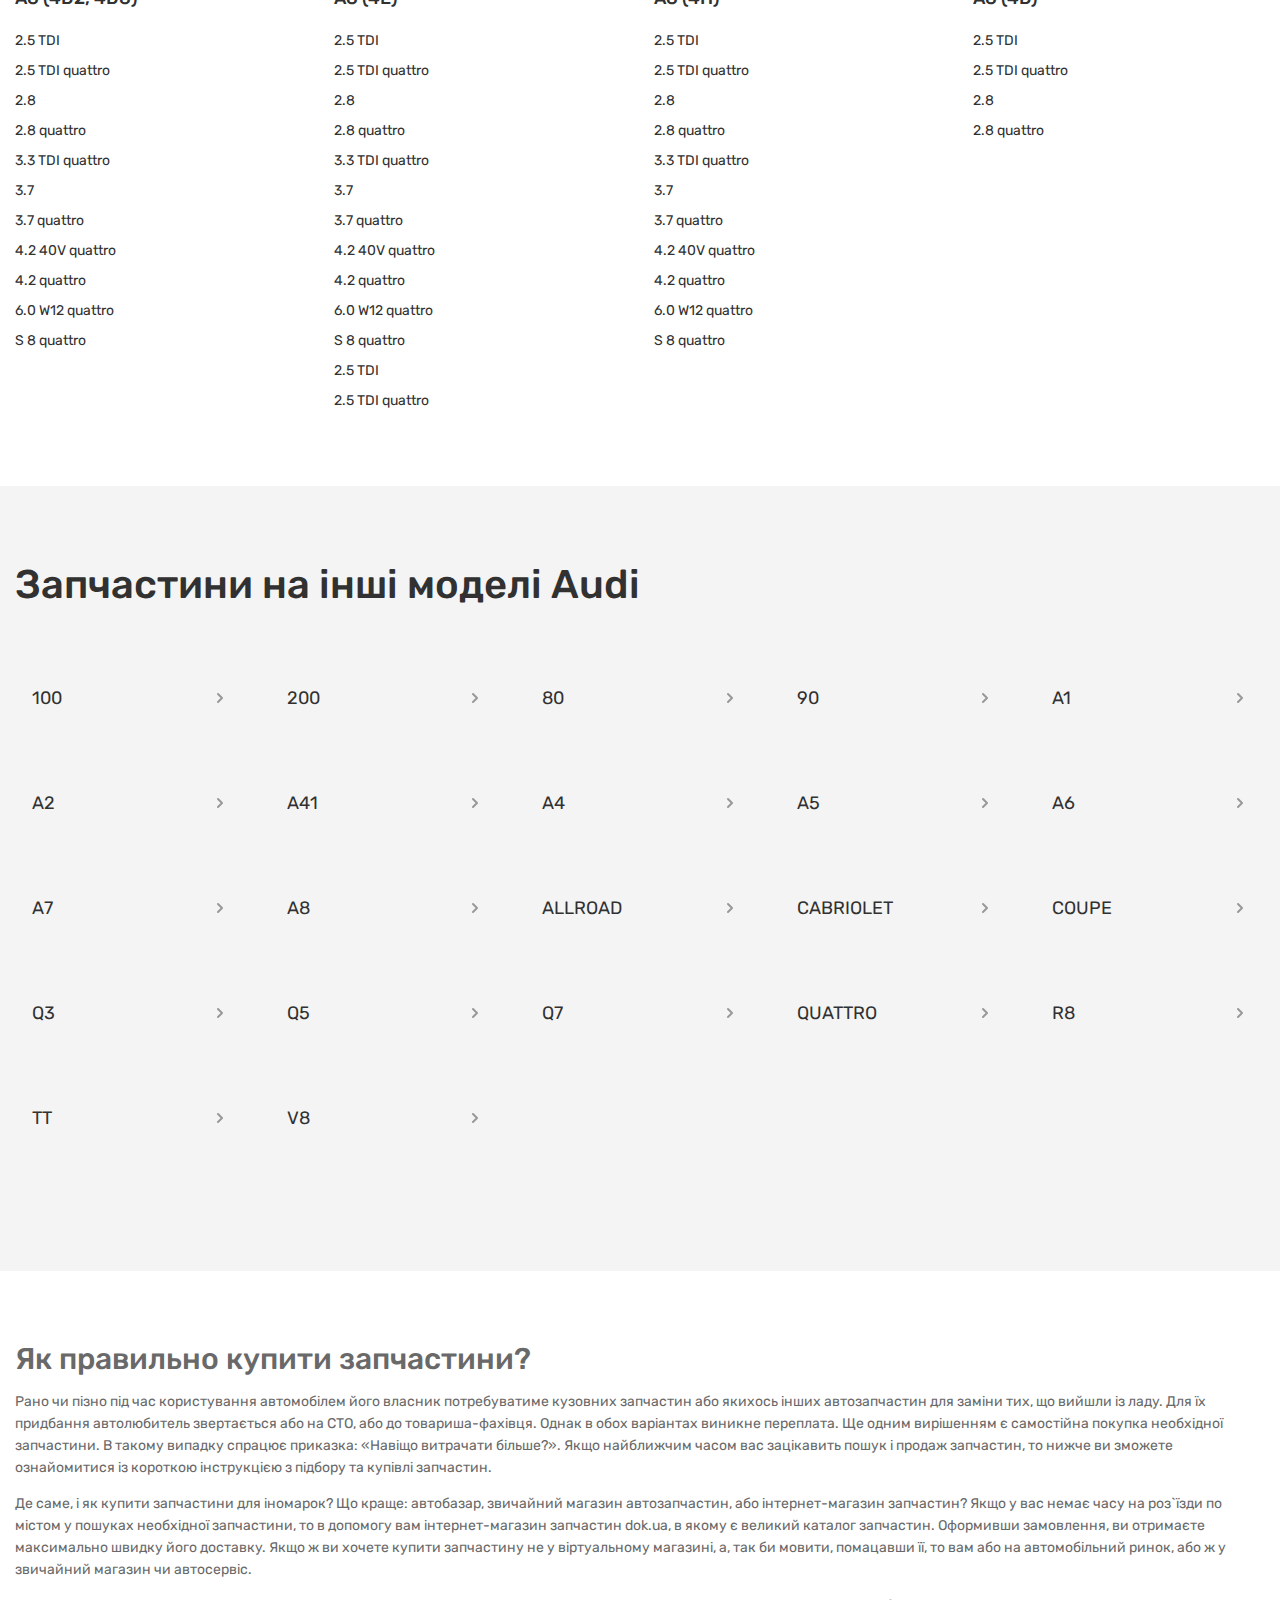
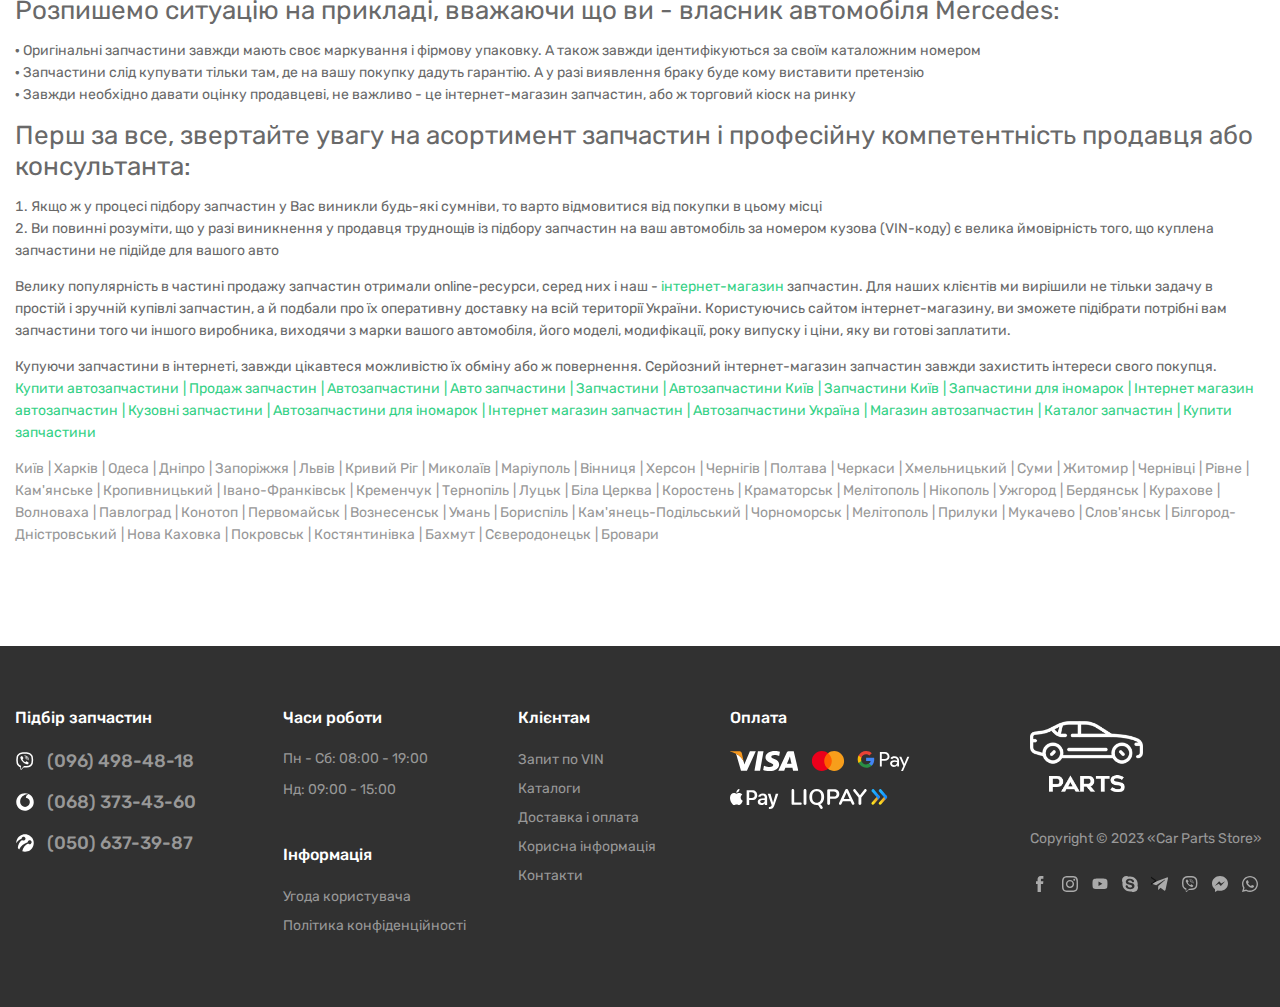
<file: model-gc.html>
<!DOCTYPE html>
<html lang="uk">
	<head>
		<title>Car parts store</title>

		<meta charset="UTF-8">

		<!-- Fonts -->
		<link rel="preconnect" href="https://fonts.googleapis.com">
		<link rel="preconnect" href="https://fonts.gstatic.com" crossorigin>
		<link href="https://fonts.googleapis.com/css2?family=Rubik:ital,wght@0,300;0,400;0,500;0,600;0,700;0,800;0,900;1,300;1,400;1,500;1,600;1,700;1,800;1,900&display=swap" rel="stylesheet">

		<!-- CSS -->
		<link rel="stylesheet" type="text/css" href="css/style.css">

		<meta name="viewport" content="width=device-width, initial-scale=1">

		<meta name="format-detection" content="telephone=no">

		<meta name="robots" content="noindex">
	</head>
	<body>

		<header>

			<div class="header__ad">
				<div class="content-container">
					<div class="header__ad-container">
						<div class="header__ad-text-btn">
							<p>У нас з’явились диски та шини!</p>
							<a href="#">Обери прямо зараз</a>
						</div>
						<button class="header__ad-close" aria-label="Закрити" onClick="closeHeaderAd();"></button>
					</div>
				</div>
			</div>

			<div class="header__top">
				<div class="content-container">
					<div class="header__top-container">
						<div class="header__top-menu-tels-lang">
							<nav class="header__top-menu">
								<ul>
									<li><a href="#">Запит по VIN</a></li>
									<li><a href="#">Каталоги</a></li>
									<li><a href="#">Доставка і оплата</a></li>
									<li><a href="#">Корисна інформація</a></li>
									<li><a href="#">Контакти</a></li>
								</ul>
							</nav>
							<ul class="header__top-tels">
								<li><a href="#">(096) 498-48-18</a></li>
								<li><a href="#">(068) 373-43-60</a></li>
								<li><a href="#">(050) 637-39-87</a></li>
							</ul>
							<div class="header__top-lang">
								<span>UA</span>
								<a href="#">RU</a>
							</div>
						</div>
						<div class="header__top-cart">
							<a href="#">Мій кошик <span>0</span></a>
						</div>
					</div>
				</div>
			</div>

			<div class="header__center">
				<div class="content-container">
					<div class="header__center-container">
						<a href="index.html" class="header__center-logo">
							<img src="img/logo.png" alt="Logo">
						</a>
						<div class="header__center-search">
							<form action="#">
								<input type="text" placeholder="Пошук за артикулом, наприклад ОС90">
								<button aria-label="Пошук"></button>
							</form>
						</div>
						<a href="#" class="header__center-account">
							<img src="img/account.svg" alt="Аватар">
							<span>Особистий кабінет</span>
							<span>Привіт, <span>увійти</span></span>
						</a>
					</div>
				</div>
			</div>

			<div class="header__bottom">
				<div class="content-container">
					<div class="header__bottom-container">
						<div class="header__bottom-burger">
							<button aria-label="Меню" onClick="burgerMenu();">
								<span></span>
								<span></span>
								<span></span>
							</button>
						</div>
						<div class="header__bottom-menu">
							<ul>
								<li>
									<span>Запчастини для ТО</span>
									<div class="header__bottom-menu-sub">
										<div>
											<span>Деталі для технічного обслуговування</span>
											<ul>
												<li><a href="#">Гальмівні колодки</a></li>
												<li><a href="#">Гальмівні диски</a></li>
												<li><a href="#">Ремінь ГРМ</a></li>
												<li><a href="#">Свіча запалювання</a></li>
												<li><a href="#">Комплект ременів ГРМ</a></li>
											</ul>
										</div>
										<div>
											<span>Гальмівні елементи</span>
											<ul>
												<li><a href="#">Гальмівні колодки</a></li>
												<li><a href="#">Гальмівні диски</a></li>
												<li><a href="#">Комплект ременів ГРМ</a></li>
												<li><a href="#">Свіча запалювання</a></li>
												<li><a href="#">Комплект ременів ГРМ</a></li>
											</ul>
										</div>
									</div>
								</li>
								<li>
									<span>Гальмівна система</span>
									<div class="header__bottom-menu-sub">
										<div>
											<span>Гальмівні елементи</span>
											<ul>
												<li><a href="#">Гальмівні колодки</a></li>
												<li><a href="#">Гальмівні диски</a></li>
												<li><a href="#">Комплект ременів ГРМ</a></li>
												<li><a href="#">Свіча запалювання</a></li>
												<li><a href="#">Комплект ременів ГРМ</a></li>
												<li><a href="#">Гальмівні колодки</a></li>
												<li><a href="#">Гальмівні диски</a></li>
												<li><a href="#">Lorem ipsum dolor sit, amet consectetur, adipisicing elit.</a></li>
												<li><a href="#">Свіча запалювання</a></li>
												<li><a href="#">Комплект ременів ГРМ</a></li>
											</ul>
										</div>
									</div>
								</li>
								<li>
									<span>Підвіска та рульове</span>
									<div class="header__bottom-menu-sub">
										<div>
											<span>Гальмівні елементи</span>
											<ul>
												<li><a href="#">Гальмівні колодки</a></li>
												<li><a href="#">Гальмівні диски</a></li>
												<li><a href="#">Свіча запалювання</a></li>
												<li><a href="#">Комплект ременів ГРМ</a></li>
												<li><a href="#">Гальмівні колодки</a></li>
												<li><a href="#">Комплект ременів ГРМ</a></li>
												<li><a href="#">Гальмівні диски</a></li>
												<li><a href="#">Свіча запалювання</a></li>
												<li><a href="#">Комплект ременів ГРМ</a></li>
											</ul>
										</div>
										<div>
											<span>Гальмівні елементи</span>
											<ul>
												<li><a href="#">Гальмівні колодки</a></li>
												<li><a href="#">Гальмівні диски</a></li>
												<li><a href="#">Комплект ременів ГРМ</a></li>
												<li><a href="#">Свіча запалювання</a></li>
												<li><a href="#">Комплект ременів ГРМ</a></li>
											</ul>
										</div>
										<div>
											<span>Гальмівні елементи</span>
											<ul>
												<li><a href="#">Гальмівні колодки</a></li>
												<li><a href="#">Гальмівні диски</a></li>
												<li><a href="#">Свіча запалювання</a></li>
												<li><a href="#">Комплект ременів ГРМ</a></li>
											</ul>
										</div>
									</div>
								</li>
								<li>
									<span>Коробка передач</span>
									<div class="header__bottom-menu-sub">
										<div>
											<span>Гальмівні елементи</span>
											<ul>
												<li><a href="#">Гальмівні колодки</a></li>
												<li><a href="#">Гальмівні диски</a></li>
												<li><a href="#">Свіча запалювання</a></li>
												<li><a href="#">Гальмівні диски</a></li>
												<li><a href="#">Комплект ременів ГРМ</a></li>
												<li><a href="#">Гальмівні диски</a></li>
											</ul>
										</div>
										<div>
											<span>Гальмівні елементи</span>
											<ul>
												<li><a href="#">Гальмівні колодки</a></li>
												<li><a href="#">Гальмівні диски</a></li>
												<li><a href="#">Свіча запалювання</a></li>
												<li><a href="#">Гальмівні диски</a></li>
												<li><a href="#">Комплект ременів ГРМ</a></li>
												<li><a href="#">Гальмівні диски</a></li>
											</ul>
										</div>
									</div>
								</li>
								<li>
									<span>Двигун та ходова</span>
									<div class="header__bottom-menu-sub header__bottom-menu-sub_right">
										<div>
											<span>Деталі для технічного обслуговування</span>
											<ul>
												<li><a href="#">Гальмівні колодки</a></li>
												<li><a href="#">Гальмівні диски</a></li>
												<li><a href="#">Ремінь ГРМ</a></li>
												<li><a href="#">Свіча запалювання</a></li>
												<li><a href="#">Комплект ременів ГРМ</a></li>
												<li><a href="#">Гальмівні колодки</a></li>
												<li><a href="#">Гальмівні диски</a></li>
												<li><a href="#">Ремінь ГРМ</a></li>
												<li><a href="#">Свіча запалювання</a></li>
												<li><a href="#">Комплект ременів ГРМ</a></li>
												<li><a href="#">Гальмівні колодки</a></li>
												<li><a href="#">Гальмівні диски</a></li>
												<li><a href="#">Ремінь ГРМ</a></li>
												<li><a href="#">Свіча запалювання</a></li>
												<li><a href="#">Комплект ременів ГРМ</a></li>
												<li><a href="#">Гальмівні колодки</a></li>
												<li><a href="#">Гальмівні диски</a></li>
												<li><a href="#">Ремінь ГРМ</a></li>
												<li><a href="#">Свіча запалювання</a></li>
												<li><a href="#">Комплект ременів ГРМ</a></li>
											</ul>
										</div>
										<div>
											<span>Гальмівні елементи</span>
											<ul>
												<li><a href="#">Гальмівні колодки</a></li>
												<li><a href="#">Гальмівні диски</a></li>
												<li><a href="#">Комплект ременів ГРМ</a></li>
												<li><a href="#">Свіча запалювання</a></li>
												<li><a href="#">Комплект ременів ГРМ</a></li>
											</ul>
										</div>
										<div>
											<span>Деталі для технічного обслуговування</span>
											<ul>
												<li><a href="#">Гальмівні колодки</a></li>
												<li><a href="#">Гальмівні диски</a></li>
												<li><a href="#">Ремінь ГРМ</a></li>
												<li><a href="#">Свіча запалювання</a></li>
												<li><a href="#">Комплект ременів ГРМ</a></li>
											</ul>
										</div>
									</div>
								</li>
								<li>
									<span>Паливна система</span>
									<div class="header__bottom-menu-sub">
										<div>
											<span>Гальмівні елементи</span>
											<ul>
												<li><a href="#">Гальмівні колодки</a></li>
												<li><a href="#">Гальмівні диски</a></li>
												<li><a href="#">Комплект ременів ГРМ</a></li>
												<li><a href="#">Свіча запалювання</a></li>
												<li><a href="#">Комплект ременів ГРМ</a></li>
											</ul>
										</div>
									</div>
								</li>
								<li>
									<span>Вихлопна система</span>
									<div class="header__bottom-menu-sub">
										<div>
											<span>Гальмівні елементи</span>
											<ul>
												<li><a href="#">Гальмівні колодки</a></li>
												<li><a href="#">Гальмівні диски</a></li>
												<li><a href="#">Свіча запалювання</a></li>
												<li><a href="#">Комплект ременів ГРМ</a></li>
											</ul>
											<span>Елементи</span>
											<ul>
												<li><a href="#">Гальмівні колодки</a></li>
												<li><a href="#">Гальмівні диски</a></li>
											</ul>
										</div>
									</div>
								</li>
								<li>
									<span>Електрика та освітлення</span>
									<div class="header__bottom-menu-sub">
										<div>
											<span>Гальмівні елементи</span>
											<ul>
												<li><a href="#">Гальмівні колодки</a></li>
												<li><a href="#">Гальмівні диски</a></li>
												<li><a href="#">Свіча запалювання</a></li>
												<li><a href="#">Комплект ременів ГРМ</a></li>
												<li><a href="#">Гальмівні колодки</a></li>
												<li><a href="#">Гальмівні диски</a></li>
												<li><a href="#">Ремінь ГРМ</a></li>
												<li><a href="#">Свіча запалювання</a></li>
												<li><a href="#">Комплект ременів ГРМ</a></li>
												<li><a href="#">Гальмівні колодки</a></li>
												<li><a href="#">Гальмівні диски</a></li>
												<li><a href="#">Свіча запалювання</a></li>
											</ul>
										</div>
									</div>
								</li>
								<li>
									<span>Кузовні елементи</span>
									<div class="header__bottom-menu-sub header__bottom-menu-sub_right">
										<div>
											<span>Гальмівні елементи</span>
											<ul>
												<li><a href="#">Гальмівні колодки</a></li>
												<li><a href="#">Гальмівні диски</a></li>
												<li><a href="#">Свіча запалювання</a></li>
												<li><a href="#">Комплект ременів ГРМ</a></li>
												<li><a href="#">Гальмівні колодки</a></li>
												<li><a href="#">Гальмівні диски</a></li>
												<li><a href="#">Свіча запалювання</a></li>
												<li><a href="#">Комплект ременів ГРМ</a></li>
											</ul>
										</div>
										<div>
											<span>Гальмівні елементи</span>
											<ul>
												<li><a href="#">Гальмівні колодки</a></li>
												<li><a href="#">Гальмівні диски</a></li>
												<li><a href="#">Комплект ременів ГРМ</a></li>
												<li><a href="#">Свіча запалювання</a></li>
												<li><a href="#">Комплект ременів ГРМ</a></li>
											</ul>
											<span>Гальмівні елементи</span>
											<ul>
												<li><a href="#">Гальмівні колодки</a></li>
												<li><a href="#">Гальмівні диски</a></li>
												<li><a href="#">Свіча запалювання</a></li>
												<li><a href="#">Комплект ременів ГРМ</a></li>
												<li><a href="#">Гальмівні колодки</a></li>
												<li><a href="#">Гальмівні диски</a></li>
												<li><a href="#">Свіча запалювання</a></li>
												<li><a href="#">Комплект ременів ГРМ</a></li>
											</ul>
										</div>
									</div>
								</li>
								<li>
									<span>Охолодження та опалення</span>
									<div class="header__bottom-menu-sub header__bottom-menu-sub_right">
										<div>
											<span>Гальмівні елементи</span>
											<ul>
												<li><a href="#">Гальмівні колодки</a></li>
												<li><a href="#">Гальмівні диски</a></li>
												<li><a href="#">Свіча запалювання</a></li>
												<li><a href="#">Комплект ременів ГРМ</a></li>
												<li><a href="#">Гальмівні колодки</a></li>
												<li><a href="#">Гальмівні диски</a></li>
											</ul>
										</div>
										<div>
											<span>Гальмівні елементи</span>
											<ul>
												<li><a href="#">Гальмівні колодки</a></li>
												<li><a href="#">Гальмівні диски</a></li>
												<li><a href="#">Свіча запалювання</a></li>
											</ul>
											<span>Гальмівні елементи</span>
											<ul>
												<li><a href="#">Гальмівні колодки</a></li>
												<li><a href="#">Гальмівні диски</a></li>
											</ul>
										</div>
										<div>
											<span>Гальмівні елементи</span>
											<ul>
												<li><a href="#">Гальмівні колодки</a></li>
												<li><a href="#">Гальмівні диски</a></li>
												<li><a href="#">Свіча запалювання</a></li>
												<li><a href="#">Комплект ременів ГРМ</a></li>
												<li><a href="#">Гальмівні колодки</a></li>
												<li><a href="#">Гальмівні диски</a></li>
												<li><a href="#">Свіча запалювання</a></li>
												<li><a href="#">Комплект ременів ГРМ</a></li>
											</ul>
										</div>
									</div>
								</li>
							</ul>
						</div>
					</div>
				</div>
			</div>

		</header>

		<main class="main">

			<div class="content-container">
				<ul class="breadcrumb">
					<li><a href="#">Головна</a></li>
					<li><a href="#">Запчастини для ТО</a></li>
					<li><a href="#">Audi</a></li>
					<li>Audi A8</li>
				</ul>
			</div>

			<section class="car-choice">
				<div class="content-container">
					<div class="car-choice__container car-choice__container_tabs2-only">
						<h1>Запчастини до Audi</h1>
						<p class="p_18-21">Уточніть рік випуску Audi А8, щоб продовжити підбір</p>
						<div class="car-choice__tabs2">
							<div class="car-choice__tabs2-btns">
								<button onClick="swithTabs2(1, this);" data-text="Марка">Audi</button>
								<button onClick="swithTabs2(2, this);" data-text="Модель">A8</button>
								<button onClick="swithTabs2(3, this);" data-text="Рік випуску">Рік випуску</button>
								<button onClick="swithTabs2(4, this);" data-text="Двигун" disabled>Двигун</button>
								<button onClick="swithTabs2(5, this);" data-text="Модифікація" disabled>Модифікація</button>
							</div>
							<div class="car-choice__tabs2-content car-choice__tabs2-content_table6">
								<button onclick="swithTabs2(4, this);">2020</button>
								<button onclick="swithTabs2(4, this);">2019</button>
								<button onclick="swithTabs2(4, this);">2018</button>
								<button onclick="swithTabs2(4, this);" disabled>2017</button>
								<button onclick="swithTabs2(4, this);" disabled>2016</button>
								<button onclick="swithTabs2(4, this);" disabled>2015</button>
								<button onclick="swithTabs2(4, this);">2014</button>
								<button onclick="swithTabs2(4, this);">2013</button>
								<button onclick="swithTabs2(4, this);">2012</button>
								<button onclick="swithTabs2(4, this);">2011</button>
								<button onclick="swithTabs2(4, this);">2010</button>
								<button onclick="swithTabs2(4, this);">2009</button>
								<button onclick="swithTabs2(4, this);">2008</button>
								<button onclick="swithTabs2(4, this);">2007</button>
								<button onclick="swithTabs2(4, this);">2006</button>
								<button onclick="swithTabs2(4, this);">2005</button>
								<button onclick="swithTabs2(4, this);">2004</button>
								<button onclick="swithTabs2(4, this);">2003</button>
								<button onclick="swithTabs2(4, this);">2002</button>
							</div>
						</div>
					</div>
				</div>
			</section>

			<section class="titles-category-сards">
				<div class="content-container">
					<h2>Ми пропонуємо запчастини до Audi А8</h2>
					<h3>Запчастини для ТО</h3>
					<h4>Ходова і підвіска</h4>
					<div class="category-cards-grid">
						<a href="#">
							<img src="img/category_1.jpg" alt="Category image">
							<p>Гальмівні колодки</p>
						</a>
						<a href="#">
							<img src="img/category_2.jpg" alt="Category image">
							<p>Амортизатори</p>
						</a>
						<a href="#">
							<img src="img/category_3.png" alt="Category image">
							<p>Повітряний фільтр</p>
						</a>
						<a href="#">
							<img src="img/category_4.jpg" alt="Category image">
							<p>Рульова тяга</p>
						</a>
						<a href="#">
							<img src="img/category_5.jpg" alt="Category image">
							<p>Свіча запалювання</p>
						</a>
						<a href="#">
							<img src="img/category_6.jpg" alt="Category image">
							<p>Ремінь генератора</p>
						</a>
						<a href="#">
							<img src="img/category_7.png" alt="Category image">
							<p>Сайлентблок важеля</p>
						</a>
						<a href="#">
							<img src="img/category_8.jpg" alt="Category image">
							<p>Гальмівні диски</p>
						</a>
						<a href="#">
							<img src="img/category_9.jpg" alt="Category image">
							<p>Паливний фільтр</p>
						</a>
					</div>
					<h4>Фільтри</h4>
					<div class="category-cards-grid">
						<a href="#">
							<img src="img/category_10.jpg" alt="Category image">
							<p>Пильовик ШРУСу</p>
						</a>
						<a href="#">
							<img src="img/category_11.jpg" alt="Category image">
							<p>Стійка стабілізатора</p>
						</a>
						<a href="#">
							<img src="img/category_12.png" alt="Category image">
							<p>Фільтр салону</p>
						</a>
					</div>
					<h4>Гальмівна система</h4>
					<div class="category-cards-grid">
						<a href="#">
							<img src="img/category_13.jpg" alt="Category image">
							<p>Прокладання ГБЦ</p>
						</a>
						<a href="#">
							<img src="img/category_14.png" alt="Category image">
							<p>Водяний насос</p>
						</a>
					</div>
				</div>
			</section>

			<section class="contact-us pt-80_pb-70">
				<div class="content-container">
					<div class="contact-us__container">
						<h2>Не маєте часу на пошук автозапчастин?</h2>
						<p class="p_18-21">Напишіть нам і наші менеджери допоможуть вам!</p>
						<a href="#">Підібрати запчастини</a>
						<img src="img/2cars-man.png" alt="Background image">
					</div>
				</div>

			</section>

			<section>
				<div class="content-container">
					<h2 class="pb-50">Ми продаємо оливний фільтр на такі модифікації Audi А8</h2>
					<div class="car-part-for-models pb-70">
						<div class="car-part-for-models__group">
							<p>A8 (4D2, 4D8)</p>
							<a href="#">2.5 TDI</a>
							<a href="#">2.5 TDI quattro</a>
							<a href="#">2.8</a>
							<a href="#">2.8 quattro</a>
							<a href="#">3.3 TDI quattro</a>
							<a href="#">3.7</a>
							<a href="#">3.7 quattro</a>
							<a href="#">4.2 40V quattro</a>
							<a href="#">4.2 quattro</a>
							<a href="#">6.0 W12 quattro</a>
							<a href="#">S 8 quattro</a>
						</div>
						<div class="car-part-for-models__group">
							<p>A8 (4E)</p>
							<a href="#">2.5 TDI</a>
							<a href="#">2.5 TDI quattro</a>
							<a href="#">2.8</a>
							<a href="#">2.8 quattro</a>
							<a href="#">3.3 TDI quattro</a>
							<a href="#">3.7</a>
							<a href="#">3.7 quattro</a>
							<a href="#">4.2 40V quattro</a>
							<a href="#">4.2 quattro</a>
							<a href="#">6.0 W12 quattro</a>
							<a href="#">S 8 quattro</a>
							<a href="#">2.5 TDI</a>
							<a href="#">2.5 TDI quattro</a>
						</div>
						<div class="car-part-for-models__group">
							<p>A8 (4H)</p>
							<a href="#">2.5 TDI</a>
							<a href="#">2.5 TDI quattro</a>
							<a href="#">2.8</a>
							<a href="#">2.8 quattro</a>
							<a href="#">3.3 TDI quattro</a>
							<a href="#">3.7</a>
							<a href="#">3.7 quattro</a>
							<a href="#">4.2 40V quattro</a>
							<a href="#">4.2 quattro</a>
							<a href="#">6.0 W12 quattro</a>
							<a href="#">S 8 quattro</a>
						</div>
						<div class="car-part-for-models__group">
							<p>A8 (4D)</p>
							<a href="#">2.5 TDI</a>
							<a href="#">2.5 TDI quattro</a>
							<a href="#">2.8</a>
							<a href="#">2.8 quattro</a>
						</div>
					</div>
				</div>
			</section>

			<section class="bg_F4F4F4">
				<div class="content-container">
					<h2 class="h2_pt75-pb50 h2_mw510-center">Запчастини на інші моделі Audi</h2>
					<div class="car-parts-cards-grid pb-113">
						<a href="#" class="car-model-link">100</a>
						<a href="#" class="car-model-link">200</a>
						<a href="#" class="car-model-link">80</a>
						<a href="#" class="car-model-link">90</a>
						<a href="#" class="car-model-link">A1</a>
						<a href="#" class="car-model-link">A2</a>
						<a href="#" class="car-model-link">A41</a>
						<a href="#" class="car-model-link">A4</a>
						<a href="#" class="car-model-link">A5</a>
						<a href="#" class="car-model-link">A6</a>
						<a href="#" class="car-model-link">A7</a>
						<a href="#" class="car-model-link">A8</a>
						<a href="#" class="car-model-link">ALLROAD</a>
						<a href="#" class="car-model-link">CABRIOLET</a>
						<a href="#" class="car-model-link">COUPE</a>
						<a href="#" class="car-model-link">Q3</a>
						<a href="#" class="car-model-link">Q5</a>
						<a href="#" class="car-model-link">Q7</a>
						<a href="#" class="car-model-link">QUATTRO</a>
						<a href="#" class="car-model-link">R8</a>
						<a href="#" class="car-model-link">TT</a>
						<a href="#" class="car-model-link">V8</a>
					</div>
				</div>
			</section>

			<section class="text text_clr696969 pt-70">
				<div class="content-container">
					<h3>Як правильно купити запчастини?</h3>
					<br>
					<p>Рано чи пізно під час користування автомобілем його власник потребуватиме кузовних запчастин або якихось інших автозапчастин для заміни тих, що вийшли із ладу. Для їх придбання автолюбитель звертається або на СТО, або до товариша-фахівця. Однак в обох варіантах виникне переплата. Ще одним вирішенням є самостійна покупка необхідної запчастини. В такому випадку спрацює приказка: «Навіщо витрачати більше?». Якщо найближчим часом вас зацікавить пошук і продаж запчастин, то нижче ви зможете ознайомитися із короткою інструкцією з підбору та купівлі запчастин.</p>
					<br>
					<p>Де саме, і як купити запчастини для іномарок? Що краще: автобазар, звичайний магазин автозапчастин, або інтернет-магазин запчастин? Якщо у вас немає часу на роз`їзди по містом у пошуках необхідної запчастини, то в допомогу вам інтернет-магазин запчастин dok.ua, в якому є великий каталог запчастин. Оформивши замовлення, ви отримаєте максимально швидку його доставку. Якщо ж ви хочете купити запчастину не у віртуальному магазині, а, так би мовити, помацавши її, то вам або на автомобільний ринок, або ж у звичайний магазин чи автосервіс.</p>
					<br>
					<h4>Розпишемо ситуацію на прикладі, вважаючи що ви - власник автомобіля Mercedes:</h4>
					<br>
					<ul>
						<li>Оригінальні запчастини завжди мають своє маркування і фірмову упаковку. А також завжди ідентифікуються за своїм каталожним номером</li>
						<li>Запчастини слід купувати тільки там, де на вашу покупку дадуть гарантію. А у разі виявлення браку буде кому виставити претензію</li>
						<li>Завжди необхідно давати оцінку продавцеві, не важливо - це інтернет-магазин запчастин, або ж торговий кіоск на ринку</li>
					</ul>
					<br>
					<h4>Перш за все, звертайте увагу на асортимент запчастин і професійну компетентність продавця або консультанта:</h4>
					<br>
					<ol>
						<li>Якщо ж у процесі підбору запчастин у Вас виникли будь-які сумніви, то варто відмовитися від покупки в цьому місці</li>
						<li>Ви повинні розуміти, що у разі виникнення у продавця труднощів із підбору запчастин на ваш автомобіль за номером кузова (VIN-коду) є велика ймовірність того, що куплена запчастини не підійде для вашого авто</li>
					</ol>
					<br>
					<p>Велику популярність в частині продажу запчастин отримали online-ресурси, серед них і наш - <a href="#">інтернет-магазин</a> запчастин. Для наших клієнтів ми вирішили не тільки задачу в простій і зручній купівлі запчастин, а й подбали про їх оперативну доставку на всій території України. Користуючись сайтом інтернет-магазину, ви зможете підібрати потрібні вам запчастини того чи іншого виробника, виходячи з марки вашого автомобіля, його моделі, модифікації, року випуску і ціни, яку ви готові заплатити.</p>
					<br>
					<p>Купуючи запчастини в інтернеті, завжди цікавтеся можливістю їх обміну або ж повернення. Серйозний інтернет-магазин запчастин завжди захистить інтереси свого покупця.</p>
					<p class="links_separator">
						<a href="#">Купити автозапчастини</a>
						<a href="#">Продаж запчастин</a>
						<a href="#">Автозапчастини</a>
						<a href="#">Авто запчастини</a>
						<a href="#">Запчастини</a>
						<a href="#">Автозапчастини Київ</a>
						<a href="#">Запчастини Київ</a>
						<a href="#">Запчастини для іномарок</a>
						<a href="#">Інтернет магазин автозапчастин</a>
						<a href="#">Кузовні запчастини</a>
						<a href="#">Автозапчастини для іномарок</a>
						<a href="#">Інтернет магазин запчастин</a>
						<a href="#">Автозапчастини Україна</a>
						<a href="#">Магазин автозапчастин</a>
						<a href="#">Каталог запчастин</a>
						<a href="#">Купити запчастини</a>
					</p>
					<br>
					<p class="links_clr989898 links_separator">
						<a href="#">Київ</a>
						<a href="#">Харків</a>
						<a href="#">Одеса</a>
						<a href="#">Дніпро</a>
						<a href="#">Запоріжжя</a>
						<a href="#">Львів</a>
						<a href="#">Кривий Ріг</a>
						<a href="#">Миколаїв</a>
						<a href="#">Маріуполь</a>
						<a href="#">Вінниця</a>
						<a href="#">Херсон</a>
						<a href="#">Чернігів</a>
						<a href="#">Полтава</a>
						<a href="#">Черкаси</a>
						<a href="#">Хмельницький</a>
						<a href="#">Суми</a>
						<a href="#">Житомир</a>
						<a href="#">Чернівці</a>
						<a href="#">Рівне</a>
						<a href="#">Кам'янське</a>
						<a href="#">Кропивницький</a>
						<a href="#">Івано-Франківськ</a>
						<a href="#">Кременчук</a>
						<a href="#">Тернопіль</a>
						<a href="#">Луцьк</a>
						<a href="#">Біла Церква</a>
						<a href="#">Коростень</a>
						<a href="#">Краматорськ</a>
						<a href="#">Мелітополь</a>
						<a href="#">Нікополь</a>
						<a href="#">Ужгород</a>
						<a href="#">Бердянськ</a>
						<a href="#">Курахове</a>
						<a href="#">Волноваха</a>
						<a href="#">Павлоград</a>
						<a href="#">Конотоп</a>
						<a href="#">Первомайськ</a>
						<a href="#">Вознесенськ</a>
						<a href="#">Умань</a>
						<a href="#">Бориспіль</a>
						<a href="#">Кам'янець-Подільський</a>
						<a href="#">Чорноморськ</a>
						<a href="#">Мелітополь</a>
						<a href="#">Прилуки</a>
						<a href="#">Мукачево</a>
						<a href="#">Слов'янськ</a>
						<a href="#">Білгород-Дністровський</a>
						<a href="#">Нова Каховка</a>
						<a href="#">Покровськ</a>
						<a href="#">Костянтинівка</a>
						<a href="#">Бахмут</a>
						<a href="#">Сєверодонецьк</a>
						<a href="#">Бровари</a>
					</p>
				</div>
			</section>

		</main>

		<footer class="footer">
			<div class="content-container">
				<div class="footer__container">

					<div class="footer__tels">
						<p class="footer__title">Підбір запчастин</p>
						<div class="footer__tels-items">
							<a href="#">
								<span class="icon icon-viber"></span>
								<span>(096) 498-48-18</span>
							</a>
							<a href="#">
								<span class="icon icon-vodafone"></span>
								<span>(068) 373-43-60</span>
							</a>
							<a href="#">
								<span class="icon icon-lifecell"></span>
								<span>(050) 637-39-87</span>
							</a>
						</div>
					</div>

					<div class="footer__time-info">
						<div class="footer__time">
							<p class="footer__title">Часи роботи</p>
							<p>Пн - Сб:  08:00 - 19:00<br><br>Нд: 09:00 - 15:00</p>
						</div>
						<div class="footer__info">
							<p class="footer__title">Інформація</p>
							<div class="footer__links">
								<a href="#">Угода користувача</a>
								<a href="#">Політика конфіденційності</a>
							</div>
						</div>
					</div>

					<div class="footer__clients">
						<p class="footer__title">Клієнтам</p>
						<div class="footer__links">
							<a href="#">Запит по VIN</a>
							<a href="#">Каталоги</a>
							<a href="#">Доставка і оплата</a>
							<a href="#">Корисна інформація</a>
							<a href="#">Контакти</a>
						</div>
					</div>

					<div class="footer__payment">
						<p class="footer__title">Оплата</p>
						<div class="footer__payment-items">
							<span class="icon icon-visa"></span>
							<span class="icon icon-mastercard"></span>
							<span class="icon icon-google-pay"></span>
							<span class="icon icon-apple-pay"></span>
							<span class="icon icon-liqpay"></span>
						</div>
					</div>

					<div class="footer__logo-copy-socials">
						<img class="footer__logo" src="img/logo.png" alt="Logo">
						<p class="footer__copy">Copyright © 2023 «Car Parts Store»</p>
						<div class="footer__socials">
							<a href="#" aria-label="Facebook" class="icon icon-socials icon-socials-facebook"></a>
							<a href="#" aria-label="Instagram" class="icon icon-socials icon-socials-instagram"></a>
							<a href="#" aria-label="YouTube" class="icon icon-socials icon-socials-youtube"></a>
							<a href="#" aria-label="Skype" class="icon icon-socials icon-socials-skype"></a>
							<a href="#" aria-label="Telegram" class="icon icon-socials icon-socials-telegram">></a>
							<a href="#" aria-label="Viber" class="icon icon-socials icon-socials-viber"></a>
							<a href="#" aria-label="Messanger" class="icon icon-socials icon-socials-messenger"></a>
							<a href="#" aria-label="WhatsApp" class="icon icon-socials icon-socials-whatsapp"></a>
						</div>
					</div>

				</div>
			</div>
		</footer>
		
		<script src="js/script.js"></script>
	</body>
</html>
</file>
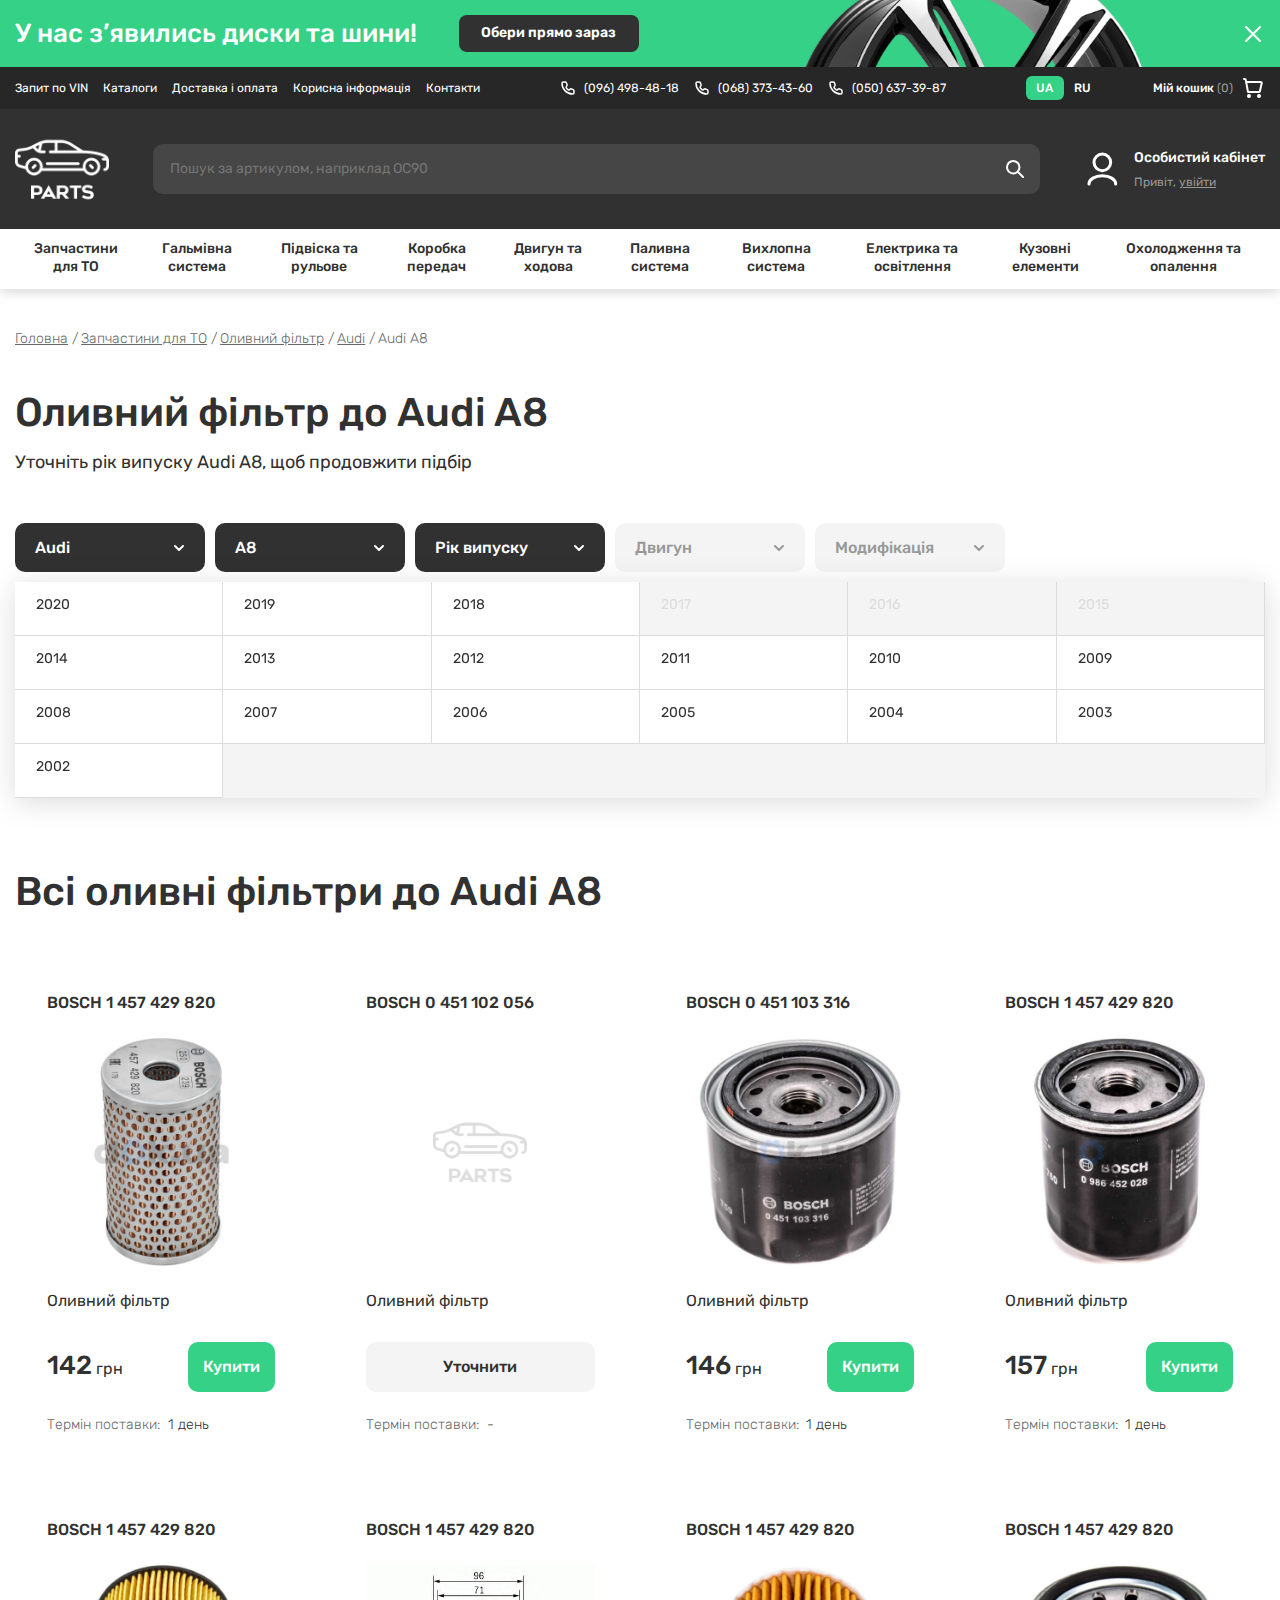
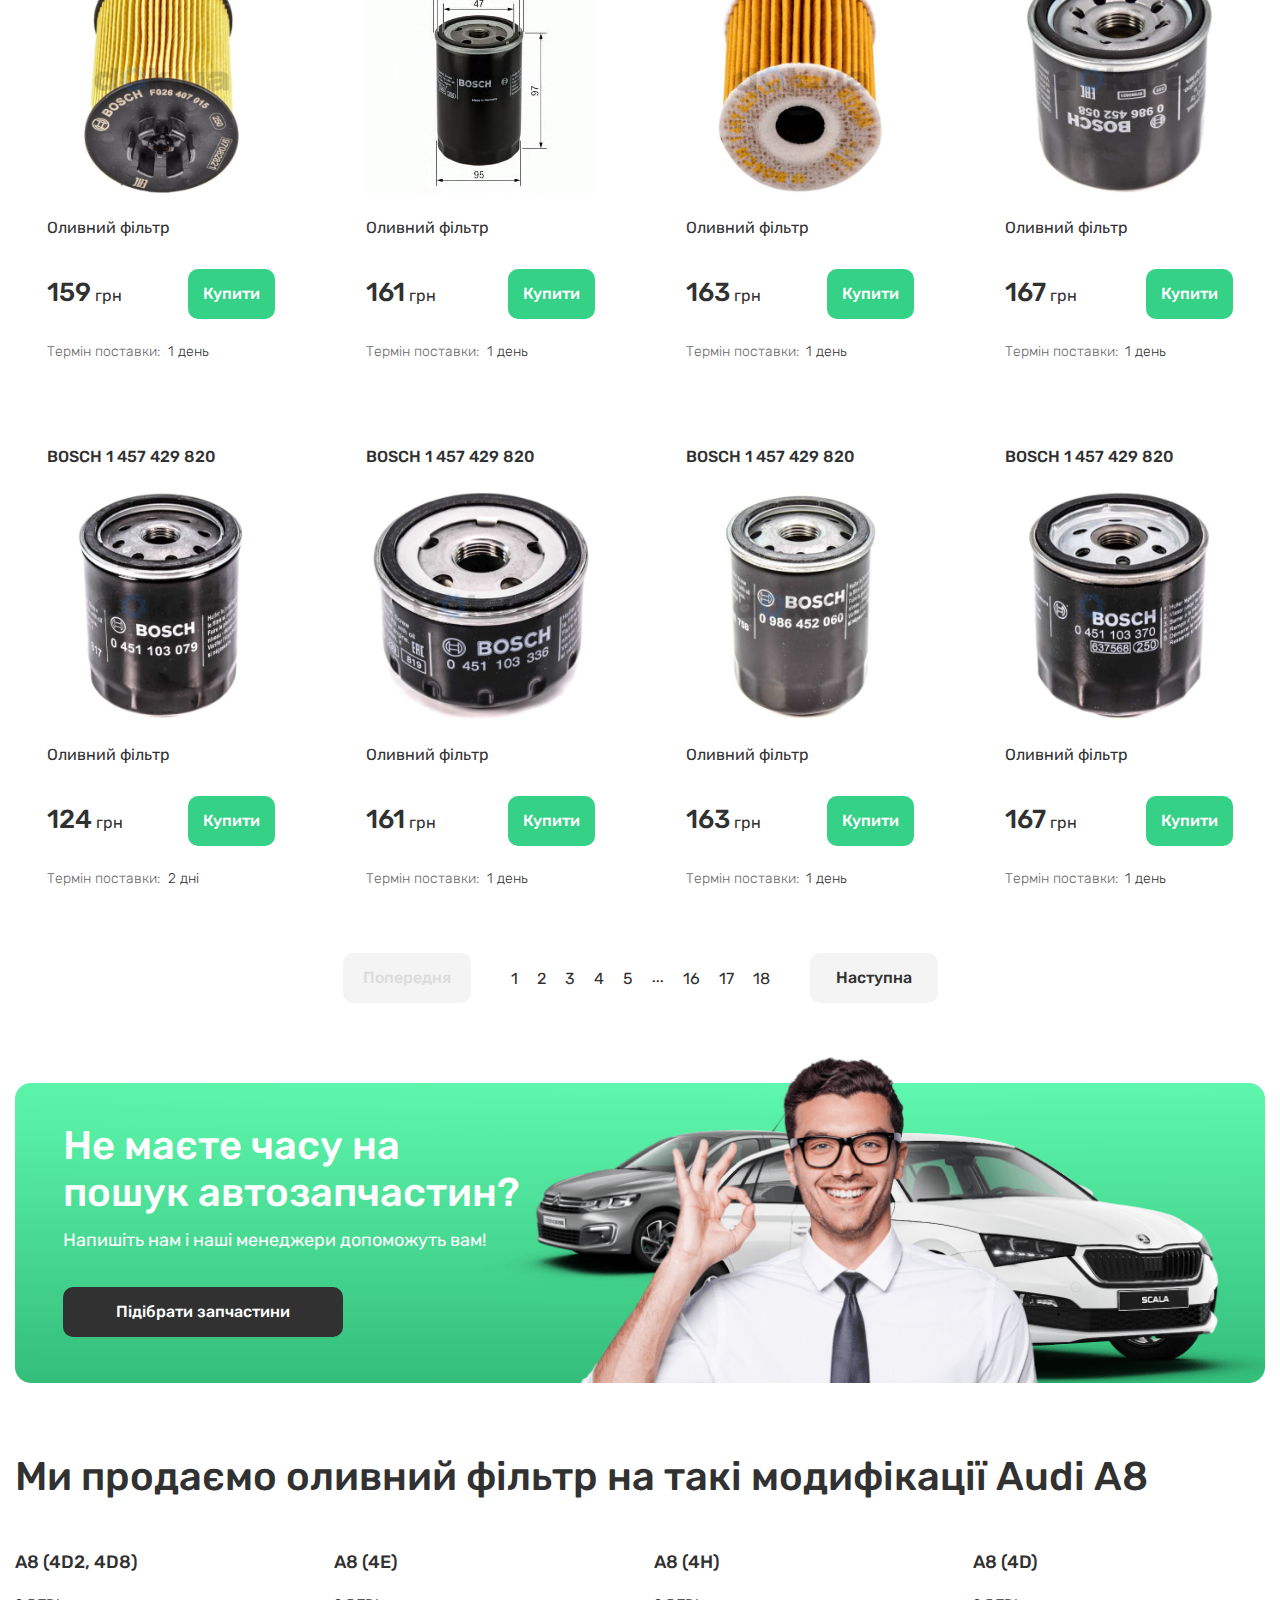
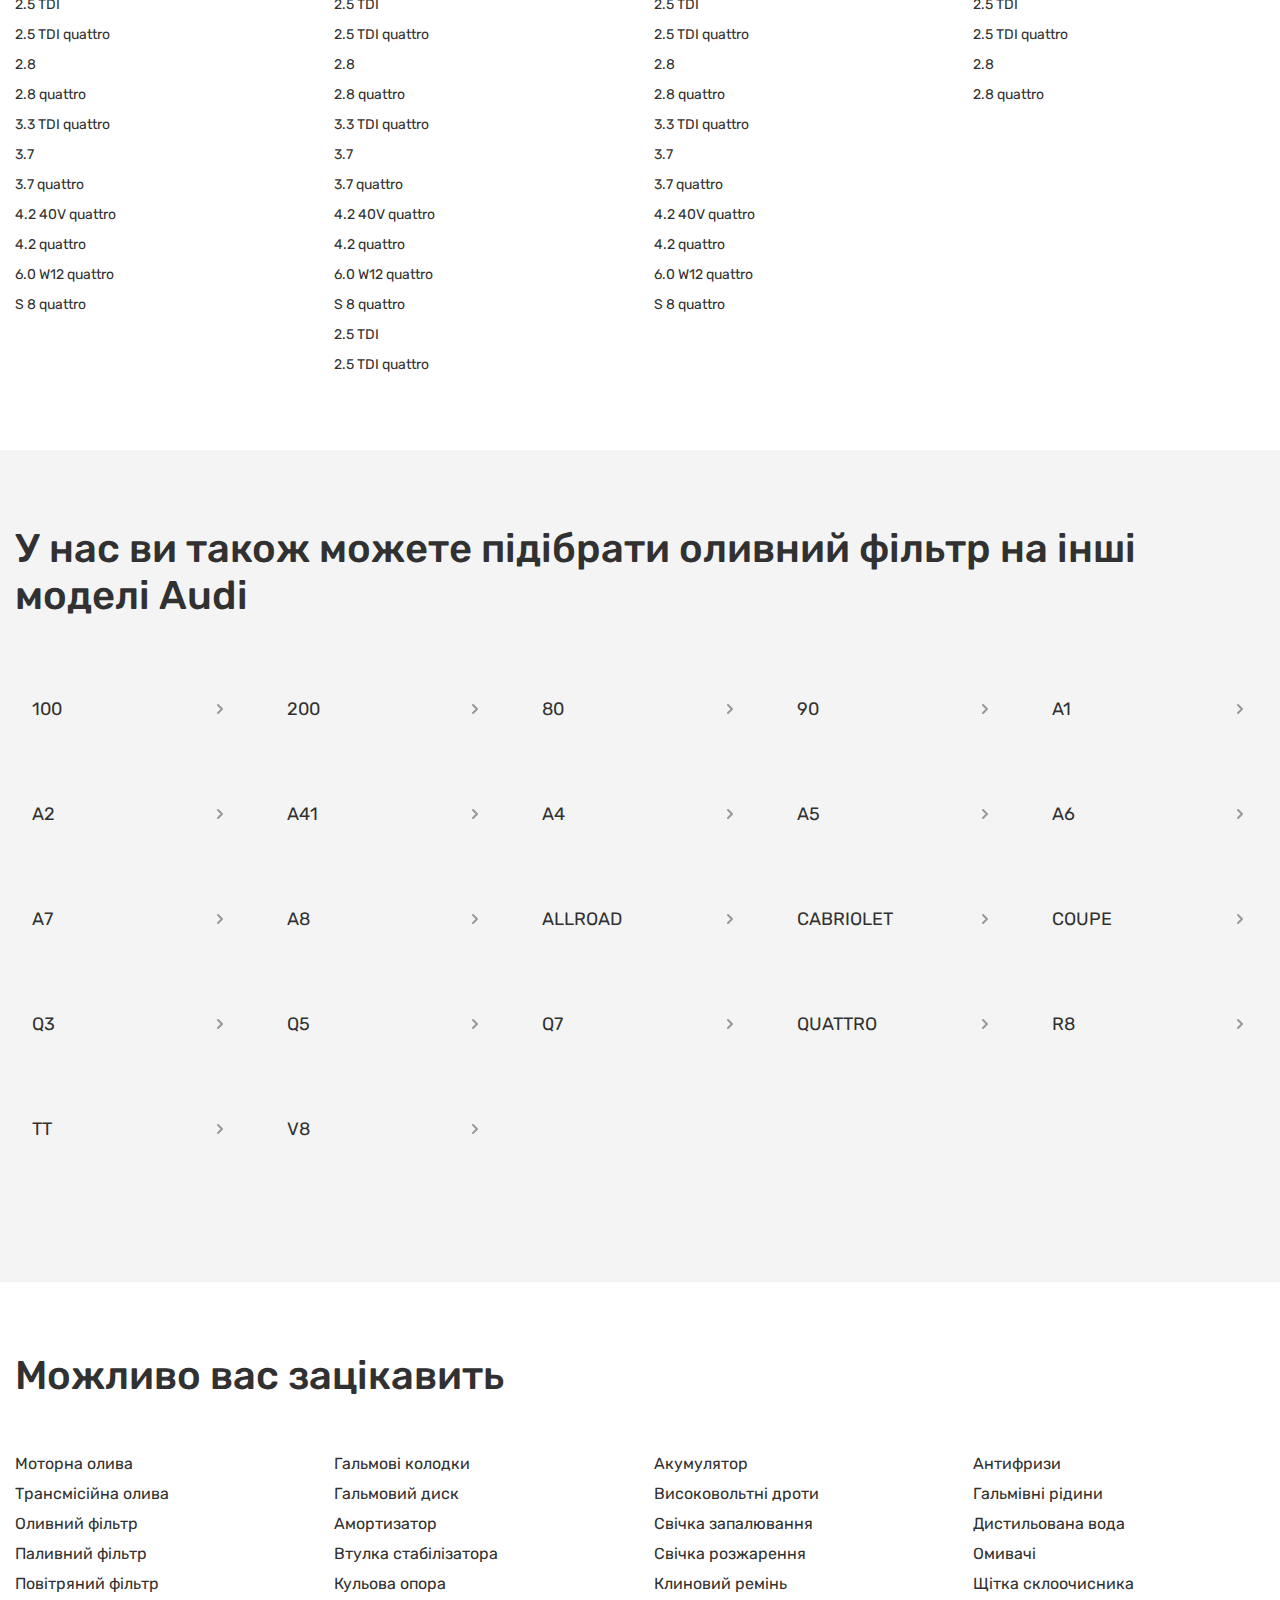
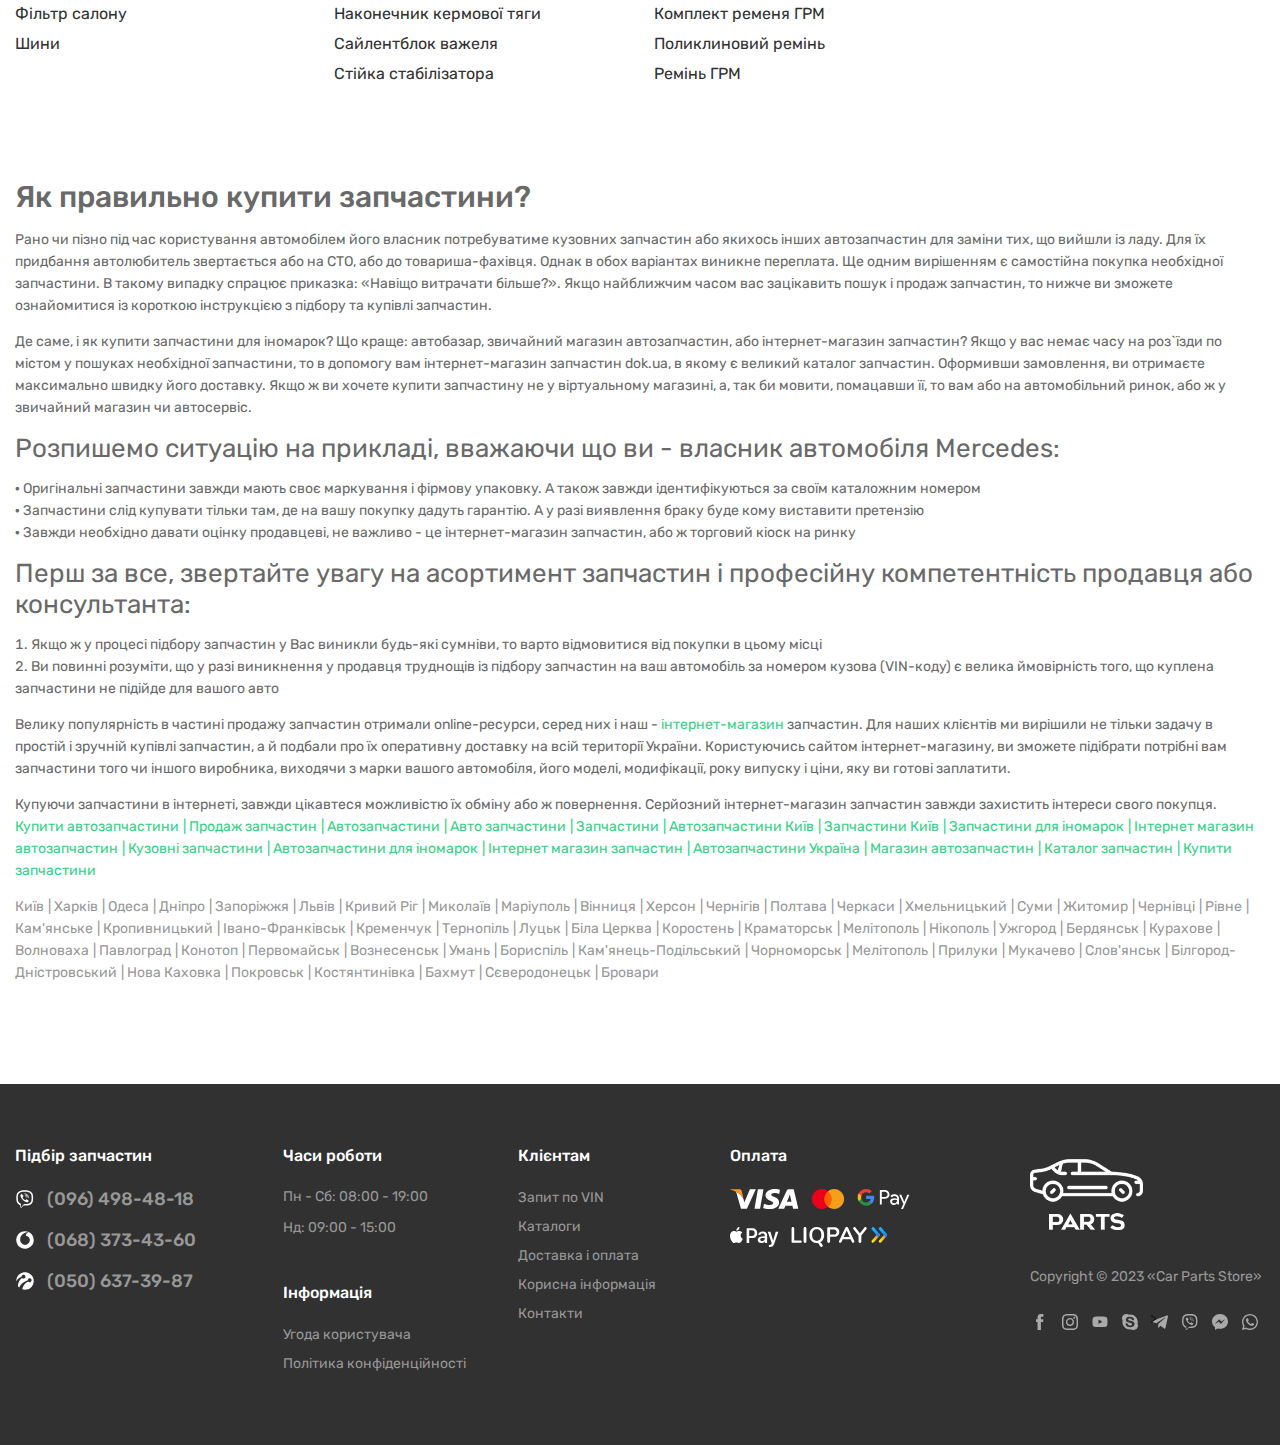
<file: model_op-gc.html>
<!DOCTYPE html>
<html lang="uk">
	<head>
		<title>Car parts store</title>

		<meta charset="UTF-8">

		<!-- Fonts -->
		<link rel="preconnect" href="https://fonts.googleapis.com">
		<link rel="preconnect" href="https://fonts.gstatic.com" crossorigin>
		<link href="https://fonts.googleapis.com/css2?family=Rubik:ital,wght@0,300;0,400;0,500;0,600;0,700;0,800;0,900;1,300;1,400;1,500;1,600;1,700;1,800;1,900&display=swap" rel="stylesheet">

		<!-- CSS -->
		<link rel="stylesheet" type="text/css" href="css/style.css">

		<meta name="viewport" content="width=device-width, initial-scale=1">

		<meta name="format-detection" content="telephone=no">

		<meta name="robots" content="noindex">
	</head>
	<body>

		<header>

			<div class="header__ad">
				<div class="content-container">
					<div class="header__ad-container">
						<div class="header__ad-text-btn">
							<p>У нас з’явились диски та шини!</p>
							<a href="#">Обери прямо зараз</a>
						</div>
						<button class="header__ad-close" aria-label="Закрити" onClick="closeHeaderAd();"></button>
					</div>
				</div>
			</div>

			<div class="header__top">
				<div class="content-container">
					<div class="header__top-container">
						<div class="header__top-menu-tels-lang">
							<nav class="header__top-menu">
								<ul>
									<li><a href="#">Запит по VIN</a></li>
									<li><a href="#">Каталоги</a></li>
									<li><a href="#">Доставка і оплата</a></li>
									<li><a href="#">Корисна інформація</a></li>
									<li><a href="#">Контакти</a></li>
								</ul>
							</nav>
							<ul class="header__top-tels">
								<li><a href="#">(096) 498-48-18</a></li>
								<li><a href="#">(068) 373-43-60</a></li>
								<li><a href="#">(050) 637-39-87</a></li>
							</ul>
							<div class="header__top-lang">
								<span>UA</span>
								<a href="#">RU</a>
							</div>
						</div>
						<div class="header__top-cart">
							<a href="#">Мій кошик <span>0</span></a>
						</div>
					</div>
				</div>
			</div>

			<div class="header__center">
				<div class="content-container">
					<div class="header__center-container">
						<a href="index.html" class="header__center-logo">
							<img src="img/logo.png" alt="Logo">
						</a>
						<div class="header__center-search">
							<form action="#">
								<input type="text" placeholder="Пошук за артикулом, наприклад ОС90">
								<button aria-label="Пошук"></button>
							</form>
						</div>
						<a href="#" class="header__center-account">
							<img src="img/account.svg" alt="Аватар">
							<span>Особистий кабінет</span>
							<span>Привіт, <span>увійти</span></span>
						</a>
					</div>
				</div>
			</div>

			<div class="header__bottom">
				<div class="content-container">
					<div class="header__bottom-container">
						<div class="header__bottom-burger">
							<button aria-label="Меню" onClick="burgerMenu();">
								<span></span>
								<span></span>
								<span></span>
							</button>
						</div>
						<div class="header__bottom-menu">
							<ul>
								<li>
									<span>Запчастини для ТО</span>
									<div class="header__bottom-menu-sub">
										<div>
											<span>Деталі для технічного обслуговування</span>
											<ul>
												<li><a href="#">Гальмівні колодки</a></li>
												<li><a href="#">Гальмівні диски</a></li>
												<li><a href="#">Ремінь ГРМ</a></li>
												<li><a href="#">Свіча запалювання</a></li>
												<li><a href="#">Комплект ременів ГРМ</a></li>
											</ul>
										</div>
										<div>
											<span>Гальмівні елементи</span>
											<ul>
												<li><a href="#">Гальмівні колодки</a></li>
												<li><a href="#">Гальмівні диски</a></li>
												<li><a href="#">Комплект ременів ГРМ</a></li>
												<li><a href="#">Свіча запалювання</a></li>
												<li><a href="#">Комплект ременів ГРМ</a></li>
											</ul>
										</div>
									</div>
								</li>
								<li>
									<span>Гальмівна система</span>
									<div class="header__bottom-menu-sub">
										<div>
											<span>Гальмівні елементи</span>
											<ul>
												<li><a href="#">Гальмівні колодки</a></li>
												<li><a href="#">Гальмівні диски</a></li>
												<li><a href="#">Комплект ременів ГРМ</a></li>
												<li><a href="#">Свіча запалювання</a></li>
												<li><a href="#">Комплект ременів ГРМ</a></li>
												<li><a href="#">Гальмівні колодки</a></li>
												<li><a href="#">Гальмівні диски</a></li>
												<li><a href="#">Lorem ipsum dolor sit, amet consectetur, adipisicing elit.</a></li>
												<li><a href="#">Свіча запалювання</a></li>
												<li><a href="#">Комплект ременів ГРМ</a></li>
											</ul>
										</div>
									</div>
								</li>
								<li>
									<span>Підвіска та рульове</span>
									<div class="header__bottom-menu-sub">
										<div>
											<span>Гальмівні елементи</span>
											<ul>
												<li><a href="#">Гальмівні колодки</a></li>
												<li><a href="#">Гальмівні диски</a></li>
												<li><a href="#">Свіча запалювання</a></li>
												<li><a href="#">Комплект ременів ГРМ</a></li>
												<li><a href="#">Гальмівні колодки</a></li>
												<li><a href="#">Комплект ременів ГРМ</a></li>
												<li><a href="#">Гальмівні диски</a></li>
												<li><a href="#">Свіча запалювання</a></li>
												<li><a href="#">Комплект ременів ГРМ</a></li>
											</ul>
										</div>
										<div>
											<span>Гальмівні елементи</span>
											<ul>
												<li><a href="#">Гальмівні колодки</a></li>
												<li><a href="#">Гальмівні диски</a></li>
												<li><a href="#">Комплект ременів ГРМ</a></li>
												<li><a href="#">Свіча запалювання</a></li>
												<li><a href="#">Комплект ременів ГРМ</a></li>
											</ul>
										</div>
										<div>
											<span>Гальмівні елементи</span>
											<ul>
												<li><a href="#">Гальмівні колодки</a></li>
												<li><a href="#">Гальмівні диски</a></li>
												<li><a href="#">Свіча запалювання</a></li>
												<li><a href="#">Комплект ременів ГРМ</a></li>
											</ul>
										</div>
									</div>
								</li>
								<li>
									<span>Коробка передач</span>
									<div class="header__bottom-menu-sub">
										<div>
											<span>Гальмівні елементи</span>
											<ul>
												<li><a href="#">Гальмівні колодки</a></li>
												<li><a href="#">Гальмівні диски</a></li>
												<li><a href="#">Свіча запалювання</a></li>
												<li><a href="#">Гальмівні диски</a></li>
												<li><a href="#">Комплект ременів ГРМ</a></li>
												<li><a href="#">Гальмівні диски</a></li>
											</ul>
										</div>
										<div>
											<span>Гальмівні елементи</span>
											<ul>
												<li><a href="#">Гальмівні колодки</a></li>
												<li><a href="#">Гальмівні диски</a></li>
												<li><a href="#">Свіча запалювання</a></li>
												<li><a href="#">Гальмівні диски</a></li>
												<li><a href="#">Комплект ременів ГРМ</a></li>
												<li><a href="#">Гальмівні диски</a></li>
											</ul>
										</div>
									</div>
								</li>
								<li>
									<span>Двигун та ходова</span>
									<div class="header__bottom-menu-sub header__bottom-menu-sub_right">
										<div>
											<span>Деталі для технічного обслуговування</span>
											<ul>
												<li><a href="#">Гальмівні колодки</a></li>
												<li><a href="#">Гальмівні диски</a></li>
												<li><a href="#">Ремінь ГРМ</a></li>
												<li><a href="#">Свіча запалювання</a></li>
												<li><a href="#">Комплект ременів ГРМ</a></li>
												<li><a href="#">Гальмівні колодки</a></li>
												<li><a href="#">Гальмівні диски</a></li>
												<li><a href="#">Ремінь ГРМ</a></li>
												<li><a href="#">Свіча запалювання</a></li>
												<li><a href="#">Комплект ременів ГРМ</a></li>
												<li><a href="#">Гальмівні колодки</a></li>
												<li><a href="#">Гальмівні диски</a></li>
												<li><a href="#">Ремінь ГРМ</a></li>
												<li><a href="#">Свіча запалювання</a></li>
												<li><a href="#">Комплект ременів ГРМ</a></li>
												<li><a href="#">Гальмівні колодки</a></li>
												<li><a href="#">Гальмівні диски</a></li>
												<li><a href="#">Ремінь ГРМ</a></li>
												<li><a href="#">Свіча запалювання</a></li>
												<li><a href="#">Комплект ременів ГРМ</a></li>
											</ul>
										</div>
										<div>
											<span>Гальмівні елементи</span>
											<ul>
												<li><a href="#">Гальмівні колодки</a></li>
												<li><a href="#">Гальмівні диски</a></li>
												<li><a href="#">Комплект ременів ГРМ</a></li>
												<li><a href="#">Свіча запалювання</a></li>
												<li><a href="#">Комплект ременів ГРМ</a></li>
											</ul>
										</div>
										<div>
											<span>Деталі для технічного обслуговування</span>
											<ul>
												<li><a href="#">Гальмівні колодки</a></li>
												<li><a href="#">Гальмівні диски</a></li>
												<li><a href="#">Ремінь ГРМ</a></li>
												<li><a href="#">Свіча запалювання</a></li>
												<li><a href="#">Комплект ременів ГРМ</a></li>
											</ul>
										</div>
									</div>
								</li>
								<li>
									<span>Паливна система</span>
									<div class="header__bottom-menu-sub">
										<div>
											<span>Гальмівні елементи</span>
											<ul>
												<li><a href="#">Гальмівні колодки</a></li>
												<li><a href="#">Гальмівні диски</a></li>
												<li><a href="#">Комплект ременів ГРМ</a></li>
												<li><a href="#">Свіча запалювання</a></li>
												<li><a href="#">Комплект ременів ГРМ</a></li>
											</ul>
										</div>
									</div>
								</li>
								<li>
									<span>Вихлопна система</span>
									<div class="header__bottom-menu-sub">
										<div>
											<span>Гальмівні елементи</span>
											<ul>
												<li><a href="#">Гальмівні колодки</a></li>
												<li><a href="#">Гальмівні диски</a></li>
												<li><a href="#">Свіча запалювання</a></li>
												<li><a href="#">Комплект ременів ГРМ</a></li>
											</ul>
											<span>Елементи</span>
											<ul>
												<li><a href="#">Гальмівні колодки</a></li>
												<li><a href="#">Гальмівні диски</a></li>
											</ul>
										</div>
									</div>
								</li>
								<li>
									<span>Електрика та освітлення</span>
									<div class="header__bottom-menu-sub">
										<div>
											<span>Гальмівні елементи</span>
											<ul>
												<li><a href="#">Гальмівні колодки</a></li>
												<li><a href="#">Гальмівні диски</a></li>
												<li><a href="#">Свіча запалювання</a></li>
												<li><a href="#">Комплект ременів ГРМ</a></li>
												<li><a href="#">Гальмівні колодки</a></li>
												<li><a href="#">Гальмівні диски</a></li>
												<li><a href="#">Ремінь ГРМ</a></li>
												<li><a href="#">Свіча запалювання</a></li>
												<li><a href="#">Комплект ременів ГРМ</a></li>
												<li><a href="#">Гальмівні колодки</a></li>
												<li><a href="#">Гальмівні диски</a></li>
												<li><a href="#">Свіча запалювання</a></li>
											</ul>
										</div>
									</div>
								</li>
								<li>
									<span>Кузовні елементи</span>
									<div class="header__bottom-menu-sub header__bottom-menu-sub_right">
										<div>
											<span>Гальмівні елементи</span>
											<ul>
												<li><a href="#">Гальмівні колодки</a></li>
												<li><a href="#">Гальмівні диски</a></li>
												<li><a href="#">Свіча запалювання</a></li>
												<li><a href="#">Комплект ременів ГРМ</a></li>
												<li><a href="#">Гальмівні колодки</a></li>
												<li><a href="#">Гальмівні диски</a></li>
												<li><a href="#">Свіча запалювання</a></li>
												<li><a href="#">Комплект ременів ГРМ</a></li>
											</ul>
										</div>
										<div>
											<span>Гальмівні елементи</span>
											<ul>
												<li><a href="#">Гальмівні колодки</a></li>
												<li><a href="#">Гальмівні диски</a></li>
												<li><a href="#">Комплект ременів ГРМ</a></li>
												<li><a href="#">Свіча запалювання</a></li>
												<li><a href="#">Комплект ременів ГРМ</a></li>
											</ul>
											<span>Гальмівні елементи</span>
											<ul>
												<li><a href="#">Гальмівні колодки</a></li>
												<li><a href="#">Гальмівні диски</a></li>
												<li><a href="#">Свіча запалювання</a></li>
												<li><a href="#">Комплект ременів ГРМ</a></li>
												<li><a href="#">Гальмівні колодки</a></li>
												<li><a href="#">Гальмівні диски</a></li>
												<li><a href="#">Свіча запалювання</a></li>
												<li><a href="#">Комплект ременів ГРМ</a></li>
											</ul>
										</div>
									</div>
								</li>
								<li>
									<span>Охолодження та опалення</span>
									<div class="header__bottom-menu-sub header__bottom-menu-sub_right">
										<div>
											<span>Гальмівні елементи</span>
											<ul>
												<li><a href="#">Гальмівні колодки</a></li>
												<li><a href="#">Гальмівні диски</a></li>
												<li><a href="#">Свіча запалювання</a></li>
												<li><a href="#">Комплект ременів ГРМ</a></li>
												<li><a href="#">Гальмівні колодки</a></li>
												<li><a href="#">Гальмівні диски</a></li>
											</ul>
										</div>
										<div>
											<span>Гальмівні елементи</span>
											<ul>
												<li><a href="#">Гальмівні колодки</a></li>
												<li><a href="#">Гальмівні диски</a></li>
												<li><a href="#">Свіча запалювання</a></li>
											</ul>
											<span>Гальмівні елементи</span>
											<ul>
												<li><a href="#">Гальмівні колодки</a></li>
												<li><a href="#">Гальмівні диски</a></li>
											</ul>
										</div>
										<div>
											<span>Гальмівні елементи</span>
											<ul>
												<li><a href="#">Гальмівні колодки</a></li>
												<li><a href="#">Гальмівні диски</a></li>
												<li><a href="#">Свіча запалювання</a></li>
												<li><a href="#">Комплект ременів ГРМ</a></li>
												<li><a href="#">Гальмівні колодки</a></li>
												<li><a href="#">Гальмівні диски</a></li>
												<li><a href="#">Свіча запалювання</a></li>
												<li><a href="#">Комплект ременів ГРМ</a></li>
											</ul>
										</div>
									</div>
								</li>
							</ul>
						</div>
					</div>
				</div>
			</div>

		</header>

		<main class="main">

			<div class="content-container">
				<ul class="breadcrumb">
					<li><a href="#">Головна</a></li>
					<li><a href="#">Запчастини для ТО</a></li>
					<li><a href="#">Оливний фільтр</a></li>
					<li><a href="#">Audi</a></li>
					<li>Audi A8</li>
				</ul>
			</div>

			<section class="car-choice">
				<div class="content-container">
					<div class="car-choice__container car-choice__container_tabs2-only">
						<h1>Оливний фільтр до Audi A8</h1>
						<p class="p_18-21">Уточніть рік випуску Audi А8, щоб продовжити підбір</p>
						<div class="car-choice__tabs2">
							<div class="car-choice__tabs2-btns">
								<button onClick="swithTabs2(1, this);" data-text="Марка">Audi</button>
								<button onClick="swithTabs2(2, this);" data-text="Модель">A8</button>
								<button onClick="swithTabs2(3, this);" data-text="Рік випуску">Рік випуску</button>
								<button onClick="swithTabs2(4, this);" data-text="Двигун" disabled>Двигун</button>
								<button onClick="swithTabs2(5, this);" data-text="Модифікація" disabled>Модифікація</button>
							</div>
							<div class="car-choice__tabs2-content car-choice__tabs2-content_table6">
								<button onclick="swithTabs2(4, this);">2020</button>
								<button onclick="swithTabs2(4, this);">2019</button>
								<button onclick="swithTabs2(4, this);">2018</button>
								<button onclick="swithTabs2(4, this);" disabled>2017</button>
								<button onclick="swithTabs2(4, this);" disabled>2016</button>
								<button onclick="swithTabs2(4, this);" disabled>2015</button>
								<button onclick="swithTabs2(4, this);">2014</button>
								<button onclick="swithTabs2(4, this);">2013</button>
								<button onclick="swithTabs2(4, this);">2012</button>
								<button onclick="swithTabs2(4, this);">2011</button>
								<button onclick="swithTabs2(4, this);">2010</button>
								<button onclick="swithTabs2(4, this);">2009</button>
								<button onclick="swithTabs2(4, this);">2008</button>
								<button onclick="swithTabs2(4, this);">2007</button>
								<button onclick="swithTabs2(4, this);">2006</button>
								<button onclick="swithTabs2(4, this);">2005</button>
								<button onclick="swithTabs2(4, this);">2004</button>
								<button onclick="swithTabs2(4, this);">2003</button>
								<button onclick="swithTabs2(4, this);">2002</button>
							</div>
						</div>
					</div>
				</div>
			</section>

			<section>
				<div class="content-container">
					<h2 class="pb-50">Всі оливні фільтри до Audi А8</h2>
					<div class="products-grid-4">
						<div class="product">
							<a href="#" class="product__name">BOSCH 1 457 429 820</a>
							<a href="#" class="product__image">
								<img src="img/product/1.jpg" alt="BOSCH 1 457 429 820">
							</a>
							<div class="product__category">
								<a href="#">Оливний фільтр</a>
							</div>
							<div class="product__price-buy-btn">
								<p data-currency="грн">142</p>
								<button>Купити</button>
							</div>
							<p class="product__term">Термін поставки: <span>1 день</span></p>
						</div>
						<div class="product">
							<a href="#" class="product__name">BOSCH 0 451 102 056</a>
							<a href="#" class="product__image product__image_no">
								<img src="img/product/0.png" alt="BOSCH 0 451 102 056">
							</a>
							<div class="product__category">
								<a href="#">Оливний фільтр</a>
							</div>
							<button class="product__check-btn">Уточнити</button>
							<p class="product__term">Термін поставки: <span>-</span></p>
						</div>
						<div class="product">
							<a href="#" class="product__name">BOSCH 0 451 103 316</a>
							<a href="#" class="product__image">
								<img src="img/product/2.jpg" alt="BOSCH 0 451 103 316">
							</a>
							<div class="product__category">
								<a href="#">Оливний фільтр</a>
							</div>
							<div class="product__price-buy-btn">
								<p data-currency="грн">146</p>
								<button>Купити</button>
							</div>
							<p class="product__term">Термін поставки: <span>1 день</span></p>
						</div>
						<div class="product">
							<a href="#" class="product__name">BOSCH 1 457 429 820</a>
							<a href="#" class="product__image">
								<img src="img/product/3.jpg" alt="BOSCH 1 457 429 820">
							</a>
							<div class="product__category">
								<a href="#">Оливний фільтр</a>
							</div>
							<div class="product__price-buy-btn">
								<p data-currency="грн">157</p>
								<button>Купити</button>
							</div>
							<p class="product__term">Термін поставки: <span>1 день</span></p>
						</div>
						<div class="product">
							<a href="#" class="product__name">BOSCH 1 457 429 820</a>
							<a href="#" class="product__image">
								<img src="img/product/4.jpg" alt="BOSCH 1 457 429 820">
							</a>
							<div class="product__category">
								<a href="#">Оливний фільтр</a>
							</div>
							<div class="product__price-buy-btn">
								<p data-currency="грн">159</p>
								<button>Купити</button>
							</div>
							<p class="product__term">Термін поставки: <span>1 день</span></p>
						</div>
						<div class="product">
							<a href="#" class="product__name">BOSCH 1 457 429 820</a>
							<a href="#" class="product__image">
								<img src="img/product/5.jpg" alt="BOSCH 1 457 429 820">
							</a>
							<div class="product__category">
								<a href="#">Оливний фільтр</a>
							</div>
							<div class="product__price-buy-btn">
								<p data-currency="грн">161</p>
								<button>Купити</button>
							</div>
							<p class="product__term">Термін поставки: <span>1 день</span></p>
						</div>
						<div class="product">
							<a href="#" class="product__name">BOSCH 1 457 429 820</a>
							<a href="#" class="product__image">
								<img src="img/product/6.jpg" alt="BOSCH 1 457 429 820">
							</a>
							<div class="product__category">
								<a href="#">Оливний фільтр</a>
							</div>
							<div class="product__price-buy-btn">
								<p data-currency="грн">163</p>
								<button>Купити</button>
							</div>
							<p class="product__term">Термін поставки: <span>1 день</span></p>
						</div>
						<div class="product">
							<a href="#" class="product__name">BOSCH 1 457 429 820</a>
							<a href="#" class="product__image">
								<img src="img/product/7.jpg" alt="BOSCH 1 457 429 820">
							</a>
							<div class="product__category">
								<a href="#">Оливний фільтр</a>
							</div>
							<div class="product__price-buy-btn">
								<p data-currency="грн">167</p>
								<button>Купити</button>
							</div>
							<p class="product__term">Термін поставки: <span>1 день</span></p>
						</div>
						<div class="product">
							<a href="#" class="product__name">BOSCH 1 457 429 820</a>
							<a href="#" class="product__image">
								<img src="img/product/8.jpg" alt="BOSCH 1 457 429 820">
							</a>
							<div class="product__category">
								<a href="#">Оливний фільтр</a>
							</div>
							<div class="product__price-buy-btn">
								<p data-currency="грн">124</p>
								<button>Купити</button>
							</div>
							<p class="product__term">Термін поставки: <span>2 днi</span></p>
						</div>
						<div class="product">
							<a href="#" class="product__name">BOSCH 1 457 429 820</a>
							<a href="#" class="product__image">
								<img src="img/product/9.jpg" alt="BOSCH 1 457 429 820">
							</a>
							<div class="product__category">
								<a href="#">Оливний фільтр</a>
							</div>
							<div class="product__price-buy-btn">
								<p data-currency="грн">161</p>
								<button>Купити</button>
							</div>
							<p class="product__term">Термін поставки: <span>1 день</span></p>
						</div>
						<div class="product">
							<a href="#" class="product__name">BOSCH 1 457 429 820</a>
							<a href="#" class="product__image">
								<img src="img/product/10.jpg" alt="BOSCH 1 457 429 820">
							</a>
							<div class="product__category">
								<a href="#">Оливний фільтр</a>
							</div>
							<div class="product__price-buy-btn">
								<p data-currency="грн">163</p>
								<button>Купити</button>
							</div>
							<p class="product__term">Термін поставки: <span>1 день</span></p>
						</div>
						<div class="product">
							<a href="#" class="product__name">BOSCH 1 457 429 820</a>
							<a href="#" class="product__image">
								<img src="img/product/11.jpg" alt="BOSCH 1 457 429 820">
							</a>
							<div class="product__category">
								<a href="#">Оливний фільтр</a>
							</div>
							<div class="product__price-buy-btn">
								<p data-currency="грн">167</p>
								<button>Купити</button>
							</div>
							<p class="product__term">Термін поставки: <span>1 день</span></p>
						</div>
					</div>
					<div class="products-pagination">
						<span class="products-pagination__nav products-pagination__nav_disabled">Попередня</span>
						<div class="products-pagination__pages">
							<a href="#">1</a>
							<a href="#">2</a>
							<a href="#">3</a>
							<a href="#">4</a>
							<a href="#">5</a>
							<span>...</span>
							<a href="#">16</a>
							<a href="#">17</a>
							<a href="#">18</a>
						</div>
						<a href="#" class="products-pagination__nav">Наступна</a>
					</div>
				</div>
			</section>

			<section class="contact-us pt-80_pb-70">
				<div class="content-container">
					<div class="contact-us__container">
						<h2>Не маєте часу на пошук автозапчастин?</h2>
						<p class="p_18-21">Напишіть нам і наші менеджери допоможуть вам!</p>
						<a href="#">Підібрати запчастини</a>
						<img src="img/2cars-man.png" alt="Background image">
					</div>
				</div>

			</section>

			<section>
				<div class="content-container">
					<h2 class="pb-50">Ми продаємо оливний фільтр на такі модифікації Audi А8</h2>
					<div class="car-part-for-models pb-70">
						<div class="car-part-for-models__group">
							<p>A8 (4D2, 4D8)</p>
							<a href="#">2.5 TDI</a>
							<a href="#">2.5 TDI quattro</a>
							<a href="#">2.8</a>
							<a href="#">2.8 quattro</a>
							<a href="#">3.3 TDI quattro</a>
							<a href="#">3.7</a>
							<a href="#">3.7 quattro</a>
							<a href="#">4.2 40V quattro</a>
							<a href="#">4.2 quattro</a>
							<a href="#">6.0 W12 quattro</a>
							<a href="#">S 8 quattro</a>
						</div>
						<div class="car-part-for-models__group">
							<p>A8 (4E)</p>
							<a href="#">2.5 TDI</a>
							<a href="#">2.5 TDI quattro</a>
							<a href="#">2.8</a>
							<a href="#">2.8 quattro</a>
							<a href="#">3.3 TDI quattro</a>
							<a href="#">3.7</a>
							<a href="#">3.7 quattro</a>
							<a href="#">4.2 40V quattro</a>
							<a href="#">4.2 quattro</a>
							<a href="#">6.0 W12 quattro</a>
							<a href="#">S 8 quattro</a>
							<a href="#">2.5 TDI</a>
							<a href="#">2.5 TDI quattro</a>
						</div>
						<div class="car-part-for-models__group">
							<p>A8 (4H)</p>
							<a href="#">2.5 TDI</a>
							<a href="#">2.5 TDI quattro</a>
							<a href="#">2.8</a>
							<a href="#">2.8 quattro</a>
							<a href="#">3.3 TDI quattro</a>
							<a href="#">3.7</a>
							<a href="#">3.7 quattro</a>
							<a href="#">4.2 40V quattro</a>
							<a href="#">4.2 quattro</a>
							<a href="#">6.0 W12 quattro</a>
							<a href="#">S 8 quattro</a>
						</div>
						<div class="car-part-for-models__group">
							<p>A8 (4D)</p>
							<a href="#">2.5 TDI</a>
							<a href="#">2.5 TDI quattro</a>
							<a href="#">2.8</a>
							<a href="#">2.8 quattro</a>
						</div>
					</div>
				</div>
			</section>

			<section class="bg_F4F4F4">
				<div class="content-container">
					<h2 class="h2_pt75-pb50 h2_mw510-center">У нас ви також можете підібрати оливний фільтр на інші моделі Audi</h2>
					<div class="car-parts-cards-grid pb-113">
						<a href="#" class="car-model-link">100</a>
						<a href="#" class="car-model-link">200</a>
						<a href="#" class="car-model-link">80</a>
						<a href="#" class="car-model-link">90</a>
						<a href="#" class="car-model-link">A1</a>
						<a href="#" class="car-model-link">A2</a>
						<a href="#" class="car-model-link">A41</a>
						<a href="#" class="car-model-link">A4</a>
						<a href="#" class="car-model-link">A5</a>
						<a href="#" class="car-model-link">A6</a>
						<a href="#" class="car-model-link">A7</a>
						<a href="#" class="car-model-link">A8</a>
						<a href="#" class="car-model-link">ALLROAD</a>
						<a href="#" class="car-model-link">CABRIOLET</a>
						<a href="#" class="car-model-link">COUPE</a>
						<a href="#" class="car-model-link">Q3</a>
						<a href="#" class="car-model-link">Q5</a>
						<a href="#" class="car-model-link">Q7</a>
						<a href="#" class="car-model-link">QUATTRO</a>
						<a href="#" class="car-model-link">R8</a>
						<a href="#" class="car-model-link">TT</a>
						<a href="#" class="car-model-link">V8</a>
					</div>
				</div>
			</section>

			<section class="pb-90">
				<div class="content-container">
					<h2 class="pt-70 pb-50">Можливо вас зацікавить</h2>
					<div class="links-grid-4">
						<div>
							<a href="#">Моторна олива</a>
							<a href="#">Трансмісійна олива</a>
							<a href="#">Оливний фільтр</a>
							<a href="#">Паливний фільтр</a>
							<a href="#">Повітряний фільтр</a>
							<a href="#">Фільтр салону</a>
							<a href="#">Шини</a>
						</div>
						<div>
							<a href="#">Гальмові колодки</a>
							<a href="#">Гальмовий диск</a>
							<a href="#">Амортизатор</a>
							<a href="#">Втулка стабілізатора</a>
							<a href="#">Кульова опора</a>
							<a href="#">Наконечник кермової тяги</a>
							<a href="#">Сайлентблок важеля</a>
							<a href="#">Стійка стабілізатора</a>
						</div>
						<div>
							<a href="#">Акумулятор</a>
							<a href="#">Високовольтні дроти</a>
							<a href="#">Свічка запалювання</a>
							<a href="#">Свічка розжарення</a>
							<a href="#">Клиновий ремінь</a>
							<a href="#">Комплект ременя ГРМ</a>
							<a href="#">Поликлиновий ремінь</a>
							<a href="#">Ремінь ГРМ</a>
						</div>
						<div>
							<a href="#">Антифризи</a>
							<a href="#">Гальмівні рідини</a>
							<a href="#">Дистильована вода</a>
							<a href="#">Омивачі</a>
							<a href="#">Щітка склоочисника</a>
						</div>
					</div>
				</div>
			</section>

			<section class="text text_clr696969">
				<div class="content-container">
					<h3>Як правильно купити запчастини?</h3>
					<br>
					<p>Рано чи пізно під час користування автомобілем його власник потребуватиме кузовних запчастин або якихось інших автозапчастин для заміни тих, що вийшли із ладу. Для їх придбання автолюбитель звертається або на СТО, або до товариша-фахівця. Однак в обох варіантах виникне переплата. Ще одним вирішенням є самостійна покупка необхідної запчастини. В такому випадку спрацює приказка: «Навіщо витрачати більше?». Якщо найближчим часом вас зацікавить пошук і продаж запчастин, то нижче ви зможете ознайомитися із короткою інструкцією з підбору та купівлі запчастин.</p>
					<br>
					<p>Де саме, і як купити запчастини для іномарок? Що краще: автобазар, звичайний магазин автозапчастин, або інтернет-магазин запчастин? Якщо у вас немає часу на роз`їзди по містом у пошуках необхідної запчастини, то в допомогу вам інтернет-магазин запчастин dok.ua, в якому є великий каталог запчастин. Оформивши замовлення, ви отримаєте максимально швидку його доставку. Якщо ж ви хочете купити запчастину не у віртуальному магазині, а, так би мовити, помацавши її, то вам або на автомобільний ринок, або ж у звичайний магазин чи автосервіс.</p>
					<br>
					<h4>Розпишемо ситуацію на прикладі, вважаючи що ви - власник автомобіля Mercedes:</h4>
					<br>
					<ul>
						<li>Оригінальні запчастини завжди мають своє маркування і фірмову упаковку. А також завжди ідентифікуються за своїм каталожним номером</li>
						<li>Запчастини слід купувати тільки там, де на вашу покупку дадуть гарантію. А у разі виявлення браку буде кому виставити претензію</li>
						<li>Завжди необхідно давати оцінку продавцеві, не важливо - це інтернет-магазин запчастин, або ж торговий кіоск на ринку</li>
					</ul>
					<br>
					<h4>Перш за все, звертайте увагу на асортимент запчастин і професійну компетентність продавця або консультанта:</h4>
					<br>
					<ol>
						<li>Якщо ж у процесі підбору запчастин у Вас виникли будь-які сумніви, то варто відмовитися від покупки в цьому місці</li>
						<li>Ви повинні розуміти, що у разі виникнення у продавця труднощів із підбору запчастин на ваш автомобіль за номером кузова (VIN-коду) є велика ймовірність того, що куплена запчастини не підійде для вашого авто</li>
					</ol>
					<br>
					<p>Велику популярність в частині продажу запчастин отримали online-ресурси, серед них і наш - <a href="#">інтернет-магазин</a> запчастин. Для наших клієнтів ми вирішили не тільки задачу в простій і зручній купівлі запчастин, а й подбали про їх оперативну доставку на всій території України. Користуючись сайтом інтернет-магазину, ви зможете підібрати потрібні вам запчастини того чи іншого виробника, виходячи з марки вашого автомобіля, його моделі, модифікації, року випуску і ціни, яку ви готові заплатити.</p>
					<br>
					<p>Купуючи запчастини в інтернеті, завжди цікавтеся можливістю їх обміну або ж повернення. Серйозний інтернет-магазин запчастин завжди захистить інтереси свого покупця.</p>
					<p class="links_separator">
						<a href="#">Купити автозапчастини</a>
						<a href="#">Продаж запчастин</a>
						<a href="#">Автозапчастини</a>
						<a href="#">Авто запчастини</a>
						<a href="#">Запчастини</a>
						<a href="#">Автозапчастини Київ</a>
						<a href="#">Запчастини Київ</a>
						<a href="#">Запчастини для іномарок</a>
						<a href="#">Інтернет магазин автозапчастин</a>
						<a href="#">Кузовні запчастини</a>
						<a href="#">Автозапчастини для іномарок</a>
						<a href="#">Інтернет магазин запчастин</a>
						<a href="#">Автозапчастини Україна</a>
						<a href="#">Магазин автозапчастин</a>
						<a href="#">Каталог запчастин</a>
						<a href="#">Купити запчастини</a>
					</p>
					<br>
					<p class="links_clr989898 links_separator">
						<a href="#">Київ</a>
						<a href="#">Харків</a>
						<a href="#">Одеса</a>
						<a href="#">Дніпро</a>
						<a href="#">Запоріжжя</a>
						<a href="#">Львів</a>
						<a href="#">Кривий Ріг</a>
						<a href="#">Миколаїв</a>
						<a href="#">Маріуполь</a>
						<a href="#">Вінниця</a>
						<a href="#">Херсон</a>
						<a href="#">Чернігів</a>
						<a href="#">Полтава</a>
						<a href="#">Черкаси</a>
						<a href="#">Хмельницький</a>
						<a href="#">Суми</a>
						<a href="#">Житомир</a>
						<a href="#">Чернівці</a>
						<a href="#">Рівне</a>
						<a href="#">Кам'янське</a>
						<a href="#">Кропивницький</a>
						<a href="#">Івано-Франківськ</a>
						<a href="#">Кременчук</a>
						<a href="#">Тернопіль</a>
						<a href="#">Луцьк</a>
						<a href="#">Біла Церква</a>
						<a href="#">Коростень</a>
						<a href="#">Краматорськ</a>
						<a href="#">Мелітополь</a>
						<a href="#">Нікополь</a>
						<a href="#">Ужгород</a>
						<a href="#">Бердянськ</a>
						<a href="#">Курахове</a>
						<a href="#">Волноваха</a>
						<a href="#">Павлоград</a>
						<a href="#">Конотоп</a>
						<a href="#">Первомайськ</a>
						<a href="#">Вознесенськ</a>
						<a href="#">Умань</a>
						<a href="#">Бориспіль</a>
						<a href="#">Кам'янець-Подільський</a>
						<a href="#">Чорноморськ</a>
						<a href="#">Мелітополь</a>
						<a href="#">Прилуки</a>
						<a href="#">Мукачево</a>
						<a href="#">Слов'янськ</a>
						<a href="#">Білгород-Дністровський</a>
						<a href="#">Нова Каховка</a>
						<a href="#">Покровськ</a>
						<a href="#">Костянтинівка</a>
						<a href="#">Бахмут</a>
						<a href="#">Сєверодонецьк</a>
						<a href="#">Бровари</a>
					</p>
				</div>
			</section>

		</main>

		<footer class="footer">
			<div class="content-container">
				<div class="footer__container">

					<div class="footer__tels">
						<p class="footer__title">Підбір запчастин</p>
						<div class="footer__tels-items">
							<a href="#">
								<span class="icon icon-viber"></span>
								<span>(096) 498-48-18</span>
							</a>
							<a href="#">
								<span class="icon icon-vodafone"></span>
								<span>(068) 373-43-60</span>
							</a>
							<a href="#">
								<span class="icon icon-lifecell"></span>
								<span>(050) 637-39-87</span>
							</a>
						</div>
					</div>

					<div class="footer__time-info">
						<div class="footer__time">
							<p class="footer__title">Часи роботи</p>
							<p>Пн - Сб:  08:00 - 19:00<br><br>Нд: 09:00 - 15:00</p>
						</div>
						<div class="footer__info">
							<p class="footer__title">Інформація</p>
							<div class="footer__links">
								<a href="#">Угода користувача</a>
								<a href="#">Політика конфіденційності</a>
							</div>
						</div>
					</div>

					<div class="footer__clients">
						<p class="footer__title">Клієнтам</p>
						<div class="footer__links">
							<a href="#">Запит по VIN</a>
							<a href="#">Каталоги</a>
							<a href="#">Доставка і оплата</a>
							<a href="#">Корисна інформація</a>
							<a href="#">Контакти</a>
						</div>
					</div>

					<div class="footer__payment">
						<p class="footer__title">Оплата</p>
						<div class="footer__payment-items">
							<span class="icon icon-visa"></span>
							<span class="icon icon-mastercard"></span>
							<span class="icon icon-google-pay"></span>
							<span class="icon icon-apple-pay"></span>
							<span class="icon icon-liqpay"></span>
						</div>
					</div>

					<div class="footer__logo-copy-socials">
						<img class="footer__logo" src="img/logo.png" alt="Logo">
						<p class="footer__copy">Copyright © 2023 «Car Parts Store»</p>
						<div class="footer__socials">
							<a href="#" aria-label="Facebook" class="icon icon-socials icon-socials-facebook"></a>
							<a href="#" aria-label="Instagram" class="icon icon-socials icon-socials-instagram"></a>
							<a href="#" aria-label="YouTube" class="icon icon-socials icon-socials-youtube"></a>
							<a href="#" aria-label="Skype" class="icon icon-socials icon-socials-skype"></a>
							<a href="#" aria-label="Telegram" class="icon icon-socials icon-socials-telegram">></a>
							<a href="#" aria-label="Viber" class="icon icon-socials icon-socials-viber"></a>
							<a href="#" aria-label="Messanger" class="icon icon-socials icon-socials-messenger"></a>
							<a href="#" aria-label="WhatsApp" class="icon icon-socials icon-socials-whatsapp"></a>
						</div>
					</div>

				</div>
			</div>
		</footer>
		
		<script src="js/script.js"></script>
	</body>
</html>
</file>
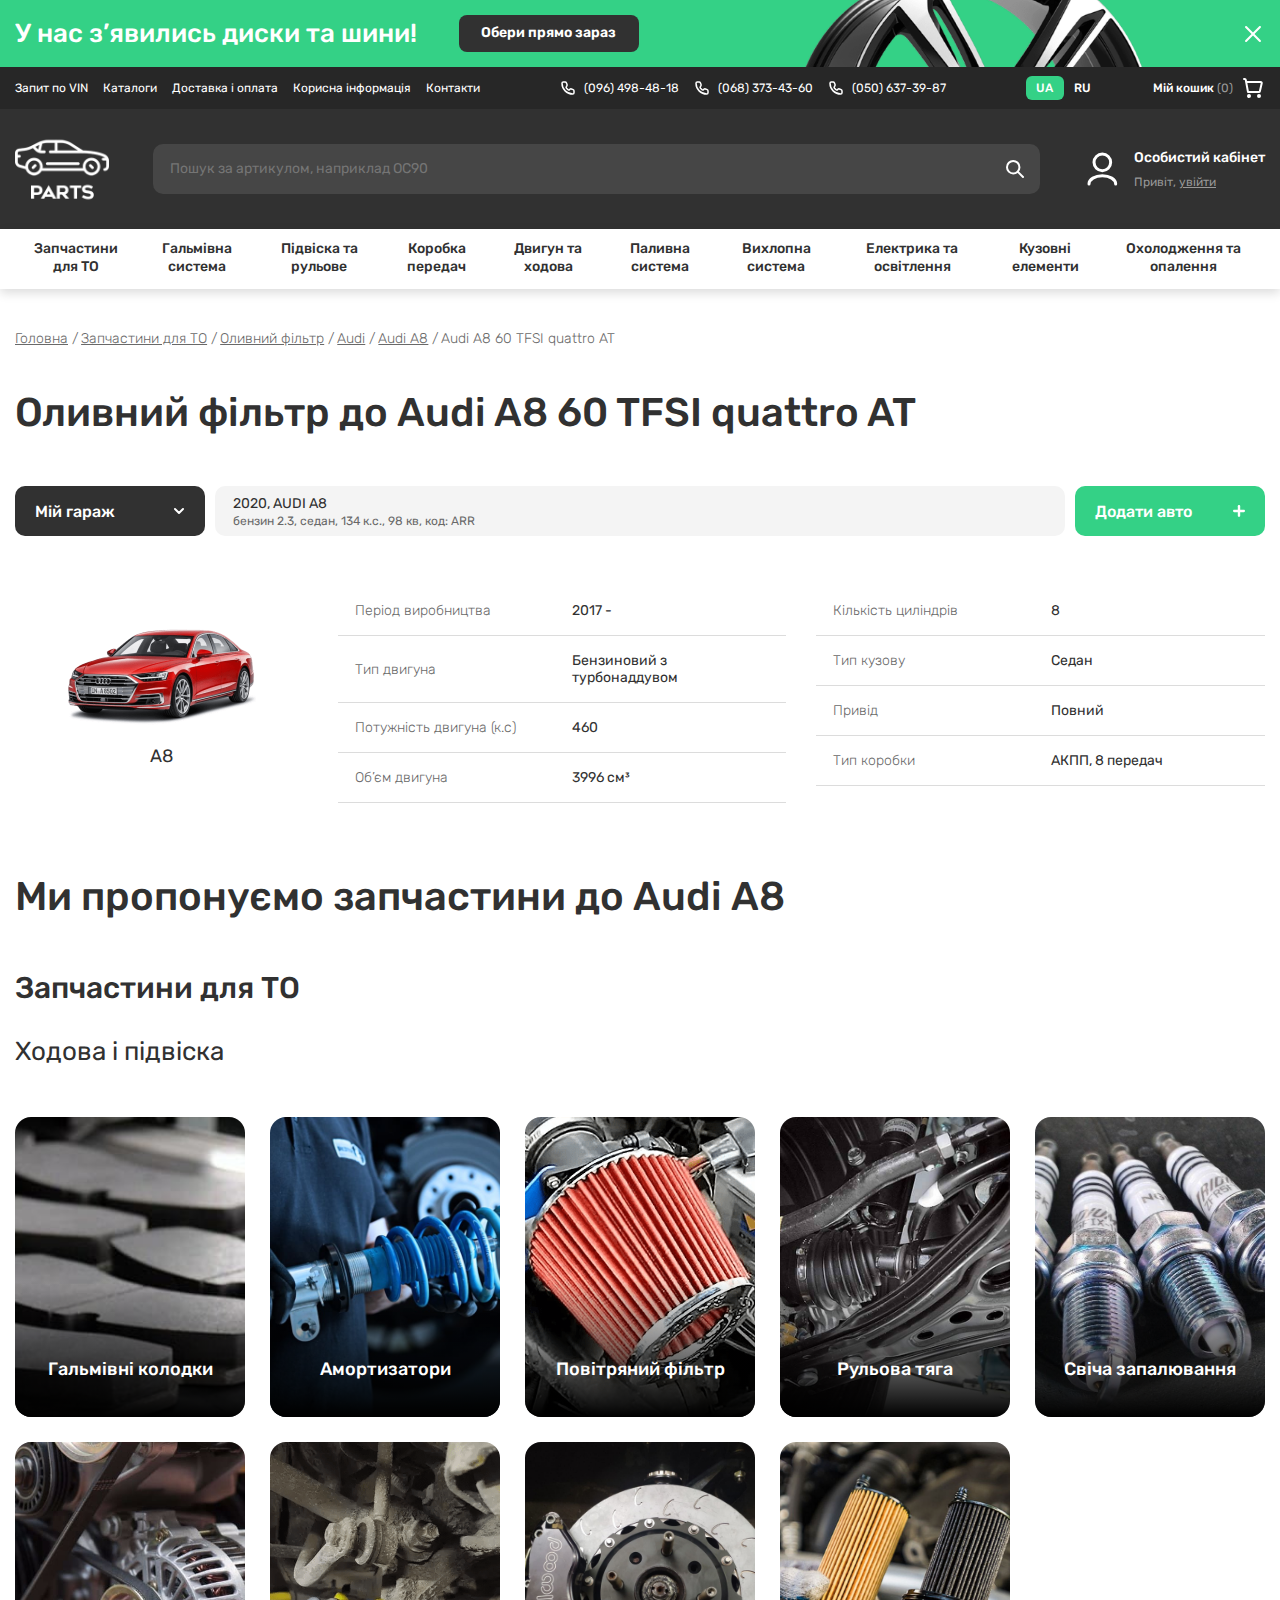
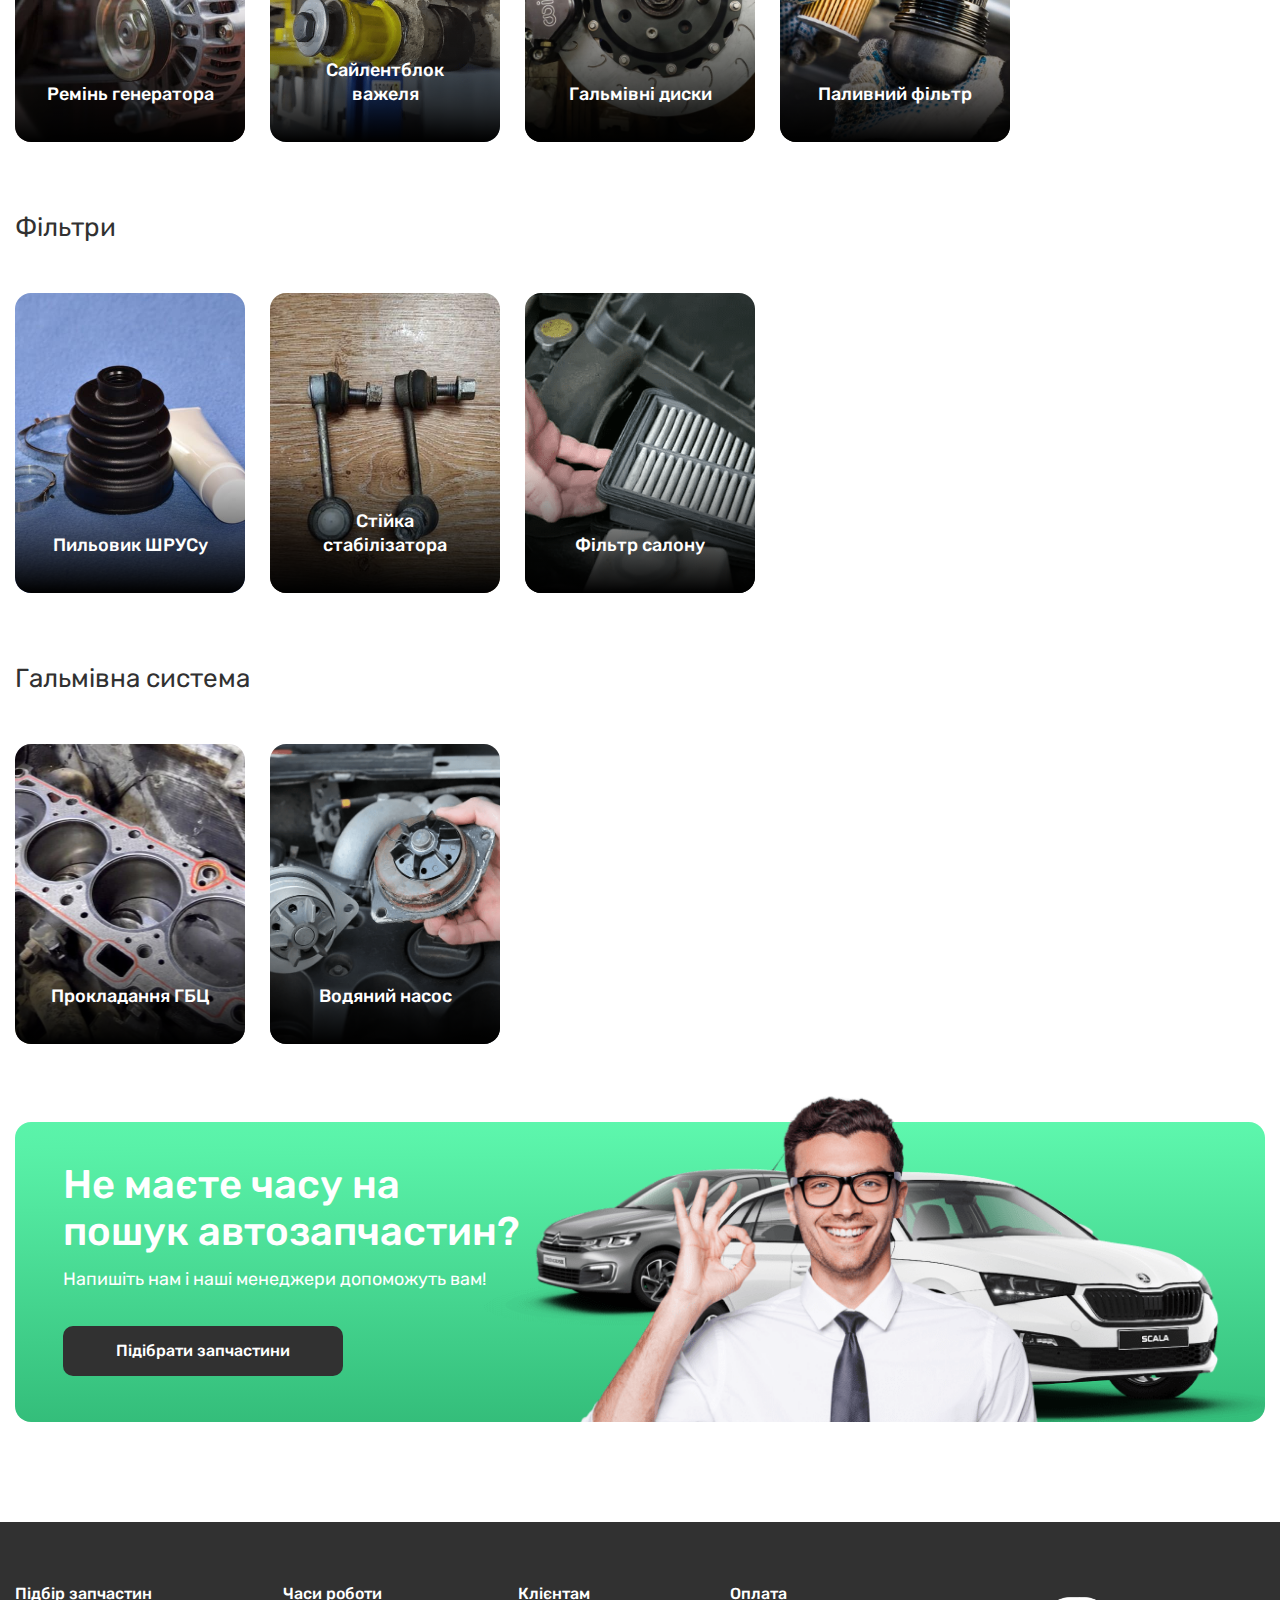
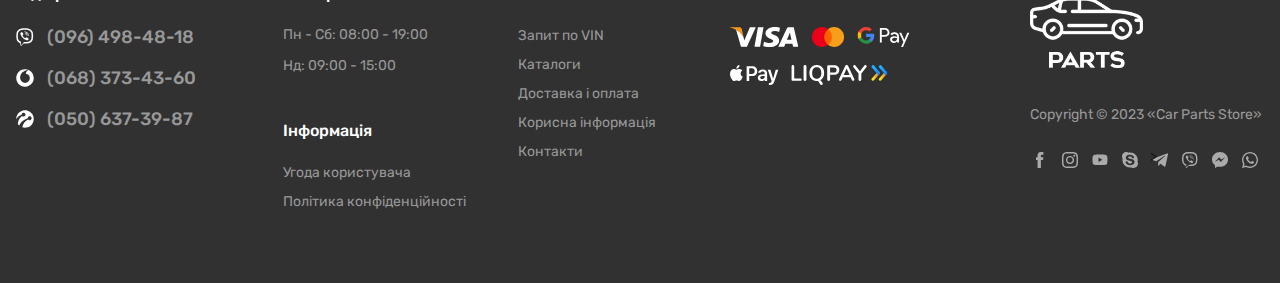
<file: modif-gc.html>
<!DOCTYPE html>
<html lang="uk">
	<head>
		<title>Car parts store</title>

		<meta charset="UTF-8">

		<!-- Fonts -->
		<link rel="preconnect" href="https://fonts.googleapis.com">
		<link rel="preconnect" href="https://fonts.gstatic.com" crossorigin>
		<link href="https://fonts.googleapis.com/css2?family=Rubik:ital,wght@0,300;0,400;0,500;0,600;0,700;0,800;0,900;1,300;1,400;1,500;1,600;1,700;1,800;1,900&display=swap" rel="stylesheet">

		<!-- CSS -->
		<link rel="stylesheet" type="text/css" href="css/style.css">

		<meta name="viewport" content="width=device-width, initial-scale=1">

		<meta name="format-detection" content="telephone=no">

		<meta name="robots" content="noindex">
	</head>
	<body>

		<header>

			<div class="header__ad">
				<div class="content-container">
					<div class="header__ad-container">
						<div class="header__ad-text-btn">
							<p>У нас з’явились диски та шини!</p>
							<a href="#">Обери прямо зараз</a>
						</div>
						<button class="header__ad-close" aria-label="Закрити" onClick="closeHeaderAd();"></button>
					</div>
				</div>
			</div>

			<div class="header__top">
				<div class="content-container">
					<div class="header__top-container">
						<div class="header__top-menu-tels-lang">
							<nav class="header__top-menu">
								<ul>
									<li><a href="#">Запит по VIN</a></li>
									<li><a href="#">Каталоги</a></li>
									<li><a href="#">Доставка і оплата</a></li>
									<li><a href="#">Корисна інформація</a></li>
									<li><a href="#">Контакти</a></li>
								</ul>
							</nav>
							<ul class="header__top-tels">
								<li><a href="#">(096) 498-48-18</a></li>
								<li><a href="#">(068) 373-43-60</a></li>
								<li><a href="#">(050) 637-39-87</a></li>
							</ul>
							<div class="header__top-lang">
								<span>UA</span>
								<a href="#">RU</a>
							</div>
						</div>
						<div class="header__top-cart">
							<a href="#">Мій кошик <span>0</span></a>
						</div>
					</div>
				</div>
			</div>

			<div class="header__center">
				<div class="content-container">
					<div class="header__center-container">
						<a href="index.html" class="header__center-logo">
							<img src="img/logo.png" alt="Logo">
						</a>
						<div class="header__center-search">
							<form action="#">
								<input type="text" placeholder="Пошук за артикулом, наприклад ОС90">
								<button aria-label="Пошук"></button>
							</form>
						</div>
						<a href="#" class="header__center-account">
							<img src="img/account.svg" alt="Аватар">
							<span>Особистий кабінет</span>
							<span>Привіт, <span>увійти</span></span>
						</a>
					</div>
				</div>
			</div>

			<div class="header__bottom">
				<div class="content-container">
					<div class="header__bottom-container">
						<div class="header__bottom-burger">
							<button aria-label="Меню" onClick="burgerMenu();">
								<span></span>
								<span></span>
								<span></span>
							</button>
						</div>
						<div class="header__bottom-menu">
							<ul>
								<li>
									<span>Запчастини для ТО</span>
									<div class="header__bottom-menu-sub">
										<div>
											<span>Деталі для технічного обслуговування</span>
											<ul>
												<li><a href="#">Гальмівні колодки</a></li>
												<li><a href="#">Гальмівні диски</a></li>
												<li><a href="#">Ремінь ГРМ</a></li>
												<li><a href="#">Свіча запалювання</a></li>
												<li><a href="#">Комплект ременів ГРМ</a></li>
											</ul>
										</div>
										<div>
											<span>Гальмівні елементи</span>
											<ul>
												<li><a href="#">Гальмівні колодки</a></li>
												<li><a href="#">Гальмівні диски</a></li>
												<li><a href="#">Комплект ременів ГРМ</a></li>
												<li><a href="#">Свіча запалювання</a></li>
												<li><a href="#">Комплект ременів ГРМ</a></li>
											</ul>
										</div>
									</div>
								</li>
								<li>
									<span>Гальмівна система</span>
									<div class="header__bottom-menu-sub">
										<div>
											<span>Гальмівні елементи</span>
											<ul>
												<li><a href="#">Гальмівні колодки</a></li>
												<li><a href="#">Гальмівні диски</a></li>
												<li><a href="#">Комплект ременів ГРМ</a></li>
												<li><a href="#">Свіча запалювання</a></li>
												<li><a href="#">Комплект ременів ГРМ</a></li>
												<li><a href="#">Гальмівні колодки</a></li>
												<li><a href="#">Гальмівні диски</a></li>
												<li><a href="#">Lorem ipsum dolor sit, amet consectetur, adipisicing elit.</a></li>
												<li><a href="#">Свіча запалювання</a></li>
												<li><a href="#">Комплект ременів ГРМ</a></li>
											</ul>
										</div>
									</div>
								</li>
								<li>
									<span>Підвіска та рульове</span>
									<div class="header__bottom-menu-sub">
										<div>
											<span>Гальмівні елементи</span>
											<ul>
												<li><a href="#">Гальмівні колодки</a></li>
												<li><a href="#">Гальмівні диски</a></li>
												<li><a href="#">Свіча запалювання</a></li>
												<li><a href="#">Комплект ременів ГРМ</a></li>
												<li><a href="#">Гальмівні колодки</a></li>
												<li><a href="#">Комплект ременів ГРМ</a></li>
												<li><a href="#">Гальмівні диски</a></li>
												<li><a href="#">Свіча запалювання</a></li>
												<li><a href="#">Комплект ременів ГРМ</a></li>
											</ul>
										</div>
										<div>
											<span>Гальмівні елементи</span>
											<ul>
												<li><a href="#">Гальмівні колодки</a></li>
												<li><a href="#">Гальмівні диски</a></li>
												<li><a href="#">Комплект ременів ГРМ</a></li>
												<li><a href="#">Свіча запалювання</a></li>
												<li><a href="#">Комплект ременів ГРМ</a></li>
											</ul>
										</div>
										<div>
											<span>Гальмівні елементи</span>
											<ul>
												<li><a href="#">Гальмівні колодки</a></li>
												<li><a href="#">Гальмівні диски</a></li>
												<li><a href="#">Свіча запалювання</a></li>
												<li><a href="#">Комплект ременів ГРМ</a></li>
											</ul>
										</div>
									</div>
								</li>
								<li>
									<span>Коробка передач</span>
									<div class="header__bottom-menu-sub">
										<div>
											<span>Гальмівні елементи</span>
											<ul>
												<li><a href="#">Гальмівні колодки</a></li>
												<li><a href="#">Гальмівні диски</a></li>
												<li><a href="#">Свіча запалювання</a></li>
												<li><a href="#">Гальмівні диски</a></li>
												<li><a href="#">Комплект ременів ГРМ</a></li>
												<li><a href="#">Гальмівні диски</a></li>
											</ul>
										</div>
										<div>
											<span>Гальмівні елементи</span>
											<ul>
												<li><a href="#">Гальмівні колодки</a></li>
												<li><a href="#">Гальмівні диски</a></li>
												<li><a href="#">Свіча запалювання</a></li>
												<li><a href="#">Гальмівні диски</a></li>
												<li><a href="#">Комплект ременів ГРМ</a></li>
												<li><a href="#">Гальмівні диски</a></li>
											</ul>
										</div>
									</div>
								</li>
								<li>
									<span>Двигун та ходова</span>
									<div class="header__bottom-menu-sub header__bottom-menu-sub_right">
										<div>
											<span>Деталі для технічного обслуговування</span>
											<ul>
												<li><a href="#">Гальмівні колодки</a></li>
												<li><a href="#">Гальмівні диски</a></li>
												<li><a href="#">Ремінь ГРМ</a></li>
												<li><a href="#">Свіча запалювання</a></li>
												<li><a href="#">Комплект ременів ГРМ</a></li>
												<li><a href="#">Гальмівні колодки</a></li>
												<li><a href="#">Гальмівні диски</a></li>
												<li><a href="#">Ремінь ГРМ</a></li>
												<li><a href="#">Свіча запалювання</a></li>
												<li><a href="#">Комплект ременів ГРМ</a></li>
												<li><a href="#">Гальмівні колодки</a></li>
												<li><a href="#">Гальмівні диски</a></li>
												<li><a href="#">Ремінь ГРМ</a></li>
												<li><a href="#">Свіча запалювання</a></li>
												<li><a href="#">Комплект ременів ГРМ</a></li>
												<li><a href="#">Гальмівні колодки</a></li>
												<li><a href="#">Гальмівні диски</a></li>
												<li><a href="#">Ремінь ГРМ</a></li>
												<li><a href="#">Свіча запалювання</a></li>
												<li><a href="#">Комплект ременів ГРМ</a></li>
											</ul>
										</div>
										<div>
											<span>Гальмівні елементи</span>
											<ul>
												<li><a href="#">Гальмівні колодки</a></li>
												<li><a href="#">Гальмівні диски</a></li>
												<li><a href="#">Комплект ременів ГРМ</a></li>
												<li><a href="#">Свіча запалювання</a></li>
												<li><a href="#">Комплект ременів ГРМ</a></li>
											</ul>
										</div>
										<div>
											<span>Деталі для технічного обслуговування</span>
											<ul>
												<li><a href="#">Гальмівні колодки</a></li>
												<li><a href="#">Гальмівні диски</a></li>
												<li><a href="#">Ремінь ГРМ</a></li>
												<li><a href="#">Свіча запалювання</a></li>
												<li><a href="#">Комплект ременів ГРМ</a></li>
											</ul>
										</div>
									</div>
								</li>
								<li>
									<span>Паливна система</span>
									<div class="header__bottom-menu-sub">
										<div>
											<span>Гальмівні елементи</span>
											<ul>
												<li><a href="#">Гальмівні колодки</a></li>
												<li><a href="#">Гальмівні диски</a></li>
												<li><a href="#">Комплект ременів ГРМ</a></li>
												<li><a href="#">Свіча запалювання</a></li>
												<li><a href="#">Комплект ременів ГРМ</a></li>
											</ul>
										</div>
									</div>
								</li>
								<li>
									<span>Вихлопна система</span>
									<div class="header__bottom-menu-sub">
										<div>
											<span>Гальмівні елементи</span>
											<ul>
												<li><a href="#">Гальмівні колодки</a></li>
												<li><a href="#">Гальмівні диски</a></li>
												<li><a href="#">Свіча запалювання</a></li>
												<li><a href="#">Комплект ременів ГРМ</a></li>
											</ul>
											<span>Елементи</span>
											<ul>
												<li><a href="#">Гальмівні колодки</a></li>
												<li><a href="#">Гальмівні диски</a></li>
											</ul>
										</div>
									</div>
								</li>
								<li>
									<span>Електрика та освітлення</span>
									<div class="header__bottom-menu-sub">
										<div>
											<span>Гальмівні елементи</span>
											<ul>
												<li><a href="#">Гальмівні колодки</a></li>
												<li><a href="#">Гальмівні диски</a></li>
												<li><a href="#">Свіча запалювання</a></li>
												<li><a href="#">Комплект ременів ГРМ</a></li>
												<li><a href="#">Гальмівні колодки</a></li>
												<li><a href="#">Гальмівні диски</a></li>
												<li><a href="#">Ремінь ГРМ</a></li>
												<li><a href="#">Свіча запалювання</a></li>
												<li><a href="#">Комплект ременів ГРМ</a></li>
												<li><a href="#">Гальмівні колодки</a></li>
												<li><a href="#">Гальмівні диски</a></li>
												<li><a href="#">Свіча запалювання</a></li>
											</ul>
										</div>
									</div>
								</li>
								<li>
									<span>Кузовні елементи</span>
									<div class="header__bottom-menu-sub header__bottom-menu-sub_right">
										<div>
											<span>Гальмівні елементи</span>
											<ul>
												<li><a href="#">Гальмівні колодки</a></li>
												<li><a href="#">Гальмівні диски</a></li>
												<li><a href="#">Свіча запалювання</a></li>
												<li><a href="#">Комплект ременів ГРМ</a></li>
												<li><a href="#">Гальмівні колодки</a></li>
												<li><a href="#">Гальмівні диски</a></li>
												<li><a href="#">Свіча запалювання</a></li>
												<li><a href="#">Комплект ременів ГРМ</a></li>
											</ul>
										</div>
										<div>
											<span>Гальмівні елементи</span>
											<ul>
												<li><a href="#">Гальмівні колодки</a></li>
												<li><a href="#">Гальмівні диски</a></li>
												<li><a href="#">Комплект ременів ГРМ</a></li>
												<li><a href="#">Свіча запалювання</a></li>
												<li><a href="#">Комплект ременів ГРМ</a></li>
											</ul>
											<span>Гальмівні елементи</span>
											<ul>
												<li><a href="#">Гальмівні колодки</a></li>
												<li><a href="#">Гальмівні диски</a></li>
												<li><a href="#">Свіча запалювання</a></li>
												<li><a href="#">Комплект ременів ГРМ</a></li>
												<li><a href="#">Гальмівні колодки</a></li>
												<li><a href="#">Гальмівні диски</a></li>
												<li><a href="#">Свіча запалювання</a></li>
												<li><a href="#">Комплект ременів ГРМ</a></li>
											</ul>
										</div>
									</div>
								</li>
								<li>
									<span>Охолодження та опалення</span>
									<div class="header__bottom-menu-sub header__bottom-menu-sub_right">
										<div>
											<span>Гальмівні елементи</span>
											<ul>
												<li><a href="#">Гальмівні колодки</a></li>
												<li><a href="#">Гальмівні диски</a></li>
												<li><a href="#">Свіча запалювання</a></li>
												<li><a href="#">Комплект ременів ГРМ</a></li>
												<li><a href="#">Гальмівні колодки</a></li>
												<li><a href="#">Гальмівні диски</a></li>
											</ul>
										</div>
										<div>
											<span>Гальмівні елементи</span>
											<ul>
												<li><a href="#">Гальмівні колодки</a></li>
												<li><a href="#">Гальмівні диски</a></li>
												<li><a href="#">Свіча запалювання</a></li>
											</ul>
											<span>Гальмівні елементи</span>
											<ul>
												<li><a href="#">Гальмівні колодки</a></li>
												<li><a href="#">Гальмівні диски</a></li>
											</ul>
										</div>
										<div>
											<span>Гальмівні елементи</span>
											<ul>
												<li><a href="#">Гальмівні колодки</a></li>
												<li><a href="#">Гальмівні диски</a></li>
												<li><a href="#">Свіча запалювання</a></li>
												<li><a href="#">Комплект ременів ГРМ</a></li>
												<li><a href="#">Гальмівні колодки</a></li>
												<li><a href="#">Гальмівні диски</a></li>
												<li><a href="#">Свіча запалювання</a></li>
												<li><a href="#">Комплект ременів ГРМ</a></li>
											</ul>
										</div>
									</div>
								</li>
							</ul>
						</div>
					</div>
				</div>
			</div>

		</header>

		<main class="main">

			<div class="content-container">
				<ul class="breadcrumb">
					<li><a href="#">Головна</a></li>
					<li><a href="#">Запчастини для ТО</a></li>
					<li><a href="#">Оливний фільтр</a></li>
					<li><a href="#">Audi</a></li>
					<li><a href="#">Audi A8</a></li>
					<li>Audi A8 60 TFSI quattro AT</li>
				</ul>
			</div>

			<section class="pb-70">
				<div class="content-container">
					<h1 class="pb-50">Оливний фільтр до Audi A8 60 TFSI quattro AT</h1>
					<div class="garage pb-50">
						<button class="garage__my">Мій гараж</button>
						<button class="garage__car">
							<span>2020, AUDI A8</span>
							<span>бензин 2.3, седан, 134 к.с., 98 кв, код: ARR</span>
						</button>
						<button class="garage__add">Додати авто</button>
					</div>
					<div class="current-car">
						<div class="current-car__image-model">
							<img src="img/car-model/10.png" alt="A8">
							<p>A8</p>
						</div>
						<div class="current-car__table">
							<div class="current-car__table-row">
								<p>Період виробництва</p>
								<p>2017 -</p>
							</div>
							<div class="current-car__table-row">
								<p>Тип двигуна</p>
								<p>Бензиновий з турбонаддувом</p>
							</div>
							<div class="current-car__table-row">
								<p>Потужність двигуна (к.с)</p>
								<p>460</p>
							</div>
							<div class="current-car__table-row">
								<p>Об’єм двигуна</p>
								<p>3996 см³</p>
							</div>
						</div>
						<div class="current-car__table">
							<div class="current-car__table-row">
								<p>Кількість циліндрів</p>
								<p>8</p>
							</div>
							<div class="current-car__table-row">
								<p>Тип кузову</p>
								<p>Седан</p>
							</div>
							<div class="current-car__table-row">
								<p>Привід</p>
								<p>Повний</p>
							</div>
							<div class="current-car__table-row">
								<p>Тип коробки</p>
								<p>АКПП, 8 передач</p>
							</div>
						</div>
					</div>
				</div>
			</section>

			<section class="titles-category-сards pb-78">
				<div class="content-container">
					<h2>Ми пропонуємо запчастини до Audi А8</h2>
					<h3>Запчастини для ТО</h3>
					<h4>Ходова і підвіска</h4>
					<div class="category-cards-grid">
						<a href="#">
							<img src="img/category_1.jpg" alt="Category image">
							<p>Гальмівні колодки</p>
						</a>
						<a href="#">
							<img src="img/category_2.jpg" alt="Category image">
							<p>Амортизатори</p>
						</a>
						<a href="#">
							<img src="img/category_3.png" alt="Category image">
							<p>Повітряний фільтр</p>
						</a>
						<a href="#">
							<img src="img/category_4.jpg" alt="Category image">
							<p>Рульова тяга</p>
						</a>
						<a href="#">
							<img src="img/category_5.jpg" alt="Category image">
							<p>Свіча запалювання</p>
						</a>
						<a href="#">
							<img src="img/category_6.jpg" alt="Category image">
							<p>Ремінь генератора</p>
						</a>
						<a href="#">
							<img src="img/category_7.png" alt="Category image">
							<p>Сайлентблок важеля</p>
						</a>
						<a href="#">
							<img src="img/category_8.jpg" alt="Category image">
							<p>Гальмівні диски</p>
						</a>
						<a href="#">
							<img src="img/category_9.jpg" alt="Category image">
							<p>Паливний фільтр</p>
						</a>
					</div>
					<h4>Фільтри</h4>
					<div class="category-cards-grid">
						<a href="#">
							<img src="img/category_10.jpg" alt="Category image">
							<p>Пильовик ШРУСу</p>
						</a>
						<a href="#">
							<img src="img/category_11.jpg" alt="Category image">
							<p>Стійка стабілізатора</p>
						</a>
						<a href="#">
							<img src="img/category_12.png" alt="Category image">
							<p>Фільтр салону</p>
						</a>
					</div>
					<h4>Гальмівна система</h4>
					<div class="category-cards-grid">
						<a href="#">
							<img src="img/category_13.jpg" alt="Category image">
							<p>Прокладання ГБЦ</p>
						</a>
						<a href="#">
							<img src="img/category_14.png" alt="Category image">
							<p>Водяний насос</p>
						</a>
					</div>
				</div>
			</section>

			<section class="contact-us">
				<div class="content-container">
					<div class="contact-us__container">
						<h2>Не маєте часу на пошук автозапчастин?</h2>
						<p class="p_18-21">Напишіть нам і наші менеджери допоможуть вам!</p>
						<a href="#">Підібрати запчастини</a>
						<img src="img/2cars-man.png" alt="Background image">
					</div>
				</div>

			</section>

		</main>

		<footer class="footer">
			<div class="content-container">
				<div class="footer__container">

					<div class="footer__tels">
						<p class="footer__title">Підбір запчастин</p>
						<div class="footer__tels-items">
							<a href="#">
								<span class="icon icon-viber"></span>
								<span>(096) 498-48-18</span>
							</a>
							<a href="#">
								<span class="icon icon-vodafone"></span>
								<span>(068) 373-43-60</span>
							</a>
							<a href="#">
								<span class="icon icon-lifecell"></span>
								<span>(050) 637-39-87</span>
							</a>
						</div>
					</div>

					<div class="footer__time-info">
						<div class="footer__time">
							<p class="footer__title">Часи роботи</p>
							<p>Пн - Сб:  08:00 - 19:00<br><br>Нд: 09:00 - 15:00</p>
						</div>
						<div class="footer__info">
							<p class="footer__title">Інформація</p>
							<div class="footer__links">
								<a href="#">Угода користувача</a>
								<a href="#">Політика конфіденційності</a>
							</div>
						</div>
					</div>

					<div class="footer__clients">
						<p class="footer__title">Клієнтам</p>
						<div class="footer__links">
							<a href="#">Запит по VIN</a>
							<a href="#">Каталоги</a>
							<a href="#">Доставка і оплата</a>
							<a href="#">Корисна інформація</a>
							<a href="#">Контакти</a>
						</div>
					</div>

					<div class="footer__payment">
						<p class="footer__title">Оплата</p>
						<div class="footer__payment-items">
							<span class="icon icon-visa"></span>
							<span class="icon icon-mastercard"></span>
							<span class="icon icon-google-pay"></span>
							<span class="icon icon-apple-pay"></span>
							<span class="icon icon-liqpay"></span>
						</div>
					</div>

					<div class="footer__logo-copy-socials">
						<img class="footer__logo" src="img/logo.png" alt="Logo">
						<p class="footer__copy">Copyright © 2023 «Car Parts Store»</p>
						<div class="footer__socials">
							<a href="#" aria-label="Facebook" class="icon icon-socials icon-socials-facebook"></a>
							<a href="#" aria-label="Instagram" class="icon icon-socials icon-socials-instagram"></a>
							<a href="#" aria-label="YouTube" class="icon icon-socials icon-socials-youtube"></a>
							<a href="#" aria-label="Skype" class="icon icon-socials icon-socials-skype"></a>
							<a href="#" aria-label="Telegram" class="icon icon-socials icon-socials-telegram">></a>
							<a href="#" aria-label="Viber" class="icon icon-socials icon-socials-viber"></a>
							<a href="#" aria-label="Messanger" class="icon icon-socials icon-socials-messenger"></a>
							<a href="#" aria-label="WhatsApp" class="icon icon-socials icon-socials-whatsapp"></a>
						</div>
					</div>

				</div>
			</div>
		</footer>
		
		<script src="js/script.js"></script>
	</body>
</html>
</file>
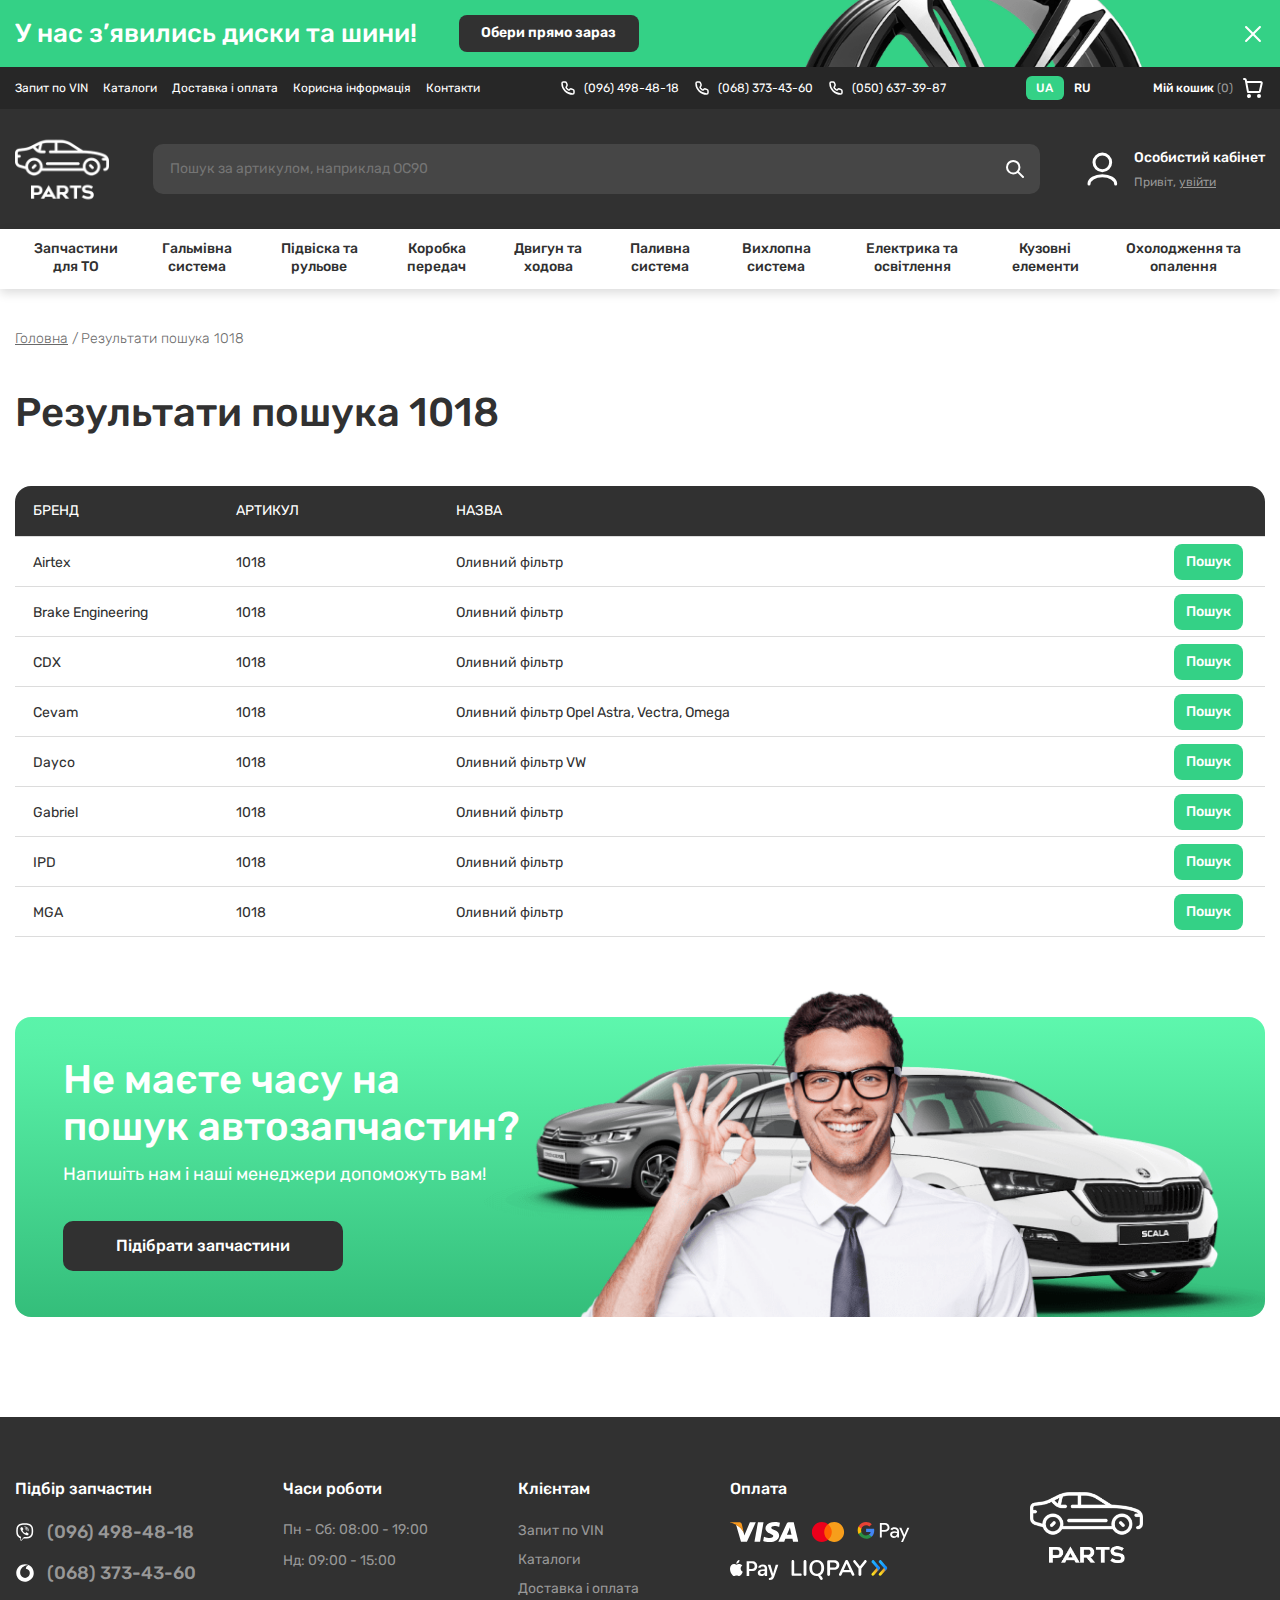
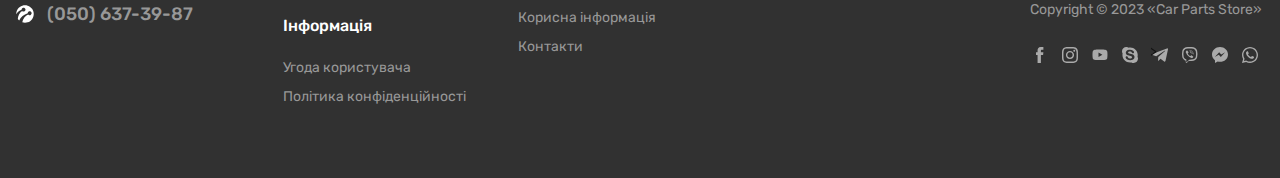
<file: search_art-gc.html>
<!DOCTYPE html>
<html lang="uk">
	<head>
		<title>Car parts store</title>

		<meta charset="UTF-8">

		<!-- Fonts -->
		<link rel="preconnect" href="https://fonts.googleapis.com">
		<link rel="preconnect" href="https://fonts.gstatic.com" crossorigin>
		<link href="https://fonts.googleapis.com/css2?family=Rubik:ital,wght@0,300;0,400;0,500;0,600;0,700;0,800;0,900;1,300;1,400;1,500;1,600;1,700;1,800;1,900&display=swap" rel="stylesheet">

		<!-- CSS -->
		<link rel="stylesheet" type="text/css" href="css/style.css">

		<meta name="viewport" content="width=device-width, initial-scale=1">

		<meta name="format-detection" content="telephone=no">

		<meta name="robots" content="noindex">
	</head>
	<body>

		<header>

			<div class="header__ad">
				<div class="content-container">
					<div class="header__ad-container">
						<div class="header__ad-text-btn">
							<p>У нас з’явились диски та шини!</p>
							<a href="#">Обери прямо зараз</a>
						</div>
						<button class="header__ad-close" aria-label="Закрити" onClick="closeHeaderAd();"></button>
					</div>
				</div>
			</div>

			<div class="header__top">
				<div class="content-container">
					<div class="header__top-container">
						<div class="header__top-menu-tels-lang">
							<nav class="header__top-menu">
								<ul>
									<li><a href="#">Запит по VIN</a></li>
									<li><a href="#">Каталоги</a></li>
									<li><a href="#">Доставка і оплата</a></li>
									<li><a href="#">Корисна інформація</a></li>
									<li><a href="#">Контакти</a></li>
								</ul>
							</nav>
							<ul class="header__top-tels">
								<li><a href="#">(096) 498-48-18</a></li>
								<li><a href="#">(068) 373-43-60</a></li>
								<li><a href="#">(050) 637-39-87</a></li>
							</ul>
							<div class="header__top-lang">
								<span>UA</span>
								<a href="#">RU</a>
							</div>
						</div>
						<div class="header__top-cart">
							<a href="#">Мій кошик <span>0</span></a>
						</div>
					</div>
				</div>
			</div>

			<div class="header__center">
				<div class="content-container">
					<div class="header__center-container">
						<a href="index.html" class="header__center-logo">
							<img src="img/logo.png" alt="Logo">
						</a>
						<div class="header__center-search">
							<form action="#">
								<input type="text" placeholder="Пошук за артикулом, наприклад ОС90">
								<button aria-label="Пошук"></button>
							</form>
						</div>
						<a href="#" class="header__center-account">
							<img src="img/account.svg" alt="Аватар">
							<span>Особистий кабінет</span>
							<span>Привіт, <span>увійти</span></span>
						</a>
					</div>
				</div>
			</div>

			<div class="header__bottom">
				<div class="content-container">
					<div class="header__bottom-container">
						<div class="header__bottom-burger">
							<button aria-label="Меню" onClick="burgerMenu();">
								<span></span>
								<span></span>
								<span></span>
							</button>
						</div>
						<div class="header__bottom-menu">
							<ul>
								<li>
									<span>Запчастини для ТО</span>
									<div class="header__bottom-menu-sub">
										<div>
											<span>Деталі для технічного обслуговування</span>
											<ul>
												<li><a href="#">Гальмівні колодки</a></li>
												<li><a href="#">Гальмівні диски</a></li>
												<li><a href="#">Ремінь ГРМ</a></li>
												<li><a href="#">Свіча запалювання</a></li>
												<li><a href="#">Комплект ременів ГРМ</a></li>
											</ul>
										</div>
										<div>
											<span>Гальмівні елементи</span>
											<ul>
												<li><a href="#">Гальмівні колодки</a></li>
												<li><a href="#">Гальмівні диски</a></li>
												<li><a href="#">Комплект ременів ГРМ</a></li>
												<li><a href="#">Свіча запалювання</a></li>
												<li><a href="#">Комплект ременів ГРМ</a></li>
											</ul>
										</div>
									</div>
								</li>
								<li>
									<span>Гальмівна система</span>
									<div class="header__bottom-menu-sub">
										<div>
											<span>Гальмівні елементи</span>
											<ul>
												<li><a href="#">Гальмівні колодки</a></li>
												<li><a href="#">Гальмівні диски</a></li>
												<li><a href="#">Комплект ременів ГРМ</a></li>
												<li><a href="#">Свіча запалювання</a></li>
												<li><a href="#">Комплект ременів ГРМ</a></li>
												<li><a href="#">Гальмівні колодки</a></li>
												<li><a href="#">Гальмівні диски</a></li>
												<li><a href="#">Lorem ipsum dolor sit, amet consectetur, adipisicing elit.</a></li>
												<li><a href="#">Свіча запалювання</a></li>
												<li><a href="#">Комплект ременів ГРМ</a></li>
											</ul>
										</div>
									</div>
								</li>
								<li>
									<span>Підвіска та рульове</span>
									<div class="header__bottom-menu-sub">
										<div>
											<span>Гальмівні елементи</span>
											<ul>
												<li><a href="#">Гальмівні колодки</a></li>
												<li><a href="#">Гальмівні диски</a></li>
												<li><a href="#">Свіча запалювання</a></li>
												<li><a href="#">Комплект ременів ГРМ</a></li>
												<li><a href="#">Гальмівні колодки</a></li>
												<li><a href="#">Комплект ременів ГРМ</a></li>
												<li><a href="#">Гальмівні диски</a></li>
												<li><a href="#">Свіча запалювання</a></li>
												<li><a href="#">Комплект ременів ГРМ</a></li>
											</ul>
										</div>
										<div>
											<span>Гальмівні елементи</span>
											<ul>
												<li><a href="#">Гальмівні колодки</a></li>
												<li><a href="#">Гальмівні диски</a></li>
												<li><a href="#">Комплект ременів ГРМ</a></li>
												<li><a href="#">Свіча запалювання</a></li>
												<li><a href="#">Комплект ременів ГРМ</a></li>
											</ul>
										</div>
										<div>
											<span>Гальмівні елементи</span>
											<ul>
												<li><a href="#">Гальмівні колодки</a></li>
												<li><a href="#">Гальмівні диски</a></li>
												<li><a href="#">Свіча запалювання</a></li>
												<li><a href="#">Комплект ременів ГРМ</a></li>
											</ul>
										</div>
									</div>
								</li>
								<li>
									<span>Коробка передач</span>
									<div class="header__bottom-menu-sub">
										<div>
											<span>Гальмівні елементи</span>
											<ul>
												<li><a href="#">Гальмівні колодки</a></li>
												<li><a href="#">Гальмівні диски</a></li>
												<li><a href="#">Свіча запалювання</a></li>
												<li><a href="#">Гальмівні диски</a></li>
												<li><a href="#">Комплект ременів ГРМ</a></li>
												<li><a href="#">Гальмівні диски</a></li>
											</ul>
										</div>
										<div>
											<span>Гальмівні елементи</span>
											<ul>
												<li><a href="#">Гальмівні колодки</a></li>
												<li><a href="#">Гальмівні диски</a></li>
												<li><a href="#">Свіча запалювання</a></li>
												<li><a href="#">Гальмівні диски</a></li>
												<li><a href="#">Комплект ременів ГРМ</a></li>
												<li><a href="#">Гальмівні диски</a></li>
											</ul>
										</div>
									</div>
								</li>
								<li>
									<span>Двигун та ходова</span>
									<div class="header__bottom-menu-sub header__bottom-menu-sub_right">
										<div>
											<span>Деталі для технічного обслуговування</span>
											<ul>
												<li><a href="#">Гальмівні колодки</a></li>
												<li><a href="#">Гальмівні диски</a></li>
												<li><a href="#">Ремінь ГРМ</a></li>
												<li><a href="#">Свіча запалювання</a></li>
												<li><a href="#">Комплект ременів ГРМ</a></li>
												<li><a href="#">Гальмівні колодки</a></li>
												<li><a href="#">Гальмівні диски</a></li>
												<li><a href="#">Ремінь ГРМ</a></li>
												<li><a href="#">Свіча запалювання</a></li>
												<li><a href="#">Комплект ременів ГРМ</a></li>
												<li><a href="#">Гальмівні колодки</a></li>
												<li><a href="#">Гальмівні диски</a></li>
												<li><a href="#">Ремінь ГРМ</a></li>
												<li><a href="#">Свіча запалювання</a></li>
												<li><a href="#">Комплект ременів ГРМ</a></li>
												<li><a href="#">Гальмівні колодки</a></li>
												<li><a href="#">Гальмівні диски</a></li>
												<li><a href="#">Ремінь ГРМ</a></li>
												<li><a href="#">Свіча запалювання</a></li>
												<li><a href="#">Комплект ременів ГРМ</a></li>
											</ul>
										</div>
										<div>
											<span>Гальмівні елементи</span>
											<ul>
												<li><a href="#">Гальмівні колодки</a></li>
												<li><a href="#">Гальмівні диски</a></li>
												<li><a href="#">Комплект ременів ГРМ</a></li>
												<li><a href="#">Свіча запалювання</a></li>
												<li><a href="#">Комплект ременів ГРМ</a></li>
											</ul>
										</div>
										<div>
											<span>Деталі для технічного обслуговування</span>
											<ul>
												<li><a href="#">Гальмівні колодки</a></li>
												<li><a href="#">Гальмівні диски</a></li>
												<li><a href="#">Ремінь ГРМ</a></li>
												<li><a href="#">Свіча запалювання</a></li>
												<li><a href="#">Комплект ременів ГРМ</a></li>
											</ul>
										</div>
									</div>
								</li>
								<li>
									<span>Паливна система</span>
									<div class="header__bottom-menu-sub">
										<div>
											<span>Гальмівні елементи</span>
											<ul>
												<li><a href="#">Гальмівні колодки</a></li>
												<li><a href="#">Гальмівні диски</a></li>
												<li><a href="#">Комплект ременів ГРМ</a></li>
												<li><a href="#">Свіча запалювання</a></li>
												<li><a href="#">Комплект ременів ГРМ</a></li>
											</ul>
										</div>
									</div>
								</li>
								<li>
									<span>Вихлопна система</span>
									<div class="header__bottom-menu-sub">
										<div>
											<span>Гальмівні елементи</span>
											<ul>
												<li><a href="#">Гальмівні колодки</a></li>
												<li><a href="#">Гальмівні диски</a></li>
												<li><a href="#">Свіча запалювання</a></li>
												<li><a href="#">Комплект ременів ГРМ</a></li>
											</ul>
											<span>Елементи</span>
											<ul>
												<li><a href="#">Гальмівні колодки</a></li>
												<li><a href="#">Гальмівні диски</a></li>
											</ul>
										</div>
									</div>
								</li>
								<li>
									<span>Електрика та освітлення</span>
									<div class="header__bottom-menu-sub">
										<div>
											<span>Гальмівні елементи</span>
											<ul>
												<li><a href="#">Гальмівні колодки</a></li>
												<li><a href="#">Гальмівні диски</a></li>
												<li><a href="#">Свіча запалювання</a></li>
												<li><a href="#">Комплект ременів ГРМ</a></li>
												<li><a href="#">Гальмівні колодки</a></li>
												<li><a href="#">Гальмівні диски</a></li>
												<li><a href="#">Ремінь ГРМ</a></li>
												<li><a href="#">Свіча запалювання</a></li>
												<li><a href="#">Комплект ременів ГРМ</a></li>
												<li><a href="#">Гальмівні колодки</a></li>
												<li><a href="#">Гальмівні диски</a></li>
												<li><a href="#">Свіча запалювання</a></li>
											</ul>
										</div>
									</div>
								</li>
								<li>
									<span>Кузовні елементи</span>
									<div class="header__bottom-menu-sub header__bottom-menu-sub_right">
										<div>
											<span>Гальмівні елементи</span>
											<ul>
												<li><a href="#">Гальмівні колодки</a></li>
												<li><a href="#">Гальмівні диски</a></li>
												<li><a href="#">Свіча запалювання</a></li>
												<li><a href="#">Комплект ременів ГРМ</a></li>
												<li><a href="#">Гальмівні колодки</a></li>
												<li><a href="#">Гальмівні диски</a></li>
												<li><a href="#">Свіча запалювання</a></li>
												<li><a href="#">Комплект ременів ГРМ</a></li>
											</ul>
										</div>
										<div>
											<span>Гальмівні елементи</span>
											<ul>
												<li><a href="#">Гальмівні колодки</a></li>
												<li><a href="#">Гальмівні диски</a></li>
												<li><a href="#">Комплект ременів ГРМ</a></li>
												<li><a href="#">Свіча запалювання</a></li>
												<li><a href="#">Комплект ременів ГРМ</a></li>
											</ul>
											<span>Гальмівні елементи</span>
											<ul>
												<li><a href="#">Гальмівні колодки</a></li>
												<li><a href="#">Гальмівні диски</a></li>
												<li><a href="#">Свіча запалювання</a></li>
												<li><a href="#">Комплект ременів ГРМ</a></li>
												<li><a href="#">Гальмівні колодки</a></li>
												<li><a href="#">Гальмівні диски</a></li>
												<li><a href="#">Свіча запалювання</a></li>
												<li><a href="#">Комплект ременів ГРМ</a></li>
											</ul>
										</div>
									</div>
								</li>
								<li>
									<span>Охолодження та опалення</span>
									<div class="header__bottom-menu-sub header__bottom-menu-sub_right">
										<div>
											<span>Гальмівні елементи</span>
											<ul>
												<li><a href="#">Гальмівні колодки</a></li>
												<li><a href="#">Гальмівні диски</a></li>
												<li><a href="#">Свіча запалювання</a></li>
												<li><a href="#">Комплект ременів ГРМ</a></li>
												<li><a href="#">Гальмівні колодки</a></li>
												<li><a href="#">Гальмівні диски</a></li>
											</ul>
										</div>
										<div>
											<span>Гальмівні елементи</span>
											<ul>
												<li><a href="#">Гальмівні колодки</a></li>
												<li><a href="#">Гальмівні диски</a></li>
												<li><a href="#">Свіча запалювання</a></li>
											</ul>
											<span>Гальмівні елементи</span>
											<ul>
												<li><a href="#">Гальмівні колодки</a></li>
												<li><a href="#">Гальмівні диски</a></li>
											</ul>
										</div>
										<div>
											<span>Гальмівні елементи</span>
											<ul>
												<li><a href="#">Гальмівні колодки</a></li>
												<li><a href="#">Гальмівні диски</a></li>
												<li><a href="#">Свіча запалювання</a></li>
												<li><a href="#">Комплект ременів ГРМ</a></li>
												<li><a href="#">Гальмівні колодки</a></li>
												<li><a href="#">Гальмівні диски</a></li>
												<li><a href="#">Свіча запалювання</a></li>
												<li><a href="#">Комплект ременів ГРМ</a></li>
											</ul>
										</div>
									</div>
								</li>
							</ul>
						</div>
					</div>
				</div>
			</div>

		</header>

		<main class="main">

			<div class="content-container">
				<ul class="breadcrumb">
					<li><a href="#">Головна</a></li>
					<li>Результати пошука 1018</li>
				</ul>
			</div>

			<section class="search-art">
				<div class="content-container">
					<h2>Результати пошука 1018</h2>
					<div class="search-art__grid">
						<div class="search-art__grid-row search-art__grid-row_title">
							<p>бренд</p>
							<p>артикул</p>
							<p>назва</p>
						</div>
						<div class="search-art__grid-row">
							<div>
								<p>Бренд</p><a href="#">Airtex</a>
							</div>
							<div>
								<p>Артикул</p><a href="#">1018</a>
							</div>
							<div>
								<p>Назва</p><a href="#">Оливний фільтр</a>
							</div>
							<div>
								<p>Пошук</p><a href="#">Пошук</a>
							</div>
						</div>
						<div class="search-art__grid-row">
							<div>
								<p>Бренд</p><a href="#">Brake Engineering</a>
							</div>
							<div>
								<p>Артикул</p><a href="#">1018</a>
							</div>
							<div>
								<p>Назва</p><a href="#">Оливний фільтр</a>
							</div>
							<div>
								<p>Пошук</p><a href="#">Пошук</a>
							</div>
						</div>
						<div class="search-art__grid-row">
							<div>
								<p>Бренд</p><a href="#">CDX</a>
							</div>
							<div>
								<p>Артикул</p><a href="#">1018</a>
							</div>
							<div>
								<p>Назва</p><a href="#">Оливний фільтр</a>
							</div>
							<div>
								<p>Пошук</p><a href="#">Пошук</a>
							</div>
						</div>
						<div class="search-art__grid-row">
							<div>
								<p>Бренд</p><a href="#">Cevam</a>
							</div>
							<div>
								<p>Артикул</p><a href="#">1018</a>
							</div>
							<div>
								<p>Назва</p><a href="#">Оливний фільтр Opel Astra, Vectra, Omega</a>
							</div>
							<div>
								<p>Пошук</p><a href="#">Пошук</a>
							</div>
						</div>
						<div class="search-art__grid-row">
							<div>
								<p>Бренд</p><a href="#">Dayco</a>
							</div>
							<div>
								<p>Артикул</p><a href="#">1018</a>
							</div>
							<div>
								<p>Назва</p><a href="#">Оливний фільтр VW</a>
							</div>
							<div>
								<p>Пошук</p><a href="#">Пошук</a>
							</div>
						</div>
						<div class="search-art__grid-row">
							<div>
								<p>Бренд</p><a href="#">Gabriel</a>
							</div>
							<div>
								<p>Артикул</p><a href="#">1018</a>
							</div>
							<div>
								<p>Назва</p><a href="#">Оливний фільтр</a>
							</div>
							<div>
								<p>Пошук</p><a href="#">Пошук</a>
							</div>
						</div>
						<div class="search-art__grid-row">
							<div>
								<p>Бренд</p><a href="#">IPD</a>
							</div>
							<div>
								<p>Артикул</p><a href="#">1018</a>
							</div>
							<div>
								<p>Назва</p><a href="#">Оливний фільтр</a>
							</div>
							<div>
								<p>Пошук</p><a href="#">Пошук</a>
							</div>
						</div>
						<div class="search-art__grid-row">
							<div>
								<p>Бренд</p><a href="#">MGA</a>
							</div>
							<div>
								<p>Артикул</p><a href="#">1018</a>
							</div>
							<div>
								<p>Назва</p><a href="#">Оливний фільтр</a>
							</div>
							<div>
								<p>Пошук</p><a href="#">Пошук</a>
							</div>
						</div>
					</div>
				</div>
			</section>

			<section class="contact-us">
				<div class="content-container">
					<div class="contact-us__container">
						<h2>Не маєте часу на пошук автозапчастин?</h2>
						<p class="p_18-21">Напишіть нам і наші менеджери допоможуть вам!</p>
						<a href="#">Підібрати запчастини</a>
						<img src="img/2cars-man.png" alt="Background image">
					</div>
				</div>

			</section>

		</main>

		<footer class="footer">
			<div class="content-container">
				<div class="footer__container">

					<div class="footer__tels">
						<p class="footer__title">Підбір запчастин</p>
						<div class="footer__tels-items">
							<a href="#">
								<span class="icon icon-viber"></span>
								<span>(096) 498-48-18</span>
							</a>
							<a href="#">
								<span class="icon icon-vodafone"></span>
								<span>(068) 373-43-60</span>
							</a>
							<a href="#">
								<span class="icon icon-lifecell"></span>
								<span>(050) 637-39-87</span>
							</a>
						</div>
					</div>

					<div class="footer__time-info">
						<div class="footer__time">
							<p class="footer__title">Часи роботи</p>
							<p>Пн - Сб:  08:00 - 19:00<br><br>Нд: 09:00 - 15:00</p>
						</div>
						<div class="footer__info">
							<p class="footer__title">Інформація</p>
							<div class="footer__links">
								<a href="#">Угода користувача</a>
								<a href="#">Політика конфіденційності</a>
							</div>
						</div>
					</div>

					<div class="footer__clients">
						<p class="footer__title">Клієнтам</p>
						<div class="footer__links">
							<a href="#">Запит по VIN</a>
							<a href="#">Каталоги</a>
							<a href="#">Доставка і оплата</a>
							<a href="#">Корисна інформація</a>
							<a href="#">Контакти</a>
						</div>
					</div>

					<div class="footer__payment">
						<p class="footer__title">Оплата</p>
						<div class="footer__payment-items">
							<span class="icon icon-visa"></span>
							<span class="icon icon-mastercard"></span>
							<span class="icon icon-google-pay"></span>
							<span class="icon icon-apple-pay"></span>
							<span class="icon icon-liqpay"></span>
						</div>
					</div>

					<div class="footer__logo-copy-socials">
						<img class="footer__logo" src="img/logo.png" alt="Logo">
						<p class="footer__copy">Copyright © 2023 «Car Parts Store»</p>
						<div class="footer__socials">
							<a href="#" aria-label="Facebook" class="icon icon-socials icon-socials-facebook"></a>
							<a href="#" aria-label="Instagram" class="icon icon-socials icon-socials-instagram"></a>
							<a href="#" aria-label="YouTube" class="icon icon-socials icon-socials-youtube"></a>
							<a href="#" aria-label="Skype" class="icon icon-socials icon-socials-skype"></a>
							<a href="#" aria-label="Telegram" class="icon icon-socials icon-socials-telegram">></a>
							<a href="#" aria-label="Viber" class="icon icon-socials icon-socials-viber"></a>
							<a href="#" aria-label="Messanger" class="icon icon-socials icon-socials-messenger"></a>
							<a href="#" aria-label="WhatsApp" class="icon icon-socials icon-socials-whatsapp"></a>
						</div>
					</div>

				</div>
			</div>
		</footer>
		
		<script src="js/script.js"></script>
	</body>
</html>
</file>
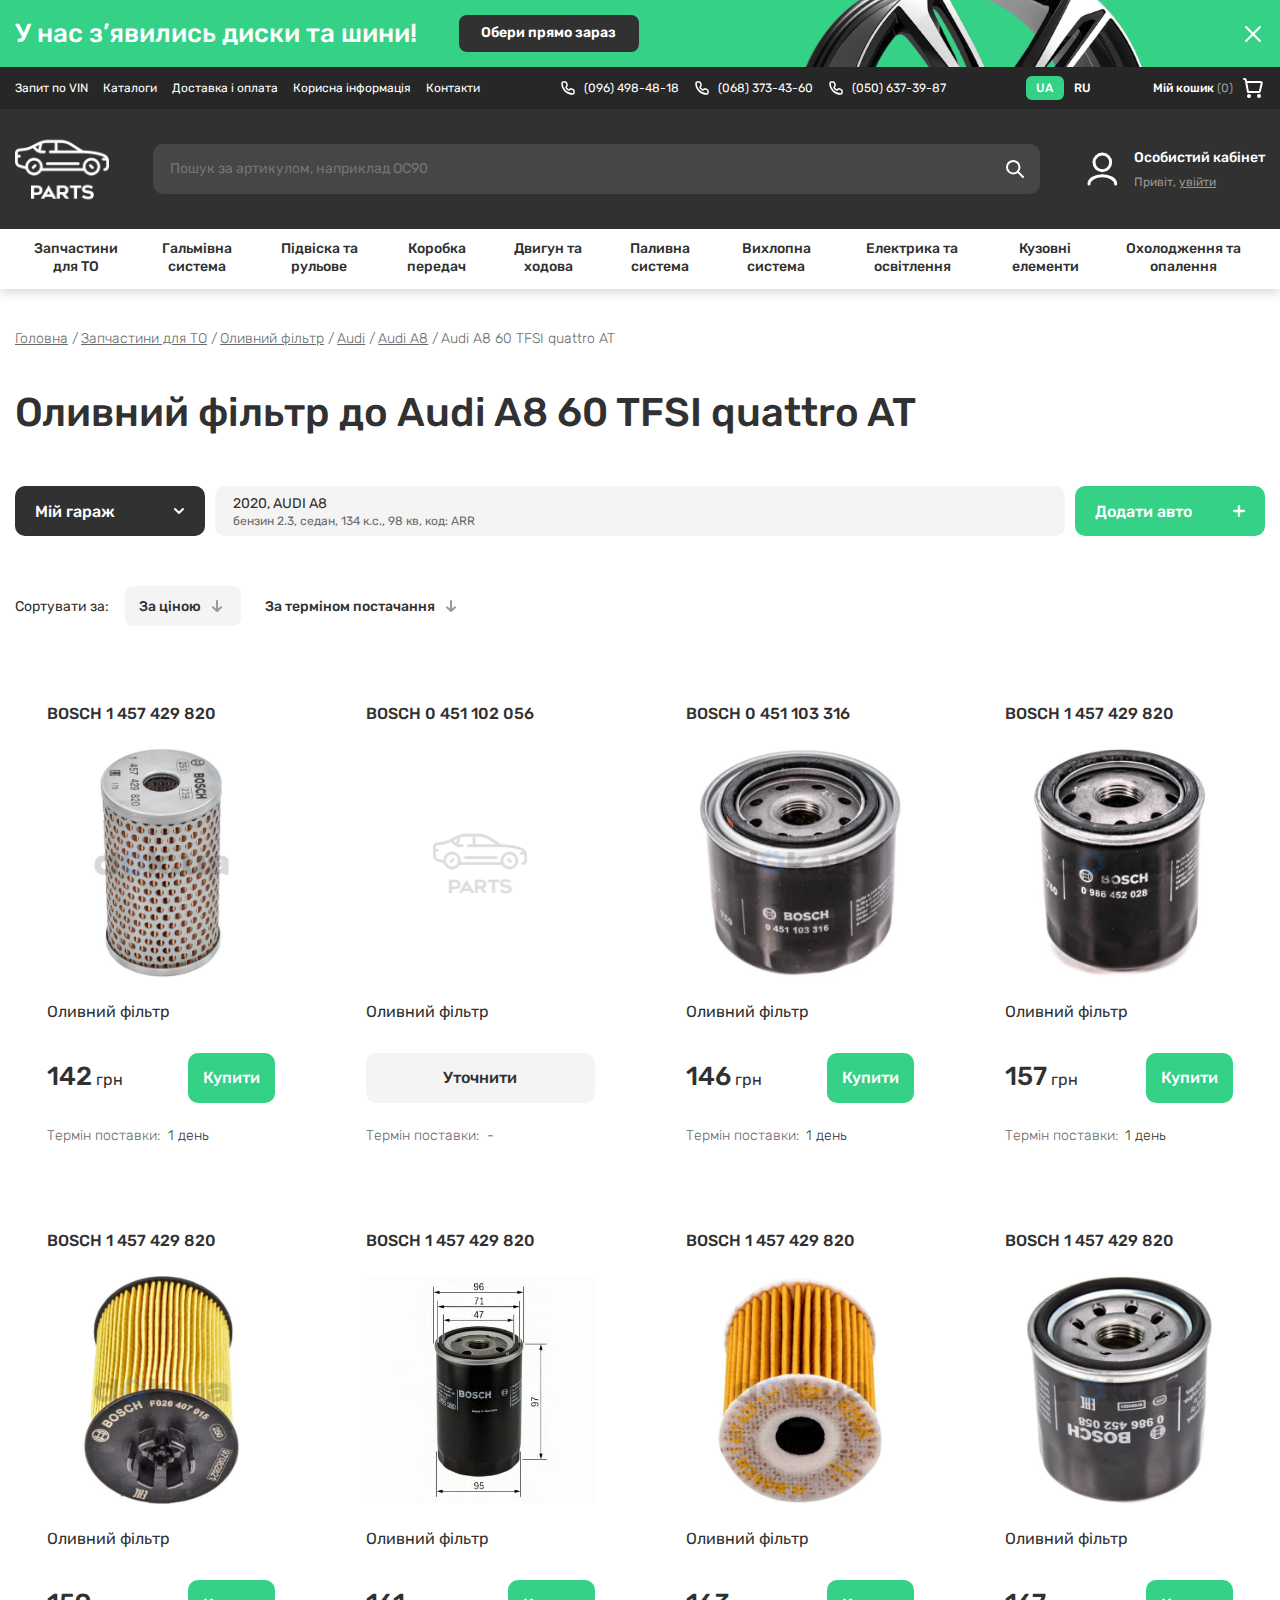
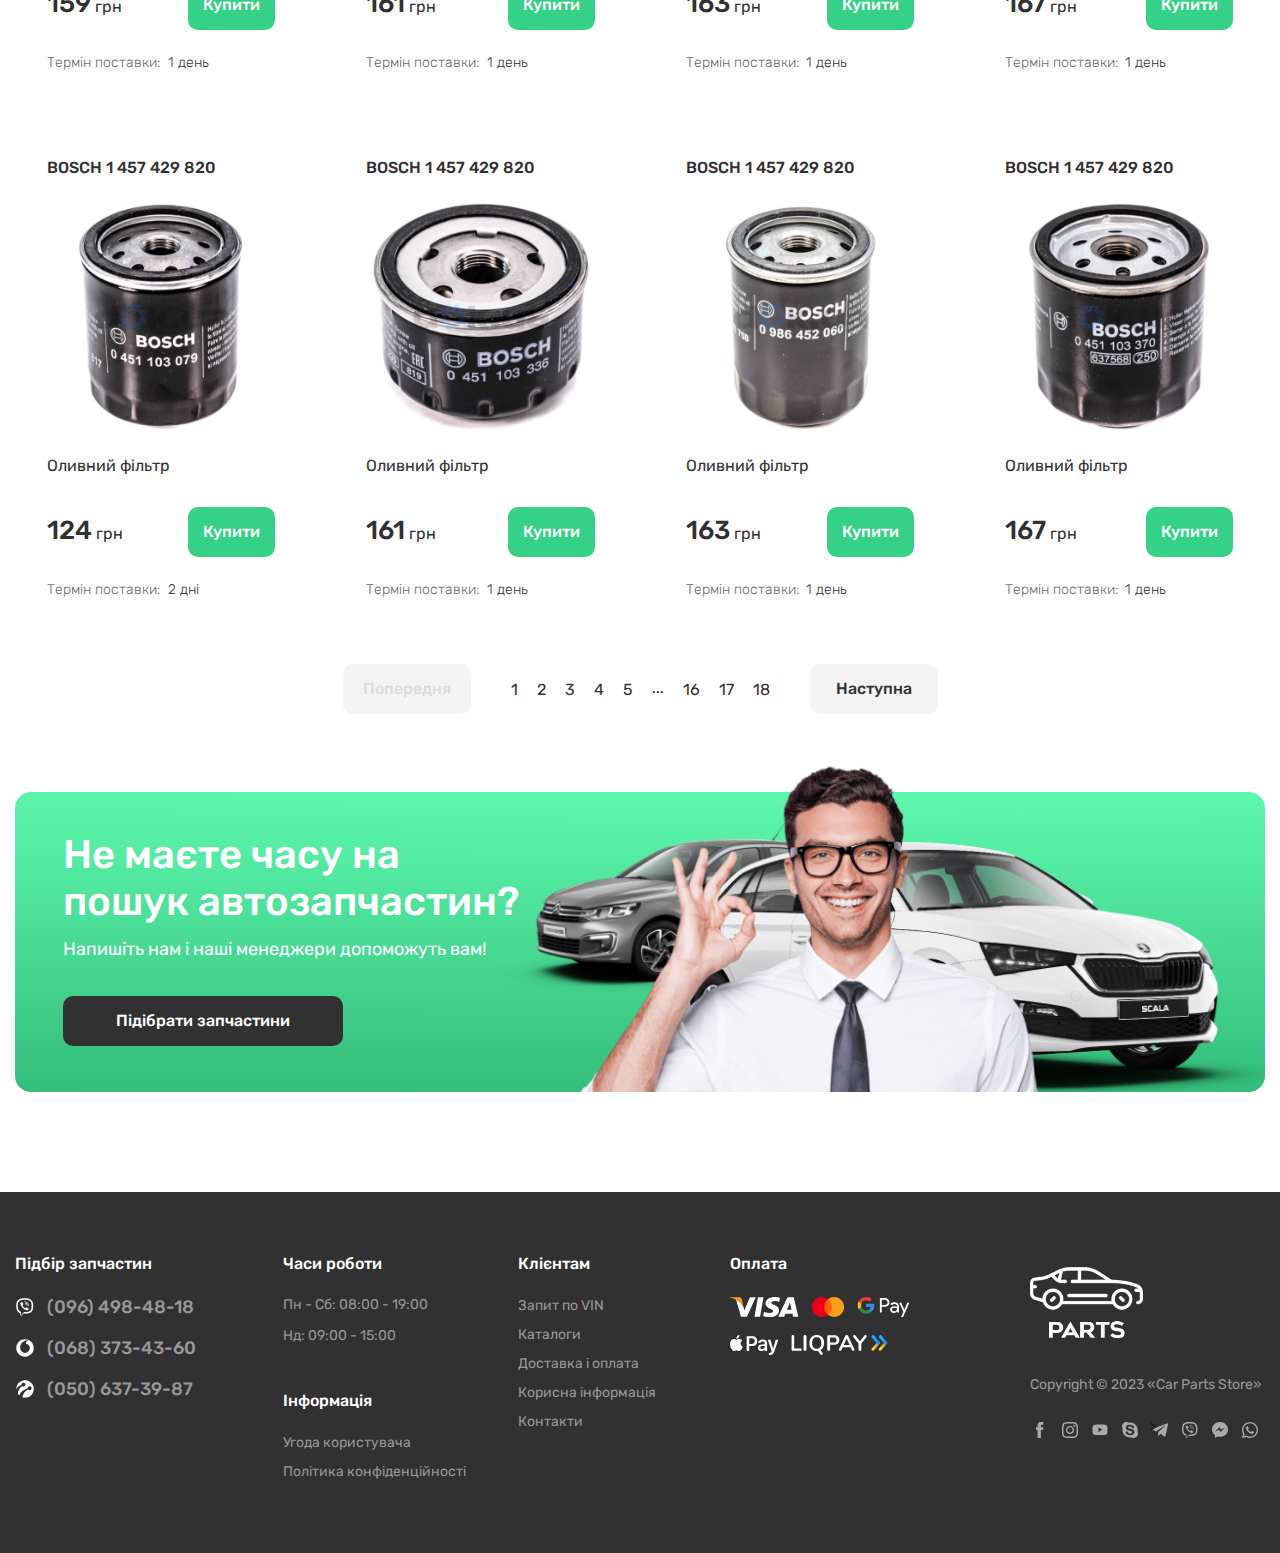
<file: spisok_zap-gc.html>
<!DOCTYPE html>
<html lang="uk">
	<head>
		<title>Car parts store</title>

		<meta charset="UTF-8">

		<!-- Fonts -->
		<link rel="preconnect" href="https://fonts.googleapis.com">
		<link rel="preconnect" href="https://fonts.gstatic.com" crossorigin>
		<link href="https://fonts.googleapis.com/css2?family=Rubik:ital,wght@0,300;0,400;0,500;0,600;0,700;0,800;0,900;1,300;1,400;1,500;1,600;1,700;1,800;1,900&display=swap" rel="stylesheet">

		<!-- CSS -->
		<link rel="stylesheet" type="text/css" href="css/style.css">

		<meta name="viewport" content="width=device-width, initial-scale=1">

		<meta name="format-detection" content="telephone=no">

		<meta name="robots" content="noindex">
	</head>
	<body>

		<header>

			<div class="header__ad">
				<div class="content-container">
					<div class="header__ad-container">
						<div class="header__ad-text-btn">
							<p>У нас з’явились диски та шини!</p>
							<a href="#">Обери прямо зараз</a>
						</div>
						<button class="header__ad-close" aria-label="Закрити" onClick="closeHeaderAd();"></button>
					</div>
				</div>
			</div>

			<div class="header__top">
				<div class="content-container">
					<div class="header__top-container">
						<div class="header__top-menu-tels-lang">
							<nav class="header__top-menu">
								<ul>
									<li><a href="#">Запит по VIN</a></li>
									<li><a href="#">Каталоги</a></li>
									<li><a href="#">Доставка і оплата</a></li>
									<li><a href="#">Корисна інформація</a></li>
									<li><a href="#">Контакти</a></li>
								</ul>
							</nav>
							<ul class="header__top-tels">
								<li><a href="#">(096) 498-48-18</a></li>
								<li><a href="#">(068) 373-43-60</a></li>
								<li><a href="#">(050) 637-39-87</a></li>
							</ul>
							<div class="header__top-lang">
								<span>UA</span>
								<a href="#">RU</a>
							</div>
						</div>
						<div class="header__top-cart">
							<a href="#">Мій кошик <span>0</span></a>
						</div>
					</div>
				</div>
			</div>

			<div class="header__center">
				<div class="content-container">
					<div class="header__center-container">
						<a href="index.html" class="header__center-logo">
							<img src="img/logo.png" alt="Logo">
						</a>
						<div class="header__center-search">
							<form action="#">
								<input type="text" placeholder="Пошук за артикулом, наприклад ОС90">
								<button aria-label="Пошук"></button>
							</form>
						</div>
						<a href="#" class="header__center-account">
							<img src="img/account.svg" alt="Аватар">
							<span>Особистий кабінет</span>
							<span>Привіт, <span>увійти</span></span>
						</a>
					</div>
				</div>
			</div>

			<div class="header__bottom">
				<div class="content-container">
					<div class="header__bottom-container">
						<div class="header__bottom-burger">
							<button aria-label="Меню" onClick="burgerMenu();">
								<span></span>
								<span></span>
								<span></span>
							</button>
						</div>
						<div class="header__bottom-menu">
							<ul>
								<li>
									<span>Запчастини для ТО</span>
									<div class="header__bottom-menu-sub">
										<div>
											<span>Деталі для технічного обслуговування</span>
											<ul>
												<li><a href="#">Гальмівні колодки</a></li>
												<li><a href="#">Гальмівні диски</a></li>
												<li><a href="#">Ремінь ГРМ</a></li>
												<li><a href="#">Свіча запалювання</a></li>
												<li><a href="#">Комплект ременів ГРМ</a></li>
											</ul>
										</div>
										<div>
											<span>Гальмівні елементи</span>
											<ul>
												<li><a href="#">Гальмівні колодки</a></li>
												<li><a href="#">Гальмівні диски</a></li>
												<li><a href="#">Комплект ременів ГРМ</a></li>
												<li><a href="#">Свіча запалювання</a></li>
												<li><a href="#">Комплект ременів ГРМ</a></li>
											</ul>
										</div>
									</div>
								</li>
								<li>
									<span>Гальмівна система</span>
									<div class="header__bottom-menu-sub">
										<div>
											<span>Гальмівні елементи</span>
											<ul>
												<li><a href="#">Гальмівні колодки</a></li>
												<li><a href="#">Гальмівні диски</a></li>
												<li><a href="#">Комплект ременів ГРМ</a></li>
												<li><a href="#">Свіча запалювання</a></li>
												<li><a href="#">Комплект ременів ГРМ</a></li>
												<li><a href="#">Гальмівні колодки</a></li>
												<li><a href="#">Гальмівні диски</a></li>
												<li><a href="#">Lorem ipsum dolor sit, amet consectetur, adipisicing elit.</a></li>
												<li><a href="#">Свіча запалювання</a></li>
												<li><a href="#">Комплект ременів ГРМ</a></li>
											</ul>
										</div>
									</div>
								</li>
								<li>
									<span>Підвіска та рульове</span>
									<div class="header__bottom-menu-sub">
										<div>
											<span>Гальмівні елементи</span>
											<ul>
												<li><a href="#">Гальмівні колодки</a></li>
												<li><a href="#">Гальмівні диски</a></li>
												<li><a href="#">Свіча запалювання</a></li>
												<li><a href="#">Комплект ременів ГРМ</a></li>
												<li><a href="#">Гальмівні колодки</a></li>
												<li><a href="#">Комплект ременів ГРМ</a></li>
												<li><a href="#">Гальмівні диски</a></li>
												<li><a href="#">Свіча запалювання</a></li>
												<li><a href="#">Комплект ременів ГРМ</a></li>
											</ul>
										</div>
										<div>
											<span>Гальмівні елементи</span>
											<ul>
												<li><a href="#">Гальмівні колодки</a></li>
												<li><a href="#">Гальмівні диски</a></li>
												<li><a href="#">Комплект ременів ГРМ</a></li>
												<li><a href="#">Свіча запалювання</a></li>
												<li><a href="#">Комплект ременів ГРМ</a></li>
											</ul>
										</div>
										<div>
											<span>Гальмівні елементи</span>
											<ul>
												<li><a href="#">Гальмівні колодки</a></li>
												<li><a href="#">Гальмівні диски</a></li>
												<li><a href="#">Свіча запалювання</a></li>
												<li><a href="#">Комплект ременів ГРМ</a></li>
											</ul>
										</div>
									</div>
								</li>
								<li>
									<span>Коробка передач</span>
									<div class="header__bottom-menu-sub">
										<div>
											<span>Гальмівні елементи</span>
											<ul>
												<li><a href="#">Гальмівні колодки</a></li>
												<li><a href="#">Гальмівні диски</a></li>
												<li><a href="#">Свіча запалювання</a></li>
												<li><a href="#">Гальмівні диски</a></li>
												<li><a href="#">Комплект ременів ГРМ</a></li>
												<li><a href="#">Гальмівні диски</a></li>
											</ul>
										</div>
										<div>
											<span>Гальмівні елементи</span>
											<ul>
												<li><a href="#">Гальмівні колодки</a></li>
												<li><a href="#">Гальмівні диски</a></li>
												<li><a href="#">Свіча запалювання</a></li>
												<li><a href="#">Гальмівні диски</a></li>
												<li><a href="#">Комплект ременів ГРМ</a></li>
												<li><a href="#">Гальмівні диски</a></li>
											</ul>
										</div>
									</div>
								</li>
								<li>
									<span>Двигун та ходова</span>
									<div class="header__bottom-menu-sub header__bottom-menu-sub_right">
										<div>
											<span>Деталі для технічного обслуговування</span>
											<ul>
												<li><a href="#">Гальмівні колодки</a></li>
												<li><a href="#">Гальмівні диски</a></li>
												<li><a href="#">Ремінь ГРМ</a></li>
												<li><a href="#">Свіча запалювання</a></li>
												<li><a href="#">Комплект ременів ГРМ</a></li>
												<li><a href="#">Гальмівні колодки</a></li>
												<li><a href="#">Гальмівні диски</a></li>
												<li><a href="#">Ремінь ГРМ</a></li>
												<li><a href="#">Свіча запалювання</a></li>
												<li><a href="#">Комплект ременів ГРМ</a></li>
												<li><a href="#">Гальмівні колодки</a></li>
												<li><a href="#">Гальмівні диски</a></li>
												<li><a href="#">Ремінь ГРМ</a></li>
												<li><a href="#">Свіча запалювання</a></li>
												<li><a href="#">Комплект ременів ГРМ</a></li>
												<li><a href="#">Гальмівні колодки</a></li>
												<li><a href="#">Гальмівні диски</a></li>
												<li><a href="#">Ремінь ГРМ</a></li>
												<li><a href="#">Свіча запалювання</a></li>
												<li><a href="#">Комплект ременів ГРМ</a></li>
											</ul>
										</div>
										<div>
											<span>Гальмівні елементи</span>
											<ul>
												<li><a href="#">Гальмівні колодки</a></li>
												<li><a href="#">Гальмівні диски</a></li>
												<li><a href="#">Комплект ременів ГРМ</a></li>
												<li><a href="#">Свіча запалювання</a></li>
												<li><a href="#">Комплект ременів ГРМ</a></li>
											</ul>
										</div>
										<div>
											<span>Деталі для технічного обслуговування</span>
											<ul>
												<li><a href="#">Гальмівні колодки</a></li>
												<li><a href="#">Гальмівні диски</a></li>
												<li><a href="#">Ремінь ГРМ</a></li>
												<li><a href="#">Свіча запалювання</a></li>
												<li><a href="#">Комплект ременів ГРМ</a></li>
											</ul>
										</div>
									</div>
								</li>
								<li>
									<span>Паливна система</span>
									<div class="header__bottom-menu-sub">
										<div>
											<span>Гальмівні елементи</span>
											<ul>
												<li><a href="#">Гальмівні колодки</a></li>
												<li><a href="#">Гальмівні диски</a></li>
												<li><a href="#">Комплект ременів ГРМ</a></li>
												<li><a href="#">Свіча запалювання</a></li>
												<li><a href="#">Комплект ременів ГРМ</a></li>
											</ul>
										</div>
									</div>
								</li>
								<li>
									<span>Вихлопна система</span>
									<div class="header__bottom-menu-sub">
										<div>
											<span>Гальмівні елементи</span>
											<ul>
												<li><a href="#">Гальмівні колодки</a></li>
												<li><a href="#">Гальмівні диски</a></li>
												<li><a href="#">Свіча запалювання</a></li>
												<li><a href="#">Комплект ременів ГРМ</a></li>
											</ul>
											<span>Елементи</span>
											<ul>
												<li><a href="#">Гальмівні колодки</a></li>
												<li><a href="#">Гальмівні диски</a></li>
											</ul>
										</div>
									</div>
								</li>
								<li>
									<span>Електрика та освітлення</span>
									<div class="header__bottom-menu-sub">
										<div>
											<span>Гальмівні елементи</span>
											<ul>
												<li><a href="#">Гальмівні колодки</a></li>
												<li><a href="#">Гальмівні диски</a></li>
												<li><a href="#">Свіча запалювання</a></li>
												<li><a href="#">Комплект ременів ГРМ</a></li>
												<li><a href="#">Гальмівні колодки</a></li>
												<li><a href="#">Гальмівні диски</a></li>
												<li><a href="#">Ремінь ГРМ</a></li>
												<li><a href="#">Свіча запалювання</a></li>
												<li><a href="#">Комплект ременів ГРМ</a></li>
												<li><a href="#">Гальмівні колодки</a></li>
												<li><a href="#">Гальмівні диски</a></li>
												<li><a href="#">Свіча запалювання</a></li>
											</ul>
										</div>
									</div>
								</li>
								<li>
									<span>Кузовні елементи</span>
									<div class="header__bottom-menu-sub header__bottom-menu-sub_right">
										<div>
											<span>Гальмівні елементи</span>
											<ul>
												<li><a href="#">Гальмівні колодки</a></li>
												<li><a href="#">Гальмівні диски</a></li>
												<li><a href="#">Свіча запалювання</a></li>
												<li><a href="#">Комплект ременів ГРМ</a></li>
												<li><a href="#">Гальмівні колодки</a></li>
												<li><a href="#">Гальмівні диски</a></li>
												<li><a href="#">Свіча запалювання</a></li>
												<li><a href="#">Комплект ременів ГРМ</a></li>
											</ul>
										</div>
										<div>
											<span>Гальмівні елементи</span>
											<ul>
												<li><a href="#">Гальмівні колодки</a></li>
												<li><a href="#">Гальмівні диски</a></li>
												<li><a href="#">Комплект ременів ГРМ</a></li>
												<li><a href="#">Свіча запалювання</a></li>
												<li><a href="#">Комплект ременів ГРМ</a></li>
											</ul>
											<span>Гальмівні елементи</span>
											<ul>
												<li><a href="#">Гальмівні колодки</a></li>
												<li><a href="#">Гальмівні диски</a></li>
												<li><a href="#">Свіча запалювання</a></li>
												<li><a href="#">Комплект ременів ГРМ</a></li>
												<li><a href="#">Гальмівні колодки</a></li>
												<li><a href="#">Гальмівні диски</a></li>
												<li><a href="#">Свіча запалювання</a></li>
												<li><a href="#">Комплект ременів ГРМ</a></li>
											</ul>
										</div>
									</div>
								</li>
								<li>
									<span>Охолодження та опалення</span>
									<div class="header__bottom-menu-sub header__bottom-menu-sub_right">
										<div>
											<span>Гальмівні елементи</span>
											<ul>
												<li><a href="#">Гальмівні колодки</a></li>
												<li><a href="#">Гальмівні диски</a></li>
												<li><a href="#">Свіча запалювання</a></li>
												<li><a href="#">Комплект ременів ГРМ</a></li>
												<li><a href="#">Гальмівні колодки</a></li>
												<li><a href="#">Гальмівні диски</a></li>
											</ul>
										</div>
										<div>
											<span>Гальмівні елементи</span>
											<ul>
												<li><a href="#">Гальмівні колодки</a></li>
												<li><a href="#">Гальмівні диски</a></li>
												<li><a href="#">Свіча запалювання</a></li>
											</ul>
											<span>Гальмівні елементи</span>
											<ul>
												<li><a href="#">Гальмівні колодки</a></li>
												<li><a href="#">Гальмівні диски</a></li>
											</ul>
										</div>
										<div>
											<span>Гальмівні елементи</span>
											<ul>
												<li><a href="#">Гальмівні колодки</a></li>
												<li><a href="#">Гальмівні диски</a></li>
												<li><a href="#">Свіча запалювання</a></li>
												<li><a href="#">Комплект ременів ГРМ</a></li>
												<li><a href="#">Гальмівні колодки</a></li>
												<li><a href="#">Гальмівні диски</a></li>
												<li><a href="#">Свіча запалювання</a></li>
												<li><a href="#">Комплект ременів ГРМ</a></li>
											</ul>
										</div>
									</div>
								</li>
							</ul>
						</div>
					</div>
				</div>
			</div>

		</header>

		<main class="main">

			<div class="content-container">
				<ul class="breadcrumb">
					<li><a href="#">Головна</a></li>
					<li><a href="#">Запчастини для ТО</a></li>
					<li><a href="#">Оливний фільтр</a></li>
					<li><a href="#">Audi</a></li>
					<li><a href="#">Audi A8</a></li>
					<li>Audi A8 60 TFSI quattro AT</li>
				</ul>
			</div>

			<section class="pb-50">
				<div class="content-container">
					<h1 class="pb-50">Оливний фільтр до Audi A8 60 TFSI quattro AT</h1>
					<div class="garage pb-50">
						<button class="garage__my">Мій гараж</button>
						<button class="garage__car">
							<span>2020, AUDI A8</span>
							<span>бензин 2.3, седан, 134 к.с., 98 кв, код: ARR</span>
						</button>
						<button class="garage__add">Додати авто</button>
					</div>
					<div class="sorting">
						<p>Сортувати за:</p>
						<div class="sorting__btns">
							<button class="sorting__btn sorting__btn_active" onClick="sort(this);">За ціною</button>
							<button class="sorting__btn" onClick="sort(this);">За терміном постачання</button>
						</div>
					</div>
				</div>
			</section>

			<div class="pb-78">
				<div class="content-container">
					<div class="products-grid-4">
						<div class="product">
							<a href="#" class="product__name">BOSCH 1 457 429 820</a>
							<a href="#" class="product__image">
								<img src="img/product/1.jpg" alt="BOSCH 1 457 429 820">
							</a>
							<div class="product__category">
								<a href="#">Оливний фільтр</a>
							</div>
							<div class="product__price-buy-btn">
								<p data-currency="грн">142</p>
								<button>Купити</button>
							</div>
							<p class="product__term">Термін поставки: <span>1 день</span></p>
						</div>
						<div class="product">
							<a href="#" class="product__name">BOSCH 0 451 102 056</a>
							<a href="#" class="product__image product__image_no">
								<img src="img/product/0.png" alt="BOSCH 0 451 102 056">
							</a>
							<div class="product__category">
								<a href="#">Оливний фільтр</a>
							</div>
							<button class="product__check-btn">Уточнити</button>
							<p class="product__term">Термін поставки: <span>-</span></p>
						</div>
						<div class="product">
							<a href="#" class="product__name">BOSCH 0 451 103 316</a>
							<a href="#" class="product__image">
								<img src="img/product/2.jpg" alt="BOSCH 0 451 103 316">
							</a>
							<div class="product__category">
								<a href="#">Оливний фільтр</a>
							</div>
							<div class="product__price-buy-btn">
								<p data-currency="грн">146</p>
								<button>Купити</button>
							</div>
							<p class="product__term">Термін поставки: <span>1 день</span></p>
						</div>
						<div class="product">
							<a href="#" class="product__name">BOSCH 1 457 429 820</a>
							<a href="#" class="product__image">
								<img src="img/product/3.jpg" alt="BOSCH 1 457 429 820">
							</a>
							<div class="product__category">
								<a href="#">Оливний фільтр</a>
							</div>
							<div class="product__price-buy-btn">
								<p data-currency="грн">157</p>
								<button>Купити</button>
							</div>
							<p class="product__term">Термін поставки: <span>1 день</span></p>
						</div>
						<div class="product">
							<a href="#" class="product__name">BOSCH 1 457 429 820</a>
							<a href="#" class="product__image">
								<img src="img/product/4.jpg" alt="BOSCH 1 457 429 820">
							</a>
							<div class="product__category">
								<a href="#">Оливний фільтр</a>
							</div>
							<div class="product__price-buy-btn">
								<p data-currency="грн">159</p>
								<button>Купити</button>
							</div>
							<p class="product__term">Термін поставки: <span>1 день</span></p>
						</div>
						<div class="product">
							<a href="#" class="product__name">BOSCH 1 457 429 820</a>
							<a href="#" class="product__image">
								<img src="img/product/5.jpg" alt="BOSCH 1 457 429 820">
							</a>
							<div class="product__category">
								<a href="#">Оливний фільтр</a>
							</div>
							<div class="product__price-buy-btn">
								<p data-currency="грн">161</p>
								<button>Купити</button>
							</div>
							<p class="product__term">Термін поставки: <span>1 день</span></p>
						</div>
						<div class="product">
							<a href="#" class="product__name">BOSCH 1 457 429 820</a>
							<a href="#" class="product__image">
								<img src="img/product/6.jpg" alt="BOSCH 1 457 429 820">
							</a>
							<div class="product__category">
								<a href="#">Оливний фільтр</a>
							</div>
							<div class="product__price-buy-btn">
								<p data-currency="грн">163</p>
								<button>Купити</button>
							</div>
							<p class="product__term">Термін поставки: <span>1 день</span></p>
						</div>
						<div class="product">
							<a href="#" class="product__name">BOSCH 1 457 429 820</a>
							<a href="#" class="product__image">
								<img src="img/product/7.jpg" alt="BOSCH 1 457 429 820">
							</a>
							<div class="product__category">
								<a href="#">Оливний фільтр</a>
							</div>
							<div class="product__price-buy-btn">
								<p data-currency="грн">167</p>
								<button>Купити</button>
							</div>
							<p class="product__term">Термін поставки: <span>1 день</span></p>
						</div>
						<div class="product">
							<a href="#" class="product__name">BOSCH 1 457 429 820</a>
							<a href="#" class="product__image">
								<img src="img/product/8.jpg" alt="BOSCH 1 457 429 820">
							</a>
							<div class="product__category">
								<a href="#">Оливний фільтр</a>
							</div>
							<div class="product__price-buy-btn">
								<p data-currency="грн">124</p>
								<button>Купити</button>
							</div>
							<p class="product__term">Термін поставки: <span>2 днi</span></p>
						</div>
						<div class="product">
							<a href="#" class="product__name">BOSCH 1 457 429 820</a>
							<a href="#" class="product__image">
								<img src="img/product/9.jpg" alt="BOSCH 1 457 429 820">
							</a>
							<div class="product__category">
								<a href="#">Оливний фільтр</a>
							</div>
							<div class="product__price-buy-btn">
								<p data-currency="грн">161</p>
								<button>Купити</button>
							</div>
							<p class="product__term">Термін поставки: <span>1 день</span></p>
						</div>
						<div class="product">
							<a href="#" class="product__name">BOSCH 1 457 429 820</a>
							<a href="#" class="product__image">
								<img src="img/product/10.jpg" alt="BOSCH 1 457 429 820">
							</a>
							<div class="product__category">
								<a href="#">Оливний фільтр</a>
							</div>
							<div class="product__price-buy-btn">
								<p data-currency="грн">163</p>
								<button>Купити</button>
							</div>
							<p class="product__term">Термін поставки: <span>1 день</span></p>
						</div>
						<div class="product">
							<a href="#" class="product__name">BOSCH 1 457 429 820</a>
							<a href="#" class="product__image">
								<img src="img/product/11.jpg" alt="BOSCH 1 457 429 820">
							</a>
							<div class="product__category">
								<a href="#">Оливний фільтр</a>
							</div>
							<div class="product__price-buy-btn">
								<p data-currency="грн">167</p>
								<button>Купити</button>
							</div>
							<p class="product__term">Термін поставки: <span>1 день</span></p>
						</div>
					</div>
					<div class="products-pagination">
						<span class="products-pagination__nav products-pagination__nav_disabled">Попередня</span>
						<div class="products-pagination__pages">
							<a href="#">1</a>
							<a href="#">2</a>
							<a href="#">3</a>
							<a href="#">4</a>
							<a href="#">5</a>
							<span>...</span>
							<a href="#">16</a>
							<a href="#">17</a>
							<a href="#">18</a>
						</div>
						<a href="#" class="products-pagination__nav">Наступна</a>
					</div>
				</div>
			</div>

			<section class="contact-us">
				<div class="content-container">
					<div class="contact-us__container">
						<h2>Не маєте часу на пошук автозапчастин?</h2>
						<p class="p_18-21">Напишіть нам і наші менеджери допоможуть вам!</p>
						<a href="#">Підібрати запчастини</a>
						<img src="img/2cars-man.png" alt="Background image">
					</div>
				</div>

			</section>

		</main>

		<footer class="footer">
			<div class="content-container">
				<div class="footer__container">

					<div class="footer__tels">
						<p class="footer__title">Підбір запчастин</p>
						<div class="footer__tels-items">
							<a href="#">
								<span class="icon icon-viber"></span>
								<span>(096) 498-48-18</span>
							</a>
							<a href="#">
								<span class="icon icon-vodafone"></span>
								<span>(068) 373-43-60</span>
							</a>
							<a href="#">
								<span class="icon icon-lifecell"></span>
								<span>(050) 637-39-87</span>
							</a>
						</div>
					</div>

					<div class="footer__time-info">
						<div class="footer__time">
							<p class="footer__title">Часи роботи</p>
							<p>Пн - Сб:  08:00 - 19:00<br><br>Нд: 09:00 - 15:00</p>
						</div>
						<div class="footer__info">
							<p class="footer__title">Інформація</p>
							<div class="footer__links">
								<a href="#">Угода користувача</a>
								<a href="#">Політика конфіденційності</a>
							</div>
						</div>
					</div>

					<div class="footer__clients">
						<p class="footer__title">Клієнтам</p>
						<div class="footer__links">
							<a href="#">Запит по VIN</a>
							<a href="#">Каталоги</a>
							<a href="#">Доставка і оплата</a>
							<a href="#">Корисна інформація</a>
							<a href="#">Контакти</a>
						</div>
					</div>

					<div class="footer__payment">
						<p class="footer__title">Оплата</p>
						<div class="footer__payment-items">
							<span class="icon icon-visa"></span>
							<span class="icon icon-mastercard"></span>
							<span class="icon icon-google-pay"></span>
							<span class="icon icon-apple-pay"></span>
							<span class="icon icon-liqpay"></span>
						</div>
					</div>

					<div class="footer__logo-copy-socials">
						<img class="footer__logo" src="img/logo.png" alt="Logo">
						<p class="footer__copy">Copyright © 2023 «Car Parts Store»</p>
						<div class="footer__socials">
							<a href="#" aria-label="Facebook" class="icon icon-socials icon-socials-facebook"></a>
							<a href="#" aria-label="Instagram" class="icon icon-socials icon-socials-instagram"></a>
							<a href="#" aria-label="YouTube" class="icon icon-socials icon-socials-youtube"></a>
							<a href="#" aria-label="Skype" class="icon icon-socials icon-socials-skype"></a>
							<a href="#" aria-label="Telegram" class="icon icon-socials icon-socials-telegram">></a>
							<a href="#" aria-label="Viber" class="icon icon-socials icon-socials-viber"></a>
							<a href="#" aria-label="Messanger" class="icon icon-socials icon-socials-messenger"></a>
							<a href="#" aria-label="WhatsApp" class="icon icon-socials icon-socials-whatsapp"></a>
						</div>
					</div>

				</div>
			</div>
		</footer>
		
		<script src="js/script.js"></script>
	</body>
</html>
</file>
<file: css/style.css>
@charset "UTF-8";
* {
	padding: 0;
	margin: 0;
	border: 0;
}

*, *:before, *:after {
	-webkit-box-sizing: border-box;
	box-sizing: border-box;
}

:focus, :active {
	outline: none;
}

a:focus, a:active {
	outline: none;
}

nav, footer, header, aside {
	display: block;
}

html, body {
	height: 100%;
	width: 100%;
	font-size: 100%;
	line-height: 1;
	font-size: 14px;
	-ms-text-size-adjust: 100%;
	-moz-text-size-adjust: 100%;
	-webkit-text-size-adjust: 100%;
}

input, button, textarea {
	font-family: inherit;
}

input::-ms-clear {
	display: none;
}

button {
	cursor: pointer;
}

button::-moz-focus-inner {
	padding: 0;
	border: 0;
}

a, a:visited {
	text-decoration: none;
}

a:hover {
	font-style: none;
}

ul li {
	list-style: none;
}

img {
	vertical-align: top;
}

h1, h2, h3, h4, h5, h6 {
	font-size: inherit;
	font-weight: 400;
}

.icon-viber {
	background: url("../img/viber.svg");
}
.icon-vodafone {
	background: url("../img/vodafone.svg");
}
.icon-lifecell {
	background: url("../img/lifecell.svg");
}
.icon-visa {
	width: 69px;
	height: 20px;
	background: url("../img/visa.svg");
}
.icon-mastercard {
	width: 34px;
	height: 20px;
	background: url("../img/mastercard.svg");
}
.icon-google-pay {
	width: 53px;
	height: 20px;
	background: url("../img/google-pay.svg");
}
.icon-apple-pay {
	width: 49px;
	height: 20px;
	background: url("../img/apple-pay.svg");
}
.icon-liqpay {
	width: 97px;
	height: 20px;
	background: url("../img/liqpay.svg");
}
.icon-socials {
	-webkit-filter: grayscale(1);
	        filter: grayscale(1);
	-webkit-transition: all 0.2s ease;
	transition: all 0.2s ease;
}
.icon-socials-facebook {
	background: url("../img/facebook.svg");
}
.icon-socials-instagram {
	background: url("../img/instagram.svg");
}
.icon-socials-youtube {
	background: url("../img/youtube.svg");
}
.icon-socials-skype {
	background: url("../img/skype.svg");
}
.icon-socials-telegram {
	background: url("../img/telegram.svg");
}
.icon-socials-viber {
	background: url("../img/socials-viber.svg");
}
.icon-socials-messenger {
	background: url("../img/messenger.svg");
}
.icon-socials-whatsapp {
	background: url("../img/whatsapp.svg");
}

@media (hover: hover) {
	.icon-socials:hover {
		-webkit-filter: grayscale(0);
		        filter: grayscale(0);
	}
}
.icon {
	display: inline-block;
	background-size: 100% 100%;
	background-repeat: no-repeat;
}

* {
	font-family: "Rubik", sans-serif;
}

h1, h2, h3, h4 {
	color: #313131;
}

h1, h2 {
	font-size: 40px;
	line-height: 47px;
	font-weight: 500;
}

h3 {
	font-size: 30px;
	line-height: 36px;
	font-weight: 500;
}

h4 {
	font-size: 26px;
	line-height: 31px;
}

@media (max-width: 767.5px) {
	h1, h2 {
		font-size: 32px;
		line-height: 39px;
	}
	h3 {
		font-size: 26px;
		line-height: 31px;
	}
	h4 {
		font-size: 22px;
		line-height: 26px;
	}
}
@media (max-width: 575.5px) {
	h1, h2 {
		font-size: 25px;
		line-height: 32px;
	}
	h3 {
		font-size: 21px;
		line-height: 25px;
	}
	h4 {
		font-size: 19px;
		line-height: 22px;
	}
}
.content-container {
	width: 100%;
	max-width: 1310px;
	margin: 0 auto;
	padding: 0 15px;
}

@media (max-width: 575px) {
	.content-container {
		padding: 0 10px;
	}
}
.header__ad {
	background: #34D186;
	display: -ms-grid;
	display: grid;
	-ms-grid-rows: 1fr;
	grid-template-rows: 1fr;
	-webkit-transition: grid-template-rows 0.2s ease-out;
	transition: grid-template-rows 0.2s ease-out;
	transition: grid-template-rows 0.2s ease-out, -ms-grid-rows 0.2s ease-out;
}
.header__ad .content-container {
	overflow: hidden;
}
.header__ad-container {
	position: relative;
	padding: 15px 0;
	display: -webkit-box;
	display: -ms-flexbox;
	display: flex;
	-webkit-box-orient: horizontal;
	-webkit-box-direction: normal;
	    -ms-flex-direction: row;
	        flex-direction: row;
	gap: 0;
	-webkit-box-align: center;
	    -ms-flex-align: center;
	        align-items: center;
	-webkit-box-pack: justify;
	    -ms-flex-pack: justify;
	        justify-content: space-between;
	background: url("../img/wheel.png") no-repeat;
	background-size: 367px 367px;
	background-position: right 12.21% top -51px;
	overflow: hidden;
}
.header__ad-text-btn {
	position: relative;
	z-index: 2;
	display: -webkit-inline-box;
	display: -ms-inline-flexbox;
	display: inline-flex;
	-webkit-box-orient: horizontal;
	-webkit-box-direction: normal;
	    -ms-flex-direction: row;
	        flex-direction: row;
	gap: 42px;
	-webkit-box-align: center;
	    -ms-flex-align: center;
	        align-items: center;
	-webkit-box-pack: start;
	    -ms-flex-pack: start;
	        justify-content: flex-start;
}
.header__ad-text-btn p {
	font-size: 26px;
	line-height: 36px;
	font-weight: 500;
	color: #FFF;
}
.header__ad-text-btn a {
	display: inline-block;
	padding: 11px 23px 12px 22px;
	font-size: 14px;
	line-height: 1;
	font-weight: 600;
	color: #FFF;
	border-radius: 8px;
	background: #313131;
}
.header__ad-close {
	position: relative;
	z-index: 2;
	width: 24px;
	height: 24px;
	background: url("../img/close.svg") no-repeat;
	background-size: 100% 100%;
	cursor: pointer;
}
.header__top {
	background: #272727;
}
.header__top-container {
	display: -webkit-box;
	display: -ms-flexbox;
	display: flex;
	-webkit-box-orient: horizontal;
	-webkit-box-direction: normal;
	    -ms-flex-direction: row;
	        flex-direction: row;
	gap: 0;
	-webkit-box-align: center;
	    -ms-flex-align: center;
	        align-items: center;
	-webkit-box-pack: justify;
	    -ms-flex-pack: justify;
	        justify-content: space-between;
	padding: 9px 0;
}
.header__top-menu-tels-lang {
	width: calc(100% - (3.5% + 119px));
	display: -webkit-box;
	display: -ms-flexbox;
	display: flex;
	-webkit-box-orient: horizontal;
	-webkit-box-direction: normal;
	    -ms-flex-direction: row;
	        flex-direction: row;
	gap: 30px;
	-webkit-box-align: center;
	    -ms-flex-align: center;
	        align-items: center;
	-webkit-box-pack: justify;
	    -ms-flex-pack: justify;
	        justify-content: space-between;
}
.header__top-menu ul {
	display: -webkit-inline-box;
	display: -ms-inline-flexbox;
	display: inline-flex;
	-webkit-box-orient: horizontal;
	-webkit-box-direction: normal;
	    -ms-flex-direction: row;
	        flex-direction: row;
	gap: 15px;
	-webkit-box-align: center;
	    -ms-flex-align: center;
	        align-items: center;
	-webkit-box-pack: start;
	    -ms-flex-pack: start;
	        justify-content: flex-start;
}
.header__top-menu ul li a {
	font-size: 12px;
	line-height: 1;
	color: #FFF;
}
.header__top-tels {
	display: -webkit-inline-box;
	display: -ms-inline-flexbox;
	display: inline-flex;
	-webkit-box-orient: horizontal;
	-webkit-box-direction: normal;
	    -ms-flex-direction: row;
	        flex-direction: row;
	gap: 15px;
	-webkit-box-align: center;
	    -ms-flex-align: center;
	        align-items: center;
	-webkit-box-pack: start;
	    -ms-flex-pack: start;
	        justify-content: flex-start;
}
.header__top-tels li a {
	display: inline-block;
	padding-left: 24px;
	font-size: 12px;
	line-height: 16px;
	color: #FFF;
	background: url("../img/tel.svg") no-repeat;
	background-size: 16px 16px;
	background-position: left;
}
.header__top-lang {
	display: -webkit-inline-box;
	display: -ms-inline-flexbox;
	display: inline-flex;
	-webkit-box-orient: horizontal;
	-webkit-box-direction: normal;
	    -ms-flex-direction: row;
	        flex-direction: row;
	gap: 0px;
	-webkit-box-align: center;
	    -ms-flex-align: center;
	        align-items: center;
	-webkit-box-pack: start;
	    -ms-flex-pack: start;
	        justify-content: flex-start;
}
.header__top-lang span, .header__top-lang a {
	display: inline-block;
	padding: 6px 11px 6px 10px;
	font-size: 12px;
	line-height: 1;
	color: #FFF;
	font-weight: 500;
	border-radius: 6px;
}
.header__top-lang span {
	background: #34D186;
}
.header__top-cart a {
	position: relative;
	display: inline-block;
	padding-right: 32px;
	font-size: 12px;
	line-height: 24px;
	color: #FFF;
	font-weight: 500;
	background: url("../img/cart.svg") no-repeat;
	background-size: 24px 24px;
	background-position: right;
}
.header__top-cart a span {
	color: #989898;
	font-weight: 400;
}
.header__top-cart a span:before {
	content: "(";
}
.header__top-cart a span:after {
	content: ")";
}
.header__center {
	background: #313131;
}
.header__center-container {
	padding: 20px 0;
	display: -ms-grid;
	display: grid;
	-ms-grid-columns: auto 44px 1fr 44px auto;
	grid-template-columns: auto 1fr auto;
	gap: 44px;
	-webkit-box-align: center;
	    -ms-flex-align: center;
	        align-items: center;
	-webkit-box-pack: left;
	    -ms-flex-pack: left;
	        justify-content: left;
}
.header__center-logo {
	display: inline-block;
}
.header__center-logo img {
	height: 80px;
}
.header__center-search {
	position: relative;
}
.header__center-search input {
	position: relative;
	z-index: 1;
	width: 100%;
	padding: 15px 53px 15px 17px;
	font-size: 14px;
	line-height: 20px;
	color: #fff;
	border-radius: 10px;
	background: #464646;
}
.header__center-search button {
	position: absolute;
	z-index: 2;
	right: 15px;
	top: 15px;
	width: 20px;
	height: 20px;
	background: url("../img/search.svg") no-repeat;
	background-size: 100% 100%;
}
.header__center-account {
	display: -ms-grid;
	display: grid;
	-ms-grid-columns: auto 14px 1fr;
	grid-template-columns: auto 1fr;
	gap: 8px 14px;
	-webkit-box-align: center;
	    -ms-flex-align: center;
	        align-items: center;
	-webkit-box-pack: left;
	    -ms-flex-pack: left;
	        justify-content: left;
}
.header__center-account img {
	-ms-grid-column: 1;
	-ms-grid-column-span: 1;
	grid-column: 1/2;
	-ms-grid-row: 1;
	-ms-grid-row-span: 2;
	grid-row: 1/3;
	width: 36px;
	height: 36px;
	-o-object-fit: cover;
	   object-fit: cover;
}
.header__center-account span:nth-child(2) {
	font-size: 14px;
	line-height: 18px;
	color: #FFF;
	font-weight: 500;
}
.header__center-account span:nth-child(3) {
	font-size: 12px;
	line-height: 14px;
	color: #989898;
}
.header__center-account span:nth-child(3) span {
	text-decoration: underline;
}
.header__bottom {
	background: #FFF;
	-webkit-box-shadow: 0px 4px 10px 0px rgba(0, 0, 0, 0.14);
	        box-shadow: 0px 4px 10px 0px rgba(0, 0, 0, 0.14);
}
.header__bottom-burger {
	display: none;
	padding: 15px 0;
}
.header__bottom-burger button {
	display: -webkit-box;
	display: -ms-flexbox;
	display: flex;
	-webkit-box-orient: vertical;
	-webkit-box-direction: normal;
	    -ms-flex-direction: column;
	        flex-direction: column;
	gap: 0px;
	-webkit-box-align: stretch;
	    -ms-flex-align: stretch;
	        align-items: stretch;
	-ms-flex-pack: distribute;
	    justify-content: space-around;
	width: 35px;
	height: 35px;
	background: transparent;
}
.header__bottom-burger button span {
	display: inline-block;
	height: 5px;
	width: 100%;
	background: #313131;
	border-radius: 5px;
}
.header__bottom-menu {
	position: relative;
}
.header__bottom-menu > ul:nth-child(1) {
	display: -webkit-box;
	display: -ms-flexbox;
	display: flex;
	-webkit-box-orient: horizontal;
	-webkit-box-direction: normal;
	    -ms-flex-direction: row;
	        flex-direction: row;
	gap: 0px;
	-webkit-box-align: stretch;
	    -ms-flex-align: stretch;
	        align-items: stretch;
	-webkit-box-pack: justify;
	    -ms-flex-pack: justify;
	        justify-content: space-between;
}
.header__bottom-menu > ul:nth-child(1) > li > span, .header__bottom-menu > ul:nth-child(1) > li > a {
	display: -webkit-box;
	display: -ms-flexbox;
	display: flex;
	-webkit-box-orient: horizontal;
	-webkit-box-direction: normal;
	    -ms-flex-direction: row;
	        flex-direction: row;
	gap: 0px;
	-webkit-box-align: center;
	    -ms-flex-align: center;
	        align-items: center;
	-webkit-box-pack: center;
	    -ms-flex-pack: center;
	        justify-content: center;
	padding: 11px 10px 13px 10px;
	height: 100%;
	font-size: 14px;
	line-height: 18px;
	color: #313131;
	text-align: center;
	font-weight: 500;
	cursor: pointer;
}
.header__bottom-menu-sub {
	position: absolute;
	top: 100%;
	left: auto;
	z-index: 10;
	padding: 0 20px 20px 20px;
	display: -webkit-box;
	display: -ms-flexbox;
	display: flex;
	-webkit-box-orient: horizontal;
	-webkit-box-direction: normal;
	    -ms-flex-direction: row;
	        flex-direction: row;
	gap: 0 20px;
	-webkit-box-align: start;
	    -ms-flex-align: start;
	        align-items: flex-start;
	-webkit-box-pack: start;
	    -ms-flex-pack: start;
	        justify-content: flex-start;
	-ms-flex-wrap: wrap;
	    flex-wrap: wrap;
	max-width: 890px;
	background: #fff;
	-webkit-box-shadow: 0px 2px 5px rgba(0, 0, 0, 0.18);
	        box-shadow: 0px 2px 5px rgba(0, 0, 0, 0.18);
	visibility: hidden;
	-webkit-transition-delay: 0.25s;
	        transition-delay: 0.25s;
}
.header__bottom-menu-sub div {
	width: 270px;
}
.header__bottom-menu-sub div span {
	display: inline-block;
	margin: 20px 0 15px 0;
	font-size: 14px;
	line-height: 18px;
	color: #313131;
	font-weight: 600;
}
.header__bottom-menu-sub div ul {
	display: -webkit-box;
	display: -ms-flexbox;
	display: flex;
	-webkit-box-orient: vertical;
	-webkit-box-direction: normal;
	    -ms-flex-direction: column;
	        flex-direction: column;
	gap: 10px;
	-webkit-box-align: start;
	    -ms-flex-align: start;
	        align-items: flex-start;
	-webkit-box-pack: start;
	    -ms-flex-pack: start;
	        justify-content: flex-start;
}
.header__bottom-menu-sub div ul li a {
	font-size: 14px;
	line-height: 1;
	color: #313131;
}
.header__bottom-menu-sub_right {
	left: auto;
	right: 0;
}

@media (hover: hover) {
	.header__top-menu ul li a:hover {
		color: #32BB78;
		text-decoration: underline;
	}
	.header__bottom-menu-sub div ul li a:hover {
		opacity: 0.85;
	}
}
@media (min-width: 991.6px) {
	.header__bottom-menu > ul:nth-child(1) > li:hover > span {
		color: #FFF;
		background: #313131;
	}
	.header__bottom-menu > ul:nth-child(1) > li:hover .header__bottom-menu-sub {
		visibility: visible;
	}
}
@media (max-width: 1199.5px) {
	.header__ad-container {
		background-position: right 7% top -51px;
	}
	.header__top-tels li:nth-child(3) {
		display: none;
	}
}
@media (max-width: 1099.5px) {
	.header__ad-container {
		background-size: 300px 300px;
		background-position: right 5% top -41px;
	}
	.header__ad-text-btn {
		gap: 25px;
	}
}
@media (max-width: 1060px) {
	.header__top-tels li:nth-child(2) {
		display: none;
	}
}
@media (max-width: 991.5px) {
	.header__ad {
		display: none;
	}
	.header__top-container {
		position: relative;
		padding: 15px 0;
	}
	.header__top-menu-tels-lang {
		width: auto;
		gap: 0;
	}
	.header__top-menu {
		display: none;
	}
	.header__top-lang {
		position: absolute;
		top: 11px;
		left: 50%;
		-webkit-transform: translate(-50%, 0);
		        transform: translate(-50%, 0);
	}
	.header__center-container {
		padding: 15px 0;
		gap: 30px;
	}
	.header__center-logo img {
		height: 60px;
	}
	.header__bottom-burger {
		display: block;
	}
	.header__bottom-menu {
		display: -ms-grid;
		display: grid;
		-ms-grid-rows: 0fr;
		grid-template-rows: 0fr;
		-webkit-transition: all 0.5s ease-out;
		transition: all 0.5s ease-out;
	}
	.header__bottom-menu > ul:nth-child(1) {
		display: -webkit-box;
		display: -ms-flexbox;
		display: flex;
		-webkit-box-orient: vertical;
		-webkit-box-direction: normal;
		    -ms-flex-direction: column;
		        flex-direction: column;
		gap: 8px;
		-webkit-box-align: stretch;
		    -ms-flex-align: stretch;
		        align-items: stretch;
		-webkit-box-pack: stretch;
		    -ms-flex-pack: stretch;
		        justify-content: stretch;
		overflow: hidden;
	}
	.header__bottom-menu > ul:nth-child(1) > li {
		display: -ms-grid;
		display: grid;
		-ms-grid-rows: 28px 0fr;
		grid-template-rows: 28px 0fr;
		-webkit-transition: grid-template-rows 0.5s ease-out;
		transition: grid-template-rows 0.5s ease-out;
		transition: grid-template-rows 0.5s ease-out, -ms-grid-rows 0.5s ease-out;
	}
	.header__bottom-menu > ul:nth-child(1) > li > span, .header__bottom-menu > ul:nth-child(1) > li > a {
		-webkit-box-align: stretch;
		    -ms-flex-align: stretch;
		        align-items: stretch;
		-webkit-box-pack: stretch;
		    -ms-flex-pack: stretch;
		        justify-content: stretch;
		padding: 5px 0;
		height: auto;
		font-size: 16px;
		line-height: 21px;
		text-align: left;
	}
	.header__bottom-menu > ul:nth-child(1) > li.open {
		-ms-grid-rows: 28px 1fr;
		grid-template-rows: 28px 1fr;
	}
	.header__bottom-menu > ul:nth-child(1) > li.open .header__bottom-menu-sub {
		visibility: visible;
		margin-top: 0;
		padding: 0 15px 15px 15px;
		border-top-color: #313131;
	}
	.header__bottom-menu_open {
		-ms-grid-rows: 1fr;
		grid-template-rows: 1fr;
		padding-bottom: 15px;
	}
	.header__bottom-menu-sub {
		position: static;
		width: auto;
		padding: 0 15px;
		margin-top: -6px;
		display: block;
		-webkit-box-shadow: none;
		        box-shadow: none;
		border-top: 1px solid rgba(0, 0, 0, 0);
		-webkit-transition: all 0.5s ease-out;
		transition: all 0.5s ease-out;
		overflow: hidden;
	}
	.header__bottom-menu-sub div {
		width: auto;
	}
	.header__bottom-menu-sub div span {
		margin: 15px 0 11px 0;
		font-size: 16px;
		line-height: 21px;
	}
	.header__bottom-menu-sub div ul {
		gap: 8px;
	}
	.header__bottom-menu-sub div ul li a {
		font-size: 16px;
		line-height: 19px;
	}
}
@media (max-width: 767.5px) {
	.header__center-container {
		padding: 15px 0;
		-ms-grid-columns: auto 0 1fr;
		grid-template-columns: auto 1fr;
		gap: 15px 0;
	}
	.header__center-logo img {
		height: 50px;
	}
	.header__center-search {
		-ms-grid-column: 1;
		-ms-grid-column-span: 2;
		grid-column: 1/3;
		-ms-grid-row: 2;
		-ms-grid-row-span: 1;
		grid-row: 2/3;
	}
	.header__center-account {
		-ms-grid-column-align: right;
		    justify-self: right;
	}
	.header__bottom-burger {
		padding: 10px 0;
	}
}
@media (max-width: 575.5px) {
	.header__top-tels li a {
		padding-left: 21px;
	}
	.header__top-lang {
		top: 13px;
	}
	.header__top-lang span, .header__top-lang a {
		padding: 4px 6px 4px 6px;
	}
	.header__top-cart a {
		padding-right: 28px;
	}
	.header__center-search input {
		padding: 10px 40px 10px 11px;
	}
	.header__center-search button {
		right: 10px;
		top: 10px;
	}
}
.p_18-21 {
	font-size: 18px;
	line-height: 21px;
}

@media (max-width: 767.5px) {
	.p_18-21 {
		font-size: 17px;
		line-height: 19px;
	}
}
@media (max-width: 575.5px) {
	.p_18-21 {
		font-size: 16px;
		line-height: 18px;
	}
}
.car-choice {
	position: relative;
	z-index: 5;
}
.car-choice__container {
	padding: 70px 0;
}
.car-choice__container > p {
	margin: 16px 0 50px 0;
	color: #313131;
}
.car-choice__container_tabs2-only {
	padding: 0 0 70px 0;
}
.car-choice__container_tabs2-only .car-choice__tabs2 {
	padding: 0;
}
.car-choice__tabs1-btns {
	display: -webkit-inline-box;
	display: -ms-inline-flexbox;
	display: inline-flex;
	-webkit-box-orient: horizontal;
	-webkit-box-direction: normal;
	    -ms-flex-direction: row;
	        flex-direction: row;
	gap: 11px;
	-webkit-box-align: center;
	    -ms-flex-align: center;
	        align-items: center;
	-webkit-box-pack: start;
	    -ms-flex-pack: start;
	        justify-content: flex-start;
}
.car-choice__tabs1-btns button {
	width: 256px;
	padding: 15px 20px;
	display: -webkit-inline-box;
	display: -ms-inline-flexbox;
	display: inline-flex;
	-webkit-box-orient: horizontal;
	-webkit-box-direction: normal;
	    -ms-flex-direction: row;
	        flex-direction: row;
	gap: 12px;
	-webkit-box-align: center;
	    -ms-flex-align: center;
	        align-items: center;
	-webkit-box-pack: center;
	    -ms-flex-pack: center;
	        justify-content: center;
	border-radius: 10px;
	background: #F4F4F4;
	-webkit-transition: all 0.15s ease;
	transition: all 0.15s ease;
}
.car-choice__tabs1-btns button svg {
	width: 20px;
	height: 20px;
}
.car-choice__tabs1-btns button svg path {
	-webkit-transition: all 0.15s ease;
	transition: all 0.15s ease;
}
.car-choice__tabs1-btns button span {
	font-size: 16px;
	line-height: 19px;
	color: #313131;
	font-weight: 500;
	-webkit-transition: all 0.15s ease;
	transition: all 0.15s ease;
}
.car-choice__tabs1-btns button:nth-child(1) svg path {
	fill: #313131;
}
.car-choice__tabs1-btns button:nth-child(2) svg path,
.car-choice__tabs1-btns button:nth-child(3) svg path {
	stroke: #313131;
}
.car-choice__tabs1-btns button.active,
.car-choice__tabs1-btns button:hover {
	background: #34D186;
}
.car-choice__tabs1-btns button.active span,
.car-choice__tabs1-btns button:hover span {
	color: #FFF;
}
.car-choice__tabs1-btns button:nth-child(1).active svg path,
.car-choice__tabs1-btns button:nth-child(1):hover svg path {
	fill: #FFFFFF;
}
.car-choice__tabs1-btns button:nth-child(2).active svg path,
.car-choice__tabs1-btns button:nth-child(2):hover svg path,
.car-choice__tabs1-btns button:nth-child(3).active svg path,
.car-choice__tabs1-btns button:nth-child(3):hover svg path {
	stroke: #FFFFFF;
}
.car-choice__tabs1-content {
	display: none;
}
.car-choice__tabs1-content.open {
	display: block;
}
.car-choice__tabs2 {
	padding: 10px 0 0 0;
}
.car-choice__tabs2-btns {
	display: -webkit-inline-box;
	display: -ms-inline-flexbox;
	display: inline-flex;
	-webkit-box-orient: horizontal;
	-webkit-box-direction: normal;
	    -ms-flex-direction: row;
	        flex-direction: row;
	gap: 10px;
	-webkit-box-align: center;
	    -ms-flex-align: center;
	        align-items: center;
	-webkit-box-pack: start;
	    -ms-flex-pack: start;
	        justify-content: flex-start;
}
.car-choice__tabs2-btns button {
	position: relative;
	width: 190px;
	padding: 15px 44px 15px 20px;
	font-size: 16px;
	line-height: 19px;
	color: #FFF;
	font-weight: 500;
	text-align: left;
	border-radius: 10px;
	background: #313131;
}
.car-choice__tabs2-btns button:after {
	content: "";
	position: absolute;
	top: 15px;
	right: 16px;
	display: inline-block;
	width: 20px;
	height: 20px;
	background: url("../img/arrow_white.svg") no-repeat;
	background-size: 100% 100%;
}
.car-choice__tabs2-btns button:disabled {
	color: #989898;
	background: #F4F4F4;
	cursor: not-allowed;
}
.car-choice__tabs2-btns button:disabled:after {
	background: url("../img/arrow_grey.svg") no-repeat;
	background-size: 100% 100%;
}
.car-choice__tabs2-content {
	margin-top: 10px;
	-webkit-filter: drop-shadow(0px 4px 14px rgba(0, 0, 0, 0.14));
	        filter: drop-shadow(0px 4px 14px rgba(0, 0, 0, 0.14));
	background: #F4F4F4;
}
.car-choice__tabs2-content button {
	padding: 13px 20px 20px 21px;
	font-size: 14px;
	line-height: 20px;
	color: #313131;
	text-align: left;
	border-right: 1px solid #DCDCDC;
	border-bottom: 1px solid #DCDCDC;
	background: #fff;
}
.car-choice__tabs2-content button:hover {
	color: #34D186;
	text-decoration: underline;
	background: #F4F4F4;
}
.car-choice__tabs2-content button:disabled {
	color: #DCDCDC;
	text-decoration: none;
	background: #F4F4F4;
	cursor: not-allowed;
}
.car-choice__tabs2-content_table6 {
	display: -ms-grid;
	display: grid;
	grid-template-columns: repeat(auto-fill, minmax(190px, 1fr));
	gap: 0;
	-webkit-box-align: stretch;
	    -ms-flex-align: stretch;
	        align-items: stretch;
	-webkit-box-pack: stretch;
	    -ms-flex-pack: stretch;
	        justify-content: stretch;
}
.car-choice__tabs2-content_engine div {
	display: -ms-grid;
	display: grid;
	grid-template-columns: repeat(auto-fill, minmax(90px, 1fr));
	gap: 0;
	-webkit-box-align: stretch;
	    -ms-flex-align: stretch;
	        align-items: stretch;
	-webkit-box-pack: stretch;
	    -ms-flex-pack: stretch;
	        justify-content: stretch;
}
.car-choice__tabs2-content_engine div p {
	padding: 13px 20px 20px 21px;
	-ms-grid-column: 1;
	-ms-grid-column-span: 2;
	grid-column: 1/3;
	font-size: 14px;
	line-height: 20px;
	color: #313131;
	background: #fff;
	border-right: 1px solid #DCDCDC;
	border-bottom: 1px solid #DCDCDC;
	cursor: not-allowed;
}
.car-choice__tabs2-content_mod {
	display: -ms-grid;
	display: grid;
	grid-template-columns: repeat(auto-fill, minmax(220px, 1fr));
	gap: 0;
	-webkit-box-align: stretch;
	    -ms-flex-align: stretch;
	        align-items: stretch;
	-webkit-box-pack: stretch;
	    -ms-flex-pack: stretch;
	        justify-content: stretch;
}
.car-choice__tabs2-content_mod button {
	position: relative;
}
.car-choice__tabs2-content_mod button p {
	font-size: 14px;
	line-height: 20px;
	font-weight: 500;
}
.car-choice__tabs2-content_mod button span {
	display: block;
	font-size: 12px;
	line-height: 20px;
}
.car-choice__tabs2-content_mod button div {
	position: absolute;
	top: 100%;
	left: 0;
	display: none;
	width: 100%;
	padding: 13px 20px 20px 21px;
	background: #F4F4F4;
}
.car-choice__tabs2-content_mod button:hover {
	text-decoration: none;
}
.car-choice__v-n {
	padding: 20px 0 0 0;
}
.car-choice__v-n p {
	display: inline-block;
	margin-right: 30px;
	color: #313131;
}
.car-choice__v-n-input {
	display: -ms-inline-grid;
	display: inline-grid;
	-ms-grid-columns: 1fr 0 auto;
	grid-template-columns: 1fr auto;
	gap: 0;
	-webkit-box-align: stretch;
	    -ms-flex-align: stretch;
	        align-items: stretch;
	-webkit-box-pack: stretch;
	    -ms-flex-pack: stretch;
	        justify-content: stretch;
	width: 100%;
	max-width: 376px;
}
.car-choice__v-n-input input {
	width: 100%;
	padding: 15px 17px;
	font-size: 16px;
	line-height: 20px;
	color: #313131;
	text-align: center;
	border-radius: 10px 0 0 10px;
	background: #F4F4F4;
}
.car-choice__v-n-input button {
	padding: 15px;
	font-size: 16px;
	line-height: 20px;
	color: #fff;
	border-radius: 0 10px 10px 0;
	background: #34D186;
}

@media (hover: hover) {
	.car-choice__tabs2-content_mod button:hover div {
		display: block;
	}
}
@media (max-width: 1020px) {
	.car-choice__container {
		padding: 50px 0;
	}
	.car-choice__container > p {
		margin: 14px 0 40px 0;
	}
	.car-choice__container_tabs2-only {
		padding: 0 0 50px 0;
	}
	.car-choice__container_tabs2-only .car-choice__tabs2 {
		padding: 0;
	}
	.car-choice__tabs1-btns {
		display: -webkit-box;
		display: -ms-flexbox;
		display: flex;
		-webkit-box-pack: center;
		    -ms-flex-pack: center;
		        justify-content: center;
		-ms-flex-wrap: wrap;
		    flex-wrap: wrap;
	}
	.car-choice__tabs2 {
		padding: 25px 0 0 0;
	}
	.car-choice__tabs2-btns {
		-webkit-box-pack: center;
		    -ms-flex-pack: center;
		        justify-content: center;
		-ms-flex-wrap: wrap;
		    flex-wrap: wrap;
	}
	.car-choice__tabs2-content_engine div p {
		-ms-grid-row: 1;
		-ms-grid-row-span: 1;
		grid-row: 1/2;
		grid-column: 1/-1;
	}
	.car-choice__v-n {
		text-align: center;
	}
	.car-choice__v-n p {
		display: block;
		margin: 0 0 10px 0;
	}
}
@media (max-width: 767.5px) {
	.car-choice__container {
		padding: 40px 0;
	}
	.car-choice__container > p {
		margin: 12px 0 30px 0;
	}
	.car-choice__container_tabs2-only {
		padding: 0 0 40px 0;
	}
}
@media (max-width: 575.5px) {
	.car-choice__container {
		padding: 30px 0;
	}
	.car-choice__container > p {
		margin: 10px 0 25px 0;
	}
	.car-choice__container_tabs2-only {
		padding: 0 0 30px 0;
	}
	.car-choice__tabs1-btns button {
		width: auto;
	}
	.car-choice__tabs2-btns button {
		width: auto;
	}
	.car-choice__tabs2-content_table6 {
		-ms-grid-columns: 1fr 1fr;
		grid-template-columns: 1fr 1fr;
	}
	.car-choice__tabs2-content_mod {
		-ms-grid-columns: 1fr 1fr;
		grid-template-columns: 1fr 1fr;
	}
}
.swiper-fullwidth {
	height: 496px;
}
.swiper-fullwidth .owl-stage-outer,
.swiper-fullwidth .owl-stage,
.swiper-fullwidth .owl-item {
	height: 100%;
}
.swiper-fullwidth__slide {
	position: relative;
	height: 100%;
}
.swiper-fullwidth__slide-container {
	position: relative;
	z-index: 2;
	max-width: 1178px;
	padding: 0 80px;
	width: 100%;
	height: 100%;
	margin: 0 auto;
	display: -webkit-box;
	display: -ms-flexbox;
	display: flex;
	-webkit-box-orient: vertical;
	-webkit-box-direction: normal;
	    -ms-flex-direction: column;
	        flex-direction: column;
	gap: 28px;
	-webkit-box-align: start;
	    -ms-flex-align: start;
	        align-items: flex-start;
	-webkit-box-pack: center;
	    -ms-flex-pack: center;
	        justify-content: center;
}
.swiper-fullwidth__slide-container p span {
	color: #34D186;
}
.swiper-fullwidth__image {
	position: absolute;
	z-index: 1;
	height: 100%;
	width: 100%;
}
.swiper-fullwidth__image img {
	position: relative;
	z-index: 1;
	height: 100%;
	width: 100%;
	-o-object-fit: cover;
	   object-fit: cover;
}
.swiper-fullwidth__image:after {
	content: "";
	position: absolute;
	z-index: 2;
	top: 0;
	left: 0;
	display: block;
	height: 100%;
	width: 100%;
	background: -webkit-gradient(linear, left bottom, left top, from(rgba(0, 0, 0, 0.5)), to(rgba(0, 0, 0, 0.5)));
	background: linear-gradient(0deg, rgba(0, 0, 0, 0.5) 0%, rgba(0, 0, 0, 0.5) 100%);
}
.swiper-fullwidth__title {
	max-width: 750px;
	font-size: 60px;
	line-height: 71px;
	color: #FFF;
	font-weight: 500;
}
.swiper-fullwidth__text {
	max-width: 750px;
	font-size: 30px;
	line-height: 36px;
	color: #FFF;
}

.owl-carousel .owl-nav button.owl-prev,
.owl-carousel .owl-nav button.owl-next {
	position: absolute;
	z-index: 2;
	top: calc(50% - 25px);
	width: 50px;
	height: 50px;
	padding: 15px;
	margin: 0;
	border-radius: 100px;
	background: rgba(0, 0, 0, 0.5);
	-webkit-transition: background 0.2s ease;
	transition: background 0.2s ease;
}
.owl-carousel .owl-nav button.owl-prev img,
.owl-carousel .owl-nav button.owl-next img {
	width: 20px;
	height: 20px;
}
.owl-carousel .owl-nav button.disabled {
	opacity: 1 !important;
	background: rgba(0, 0, 0, 0.5) !important;
}
.owl-carousel .owl-nav button.owl-prev {
	left: calc((100% - 1280px) / 2);
}
.owl-carousel .owl-nav button.owl-next {
	right: calc((100% - 1280px) / 2);
}
.owl-carousel .owl-nav button.owl-next img {
	-webkit-transform: rotate(180deg);
	        transform: rotate(180deg);
}
.owl-carousel .owl-nav [class*=owl-]:hover {
	background: rgba(52, 209, 134, 0.7);
}

@media (max-width: 1310px) {
	.owl-carousel .owl-nav button.owl-prev {
		left: 15px;
	}
	.owl-carousel .owl-nav button.owl-next {
		right: 15px;
	}
}
@media (max-width: 991px) {
	.swiper-fullwidth {
		height: 400px;
	}
	.swiper-fullwidth__slide-container {
		gap: 22px;
	}
	.swiper-fullwidth__title {
		max-width: 650px;
		font-size: 50px;
		line-height: 60px;
	}
	.swiper-fullwidth__text {
		max-width: 650px;
		font-size: 26px;
		line-height: 31px;
	}
}
@media (max-width: 767.5px) {
	.swiper-fullwidth {
		height: 300px;
	}
	.swiper-fullwidth__slide-container {
		gap: 16px;
	}
	.swiper-fullwidth__title {
		max-width: 470px;
		font-size: 36px;
		line-height: 43px;
	}
	.swiper-fullwidth__text {
		max-width: 470px;
		font-size: 20px;
		line-height: 24px;
	}
}
@media (max-width: 575px) {
	.swiper-fullwidth__slide-container {
		gap: 12px;
		margin: 0;
		padding: 10px 30px 60px 30px;
		-webkit-box-pack: start;
		    -ms-flex-pack: start;
		        justify-content: flex-start;
		-webkit-box-pack: center;
		    -ms-flex-pack: center;
		        justify-content: center;
	}
	.swiper-fullwidth__title {
		max-width: 370px;
		font-size: 29px;
		line-height: 37px;
	}
	.swiper-fullwidth__text {
		max-width: 370px;
		font-size: 17px;
		line-height: 21px;
	}
	.owl-carousel .owl-nav button.owl-prev,
	.owl-carousel .owl-nav button.owl-next {
		top: calc(100% - 50px - 10px);
	}
	.owl-carousel .owl-nav button.owl-prev {
		left: 10px;
	}
	.owl-carousel .owl-nav button.owl-next {
		right: 10px;
	}
}
.h2_pt75-pb50 {
	padding-top: 75px;
	padding-bottom: 50px;
}

@media (max-width: 991.5px) {
	.h2_pt75-pb50 {
		padding-top: 54px;
		padding-bottom: 40px;
	}
}
@media (max-width: 767.5px) {
	.h2_pt75-pb50 {
		padding-top: 43px;
		padding-bottom: 30px;
	}
}
@media (max-width: 575.5px) {
	.h2_pt75-pb50 {
		padding-top: 32px;
		padding-bottom: 20px;
	}
}
.category-cards-grid {
	display: -ms-grid;
	display: grid;
	grid-template-columns: repeat(auto-fill, minmax(220px, 1fr));
	gap: 25px;
	-webkit-box-align: stretch;
	    -ms-flex-align: stretch;
	        align-items: stretch;
	-webkit-box-pack: stretch;
	    -ms-flex-pack: stretch;
	        justify-content: stretch;
}
.category-cards-grid a {
	position: relative;
	display: inline-block;
	height: 300px;
	border-radius: 16px;
	overflow: hidden;
}
.category-cards-grid a img {
	position: relative;
	z-index: 1;
	width: 100%;
	height: 100%;
	-o-object-fit: cover;
	   object-fit: cover;
}
.category-cards-grid a p {
	position: absolute;
	z-index: 4;
	bottom: 36px;
	left: 50%;
	width: calc(100% - 50px);
	font-size: 18px;
	line-height: 24px;
	color: #FFF;
	text-align: center;
	font-weight: 500;
	text-decoration: underline;
	text-decoration-color: transparent;
	-webkit-transform: translate(-50%, 0);
	        transform: translate(-50%, 0);
}
.category-cards-grid a:after {
	content: "";
	position: absolute;
	z-index: 2;
	bottom: 0;
	left: 0;
	display: inline-block;
	height: 46%;
	width: 100%;
	background: -webkit-gradient(linear, left top, left bottom, from(rgba(0, 0, 0, 0)), to(#000));
	background: linear-gradient(180deg, rgba(0, 0, 0, 0) 0%, #000 100%);
}
.category-cards-grid a:before {
	content: "";
	position: absolute;
	z-index: 3;
	top: 0;
	left: 0;
	display: inline-block;
	height: 100%;
	width: 100%;
	background: url("../img/category-card-hover-arrow.svg") no-repeat, -webkit-gradient(linear, left bottom, left top, from(rgba(52, 209, 134, 0.7)), to(rgba(52, 209, 134, 0.7)));
	background: url("../img/category-card-hover-arrow.svg") no-repeat, linear-gradient(0deg, rgba(52, 209, 134, 0.7) 0%, rgba(52, 209, 134, 0.7) 100%);
	background-size: 100px 100px, 100% 100%;
	background-position: top 76px center, center;
	opacity: 0;
	-webkit-transition: all 0.3s ease;
	transition: all 0.3s ease;
}

@media (hover: hover) {
	.category-cards-grid a:hover p {
		text-decoration-color: #FFF;
	}
	.category-cards-grid a:hover:before {
		opacity: 1;
	}
}
@media (max-width: 490px) {
	.category-cards-grid {
		grid-template-columns: repeat(auto-fill, minmax(165px, 1fr));
		gap: 10px;
	}
	.category-cards-grid a {
		height: 236px;
	}
	.category-cards-grid a p {
		bottom: 25px;
		font-size: 14px;
		line-height: 18px;
	}
}
@media (max-width: 360px) {
	.category-cards-grid {
		-ms-grid-columns: 236px;
		grid-template-columns: 236px;
		-webkit-box-pack: center;
		    -ms-flex-pack: center;
		        justify-content: center;
		gap: 15px;
	}
	.h2_mw360-center {
		text-align: center;
	}
}
.pt-pb-80 {
	padding-top: 80px;
	padding-bottom: 80px;
}

@media (max-width: 991.5px) {
	.pt-pb-80 {
		padding-top: 60px;
		padding-bottom: 60px;
	}
}
@media (max-width: 767.5px) {
	.pt-pb-80 {
		padding-top: 48px;
		padding-bottom: 48px;
	}
}
@media (max-width: 575.5px) {
	.pt-pb-80 {
		padding-top: 35px;
		padding-bottom: 35px;
	}
}
.pt-80_pb-70 {
	padding-top: 80px;
	padding-bottom: 70px;
}

@media (max-width: 991.5px) {
	.pt-80_pb-70 {
		padding-top: 60px;
		padding-bottom: 55px;
	}
}
@media (max-width: 767.5px) {
	.pt-80_pb-70 {
		padding-top: 48px;
		padding-bottom: 43px;
	}
}
@media (max-width: 575.5px) {
	.pt-80_pb-70 {
		padding-top: 35px;
		padding-bottom: 30px;
	}
}
.contact-us__container {
	position: relative;
	padding: 39px 48px 46px 48px;
	border-radius: 16px;
	background: radial-gradient(822.23% 104.73% at 69.34% 0%, #5EF8AE 0%, #32BB78 100%);
}
.contact-us__container h2, .contact-us__container p, .contact-us__container a {
	position: relative;
	z-index: 2;
}
.contact-us__container h2, .contact-us__container p {
	max-width: 39.7%;
	color: #FFF;
}
.contact-us__container p {
	margin: 14px 0 36px 0;
	color: #FFF;
}
.contact-us__container a {
	display: inline-block;
	width: 280px;
	padding: 15px 25px 16px 25px;
	font-size: 16px;
	line-height: 19px;
	color: #FFF;
	font-weight: 500;
	text-align: center;
	border-radius: 10px;
	background: #313131;
}
.contact-us__container img {
	position: absolute;
	bottom: 0;
	right: 0;
	z-index: 1;
	width: 62.5%;
	pointer-events: none;
}

@media (max-width: 991.5px) {
	.contact-us__container {
		padding: 30px 40px 35px 40px;
	}
	.contact-us__container h2 {
		max-width: 65%;
		min-width: 465px;
	}
	.contact-us__container p {
		margin: 12px 0 28px 0;
		max-width: 45%;
	}
	.contact-us__container img {
		width: 55%;
	}
}
@media (max-width: 767.5px) {
	.contact-us__container {
		padding: 20px 20px 0px 20px;
		text-align: center;
	}
	.contact-us__container h2 {
		margin: 0 auto;
		min-width: auto;
		max-width: 440px;
	}
	.contact-us__container p {
		max-width: none;
		margin: 10px 0 20px 0;
	}
	.contact-us__container img {
		position: relative;
		display: block;
		margin: 20px auto 0 auto;
		width: 400px;
	}
}
@media (max-width: 575.5px) {
	.contact-us__container {
		padding: 20px 15px 0px 15px;
	}
	.contact-us__container h2 {
		max-width: 400px;
	}
	.contact-us__container a {
		width: auto;
	}
	.contact-us__container img {
		width: 100%;
		max-width: 300px;
		margin: 15px auto 0 auto;
	}
}
.bg_F4F4F4 {
	background: #F4F4F4;
}

.pb-78 {
	padding-bottom: 78px;
}

@media (max-width: 991.5px) {
	.pb-78 {
		padding-bottom: 59px;
	}
}
@media (max-width: 767.5px) {
	.pb-78 {
		padding-bottom: 47px;
	}
}
@media (max-width: 575.5px) {
	.pb-78 {
		padding-bottom: 34px;
	}
}
.pb-113 {
	padding-bottom: 113px;
}

@media (max-width: 991.5px) {
	.pb-113 {
		padding-bottom: 80px;
	}
}
@media (max-width: 767.5px) {
	.pb-113 {
		padding-bottom: 60px;
	}
}
@media (max-width: 575.5px) {
	.pb-113 {
		padding-bottom: 40px;
	}
}
.pb-50 {
	padding-bottom: 50px;
}

@media (max-width: 991.5px) {
	.pb-50 {
		padding-bottom: 40px;
	}
}
@media (max-width: 767.5px) {
	.pb-50 {
		padding-bottom: 30px;
	}
}
@media (max-width: 575.5px) {
	.pb-50 {
		padding-bottom: 20px;
	}
}
.pb-70 {
	padding-bottom: 70px;
}

@media (max-width: 991.5px) {
	.pb-70 {
		padding-bottom: 55px;
	}
}
@media (max-width: 767.5px) {
	.pb-70 {
		padding-bottom: 43px;
	}
}
@media (max-width: 575.5px) {
	.pb-70 {
		padding-bottom: 30px;
	}
}
.pt-70 {
	padding-top: 70px;
}

@media (max-width: 991.5px) {
	.pt-70 {
		padding-top: 55px;
	}
}
@media (max-width: 767.5px) {
	.pt-70 {
		padding-top: 43px;
	}
}
@media (max-width: 575.5px) {
	.pt-70 {
		padding-top: 30px;
	}
}
.pb-90 {
	padding-bottom: 90px;
}

@media (max-width: 991.5px) {
	.pb-90 {
		padding-bottom: 65px;
	}
}
@media (max-width: 767.5px) {
	.pb-90 {
		padding-bottom: 50px;
	}
}
@media (max-width: 575.5px) {
	.pb-90 {
		padding-bottom: 40px;
	}
}
.car-parts-cards-grid {
	display: -ms-grid;
	display: grid;
	grid-template-columns: repeat(auto-fill, minmax(230px, 1fr));
	gap: 25px;
	-webkit-box-align: stretch;
	    -ms-flex-align: stretch;
	        align-items: stretch;
	-webkit-box-pack: stretch;
	    -ms-flex-pack: stretch;
	        justify-content: stretch;
}

@media (max-width: 510px) {
	.car-parts-cards-grid {
		-ms-grid-columns: 260px;
		grid-template-columns: 260px;
		-webkit-box-pack: center;
		    -ms-flex-pack: center;
		        justify-content: center;
		gap: 0;
	}
	.h2_mw510-center {
		text-align: center;
	}
}
.car-parts-card {
	position: relative;
	height: 90px;
	padding: 0 35px 0 19px;
	display: -webkit-inline-box;
	display: -ms-inline-flexbox;
	display: inline-flex;
	-webkit-box-orient: horizontal;
	-webkit-box-direction: normal;
	    -ms-flex-direction: row;
	        flex-direction: row;
	gap: 20px;
	-webkit-box-align: center;
	    -ms-flex-align: center;
	        align-items: center;
	-webkit-box-pack: start;
	    -ms-flex-pack: start;
	        justify-content: flex-start;
	border-radius: 12px;
	-webkit-transition: all 0.15s ease;
	transition: all 0.15s ease;
}
.car-parts-card img {
	width: 40px;
	height: 40px;
	-o-object-fit: contain;
	   object-fit: contain;
}
.car-parts-card__txt-container {
	color: #313131;
	text-decoration: underline;
	text-decoration-color: transparent;
	-webkit-transition: all 0.15s ease;
	transition: all 0.15s ease;
}
.car-parts-card__text {
	font-size: 14px;
	line-height: 22px;
}
.car-parts-card__car-name {
	font-size: 16px;
	line-height: 22px;
	text-transform: uppercase;
}
.car-parts-card:after {
	content: "";
	position: absolute;
	top: 35px;
	right: 15px;
	display: inline-block;
	width: 20px;
	height: 20px;
	background: url("../img/arrow_grey.svg") no-repeat;
	background-size: 100% 100%;
	-webkit-transform: rotate(-90deg);
	        transform: rotate(-90deg);
}

@media (hover: hover) {
	.car-parts-card:hover {
		background: #FFF;
		-webkit-box-shadow: 0px 4px 14px 0px rgba(0, 0, 0, 0.14);
		        box-shadow: 0px 4px 14px 0px rgba(0, 0, 0, 0.14);
	}
	.car-parts-card:hover .car-parts-card__txt-container {
		color: #34D186;
		text-decoration-color: #34D186;
	}
}
.car-model-link {
	position: relative;
	height: 80px;
	padding: 0 35px 0 17px;
	display: -webkit-inline-box;
	display: -ms-inline-flexbox;
	display: inline-flex;
	-webkit-box-orient: horizontal;
	-webkit-box-direction: normal;
	    -ms-flex-direction: row;
	        flex-direction: row;
	gap: 0;
	-webkit-box-align: center;
	    -ms-flex-align: center;
	        align-items: center;
	-webkit-box-pack: start;
	    -ms-flex-pack: start;
	        justify-content: flex-start;
	font-size: 18px;
	line-height: 24px;
	color: #313131;
	text-decoration: underline;
	text-decoration-color: transparent;
	border-radius: 12px;
	-webkit-transition: all 0.15s ease;
	transition: all 0.15s ease;
}
.car-model-link:after {
	content: "";
	position: absolute;
	top: 30px;
	right: 15px;
	display: inline-block;
	width: 20px;
	height: 20px;
	background: url("../img/arrow_grey.svg") no-repeat;
	background-size: 100% 100%;
	-webkit-transform: rotate(-90deg);
	        transform: rotate(-90deg);
}

@media (hover: hover) {
	.car-model-link:hover {
		color: #34D186;
		text-decoration-color: #34D186;
		background: #FFF;
		-webkit-box-shadow: 0px 4px 14px 0px rgba(0, 0, 0, 0.14);
		        box-shadow: 0px 4px 14px 0px rgba(0, 0, 0, 0.14);
	}
}
.helpful-info-cards-grid {
	display: -ms-grid;
	display: grid;
	grid-template-columns: repeat(auto-fill, minmax(258px, 1fr));
	gap: 27px;
	-webkit-box-align: stretch;
	    -ms-flex-align: stretch;
	        align-items: stretch;
	-webkit-box-pack: stretch;
	    -ms-flex-pack: stretch;
	        justify-content: stretch;
}

@media (max-width: 1150px) {
	.helpful-info-cards-grid {
		-ms-grid-columns: 340px 340px;
		grid-template-columns: 340px 340px;
		-webkit-box-pack: center;
		    -ms-flex-pack: center;
		        justify-content: center;
	}
	.h2_helpful-center {
		text-align: center;
	}
}
@media (max-width: 767.5px) {
	.helpful-info-cards-grid {
		grid-template-columns: repeat(auto-fill, minmax(255px, 1fr));
		gap: 20px;
	}
	.h2_helpful-center {
		text-align: left;
	}
}
@media (max-width: 575.5px) {
	.helpful-info-cards-grid {
		-ms-grid-columns: 200px 15px 200px;
		grid-template-columns: 200px 200px;
		gap: 15px;
	}
	.h2_helpful-center {
		text-align: center;
	}
}
@media (max-width: 440px) {
	.helpful-info-cards-grid {
		grid-template-columns: repeat(auto-fill, minmax(150px, 1fr));
		gap: 10px;
	}
	.h2_helpful-center {
		text-align: left;
	}
}
@media (max-width: 360px) {
	.helpful-info-cards-grid {
		-ms-grid-columns: 200px;
		grid-template-columns: 200px;
		gap: 15px;
	}
	.h2_helpful-center {
		text-align: center;
	}
}
.helpful-info-card {
	position: relative;
	padding: 244px 41px 42px 41px;
	background: url("../img/helpful-info_shadow.svg") no-repeat, #32BB78;
	background-position: top 265px right 30px, center;
	border-radius: 16px;
	-webkit-transition: all 0.2s ease;
	transition: all 0.2s ease;
	overflow: hidden;
}
.helpful-info-card:before {
	content: "";
	position: absolute;
	z-index: 1;
	top: -94px;
	right: -195px;
	display: inline-block;
	width: 390px;
	height: 390px;
	border-radius: 390px;
	background: #5EF8AE;
	-webkit-filter: blur(100px);
	        filter: blur(100px);
	-webkit-transition: all 0.2s ease;
	transition: all 0.2s ease;
}
.helpful-info-card:after {
	content: "";
	position: absolute;
	z-index: 1;
	bottom: -149px;
	left: -95px;
	display: inline-block;
	width: 386px;
	height: 386px;
	border-radius: 386px;
	background: #2A9461;
	-webkit-filter: blur(150px);
	        filter: blur(150px);
	-webkit-transition: all 0.2s ease;
	transition: all 0.2s ease;
}
.helpful-info-card__image {
	position: absolute;
	z-index: 2;
	pointer-events: none;
}
.helpful-info-card__image_1 {
	top: 64px;
	right: 28px;
	width: 189px;
	height: 148px;
}
.helpful-info-card__image_2 {
	top: 40px;
	right: -10px;
	width: 285.173px;
	height: 177.98px;
	-webkit-transform: rotate(45deg);
	        transform: rotate(45deg);
}
.helpful-info-card__image_3 {
	top: 45px;
	right: 25px;
	width: 192px;
	height: 170px;
}
.helpful-info-card__image_4 {
	top: 43px;
	right: 34px;
	width: 195px;
	height: 189px;
}
.helpful-info-card svg, .helpful-info-card__title, .helpful-info-card__text {
	position: relative;
	z-index: 2;
}
.helpful-info-card svg {
	width: 70px;
	height: 70px;
}
.helpful-info-card__title {
	margin: 24px 0 12px;
	font-size: 30px;
	line-height: 36px;
	color: #FFF;
	font-weight: 500;
	text-decoration: underline;
	text-decoration-color: transparent;
	-webkit-transition: all 0.2s ease;
	transition: all 0.2s ease;
}
.helpful-info-card__text {
	font-size: 18px;
	line-height: 24px;
	color: #FFF;
}

@media (hover: hover) {
	.helpful-info-card:hover {
		background: url("../img/helpful-info_shadow.svg") no-repeat, #313131;
		background-position: top 265px right 30px, center;
	}
	.helpful-info-card:hover:before {
		background: #696969;
	}
	.helpful-info-card:hover:after {
		background: #434343;
	}
	.helpful-info-card:hover .helpful-info-card__title {
		color: #34D186;
		text-decoration-color: #34D186;
	}
}
@media (max-width: 767.5px) {
	.helpful-info-card {
		padding: 244px 20px 21px 20px;
	}
	.helpful-info-card__title {
		font-size: 26px;
		line-height: 31px;
	}
	.helpful-info-card__text {
		font-size: 17px;
		line-height: 22px;
	}
}
@media (max-width: 575.5px) {
	.helpful-info-card {
		padding: 150px 15px 16px 15px;
		background-position: top 155px right -10px, center;
	}
	.helpful-info-card:before, .helpful-info-card:after {
		-webkit-transform: scale(0.5);
		        transform: scale(0.5);
	}
	.helpful-info-card:before {
		top: -150px;
		right: -350px;
	}
	.helpful-info-card:after {
		bottom: -150px;
		left: -150px;
	}
	.helpful-info-card__image {
		-webkit-transform: scale(0.6);
		        transform: scale(0.6);
	}
	.helpful-info-card__image_1 {
		top: 0;
		right: -10px;
	}
	.helpful-info-card__image_2 {
		top: -10px;
		right: -60px;
		-webkit-transform: scale(0.6) rotate(45deg);
		        transform: scale(0.6) rotate(45deg);
	}
	.helpful-info-card__image_3 {
		top: -8px;
		right: -15px;
	}
	.helpful-info-card__image_4 {
		top: -13px;
		right: -15px;
	}
	.helpful-info-card svg {
		width: 50px;
		height: 50px;
	}
	.helpful-info-card__title {
		margin: 16px 0 8px;
		font-size: 22px;
		line-height: 26px;
	}
	.helpful-info-card__text {
		font-size: 16px;
		line-height: 20px;
	}
}
.text p, .text li {
	font-size: 14px;
	line-height: 22px;
}
.text ol li {
	list-style-position: inside;
}
.text ul li:before {
	content: "· ";
	font-weight: 700;
}
.text a {
	color: #34D186;
}
.text .links_separator a:after {
	content: "|";
	padding-left: 4px;
}
.text .links_separator a:last-child:after {
	content: "";
	padding-left: 0;
}
.text .links_clr989898 a {
	color: #989898;
}
.text_clr696969 {
	color: #696969;
}
.text_clr696969 h3, .text_clr696969 h4 {
	color: #696969;
}

@media (hover: hover) {
	.text a:hover {
		text-decoration: underline;
	}
}
@media (max-width: 575.5px) {
	.text p, .text li {
		font-size: 13px;
		line-height: 20px;
	}
	.text .links_separator a:after {
		padding-left: 3px;
	}
}
.breadcrumb {
	padding: 40px 0;
	display: -webkit-box;
	display: -ms-flexbox;
	display: flex;
	-webkit-box-orient: horizontal;
	-webkit-box-direction: normal;
	    -ms-flex-direction: row;
	        flex-direction: row;
	gap: 0px;
	-webkit-box-align: start;
	    -ms-flex-align: start;
	        align-items: flex-start;
	-webkit-box-pack: start;
	    -ms-flex-pack: start;
	        justify-content: flex-start;
	-ms-flex-wrap: wrap;
	    flex-wrap: wrap;
}
.breadcrumb li {
	font-size: 14px;
	line-height: 20px;
	color: #696969;
	font-weight: 300;
}
.breadcrumb li:after {
	content: "/";
	display: inline-block;
	padding: 0 3.56px;
}
.breadcrumb li:last-child:after {
	display: none;
}
.breadcrumb li a {
	color: inherit;
	text-decoration-line: underline;
}

@media (max-width: 1020px) {
	.breadcrumb {
		padding: 30px 0;
	}
}
@media (max-width: 767.5px) {
	.breadcrumb {
		padding: 25px 0;
	}
}
@media (max-width: 575.5px) {
	.breadcrumb {
		padding: 25px 0 20px 0;
	}
}
.car-models-grid {
	display: -ms-grid;
	display: grid;
	grid-template-columns: repeat(auto-fill, minmax(240px, 1fr));
	gap: 27px;
	-webkit-box-align: stretch;
	    -ms-flex-align: stretch;
	        align-items: stretch;
	-webkit-box-pack: stretch;
	    -ms-flex-pack: stretch;
	        justify-content: stretch;
}
.car-models-grid a {
	display: -webkit-inline-box;
	display: -ms-inline-flexbox;
	display: inline-flex;
	-webkit-box-orient: vertical;
	-webkit-box-direction: normal;
	    -ms-flex-direction: column;
	        flex-direction: column;
	gap: 10px;
	-webkit-box-align: center;
	    -ms-flex-align: center;
	        align-items: center;
	-webkit-box-pack: start;
	    -ms-flex-pack: start;
	        justify-content: flex-start;
	min-height: 220px;
	padding-top: 18px;
	border-radius: 16px;
	background: #FFF;
	-webkit-transition: all 0.3s ease;
	transition: all 0.3s ease;
}
.car-models-grid a img {
	width: 190px;
	height: 130px;
	-o-object-fit: contain;
	   object-fit: contain;
}
.car-models-grid a span {
	display: block;
	padding: 0 15px 15px 15px;
	font-size: 18px;
	line-height: 24px;
	color: #383F41;
	text-align: center;
	text-decoration: underline;
	text-decoration-color: transparent;
	-webkit-transition: all 0.3s ease;
	transition: all 0.3s ease;
}

@media (hover: hover) {
	.car-models-grid a:hover {
		-webkit-box-shadow: 0px 4px 14px 0px rgba(0, 0, 0, 0.14);
		        box-shadow: 0px 4px 14px 0px rgba(0, 0, 0, 0.14);
	}
	.car-models-grid a:hover span {
		color: #34D186;
		text-decoration-color: #34D186;
	}
}
@media (max-width: 575.5px) {
	.car-models-grid {
		-webkit-box-pack: center;
		    -ms-flex-pack: center;
		        justify-content: center;
		-ms-grid-columns: 165px 15px 165px;
		grid-template-columns: 165px 165px;
		gap: 15px;
	}
	.car-models-grid a {
		min-height: 170px;
	}
	.car-models-grid a img {
		width: 133px;
		height: 91px;
	}
	.h2_mw575-center {
		text-align: center;
	}
}
@media (max-width: 366px) {
	.car-models-grid {
		-ms-grid-columns: 200px;
		grid-template-columns: 200px;
	}
}
.search-art {
	padding-bottom: 80px;
}
.search-art__grid {
	margin-top: 50px;
}
.search-art__grid-row {
	display: -ms-grid;
	display: grid;
	-ms-grid-columns: 16.774% 0 18.145% 0 1fr 0 auto;
	grid-template-columns: 16.774% 18.145% 1fr auto;
	gap: 0;
	-webkit-box-align: center;
	    -ms-flex-align: center;
	        align-items: center;
	-webkit-box-pack: left;
	    -ms-flex-pack: left;
	        justify-content: left;
	justify-items: start;
	padding: 7px 22px 6px 18px;
	border-bottom: 1px solid #DCDCDC;
	-webkit-transition: all 0.15s ease;
	transition: all 0.15s ease;
}
.search-art__grid-row p {
	display: none;
}
.search-art__grid-row p, .search-art__grid-row a {
	font-size: 14px;
	line-height: 17px;
	color: #313131;
}
.search-art__grid-row a {
	text-decoration: underline;
	text-decoration-color: transparent;
	-webkit-transition: all 0.15s ease;
	transition: all 0.15s ease;
}
.search-art__grid-row div:last-child a {
	display: inline-block;
	padding: 9px 12px 10px 12px;
	color: #fff;
	font-weight: 500;
	text-decoration: none;
	border-radius: 8px;
	background: #34D186;
}
.search-art__grid-row_title {
	display: -ms-grid;
	display: grid;
	-ms-grid-columns: 16.774% 0 18.145% 0 1fr;
	grid-template-columns: 16.774% 18.145% 1fr;
	gap: 0;
	-webkit-box-align: start;
	    -ms-flex-align: start;
	        align-items: start;
	-webkit-box-pack: left;
	    -ms-flex-pack: left;
	        justify-content: left;
	padding: 16px 22px 17px 18px;
	border-radius: 16px 16px 0px 0px;
	background: #313131;
}
.search-art__grid-row_title p {
	display: block;
	color: #FFF;
	text-transform: uppercase;
}

@media (hover: hover) {
	.search-art__grid-row:hover {
		background: #F4F4F4;
	}
	.search-art__grid-row_title:hover {
		background: #313131;
	}
	.search-art__grid-row a:hover {
		color: #34D186;
		text-decoration-color: #34D186;
	}
	.search-art__grid-row div:last-child a:hover {
		color: #fff;
		background: #313131;
	}
}
@media (max-width: 991.5px) {
	.search-art {
		padding-bottom: 60px;
	}
	.search-art__grid {
		margin-top: 40px;
		display: -webkit-box;
		display: -ms-flexbox;
		display: flex;
		-webkit-box-orient: vertical;
		-webkit-box-direction: normal;
		    -ms-flex-direction: column;
		        flex-direction: column;
		gap: 20px;
		-webkit-box-align: stretch;
		    -ms-flex-align: stretch;
		        align-items: stretch;
		-webkit-box-pack: stretch;
		    -ms-flex-pack: stretch;
		        justify-content: stretch;
	}
	.search-art__grid-row {
		padding: 0px;
		justify-items: stretch;
		-ms-grid-columns: 1fr;
		grid-template-columns: 1fr;
		border: 1px solid #DCDCDC;
	}
	.search-art__grid-row p {
		display: block;
	}
	.search-art__grid-row p, .search-art__grid-row a {
		font-size: 16px;
		line-height: 19px;
	}
	.search-art__grid-row div {
		padding: 14.1px 18px 14.1px 18px;
		display: -ms-grid;
		display: grid;
		-ms-grid-columns: auto 20px 1fr;
		grid-template-columns: auto 1fr;
		gap: 20px;
		-webkit-box-align: start;
		    -ms-flex-align: start;
		        align-items: start;
		-webkit-box-pack: left;
		    -ms-flex-pack: left;
		        justify-content: left;
		border-bottom: 1px solid #DCDCDC;
	}
	.search-art__grid-row div a {
		text-align: right;
		-ms-grid-column-align: end;
		    justify-self: end;
		text-decoration-color: #313131;
	}
	.search-art__grid-row div:last-child {
		border-bottom: 0px;
		padding: 5px 18px 5px 18px;
	}
	.search-art__grid-row div:last-child p {
		-ms-flex-item-align: center;
		    -ms-grid-row-align: center;
		    align-self: center;
	}
	.search-art__grid-row_title {
		display: none;
	}
}
@media (max-width: 767.5px) {
	.search-art {
		padding-bottom: 50px;
	}
	.search-art__grid {
		margin-top: 30px;
	}
}
@media (max-width: 575.5px) {
	.search-art {
		padding-bottom: 35px;
	}
	.search-art__grid {
		margin-top: 20px;
	}
	.search-art__grid-row div, .search-art__grid-row div:last-child {
		padding-left: 15px;
		padding-right: 15px;
	}
}
.search-art-brand {
	padding-bottom: 80px;
}
.search-art-brand h3 {
	margin: 50px 0 30px 0;
	font-size: 36px;
	line-height: 43px;
}
.search-art-brand .content-container > :last-child {
	margin-bottom: 0;
}
.search-art-brand__item {
	display: -ms-grid;
	display: grid;
	-ms-grid-columns: minmax(490px, 42.96875%) 0 1fr;
	grid-template-columns: minmax(490px, 42.96875%) 1fr;
	gap: 0;
	-webkit-box-align: start;
	    -ms-flex-align: start;
	        align-items: start;
	-webkit-box-pack: left;
	    -ms-flex-pack: left;
	        justify-content: left;
	margin-bottom: 20px;
	border-radius: 16px;
	background: #FFF;
	border: 1px solid #DCDCDC;
	overflow: hidden;
	-webkit-transition: all 0.3s ease;
	transition: all 0.3s ease;
}
.search-art-brand__item-left {
	display: -ms-grid;
	display: grid;
	-ms-grid-columns: 200px 30px 1fr;
	grid-template-columns: 200px 1fr;
	gap: 30px;
	-webkit-box-align: center;
	    -ms-flex-align: center;
	        align-items: center;
	-webkit-box-pack: left;
	    -ms-flex-pack: left;
	        justify-content: left;
	min-height: 320px;
	padding: 20px 35px 20px 35px;
}
.search-art-brand__item-left img {
	width: 100%;
	height: 200px;
	-o-object-fit: contain;
	   object-fit: contain;
}
.search-art-brand__item-left div a {
	font-size: 16px;
	line-height: 22px;
	color: #313131;
	font-weight: 500;
	text-decoration: underline;
	text-decoration-color: transparent;
	-webkit-transition: all 0.15s ease;
	transition: all 0.15s ease;
}
.search-art-brand__item-left div ul {
	margin-top: 18px;
	display: -webkit-box;
	display: -ms-flexbox;
	display: flex;
	-webkit-box-orient: vertical;
	-webkit-box-direction: normal;
	    -ms-flex-direction: column;
	        flex-direction: column;
	gap: 2px;
	-webkit-box-align: start;
	    -ms-flex-align: start;
	        align-items: flex-start;
	-webkit-box-pack: start;
	    -ms-flex-pack: start;
	        justify-content: flex-start;
}
.search-art-brand__item-left div ul li {
	font-size: 14px;
	line-height: 20px;
	color: #696969;
	font-weight: 300;
}
.search-art-brand__item-left div ul li span {
	color: #313131;
}
.search-art-brand__item-right {
	border-left: 1px solid #DCDCDC;
	-ms-flex-item-align: stretch;
	    -ms-grid-row-align: stretch;
	    align-self: stretch;
}
.search-art-brand__item-right div {
	display: -ms-grid;
	display: grid;
	-ms-grid-columns: 26.02% 0 28.655% 0 1fr 0 auto;
	grid-template-columns: 26.02% 28.655% 1fr auto;
	gap: 0;
	-webkit-box-align: center;
	    -ms-flex-align: center;
	        align-items: center;
	-webkit-box-pack: left;
	    -ms-flex-pack: left;
	        justify-content: left;
	padding: 7px 20px 6px 25px;
	border-bottom: 1px solid #DCDCDC;
	-webkit-transition: all 0.15s ease;
	transition: all 0.15s ease;
}
.search-art-brand__item-right div p, .search-art-brand__item-right div a {
	font-size: 14px;
	line-height: 17px;
	color: #313131;
}
.search-art-brand__item-right div p {
	padding-right: 10px;
}
.search-art-brand__item-right div a {
	display: inline-block;
	padding: 9px 9px 10px 10px;
	color: #fff;
	font-weight: 500;
	text-decoration: none;
	border-radius: 8px;
	background: #34D186;
	-webkit-transition: all 0.15s ease;
	transition: all 0.15s ease;
}
.search-art-brand__item-right > :first-child {
	display: -ms-grid;
	display: grid;
	-ms-grid-columns: 26.02% 0 28.655% 0 1fr;
	grid-template-columns: 26.02% 28.655% 1fr;
	gap: 0;
	-webkit-box-align: center;
	    -ms-flex-align: center;
	        align-items: center;
	-webkit-box-pack: left;
	    -ms-flex-pack: left;
	        justify-content: left;
	min-height: 50px;
	background: #313131;
	border-bottom: 0;
}
.search-art-brand__item-right > :first-child p {
	color: #FFF;
	text-transform: uppercase;
}
.search-art-brand__item-right div.search-art-brand__item-right-load {
	display: -webkit-box;
	display: -ms-flexbox;
	display: flex;
	-webkit-box-orient: horizontal;
	-webkit-box-direction: normal;
	    -ms-flex-direction: row;
	        flex-direction: row;
	gap: 0;
	-webkit-box-align: center;
	    -ms-flex-align: center;
	        align-items: center;
	-webkit-box-pack: center;
	    -ms-flex-pack: center;
	        justify-content: center;
	padding: 0;
	height: 68px;
	border-bottom: 0;
}
.search-art-brand__item-right div.search-art-brand__item-right-load button {
	display: inline-block;
	font-size: 14px;
	line-height: 17px;
	color: #34D186;
	text-decoration: underline;
	text-decoration-color: transparent;
	background: transparent;
	-webkit-transition: all 0.15s ease;
	transition: all 0.15s ease;
}
.search-art-brand__item-right div.search-art-brand__item-right-none {
	display: -webkit-box;
	display: -ms-flexbox;
	display: flex;
	-webkit-box-orient: horizontal;
	-webkit-box-direction: normal;
	    -ms-flex-direction: row;
	        flex-direction: row;
	gap: 0;
	-webkit-box-align: center;
	    -ms-flex-align: center;
	        align-items: center;
	-webkit-box-pack: center;
	    -ms-flex-pack: center;
	        justify-content: center;
	padding: 0;
	min-height: 268px;
	border-bottom: 0;
}
.search-art-brand__item-right div.search-art-brand__item-right-none button {
	width: 260px;
	padding: 15px 20px 16px 20px;
	font-size: 16px;
	line-height: 19px;
	color: #313131;
	font-weight: 500;
	border-radius: 10px;
	background: #F4F4F4;
}

@media (hover: hover) {
	.search-art-brand__item:hover {
		-webkit-box-shadow: 0px 4px 14px 0px rgba(0, 0, 0, 0.14);
		        box-shadow: 0px 4px 14px 0px rgba(0, 0, 0, 0.14);
	}
	.search-art-brand__item-left div a:hover {
		color: #34D186;
		text-decoration-color: #34D186;
	}
	.search-art-brand__item-right div a:hover {
		color: #fff;
		background: #313131;
	}
	.search-art-brand__item-right div:hover {
		background: #F4F4F4;
	}
	.search-art-brand__item-right > :first-child:hover {
		background: #313131;
	}
	.search-art-brand__item-right div.search-art-brand__item-right-load:hover {
		background: transparent;
	}
	.search-art-brand__item-right div.search-art-brand__item-right-load button:hover {
		text-decoration-color: #34D186;
	}
	.search-art-brand__item-right div.search-art-brand__item-right-none:hover {
		background: transparent;
	}
}
@media (max-width: 991.5px) {
	.search-art-brand {
		padding-bottom: 60px;
	}
	.search-art-brand h3 {
		margin: 40px 0 25px 0;
		font-size: 30px;
		line-height: 36px;
	}
	.search-art-brand__item {
		-ms-grid-columns: 1fr;
		grid-template-columns: 1fr;
	}
	.search-art-brand__item-left {
		min-height: 240px;
	}
	.search-art-brand__item-right div.search-art-brand__item-right-load button {
		text-decoration-color: #34D186;
	}
	.search-art-brand__item-right div.search-art-brand__item-right-none {
		min-height: 90px;
	}
}
@media (max-width: 767.5px) {
	.search-art-brand {
		padding-bottom: 48px;
	}
	.search-art-brand h3 {
		margin: 30px 0 20px 0;
		font-size: 26px;
		line-height: 31px;
	}
}
@media (max-width: 575.5px) {
	.search-art-brand {
		padding-bottom: 35px;
	}
	.search-art-brand h3 {
		margin: 20px 0 15px 0;
		font-size: 21px;
		line-height: 25px;
	}
	.search-art-brand__item-left {
		-ms-grid-columns: 1fr;
		grid-template-columns: 1fr;
		padding: 30px 15px 15px 15px;
	}
	.search-art-brand__item-left img {
		width: 175px;
		height: 175px;
		margin: 0 auto;
	}
	.search-art-brand__item-left div ul {
		margin-top: 10px;
	}
	.search-art-brand__item-right div {
		padding: 7px 15px 6px 15px;
		-ms-grid-columns: minmax(95px, 30%) 1fr auto;
		grid-template-columns: minmax(95px, 30%) 1fr auto;
	}
	.search-art-brand__item-right div p:nth-child(2) {
		display: none;
	}
	.search-art-brand__item-right div p {
		padding-right: 6px;
	}
	.search-art-brand__item-right > :first-child {
		-ms-grid-columns: minmax(95px, 30%) 1fr;
		grid-template-columns: minmax(95px, 30%) 1fr;
	}
	.search-art-brand__item-right div.search-art-brand__item-right-load {
		height: 50px;
	}
	.search-art-brand__item-right div.search-art-brand__item-right-none {
		min-height: 80px;
	}
}
.titles-category-сards h2, .titles-category-сards h4 {
	margin-bottom: 50px;
}
.titles-category-сards h3 {
	margin-bottom: 30px;
}
.titles-category-сards .category-cards-grid {
	margin-bottom: 70px;
}
.titles-category-сards .content-container > :last-child {
	margin-bottom: 0;
}

@media (max-width: 991.5px) {
	.titles-category-сards h2, .titles-category-сards h4 {
		margin-bottom: 40px;
	}
	.titles-category-сards h3 {
		margin-bottom: 25px;
	}
	.titles-category-сards .category-cards-grid {
		margin-bottom: 55px;
	}
}
@media (max-width: 767.5px) {
	.titles-category-сards h2, .titles-category-сards h4 {
		margin-bottom: 30px;
	}
	.titles-category-сards h3 {
		margin-bottom: 20px;
	}
	.titles-category-сards .category-cards-grid {
		margin-bottom: 43px;
	}
}
@media (max-width: 575.5px) {
	.titles-category-сards h2, .titles-category-сards h4 {
		margin-bottom: 20px;
	}
	.titles-category-сards h3 {
		margin-bottom: 15px;
	}
	.titles-category-сards .category-cards-grid {
		margin-bottom: 30px;
	}
}
@media (max-width: 360px) {
	.titles-category-сards h2, .titles-category-сards h3, .titles-category-сards h4 {
		text-align: center;
	}
}
.car-part-for-models {
	display: -ms-grid;
	display: grid;
	-ms-grid-columns: 1fr 27px 1fr 27px 1fr 27px 1fr;
	grid-template-columns: 1fr 1fr 1fr 1fr;
	gap: 27px;
	-webkit-box-align: stretch;
	    -ms-flex-align: stretch;
	        align-items: stretch;
	-webkit-box-pack: stretch;
	    -ms-flex-pack: stretch;
	        justify-content: stretch;
}
.car-part-for-models__group {
	display: -webkit-box;
	display: -ms-flexbox;
	display: flex;
	-webkit-box-orient: vertical;
	-webkit-box-direction: normal;
	    -ms-flex-direction: column;
	        flex-direction: column;
	gap: 0;
	-webkit-box-align: start;
	    -ms-flex-align: start;
	        align-items: start;
	-webkit-box-pack: stretch;
	    -ms-flex-pack: stretch;
	        justify-content: stretch;
}
.car-part-for-models__group p {
	margin-bottom: 16px;
	font-size: 18px;
	line-height: 24px;
	color: #313131;
	font-weight: 500;
}
.car-part-for-models__group a {
	font-size: 14px;
	line-height: 30px;
	color: #313131;
}

@media (hover: hover) {
	.car-part-for-models__group a:hover {
		text-decoration: underline;
	}
}
@media (max-width: 991.5px) {
	.car-part-for-models__group p {
		margin-bottom: 13px;
	}
}
@media (max-width: 767.5px) {
	.car-part-for-models {
		-ms-grid-columns: 1fr 1fr 1fr;
		grid-template-columns: 1fr 1fr 1fr;
	}
	.car-part-for-models__group p {
		margin-bottom: 10px;
	}
}
@media (max-width: 575.5px) {
	.car-part-for-models {
		-ms-grid-columns: 1fr 20px 1fr;
		grid-template-columns: 1fr 1fr;
		gap: 20px;
	}
	.car-part-for-models__group p {
		margin-bottom: 7px;
	}
}
.products-grid-4 {
	display: -ms-grid;
	display: grid;
	grid-template-columns: repeat(auto-fill, minmax(270px, 1fr));
	gap: 27px;
	-webkit-box-align: stretch;
	    -ms-flex-align: stretch;
	        align-items: stretch;
	-webkit-box-pack: stretch;
	    -ms-flex-pack: stretch;
	        justify-content: stretch;
}

@media (max-width: 575.5px) {
	.products-grid-4 {
		gap: 25px;
	}
}
.product {
	display: -ms-grid;
	display: grid;
	-ms-grid-rows: auto auto 1fr;
	grid-template-rows: auto auto 1fr;
	padding: 27px 32px 32px 32px;
	border-radius: 16px;
	-webkit-transition: all 0.3s ease;
	transition: all 0.3s ease;
}
.product__name {
	font-weight: 500;
}
.product__name, .product__category a {
	font-size: 16px;
	line-height: 22px;
	color: #313131;
	text-decoration: underline;
	text-decoration-color: transparent;
	-webkit-transition: all 0.15s ease;
	transition: all 0.15s ease;
}
.product__image {
	margin: 20px 0;
	display: block;
	width: 100%;
	height: 236px;
}
.product__image img {
	width: 100%;
	height: 100%;
	-o-object-fit: contain;
	   object-fit: contain;
}
.product__image_no {
	display: -webkit-box;
	display: -ms-flexbox;
	display: flex;
	-webkit-box-orient: horizontal;
	-webkit-box-direction: normal;
	    -ms-flex-direction: row;
	        flex-direction: row;
	gap: 0;
	-webkit-box-align: center;
	    -ms-flex-align: center;
	        align-items: center;
	-webkit-box-pack: center;
	    -ms-flex-pack: center;
	        justify-content: center;
}
.product__image_no img {
	width: 94.167px;
	height: 80px;
}
.product__price-buy-btn {
	margin: 30px 0 24px 0;
	display: -webkit-box;
	display: -ms-flexbox;
	display: flex;
	-webkit-box-orient: horizontal;
	-webkit-box-direction: normal;
	    -ms-flex-direction: row;
	        flex-direction: row;
	gap: 5px;
	-webkit-box-align: center;
	    -ms-flex-align: center;
	        align-items: center;
	-webkit-box-pack: justify;
	    -ms-flex-pack: justify;
	        justify-content: space-between;
}
.product__price-buy-btn p {
	font-size: 26px;
	line-height: 36px;
	color: #313131;
	font-weight: 500;
}
.product__price-buy-btn p:after {
	content: " " attr(data-currency);
	font-size: 16px;
	line-height: 36px;
	font-weight: 400;
}
.product__price-buy-btn button {
	padding: 15px 15px 16px 15px;
	font-size: 16px;
	line-height: 19px;
	color: #FFF;
	font-weight: 500;
	border-radius: 10px;
	background: #34D186;
	-webkit-transition: all 0.15s ease;
	transition: all 0.15s ease;
}
.product__term {
	font-size: 14px;
	line-height: 17px;
	color: #696969;
	font-weight: 300;
}
.product__term span {
	margin-left: 3.6px;
	color: #313131;
}
.product__check-btn {
	margin: 30px 0 24px 0;
	display: block;
	width: 100%;
	padding: 15px 15px 16px 15px;
	font-size: 16px;
	line-height: 19px;
	color: #313131;
	font-weight: 500;
	border-radius: 10px;
	background: #F4F4F4;
}

@media (hover: hover) {
	.product:hover {
		-webkit-box-shadow: 0px 4px 14px 0px rgba(0, 0, 0, 0.14);
		        box-shadow: 0px 4px 14px 0px rgba(0, 0, 0, 0.14);
	}
	.product__name:hover, .product__category a:hover {
		color: #34D186;
		text-decoration-color: #34D186;
	}
	.product__price-buy-btn button:hover {
		background: #313131;
	}
}
.products-pagination {
	margin-top: 34px;
	display: -webkit-box;
	display: -ms-flexbox;
	display: flex;
	-webkit-box-orient: horizontal;
	-webkit-box-direction: normal;
	    -ms-flex-direction: row;
	        flex-direction: row;
	gap: 40px;
	-webkit-box-align: center;
	    -ms-flex-align: center;
	        align-items: center;
	-webkit-box-pack: center;
	    -ms-flex-pack: center;
	        justify-content: center;
}
.products-pagination__nav {
	display: inline-block;
	width: 128px;
	padding: 15px 0 16px 0;
	font-size: 16px;
	line-height: 19px;
	color: #313131;
	font-weight: 500;
	text-align: center;
	border-radius: 10px;
	background: #F4F4F4;
}
.products-pagination__nav_disabled {
	color: #DCDCDC;
	background: #F4F4F4;
}
.products-pagination__pages {
	display: -webkit-box;
	display: -ms-flexbox;
	display: flex;
	-webkit-box-orient: horizontal;
	-webkit-box-direction: normal;
	    -ms-flex-direction: row;
	        flex-direction: row;
	gap: 19px;
	-webkit-box-align: center;
	    -ms-flex-align: center;
	        align-items: center;
	-webkit-box-pack: start;
	    -ms-flex-pack: start;
	        justify-content: flex-start;
}
.products-pagination__pages a {
	font-size: 16px;
	line-height: 19px;
	color: #313131;
	text-decoration: underline;
	text-decoration-color: transparent;
	-webkit-transition: all 0.15s ease;
	transition: all 0.15s ease;
}

@media (hover: hover) {
	.products-pagination__pages a:hover {
		color: #34D186;
		text-decoration-color: #34D186;
	}
}
@media (max-width: 991.5px) {
	.products-pagination {
		margin-top: 25px;
	}
}
@media (max-width: 767.5px) {
	.products-pagination__nav {
		display: none;
	}
}
.links-grid-4 {
	display: -ms-grid;
	display: grid;
	grid-template-columns: repeat(auto-fill, minmax(240px, 1fr));
	gap: 27px;
	-webkit-box-align: stretch;
	    -ms-flex-align: stretch;
	        align-items: stretch;
	-webkit-box-pack: stretch;
	    -ms-flex-pack: stretch;
	        justify-content: stretch;
}
.links-grid-4 div {
	display: -webkit-box;
	display: -ms-flexbox;
	display: flex;
	-webkit-box-orient: vertical;
	-webkit-box-direction: normal;
	    -ms-flex-direction: column;
	        flex-direction: column;
	gap: 0;
	-webkit-box-align: start;
	    -ms-flex-align: start;
	        align-items: flex-start;
	-webkit-box-pack: start;
	    -ms-flex-pack: start;
	        justify-content: flex-start;
}
.links-grid-4 div a {
	font-size: 16px;
	line-height: 30px;
	color: #313131;
	text-decoration: underline;
	text-decoration-color: transparent;
	-webkit-transition: all 0.15s ease;
	transition: all 0.15s ease;
}

@media (hover: hover) {
	.links-grid-4 div a:hover {
		color: #34D186;
		text-decoration-color: #34D186;
	}
}
@media (max-width: 575.5px) {
	.links-grid-4 {
		-ms-grid-columns: 1fr 15px 1fr;
		grid-template-columns: 1fr 1fr;
		gap: 20px 15px;
	}
}
.category-car-models-grid {
	display: -ms-grid;
	display: grid;
	grid-template-columns: repeat(auto-fill, minmax(240px, 1fr));
	gap: 27px;
	-webkit-box-align: stretch;
	    -ms-flex-align: stretch;
	        align-items: stretch;
	-webkit-box-pack: stretch;
	    -ms-flex-pack: stretch;
	        justify-content: stretch;
}

@media (max-width: 526.5px) {
	.category-car-models-grid {
		-ms-grid-columns: 300px;
		grid-template-columns: 300px;
		-webkit-box-pack: center;
		    -ms-flex-pack: center;
		        justify-content: center;
		gap: 20px;
	}
	.h2_mw526-center {
		text-align: center;
	}
}
.category-car-model {
	position: relative;
	display: -ms-grid;
	display: grid;
	justify-items: start;
	-ms-grid-rows: auto 1fr auto;
	grid-template-rows: auto 1fr auto;
	padding: 19px 17px 27px 19px;
	border-radius: 16px;
	-webkit-transition: all 0.3s ease;
	transition: all 0.3s ease;
}
.category-car-model:after {
	content: "";
	position: absolute;
	z-index: 1;
	top: 31px;
	right: 17px;
	display: inline-block;
	width: 20px;
	height: 20px;
	background: url("../img/arrow_grey.svg") no-repeat;
	background-size: 100% 100%;
	-webkit-transform: rotate(-90deg);
	        transform: rotate(-90deg);
}
.category-car-model__img-title {
	position: relative;
	z-index: 2;
	-ms-grid-column-align: stretch;
	    justify-self: stretch;
	display: -webkit-box;
	display: -ms-flexbox;
	display: flex;
	-webkit-box-orient: horizontal;
	-webkit-box-direction: normal;
	    -ms-flex-direction: row;
	        flex-direction: row;
	gap: 20px;
	-webkit-box-align: center;
	    -ms-flex-align: center;
	        align-items: center;
	-webkit-box-pack: stretch;
	    -ms-flex-pack: stretch;
	        justify-content: stretch;
	padding: 0 20px 0 2px;
}
.category-car-model__img-title img {
	width: 40px;
	height: 40px;
	-o-object-fit: contain;
	   object-fit: contain;
}
.category-car-model__img-title div p {
	color: #313131;
	text-decoration: underline;
	text-decoration-color: transparent;
	-webkit-transition: all 0.15s ease;
	transition: all 0.15s ease;
}
.category-car-model__img-title div p:nth-child(1) {
	font-size: 14px;
	line-height: 19px;
}
.category-car-model__img-title div p:nth-child(2) {
	font-size: 16px;
	line-height: 22px;
}
.category-car-model__models {
	margin-top: 18px;
	display: -webkit-box;
	display: -ms-flexbox;
	display: flex;
	-webkit-box-orient: vertical;
	-webkit-box-direction: normal;
	    -ms-flex-direction: column;
	        flex-direction: column;
	gap: 0;
	-webkit-box-align: start;
	    -ms-flex-align: start;
	        align-items: flex-start;
	-webkit-box-pack: start;
	    -ms-flex-pack: start;
	        justify-content: flex-start;
}
.category-car-model__models a {
	font-size: 14px;
	line-height: 30px;
	color: #313131;
}
.category-car-model__open-all {
	margin-top: 12px;
	font-size: 14px;
	line-height: 20px;
	color: #34D186;
	text-decoration: underline;
	background: transparent;
}

@media (hover: hover) {
	.category-car-model:hover {
		background: #FFF;
		-webkit-box-shadow: 0px 4px 14px 0px rgba(0, 0, 0, 0.14);
		        box-shadow: 0px 4px 14px 0px rgba(0, 0, 0, 0.14);
	}
	.category-car-model__img-title:hover div p {
		color: #34D186;
		text-decoration-color: #34D186;
	}
	.category-car-model__models a:hover {
		text-decoration: underline;
	}
}
.garage {
	display: -ms-grid;
	display: grid;
	-ms-grid-columns: 190px 10px 1fr 10px 190px;
	grid-template-columns: 190px 1fr 190px;
	gap: 10px;
	-webkit-box-align: start;
	    -ms-flex-align: start;
	        align-items: start;
	-webkit-box-pack: stretch;
	    -ms-flex-pack: stretch;
	        justify-content: stretch;
}
.garage button {
	min-height: 50px;
	text-align: left;
	border-radius: 10px;
}
.garage__my, .garage__add {
	position: relative;
	padding: 0 44px 0 20px;
	font-size: 16px;
	line-height: 19px;
	color: #FFF;
	font-weight: 500;
}
.garage__my:after, .garage__add:after {
	content: "";
	position: absolute;
	top: 15px;
	right: 16px;
	display: inline-block;
	width: 20px;
	height: 20px;
}
.garage__my {
	background: #313131;
}
.garage__my:after {
	background: url("../img/arrow_white.svg") no-repeat;
	background-size: 100% 100%;
}
.garage__car {
	padding: 8px 18px;
	background: #F4F4F4;
}
.garage__car span {
	display: block;
}
.garage__car span:nth-child(1) {
	font-size: 14px;
	line-height: 17px;
	color: #313131;
}
.garage__car span:nth-child(2) {
	margin-top: 2px;
	font-size: 12px;
	line-height: 14px;
	color: #696969;
}
.garage__add {
	background: #34D186;
}
.garage__add:after {
	background: url("../img/plus.svg") no-repeat;
	background-size: 100% 100%;
}

@media (max-width: 991.5px) {
	.garage__car {
		padding: 8px 10px;
	}
}
@media (max-width: 767.5px) {
	.garage {
		-ms-grid-columns: 1fr 1fr;
		grid-template-columns: 1fr 1fr;
	}
	.garage__car {
		-ms-grid-row: 1;
		-ms-grid-row-span: 1;
		grid-row: 1/2;
		-ms-grid-column: 1;
		-ms-grid-column-span: 2;
		grid-column: 1/3;
	}
}
@media (max-width: 410px) {
	.garage {
		-ms-grid-columns: 1fr;
		grid-template-columns: 1fr;
	}
	.garage__car {
		-ms-grid-row: 2;
		-ms-grid-row-span: 1;
		grid-row: 2/3;
		-ms-grid-column: 1;
		-ms-grid-column-span: 1;
		grid-column: 1/2;
	}
}
.sorting {
	display: -webkit-box;
	display: -ms-flexbox;
	display: flex;
	-webkit-box-orient: horizontal;
	-webkit-box-direction: normal;
	    -ms-flex-direction: row;
	        flex-direction: row;
	gap: 16px;
	-webkit-box-align: start;
	    -ms-flex-align: start;
	        align-items: flex-start;
	-webkit-box-pack: start;
	    -ms-flex-pack: start;
	        justify-content: flex-start;
}
.sorting p {
	padding-top: 12px;
	font-size: 14px;
	line-height: 17px;
	color: #313131;
}
.sorting__btns {
	display: -webkit-box;
	display: -ms-flexbox;
	display: flex;
	-webkit-box-orient: horizontal;
	-webkit-box-direction: normal;
	    -ms-flex-direction: row;
	        flex-direction: row;
	gap: 10px;
	-webkit-box-align: start;
	    -ms-flex-align: start;
	        align-items: flex-start;
	-webkit-box-pack: start;
	    -ms-flex-pack: start;
	        justify-content: flex-start;
	-ms-flex-wrap: wrap;
	    flex-wrap: wrap;
}
.sorting__btn {
	position: relative;
	min-height: 40px;
	padding: 10px 40px 10px 14px;
	font-size: 14px;
	line-height: 17px;
	color: #313131;
	font-weight: 500;
	border-radius: 8px;
	background: transparent;
	-webkit-transition: all 0.15s ease;
	transition: all 0.15s ease;
}
.sorting__btn:after {
	content: "";
	position: absolute;
	top: 10px;
	right: 14px;
	display: inline-block;
	width: 20px;
	height: 20px;
	background: url("../img/sorting_arrow.svg") no-repeat;
	background-size: 100% 100%;
}
.sorting__btn_active {
	background: #F4F4F4;
}
.sorting__btn_mode2:after {
	-webkit-transform: rotate(180deg);
	        transform: rotate(180deg);
}

@media (max-width: 575.5px) {
	.sorting {
		-webkit-box-orient: vertical;
		-webkit-box-direction: normal;
		    -ms-flex-direction: column;
		        flex-direction: column;
		-webkit-box-align: center;
		    -ms-flex-align: center;
		        align-items: center;
		gap: 10px;
	}
	.sorting__btns {
		-webkit-box-pack: center;
		    -ms-flex-pack: center;
		        justify-content: center;
	}
}
.current-car {
	display: -ms-grid;
	display: grid;
	-ms-grid-columns: 23.4375% 30px 1fr 30px 1fr;
	grid-template-columns: 23.4375% 1fr 1fr;
	gap: 0 30px;
	-webkit-box-align: start;
	    -ms-flex-align: start;
	        align-items: start;
	-webkit-box-pack: stretch;
	    -ms-flex-pack: stretch;
	        justify-content: stretch;
}
.current-car__image-model {
	padding-top: 18px;
	text-align: center;
}
.current-car__image-model img {
	width: 190px;
	height: 130px;
}
.current-car__image-model p {
	margin-top: 10px;
	font-size: 18px;
	line-height: 24px;
	color: #313131;
}
.current-car__table-row {
	padding: 16px 17px;
	display: -webkit-box;
	display: -ms-flexbox;
	display: flex;
	-webkit-box-orient: horizontal;
	-webkit-box-direction: normal;
	    -ms-flex-direction: row;
	        flex-direction: row;
	gap: 20px;
	-webkit-box-align: center;
	    -ms-flex-align: center;
	        align-items: center;
	-webkit-box-pack: start;
	    -ms-flex-pack: start;
	        justify-content: flex-start;
	border-bottom: 1px solid #DCDCDC;
}
.current-car__table-row p {
	width: calc(50% - 10px);
	font-size: 14px;
	line-height: 17px;
}
.current-car__table-row p:nth-child(1) {
	color: #696969;
	font-weight: 300;
}
.current-car__table-row p:nth-child(2) {
	color: #313131;
}

@media (max-width: 991.5px) {
	.current-car {
		-ms-grid-columns: 31.2% 1fr;
		grid-template-columns: 31.2% 1fr;
	}
	.current-car__table:nth-child(3) {
		-ms-grid-column: 2;
		-ms-grid-column-span: 1;
		grid-column: 2/3;
	}
}
@media (max-width: 767.5px) {
	.current-car {
		-ms-grid-columns: 1fr;
		grid-template-columns: 1fr;
	}
	.current-car__image-model {
		padding-top: 0;
		margin-bottom: 30px;
	}
	.current-car__table:nth-child(2) .current-car__table-row:first-child {
		border-top: 1px solid #DCDCDC;
	}
	.current-car__table:nth-child(3) {
		-ms-grid-column: 1;
		-ms-grid-column-span: 1;
		grid-column: 1/2;
	}
}
@media (max-width: 575.5px) {
	.current-car__image-model {
		margin-bottom: 20px;
	}
	.current-car__table-row {
		padding: 12px 10px;
	}
}
.footer {
	margin-top: 100px;
	background: #313131;
}
.footer__container {
	display: -ms-grid;
	display: grid;
	-ms-grid-columns: 21.4% 0 18.82% 0 16.96% 0 23.99% 0 18.83%;
	grid-template-columns: 21.4% 18.82% 16.96% 23.99% 18.83%;
	gap: 0;
	-webkit-box-align: start;
	    -ms-flex-align: start;
	        align-items: start;
	-webkit-box-pack: stretch;
	    -ms-flex-pack: stretch;
	        justify-content: stretch;
	padding: 62px 0 73px 0;
}
.footer__tels-items {
	display: -webkit-box;
	display: -ms-flexbox;
	display: flex;
	-webkit-box-orient: vertical;
	-webkit-box-direction: normal;
	    -ms-flex-direction: column;
	        flex-direction: column;
	gap: 20px;
	-webkit-box-align: start;
	    -ms-flex-align: start;
	        align-items: flex-start;
	-webkit-box-pack: start;
	    -ms-flex-pack: start;
	        justify-content: flex-start;
}
.footer__tels-items a {
	display: -webkit-box;
	display: -ms-flexbox;
	display: flex;
	-webkit-box-orient: horizontal;
	-webkit-box-direction: normal;
	    -ms-flex-direction: row;
	        flex-direction: row;
	gap: 12px;
	-webkit-box-align: start;
	    -ms-flex-align: start;
	        align-items: flex-start;
	-webkit-box-pack: start;
	    -ms-flex-pack: start;
	        justify-content: flex-start;
}
.footer__tels-items a span:nth-child(1) {
	width: 20px;
	height: 20px;
}
.footer__tels-items a span:nth-child(2) {
	font-size: 18px;
	line-height: 21px;
	color: #989898;
	font-weight: 500;
}
.footer__title {
	margin-bottom: 24px;
	font-size: 16px;
	line-height: 19px;
	color: #FFF;
	font-weight: 500;
}
.footer__time {
	margin-bottom: 47px;
}
.footer__time p:nth-child(2) {
	font-size: 14px;
	line-height: 15.5px;
	color: #989898;
}
.footer__links {
	display: -webkit-box;
	display: -ms-flexbox;
	display: flex;
	-webkit-box-orient: vertical;
	-webkit-box-direction: normal;
	    -ms-flex-direction: column;
	        flex-direction: column;
	gap: 12px;
	-webkit-box-align: start;
	    -ms-flex-align: start;
	        align-items: flex-start;
	-webkit-box-pack: start;
	    -ms-flex-pack: start;
	        justify-content: flex-start;
}
.footer__links a {
	font-size: 14px;
	line-height: 17px;
	color: #989898;
	font-size: 14px;
}
.footer__payment-items {
	display: -webkit-box;
	display: -ms-flexbox;
	display: flex;
	-webkit-box-orient: horizontal;
	-webkit-box-direction: normal;
	    -ms-flex-direction: row;
	        flex-direction: row;
	gap: 18px 12px;
	-webkit-box-align: start;
	    -ms-flex-align: start;
	        align-items: flex-start;
	-webkit-box-pack: start;
	    -ms-flex-pack: start;
	        justify-content: flex-start;
	-ms-flex-wrap: wrap;
	    flex-wrap: wrap;
	max-width: 190px;
}
.footer__logo {
	height: 96px;
}
.footer__copy {
	margin: 24px 0;
	font-size: 14px;
	line-height: 22px;
	color: #989898;
}
.footer__socials {
	display: -webkit-box;
	display: -ms-flexbox;
	display: flex;
	-webkit-box-orient: horizontal;
	-webkit-box-direction: normal;
	    -ms-flex-direction: row;
	        flex-direction: row;
	gap: 10px;
	-webkit-box-align: start;
	    -ms-flex-align: start;
	        align-items: flex-start;
	-webkit-box-pack: start;
	    -ms-flex-pack: start;
	        justify-content: flex-start;
	-ms-flex-wrap: wrap;
	    flex-wrap: wrap;
}
.footer__socials a {
	width: 20px;
	height: 20px;
}

@media (hover: hover) {
	.footer__tels-items a:hover span:nth-child(2) {
		text-decoration: underline;
	}
	.footer__links a:hover {
		color: #34D186;
		text-decoration: underline;
	}
}
@media (max-width: 991.5px) {
	.footer {
		margin-top: 80px;
	}
	.footer__container {
		padding: 50px 0 60px 0;
		-ms-grid-columns: minmax(189px, 1fr) 15px 1fr 15px 1fr 15px 1fr;
		grid-template-columns: minmax(189px, 1fr) 1fr 1fr 1fr;
		gap: 15px;
	}
	.footer__payment {
		-ms-grid-column: 2;
		-ms-grid-column-span: 2;
		grid-column: 2/4;
		-ms-grid-row: 2;
		-ms-grid-row-span: 1;
		grid-row: 2/3;
	}
}
@media (max-width: 767.5px) {
	.footer {
		margin-top: 60px;
	}
	.footer__container {
		padding: 40px 0 50px 0;
		-ms-grid-columns: minmax(165px, 1fr) 15px 1fr 15px 1fr;
		grid-template-columns: minmax(165px, 1fr) 1fr 1fr;
		gap: 35px 15px;
	}
	.footer__tels-items {
		gap: 14px;
	}
	.footer__tels-items a {
		-webkit-box-align: center;
		    -ms-flex-align: center;
		        align-items: center;
	}
	.footer__tels-items a span:nth-child(2) {
		font-size: 16px;
		line-height: 19px;
	}
	.footer__title {
		margin-bottom: 20px;
	}
	.footer__time {
		margin-bottom: 35px;
	}
	.footer__clients {
		-ms-grid-column: 2;
		-ms-grid-column-span: 1;
		grid-column: 2/3;
		-ms-grid-row: 2;
		-ms-grid-row-span: 1;
		grid-row: 2/3;
	}
	.footer__payment {
		-ms-grid-column: 1;
		-ms-grid-column-span: 1;
		grid-column: 1/2;
		-ms-grid-row: 2;
		-ms-grid-row-span: 1;
		grid-row: 2/3;
	}
	.footer__logo-copy-socials {
		-ms-grid-column: 3;
		-ms-grid-column-span: 1;
		grid-column: 3/4;
		-ms-grid-row: 1;
		-ms-grid-row-span: 1;
		grid-row: 1/2;
	}
	.footer__logo {
		height: 70px;
	}
}
@media (max-width: 575.5px) {
	.footer {
		margin-top: 40px;
	}
	.footer__container {
		-ms-grid-columns: 1fr;
		grid-template-columns: 1fr;
		justify-items: center;
		gap: 40px;
		text-align: center;
	}
	.footer__tels-items {
		-webkit-box-align: center;
		    -ms-flex-align: center;
		        align-items: center;
	}
	.footer__tels-items a {
		-webkit-box-align: start;
		    -ms-flex-align: start;
		        align-items: flex-start;
	}
	.footer__tels-items a span:nth-child(2) {
		font-size: 18px;
		line-height: 21px;
	}
	.footer__time {
		margin-bottom: 40px;
	}
	.footer__links {
		-webkit-box-align: center;
		    -ms-flex-align: center;
		        align-items: center;
	}
	.footer__payment-items {
		max-width: none;
		-webkit-box-pack: center;
		    -ms-flex-pack: center;
		        justify-content: center;
	}
	.footer__logo {
		height: 96px;
	}
	.footer__socials {
		-webkit-box-pack: center;
		    -ms-flex-pack: center;
		        justify-content: center;
	}
	.footer__logo-copy-socials {
		padding-top: 20px;
	}
	.footer__clients, .footer__payment, .footer__logo-copy-socials {
		grid-column: auto;
		grid-row: auto;
	}
}
</file>
